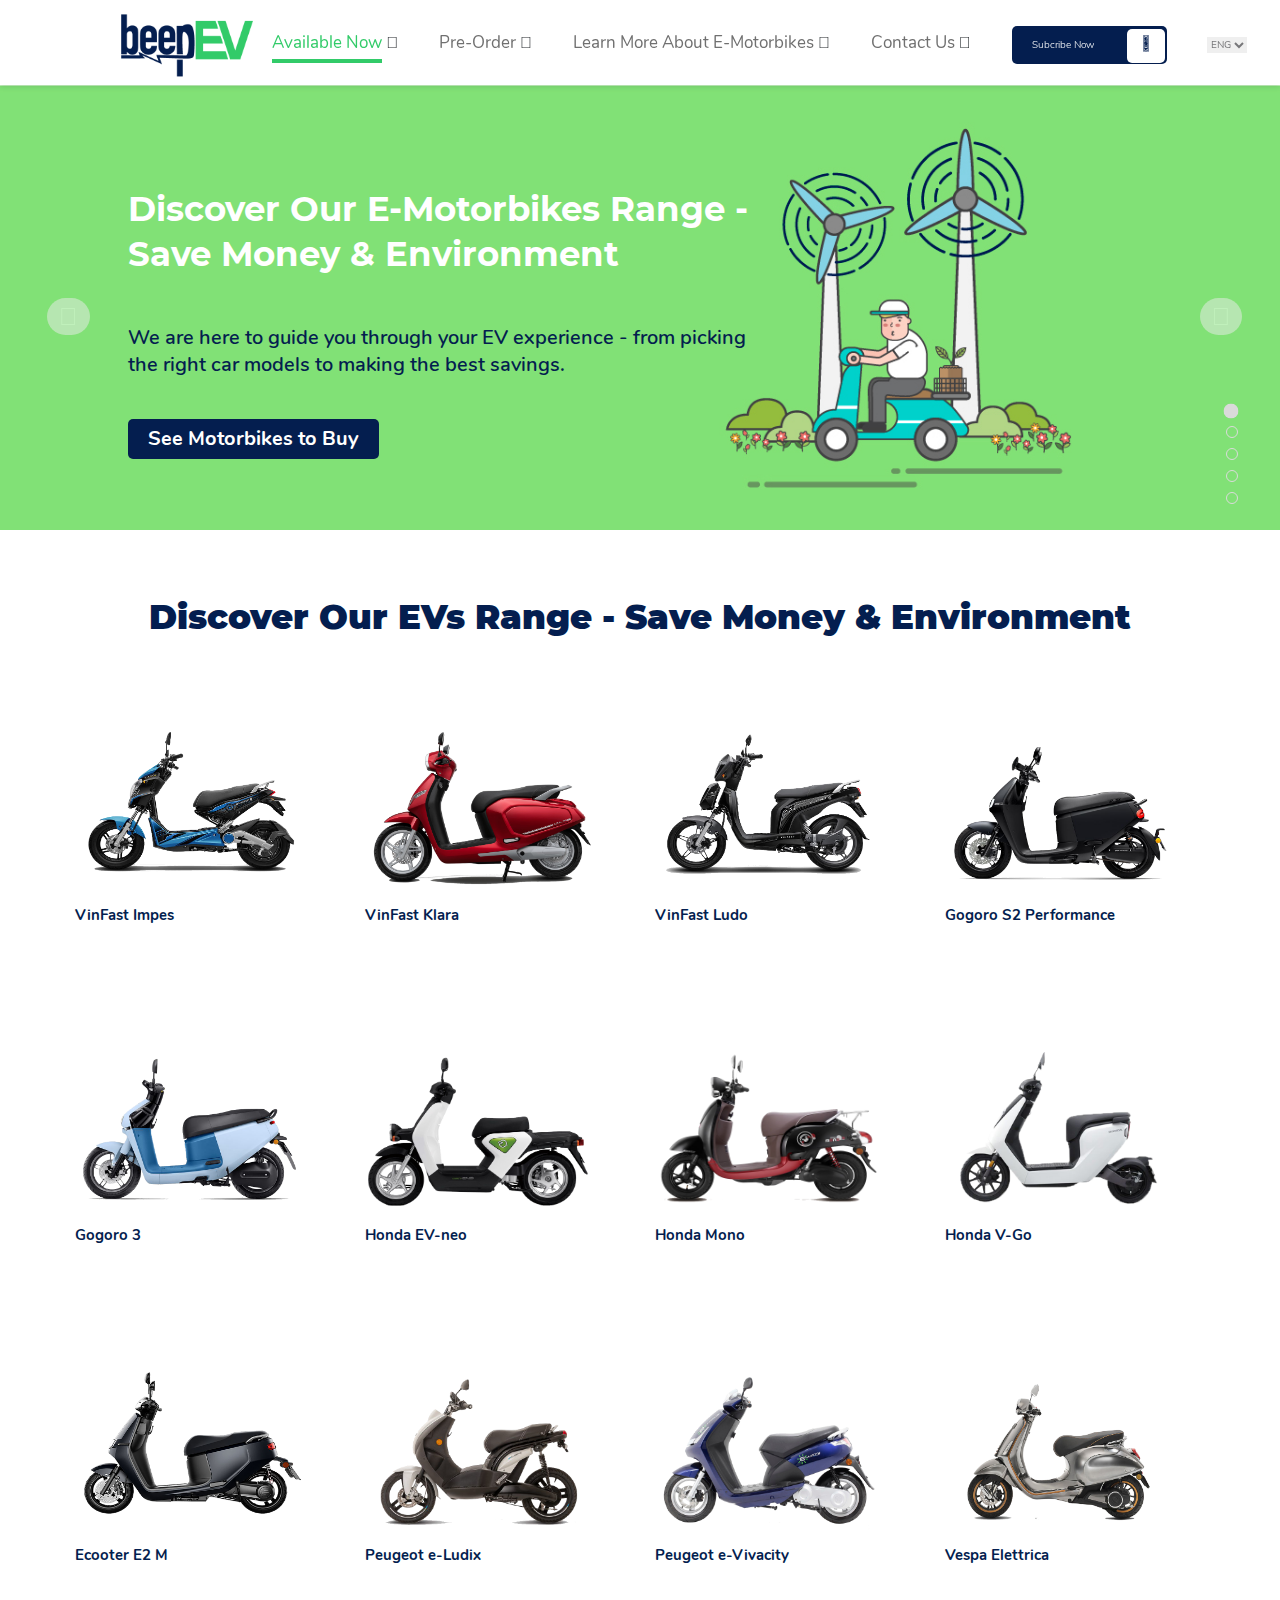
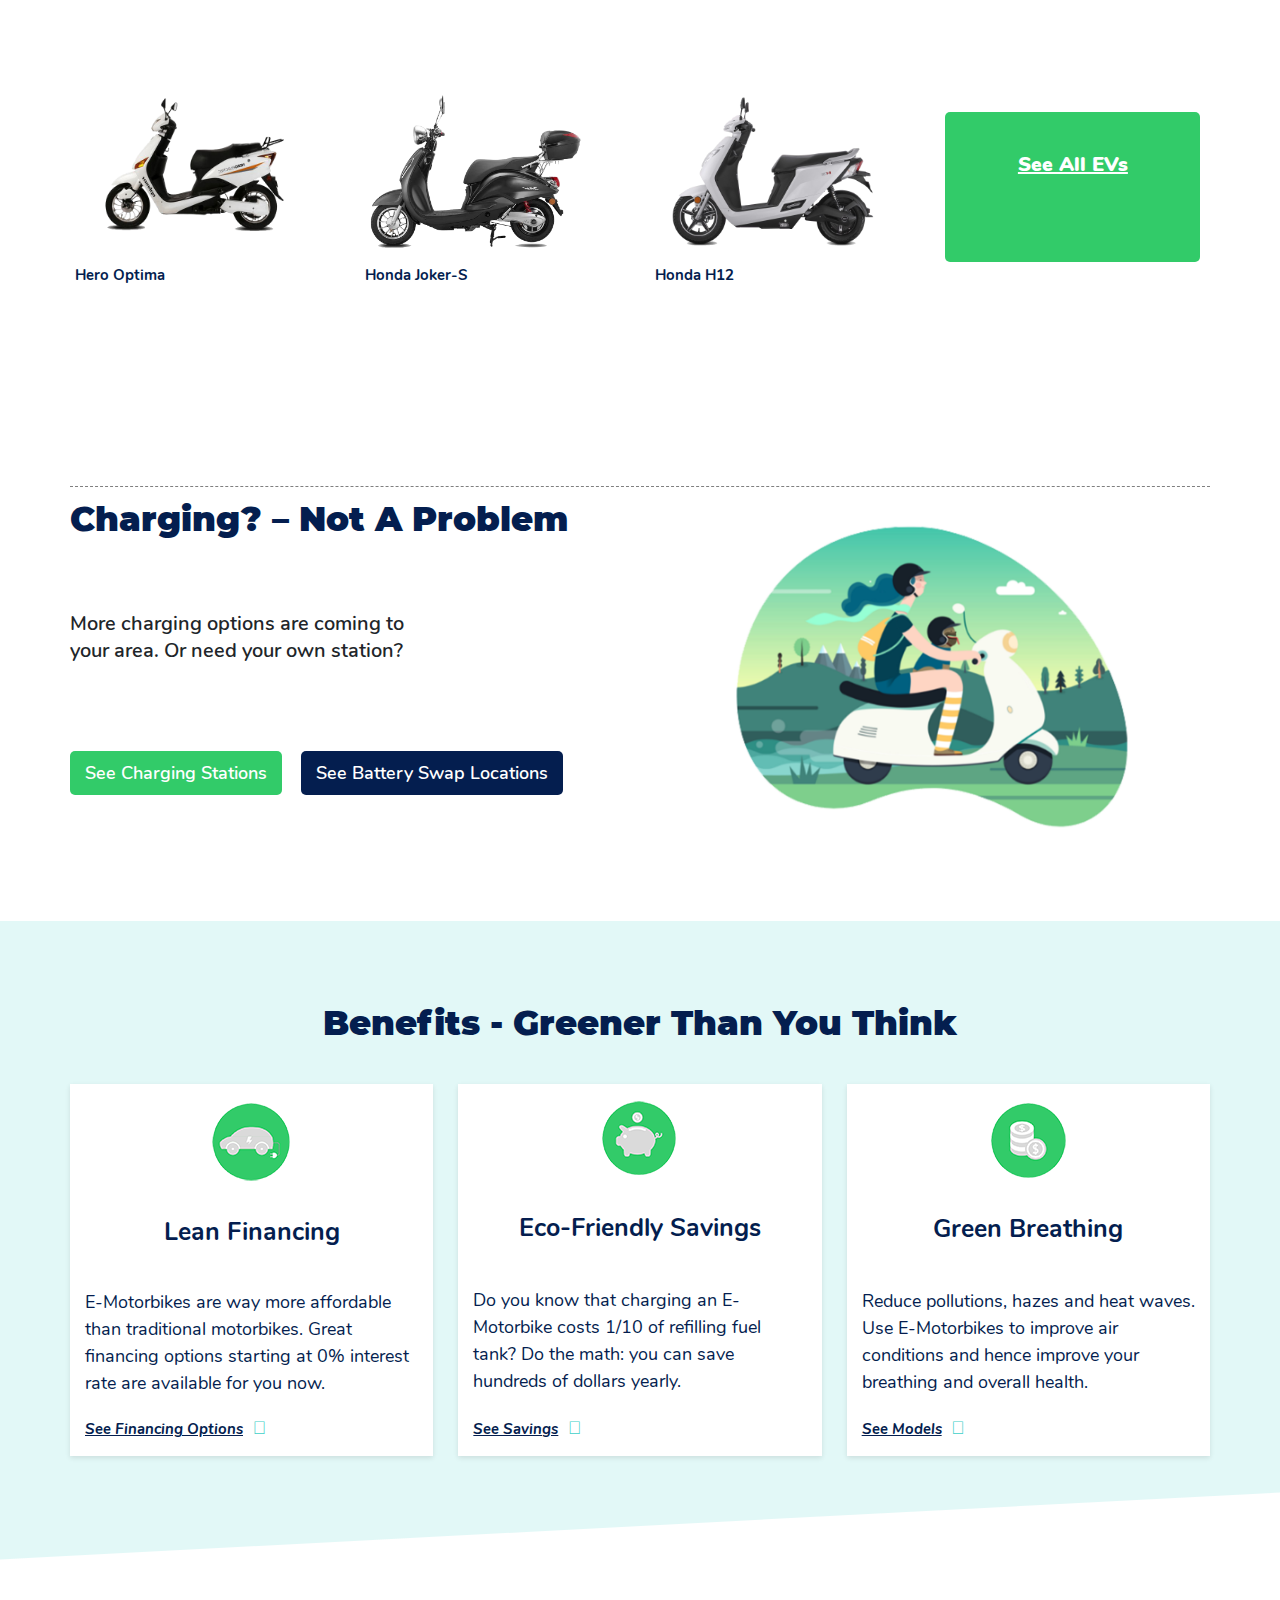
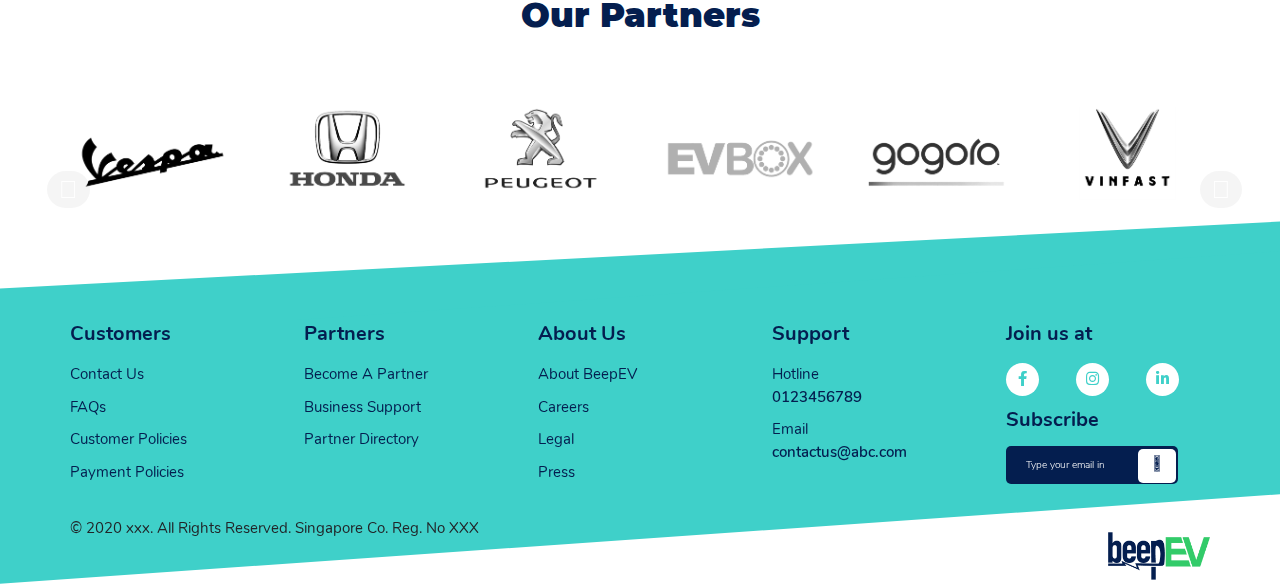
<file: index.html>
<!doctype html>
<html lang="en">
<head>
    <meta charset="UTF-8">
    <meta name="viewport"
          content="width=device-width, user-scalable=no, initial-scale=1.0, maximum-scale=1.0, minimum-scale=1.0">
    <meta http-equiv="X-UA-Compatible" content="ie=edge">
    <title>Electric Motobike_website</title>
    <link rel="stylesheet" href="vender/css/bootstrap.min.css">
    <link rel="stylesheet" href="https://pro.fontawesome.com/releases/v5.10.0/css/all.css" integrity="sha384-AYmEC3Yw5cVb3ZcuHtOA93w35dYTsvhLPVnYs9eStHfGJvOvKxVfELGroGkvsg+p" crossorigin="anonymous"/>
    <link rel="stylesheet" href="css/fontawesome.min.css">
    <link rel="stylesheet" href="css/brands.min.css">
    <link rel="stylesheet" href="css/solid.min.css">
    <link rel="stylesheet" href="style/fonts.css">
    <link rel="stylesheet" href="style/home_moto.css">
    <link rel="stylesheet" href="style/modal.css">
    <link rel="stylesheet" href="style/header.css">
    <link rel="stylesheet" href="style/footer_moto.css">
    <link rel="stylesheet" href="style/slide.css">

    <link rel="stylesheet" href="style/responsive/res_motobike.css">
</head>
<body>
<div class="wrapper">
    <div class="fix">
        <section class="header fixed-top">
            <div class="header-menu show-desktop">
                <div class="container-fluid">
                    <h1 id="logo">
                        <a href="index.html">
                            <img src="images/logo.png" alt="">
                        </a>
                    </h1>
                    <div class="menu-list">
                        <ul class="main-menu">
                            <li>
                                <a href="index.html" class="main-link active" >Available Now</a>
                                <i class="fal fa-chevron-down"></i>
                                <ul class="sub_menu">
                                    <li><a href="Product_page_category_detail.html">Today's Offers</a></li>
                                    <li><a href="Order_choose_product.html">Get A Quote</a></li>
                                </ul>
                            </li>
                            <li>
                                <a href="product_page.html" class="main-link">Pre-Order</a>
                                <i class="fal fa-chevron-down"></i>
                                <ul class="sub_menu">
                                    <li><a href="Product_page_category_detail.html">New Releases</a></li>
                                    <li><a href="Product_page_category_detail.html">VinFast</a></li>
                                    <li><a href="Product_page_category_detail.html">Honda</a></li>
                                    <li><a href="Product_page_category_detail.html">Pega</a></li>
                                    <li><a href="Product_page_category_detail.html">See all</a></li>

                                </ul>
                            </li>
                            <li>
                                <a href="#" class="main-link">Learn More About E-Motorbikes</a> <i class="fal fa-chevron-down"></i>
                                <ul class="sub_menu">
                                    <li><a href="learn_more_about_EVs.html">EV Guide</a></li>
                                    <li><a href="blog_EV_guide.html">Usage Tips</a></li>
                                    <li><a href="blog_EV_guide.html">Charging basis</a></li>
                                    <li><a href="Product_page_category_detail.html">Accessories</a></li>
                                    <li><a href="blog_EV_guide.html">Blog</a></li>
                                </ul>
                            </li>
                            <li>
                                <a href="contact.html" class="main-link" >Contact Us</a> <i class="fal fa-chevron-down"></i>
                                <ul class="sub_menu">
                                    <li><a href="contact.html">Contact Form</a></li>
                                    <li><a href="FAQs.html">FAQs</a></li>
                                </ul>
                            </li>
                            <li>
                                <a href="#" class="sub" onclick="call_modal();">Subcribe Now <i class="far fa-arrow-right"></i></a>
                            </li>
                            <li>
                                <div class="language">
                                    <select class="language_select" id="Select1">
                                        <option value="en">ENG</option>
                                        <option value="vn">VN</option>
                                    </select>
                                </div>
                            </li>
                        </ul>
                    </div>
                </div>
            </div>
            <div class="header-menu show-mobile">
                <div class="wrap">
                    <div class="menu-mobile">
                        <!-- Button trigger modal -->
                        <button type="button" class="k-btn-menu" data-toggle="modal" data-target="#exampleModal">
                            <i class="fas fa-bars"></i>
                        </button>
                        <!-- Modal -->
                        <div class="modal fade" id="exampleModal" tabindex="-1" role="dialog" aria-labelledby="exampleModalLabel" aria-hidden="true">
                            <div class="modal-dialog" role="document">
                                <div class="modal-content">
                                    <div class="modal-header">
                                        <button type="button" class="close" data-dismiss="modal" aria-label="Close">
                                            <span aria-hidden="true">&times;</span>
                                        </button>
                                    </div>
                                    <div class="modal-body">
                                        <div id="accordion_menu" role="tablist" aria-multiselectable="true">
                                            <div class="panel panel-default">
                                                <div class="panel-heading" role="tab" id="heading_1">
                                                    <div class="panel-title">
                                                        <a data-toggle="collapse" data-parent="#accordion_menu" href="#collapse_1" aria-expanded="true" aria-controls="collapse_1">
                                                            Available Now
                                                            <i class="fal fa-chevron-down k-down"></i>
                                                            <i class="fal fa-chevron-up k-up"></i>
                                                        </a>

                                                    </div>
                                                </div>
                                                <div id="collapse_1" class="panel-collapse collapse in" role="tabpanel" aria-labelledby="heading_1">
                                                    <div class="down">
                                                        <a href="Product_page_category_detail.html">Today's Offers</a>
                                                        <a href="Order_choose_product.html">Get A Quote</a>
                                                    </div>
                                                </div>
                                            </div>
                                            <div class="panel panel-default">
                                                <div class="panel-heading" role="tab" id="heading_2">
                                                    <div class="panel-title">
                                                        <a data-toggle="collapse" data-parent="#accordion_menu" href="#collapse_2" aria-expanded="true" aria-controls="collapse_2">
                                                            Pre-Order
                                                            <i class="fal fa-chevron-down k-down"></i>
                                                            <i class="fal fa-chevron-up k-up"></i>
                                                        </a>

                                                    </div>
                                                </div>
                                                <div id="collapse_2" class="panel-collapse collapse in" role="tabpanel" aria-labelledby="heading_2">
                                                    <div class="down">
                                                        <a href="Product_page_category_detail.html">New Releases</a>
                                                        <a href="Product_page_category_detail.html">VinFast</a>
                                                        <a href="Product_page_category_detail.html">Honda</a>
                                                        <a href="Product_page_category_detail.html">Pega</a>
                                                        <a href="Product_page_category_detail.html">See all</a>
                                                    </div>
                                                </div>
                                            </div>
                                            <div class="panel panel-default">
                                                <div class="panel-heading" role="tab" id="heading_3">
                                                    <div class="panel-title">
                                                        <a data-toggle="collapse" data-parent="#accordion_menu" href="#collapse_3" aria-expanded="true" aria-controls="collapse_3">
                                                            Learn More About EVs
                                                            <i class="fal fa-chevron-down k-down"></i>
                                                            <i class="fal fa-chevron-up k-up"></i>
                                                        </a>

                                                    </div>
                                                </div>
                                                <div id="collapse_3" class="panel-collapse collapse in" role="tabpanel" aria-labelledby="heading_3">
                                                    <div class="down">
                                                        <a href="blog_EV_guide.html">EV Guide</a>
                                                        <a href="blog_EV_guide.html">Usage Tips</a>
                                                        <a href="blog_EV_guide.html">Charging basis</a>
                                                        <a href="Product_page_category_detail.html">Accessories</a>
                                                        <a href="blog_EV_guide.html">Blog</a>
                                                    </div>
                                                </div>
                                            </div>
                                            <div class="panel panel-default">
                                                <div class="panel-heading" role="tab" id="heading_4">
                                                    <div class="panel-title">
                                                        <a data-toggle="collapse" data-parent="#accordion_menu" href="#collapse_4" aria-expanded="true" aria-controls="collapse_4">
                                                            Contact. Us
                                                            <i class="fal fa-chevron-down k-down"></i>
                                                            <i class="fal fa-chevron-up k-up"></i>
                                                        </a>

                                                    </div>
                                                </div>
                                                <div id="collapse_4" class="panel-collapse collapse in" role="tabpanel" aria-labelledby="heading_4">
                                                    <div class="down">
                                                        <a href="contact.html">Contact Form</a>
                                                        <a href="FAQs.html">FAQs</a>
                                                    </div>
                                                </div>
                                            </div>
                                            <div class="subscribe">
                                                <p>Subscribe</p>
                                                <a href="#" class="sub close k-close" onclick="call_modal();" data-dismiss="modal">Type your email in <i class="far fa-arrow-right"></i></a>
                                            </div>
                                        </div>
                                    </div>
                                </div>
                            </div>
                        </div>
                    </div>
                    <div class="menu-logo">
                        <a href="index.html">
                            <img src="images/logo.png" alt="" class="logo-mobile">
                        </a>
                    </div>
                    <div class="menu-laguage">
                        <div class="language">
                            <select class="language_select" id="Select2">
                                <option value="en">ENG</option>
                                <option value="vn">VN</option>
                            </select>
                        </div>
                    </div>
                </div>
            </div>
        </section>
    </div>
    <section class="hero">
        <div id="slide01" class="carousel slide" data-ride="carousel">
            <ol class="carousel-indicators k-nut">
                <li data-target="#slide01" data-slide-to="0" class="active"></li>
                <li data-target="#slide01" data-slide-to="1"></li>
                <li data-target="#slide01" data-slide-to="2"></li>
                <li data-target="#slide01" data-slide-to="3"></li>
                <li data-target="#slide01" data-slide-to="4"></li>
            </ol>
            <div class="carousel-inner">
                <div class="carousel-item active">
                    <div class="hero-carousel-caption">
                        <h3>Discover Our E-Motorbikes Range - Save Money & Environment</h3>
                        <p>We are here to guide you through your EV experience - from picking the right car
                            models to making the best savings.
                        </p>
                        <a href="Product_page_category_detail.html" class="seeCars">See Motorbikes to Buy</a>
                    </div>
                    <img src="images/slide-motobike.jpg" alt="" class="img-fluid img-slide">
                </div>
                <div class="carousel-item">
                    <div class="hero-carousel-caption">
                        <h3>Electric Cars Leasing for Clean Mobile Future</h3>
                        <p>We are here to guide you through your EV experience - from picking the right car
                            models to making the best savings.
                        </p>
                        <a href="Product_page_category_detail.html" class="seeCars">See Motorbikes to Buy</a>
                    </div>
                    <img src="images/slide-motobike.jpg" alt="" class="img-fluid img-slide">
                </div>
                <div class="carousel-item">
                    <div class="hero-carousel-caption">
                        <h3>Electric Cars Leasing for Clean Mobile Future</h3>
                        <p>We are here to guide you through your EV experience - from picking the right car
                            models to making the best savings.
                        </p>
                        <a href="Product_page_category_detail.html" class="seeCars">See Motorbikes to Buy</a>
                    </div>
                    <img src="images/slide-motobike.jpg" alt="" class="img-fluid img-slide">
                </div>
                <div class="carousel-item">
                    <div class="hero-carousel-caption">
                        <h3>Electric Cars Leasing for Clean Mobile Future</h3>
                        <p>We are here to guide you through your EV experience - from picking the right car
                            models to making the best savings.
                        </p>
                        <a href="Product_page_category_detail.html" class="seeCars">See Motorbikes to Buy</a>
                    </div>
                    <img src="images/slide-motobike.jpg" alt="" class="img-fluid img-slide">
                </div>
                <div class="carousel-item">
                    <div class="hero-carousel-caption">
                        <h3>Electric Cars Leasing for Clean Mobile Future</h3>
                        <p>We are here to guide you through your EV experience - from picking the right car
                            models to making the best savings.
                        </p>
                        <a href="Product_page_category_detail.html" class="seeCars">See Motorbikes to Buy</a>
                    </div>
                    <img src="images/slide-motobike.jpg" alt="" class="img-fluid img-slide">
                </div>
            </div>
            <a class="carousel-control-prev" href="#slide01" role="button" data-slide="prev">
                    <span class="carousel-control-prev-icon k-icon" aria-hidden="true">
                    <i class="fal fa-chevron-left"></i>
                    </span>
                <span class="sr-only">Previous</span>
            </a>
            <a class="carousel-control-next" href="#slide01" role="button" data-slide="next">
                    <span class="carousel-control-next-icon k-icon" aria-hidden="true">
                    <i class="fal fa-chevron-right"></i>
                    </span>
            </a>
        </div>
    </section>
    <section class="content">
        <div class="discover">
            <div class="container">
                <div class="row">
                    <div class="col">
                        <h2 class="title_abroad">Discover Our EVs Range - Save Money & Environment</h2>
                    </div>
                </div>
                <div class="row">
                    <div class="discover_list">
                        <div class="discover_list_item">
                            <div class="bg-item">
                                <p class="title-des">VinFast Impes</p>
                                <div class="description">
                                    <p>from <b><sup>$</sup>1,000</b></p>
                                    <p>range from xxx km</p>
                                    <a href="product_page.html">Learn More</a>
                                </div>
                            </div>
                            <div class="car-item">
                                <img src="images/motobike/1.png" alt="" class="img-fluid">
                                <p class="name">VinFast Impes</p>
                            </div>
                        </div>
                        <div class="discover_list_item">
                            <div class="bg-item">
                                <p class="title-des">VinFast Klara</p>
                                <div class="description">
                                    <p>from <b><sup>$</sup>1,000</b></p>
                                    <p>range from xxx km</p>
                                    <a href="product_page.html">Learn More</a>
                                </div>
                            </div>
                            <div class="car-item">
                                <img src="images/motobike/2.png" alt="" class="img-fluid">
                                <p class="name">VinFast Klara</p>
                            </div>
                        </div>
                        <div class="discover_list_item">
                            <div class="bg-item">
                                <p class="title-des">VinFast Ludo</p>
                                <div class="description">
                                    <p>from <b><sup>$</sup>1,000</b></p>
                                    <p>range from xxx km</p>
                                    <a href="product_page.html">Learn More</a>
                                </div>
                            </div>
                            <div class="car-item">
                                <img src="images/motobike/3.png" alt="" class="img-fluid">
                                <p class="name">VinFast Ludo</p>
                            </div>
                        </div>
                        <div class="discover_list_item">
                            <div class="bg-item">
                                <p class="title-des">Gogoro S2 Performance</p>
                                <div class="description">
                                    <p>from <b><sup>$</sup>1,000</b></p>
                                    <p>range from xxx km</p>
                                    <a href="product_page.html">Learn More</a>
                                </div>
                            </div>
                            <div class="car-item">
                                <img src="images/motobike/4.png" alt="" class="img-fluid">
                                <p class="name">Gogoro S2 Performance</p>
                            </div>
                        </div>
                        <div class="discover_list_item">
                            <div class="bg-item">
                                <p class="title-des">Gogoro 3</p>
                                <div class="description">
                                    <p>from <b><sup>$</sup>1,000</b></p>
                                    <p>range from xxx km</p>
                                    <a href="product_page.html">Learn More</a>
                                </div>
                            </div>
                            <div class="car-item">
                                <img src="images/motobike/5.png" alt="" class="img-fluid">
                                <p class="name">Gogoro 3</p>
                            </div>
                        </div>
                        <div class="discover_list_item">
                            <div class="bg-item">
                                <p class="title-des">Honda EV-neo</p>
                                <div class="description">
                                    <p>from <b><sup>$</sup>1,000</b></p>
                                    <p>range from xxx km</p>
                                    <a href="product_page.html">Learn More</a>
                                </div>
                            </div>
                            <div class="car-item">
                                <img src="images/motobike/6.png" alt="" class="img-fluid">
                                <p class="name">Honda EV-neo</p>
                            </div>
                        </div>
                        <div class="discover_list_item">
                            <div class="bg-item">
                                <p class="title-des">Honda Mono</p>
                                <div class="description">
                                    <p>from <b><sup>$</sup>1,000</b></p>
                                    <p>range from xxx km</p>
                                    <a href="product_page.html">Learn More</a>
                                </div>
                            </div>
                            <div class="car-item">
                                <img src="images/motobike/7.png" alt="" class="img-fluid">
                                <p class="name">Honda Mono</p>
                            </div>
                        </div>
                        <div class="discover_list_item">
                            <div class="bg-item">
                                <p class="title-des">Honda V-Go</p>
                                <div class="description">
                                    <p>from <b><sup>$</sup>1,000</b></p>
                                    <p>range from xxx km</p>
                                    <a href="product_page.html">Learn More</a>
                                </div>
                            </div>
                            <div class="car-item">
                                <img src="images/motobike/8.png" alt="" class="img-fluid">
                                <p class="name">Honda V-Go</p>
                            </div>
                        </div>
                        <div class="discover_list_item">
                            <div class="bg-item">
                                <p class="title-des">Ecooter E2 M</p>
                                <div class="description">
                                    <p>from <b><sup>$</sup>1,000</b></p>
                                    <p>range from xxx km</p>
                                    <a href="product_page.html">Learn More</a>
                                </div>
                            </div>
                            <div class="car-item">
                                <img src="images/motobike/9.png" alt="" class="img-fluid">
                                <p class="name">Ecooter E2 M</p>
                            </div>
                        </div>
                        <div class="discover_list_item">
                            <div class="bg-item">
                                <p class="title-des">Peugeot e-Ludix</p>
                                <div class="description">
                                    <p>from <b><sup>$</sup>1,000</b></p>
                                    <p>range from xxx km</p>
                                    <a href="product_page.html">Learn More</a>
                                </div>
                            </div>
                            <div class="car-item">
                                <img src="images/motobike/10.png" alt="" class="img-fluid">
                                <p class="name">Peugeot e-Ludix</p>
                            </div>
                        </div>
                        <div class="discover_list_item">
                            <div class="bg-item">
                                <p class="title-des">Peugeot e-Vivacity</p>
                                <div class="description">
                                    <p>from <b><sup>$</sup>1,000</b></p>
                                    <p>range from xxx km</p>
                                    <a href="product_page.html">Learn More</a>
                                </div>
                            </div>
                            <div class="car-item">
                                <img src="images/motobike/11.png" alt="" class="img-fluid">
                                <p class="name">Peugeot e-Vivacity</p>
                            </div>
                        </div>
                        <div class="discover_list_item">
                            <div class="bg-item">
                                <p class="title-des">Vespa Elettrica</p>
                                <div class="description">
                                    <p>from <b><sup>$</sup>1,000</b></p>
                                    <p>range from xxx km</p>
                                    <a href="product_page.html">Learn More</a>
                                </div>
                            </div>
                            <div class="car-item">
                                <img src="images/motobike/12.png" alt="" class="img-fluid">
                                <p class="name">Vespa Elettrica</p>
                            </div>
                        </div>
                        <div class="discover_list_item">
                            <div class="bg-item">
                                <p class="title-des">Hero Optima</p>
                                <div class="description">
                                    <p>from <b><sup>$</sup>1,000</b></p>
                                    <p>range from xxx km</p>
                                    <a href="product_page.html">Learn More</a>
                                </div>
                            </div>
                            <div class="car-item">
                                <img src="images/motobike/13.png" alt="" class="img-fluid">
                                <p class="name">Hero Optima</p>
                            </div>
                        </div>
                        <div class="discover_list_item">
                            <div class="bg-item">
                                <p class="title-des">Honda Joker-S</p>
                                <div class="description">
                                    <p>from <b><sup>$</sup>1,000</b></p>
                                    <p>range from xxx km</p>
                                    <a href="product_page.html">Learn More</a>
                                </div>
                            </div>
                            <div class="car-item">
                                <img src="images/motobike/14.png" alt="" class="img-fluid">
                                <p class="name">Honda Joker-S</p>
                            </div>
                        </div>
                        <div class="discover_list_item">
                            <div class="bg-item">
                                <p class="title-des">Honda H12</p>
                                <div class="description">
                                    <p>from <b><sup>$</sup>1,000</b></p>
                                    <p>range from xxx km</p>
                                    <a href="product_page.html">Learn More</a>
                                </div>
                            </div>
                            <div class="car-item">
                                <img src="images/motobike/15.png" alt="" class="img-fluid">
                                <p class="name">Honda H12</p>
                            </div>
                        </div>
                        <div class="discover_list_item other">
                            <div class="car-item">
                                <i class="fal fa-chevron-double-down"></i>
                                <a href="Product_page_category_detail.html">See All EVs</a>
                            </div>
                        </div>
                    </div>
                </div>
            </div>
        </div>
        <!--end discover-->
        <div class="chargin">
            <div class="container">
                <div class="chargin_item">
                    <h2 class="title_abroad">Charging? – Not A Problem</h2>
                    <p>More charging options are coming to your area. Or need your own station? </p>
                    <div class="chargin_item show-mobile">
                        <img src="images/parallax-two.jpg" alt="">
                    </div>
                    <a href="map.html" class="map-see">See Charging Stations</a>
                    <a href="#" class="map-see">See Battery Swap Locations</a>
                </div>
                <div class="chargin_item show-desktop">
                    <img src="images/parallax-two.jpg" alt="">
                </div>
            </div>
        </div>
        <!--end chargin-->
        <div class="benefits">
            <div class="container">
                <h2 class="title_abroad">Benefits - Greener Than You Think</h2>
                <div class="benefits_list">
                    <div class="benefits_list_item text-center">
                        <div>
                            <img src="images/icon/01.png" alt="">
                            <h4>Lean Financing</h4>
                        </div>
                        <div class="text-left">
                            <p>E-Motorbikes are way more affordable than traditional motorbikes. Great financing options starting at 0% interest rate are available for you now.</p>
                        </div>
                        <div class="text-left">
                            <a href="blog_EV_guide.html">See Financing Options</a>
                            <i class="far fa-arrow-right"></i>
                        </div>
                    </div>
                    <div class="benefits_list_item text-center">
                        <div>
                            <img src="images/icon/02.png" alt="">
                            <h4>Eco-Friendly Savings</h4>
                        </div>
                        <div class="text-left">
                            <p>Do you know that charging an E-Motorbike costs 1/10 of refilling fuel tank? Do the math: you can save hundreds of dollars yearly.</p>
                        </div>
                        <div class="text-left">
                            <a href="blog_EV_guide.html">See Savings</a>
                            <i class="far fa-arrow-right"></i>
                        </div>
                    </div>
                    <div class="benefits_list_item text-center">
                        <div>
                            <img src="images/icon/03.png" alt="">
                            <h4>Green Breathing</h4>
                        </div>
                        <div class="text-left">
                            <p>Reduce pollutions, hazes and heat waves. Use E-Motorbikes to improve  air conditions and hence improve your breathing and overall health. </p>
                        </div>
                        <div class="text-left">
                            <a href="blog_EV_guide.html">See Models</a>
                            <i class="far fa-arrow-right"></i>
                        </div>
                    </div>
                </div>
            </div>
        </div>
        <!--end benefits-->
        <div class="OurPartners">
            <div class="container">
                <div class="row">
                    <div class="col">
                        <h2 class="title_abroad">Our Partners</h2>
                    </div>
                </div>
            </div>
            <div id="slide02" class="carousel slide" data-ride="carousel">
                <div class="carousel-inner">
                    <div class="carousel-item active">
                        <div class="container">
                            <div class="row">
                                <div class="col img-hover">
                                    <img src="images/Partner_logo/1-mau.png" alt="" class="over_lay_img">
                                </div>
                                <div class="col img-hover">
                                    <img src="images/Partner_logo/2-mau.png" alt="" class="over_lay_img">
                                </div>
                                <div class="col img-hover">
                                    <img src="images/Partner_logo/3-mau.png" alt="" class="over_lay_img">
                                </div>
                                <div class="col img-hover">
                                    <img src="images/Partner_logo/4-mau.png" alt="" class="over_lay_img">
                                </div>
                                <div class="col img-hover">
                                    <img src="images/Partner_logo/5-mau.png" alt="" class="over_lay_img">
                                </div>
                                <div class="col img-hover">
                                    <img src="images/Partner_logo/6-mau.png" alt="" class="over_lay_img">
                                </div>
                            </div>
                        </div>
                    </div>
                    <div class="carousel-item">
                        <div class="container">
                            <div class="row">
                                <div class="col img-hover">
                                    <img src="images/Partner_logo/1-mau.png" alt="" class="over_lay_img">
                                </div>
                                <div class="col img-hover">
                                    <img src="images/Partner_logo/2-mau.png" alt="" class="over_lay_img">
                                </div>
                                <div class="col img-hover">
                                    <img src="images/Partner_logo/3-mau.png" alt="" class="over_lay_img">
                                </div>
                                <div class="col img-hover">
                                    <img src="images/Partner_logo/4-mau.png" alt="" class="over_lay_img">
                                </div>
                                <div class="col img-hover">
                                    <img src="images/Partner_logo/5-mau.png" alt="" class="over_lay_img">
                                </div>
                                <div class="col img-hover">
                                    <img src="images/Partner_logo/6-mau.png" alt="" class="over_lay_img">
                                </div>
                            </div>
                        </div>
                    </div>
                </div>
                <a class="carousel-control-prev" href="#slide02" role="button" data-slide="prev">
                    <span class="carousel-control-prev-icon k-icon" aria-hidden="true">
                    <i class="fal fa-chevron-left"></i>
                    </span>
                    <span class="sr-only">Previous</span>
                </a>
                <a class="carousel-control-next" href="#slide02" role="button" data-slide="next">
                    <span class="carousel-control-next-icon k-icon" aria-hidden="true">
                    <i class="fal fa-chevron-right"></i>
                    </span>
                </a>
            </div>
        </div>
    </section>
    <section class="footer">
        <div class="content">
            <div class="footer_top show-desktop">
                <div class="container">
                    <div class="row">
                        <div class="col">
                            <p>Customers</p>
                            <div class="footer_info">
                                <a href="contact.html">Contact Us</a>
                                <a href="FAQs.html">FAQs</a>
                                <a href="customer_policies.html">Customer Policies</a>
                                <a href="customer_policies.html">Payment Policies</a>
                            </div>
                        </div>
                        <div class="col">
                            <p>Partners</p>
                            <div class="footer_info">
                                <a href="customer_policies.html">Become A Partner</a>
                                <a href="customer_policies.html">Business Support</a>
                                <a href="customer_policies.html">Partner Directory</a>
                            </div>
                        </div>
                        <div class="col">
                            <p>About Us</p>
                            <div class="footer_info">
                                <a href="about_us.html">About BeepEV</a>
                                <a href="customer_policies.html">Careers</a>
                                <a href="customer_policies.html">Legal</a>
                                <a href="customer_policies.html">Press</a>
                            </div>
                        </div>
                        <div class="col">
                            <p>Support</p>
                            <div class="footer_info">
                                <span>Hotline <br><b class="font-other">0123456789</b></span>
                                <span>Email <br> <b class="font-other">contactus@abc.com</b></span>
                            </div>
                        </div>
                        <div class="col">
                            <p>Join us at</p>
                            <div class="footer_info link">
                                <a href="https://www.facebook.com/beepev.vn"><i class="fab fa-facebook-f"></i></a>
                                <a href="#"><i class="fab fa-instagram"></i></a>
                                <a href="#"><i class="fab fa-linkedin-in"></i></a>
                            </div>
                            <p>Subscribe</p>
                            <a href="#" class="sub" onclick="call_modal();">Type your email in <i class="far fa-arrow-right"></i></a>
                        </div>
                    </div>
                </div>
            </div>
            <div class="footer_top show-mobile">
                <div id="accordion" role="tablist" aria-multiselectable="true">
                    <div class="panel panel-default">
                        <div class="panel-heading" role="tab" id="headingOne">
                            <div class="panel-title">
                                <a data-toggle="collapse" data-parent="#accordion" href="#collapseOne" aria-expanded="true" aria-controls="collapseOne">
                                    Customers
                                </a>
                                <i class="fal fa-chevron-down"></i>
                            </div>
                        </div>
                        <div id="collapseOne" class="panel-collapse collapse in" role="tabpanel" aria-labelledby="headingOne">
                            <div class="down">
                                <a href="contact.html">Contact Us</a>
                                <a href="FAQs.html">FAQs</a>
                                <a href="customer_policies.html">Customer Policies</a>
                                <a href="customer_policies.html">Payment Policies</a>
                            </div>
                        </div>
                    </div>
                    <div class="panel panel-default">
                        <div class="panel-heading" role="tab" id="headingTwo">
                            <div class="panel-title">
                                <a class="collapsed" data-toggle="collapse" data-parent="#accordion" href="#collapseTwo" aria-expanded="false" aria-controls="collapseOne">
                                    Partners
                                </a>
                                <i class="fal fa-chevron-down"></i>
                            </div>
                        </div>
                        <div id="collapseTwo" class="panel-collapse collapse" role="tabpanel" aria-labelledby="headingOne">
                            <div class="down">
                                <a href="customer_policies.html">Become A Partner</a>
                                <a href="customer_policies.html">Business Support</a>
                                <a href="customer_policies.html">Partner Directory</a>
                            </div>
                        </div>
                    </div>
                    <div class="panel panel-default">
                        <div class="panel-heading" role="tab" id="headingThree">
                            <div class="panel-title">
                                <a class="collapsed" data-toggle="collapse" data-parent="#accordion" href="#collapseThree" aria-expanded="false" aria-controls="collapseOne">
                                    About Us
                                </a>
                                <i class="fal fa-chevron-down"></i>
                            </div>
                        </div>
                        <div id="collapseThree" class="panel-collapse collapse" role="tabpanel" aria-labelledby="headingOne">
                            <div class="down">
                                <a href="about_us.html">About BeepEV</a>
                                <a href="customer_policies.html">Careers</a>
                                <a href="customer_policies.html">Legal</a>
                                <a href="customer_policies.html">Press</a>
                            </div>
                        </div>
                    </div>
                    <div class="panel panel-default">
                        <div class="panel-heading" role="tab" id="headingFour">
                            <div class="panel-title">
                                <a class="collapsed" data-toggle="collapse" data-parent="#accordion" href="#collapseFour" aria-expanded="false" aria-controls="collapseOne">
                                    Support
                                </a>
                                <i class="fal fa-chevron-down"></i>
                            </div>
                        </div>
                        <div id="collapseFour" class="panel-collapse collapse" role="tabpanel" aria-labelledby="headingOne">
                            <div class="down">
                                <div class="footer_info">
                                    <span>Hotline <br><b class="font-other">0123456789</b></span>
                                    <span>Email <br> <b class="font-other">contactus@abc.com</b></span>
                                </div>
                            </div>
                        </div>
                    </div>
                    <div class="line"></div>
                    <div class="join">
                        <p>Join us at</p>
                        <div class="join-icon">
                            <a href="https://www.facebook.com/beepev.vn"><i class="fab fa-facebook-f"></i></a>
                            <a href="#"><i class="fab fa-instagram"></i></a>
                            <a href="#"><i class="fab fa-linkedin-in"></i></a>
                        </div>
                    </div>
                    <div class="subscribe">
                        <p>Subscribe</p>
                        <a href="#" class="sub" onclick="call_modal();">Type your email in <i class="far fa-arrow-right"></i></a>
                    </div>
                </div>
            </div>
            <div class="footer_bottom">
                <div class="container">
                    <div class="footer_bottom_list">
                        <div class="footer_bottom_list_item">
                            <h1 id="logo-f">
                                <a href="#"><img src="images/logo.png" alt="" class="logo-footer"></a>
                            </h1>
                            <p>© 2020 xxx. All Rights Reserved. Singapore Co. Reg. No XXX</p>
                        </div>
                    </div>
                </div>
            </div>
        </div>
    </section>
</div>
<span class="backtotop">
    <a href=""><i class="fa fa-angle-up" style="font-size: 20px"></i></a>
</span>
<div class="contact-modal">
    <div class="box">
        <input name="modal" type="checkbox" id="modal" class="hidden">
        <label for="modal" class="label-show-modal" onclick="call_modal();"></label>
        <div class="modal-show">
            <div class="modal-show-inner">
                <!--               <label for="modal" >&#10006;</label>-->
                <a type="button" class="close" data-dismiss="modal" onclick="hide_modal();">&times;</a>
                <h2 class="title-modal">JOIN OUR NEWSLETTER</h2>
                <p class="des-title">Subscribe our newsletter to receive the latest news and exclusive offers every week. No spam.</p>
                <div class="response"></div>
                <div class="content">
                    <form id="contactForm" method="POST">
                        <div class="k-form-control">
                            <input type="email" name="email" id="email" placeholder="Enter your email">
                            <br>
                        </div>
                        <div class="k-form-control">
                            <a onclick="call_modal();" class="k-btn" style="cursor: pointer">SUBSCRIBE</a>
                            <a href="#" onclick="hide_modal();" class="cancel">NO THANKS</a>
                        </div>
                    </form>
                </div>
            </div>
        </div>
    </div>
</div>

<script type="text/javascript" src="vender/js/jquery.min.js"></script>
<!--<script type="text/javascript" src="vender/js/jquery-3.5.1.slim.min.js"></script>-->
<script type="text/javascript" src="vender/js/popper.min.js"></script>
<script type="text/javascript" src="vender/js/bootstrap.min.js"></script>
<script type="text/javascript" src="js/fontawesome.min.js"></script>
<script type="text/javascript" src="vender/js/jquery.js"></script>
<script type="text/javascript" src="js/backtotop.js"></script>
<script type="text/javascript" src="js/menu.js"></script>
<script type="text/javascript" src="js/modal-show.js"></script>
</body>
</html>
</file>
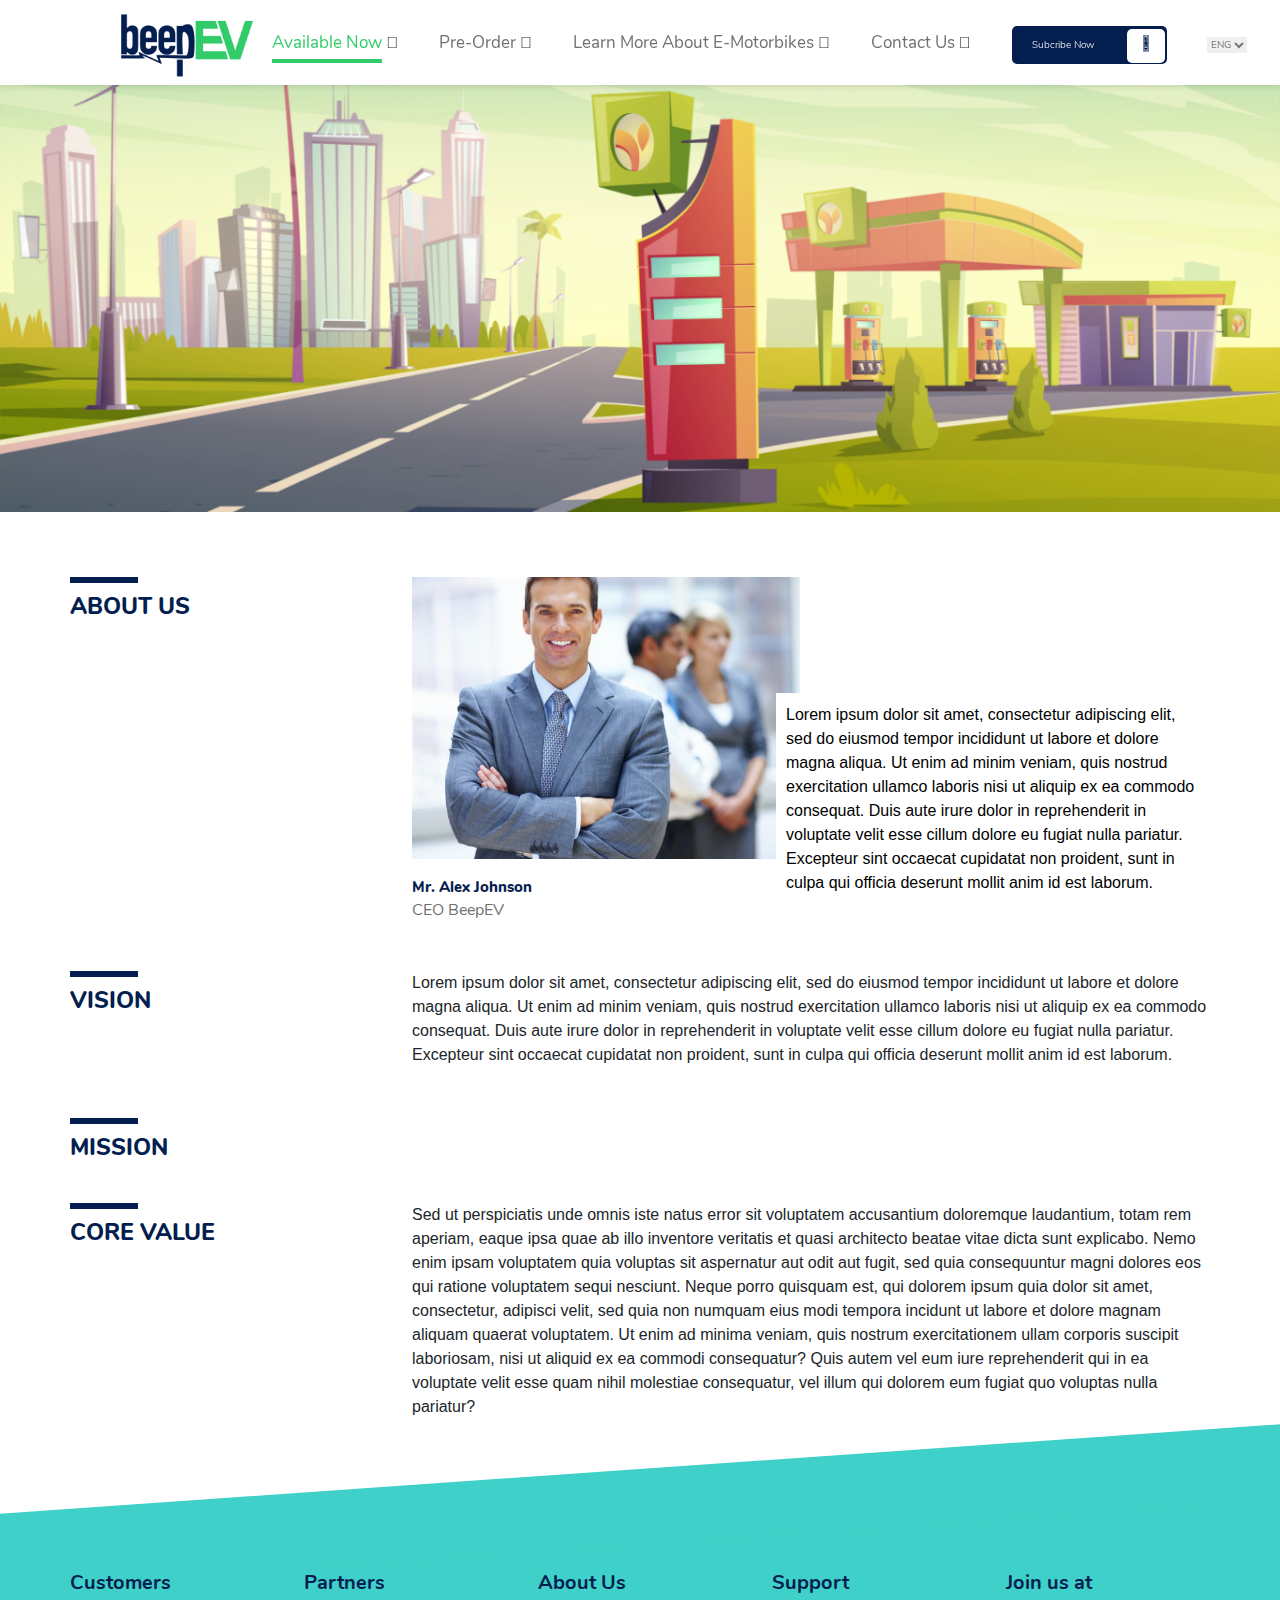
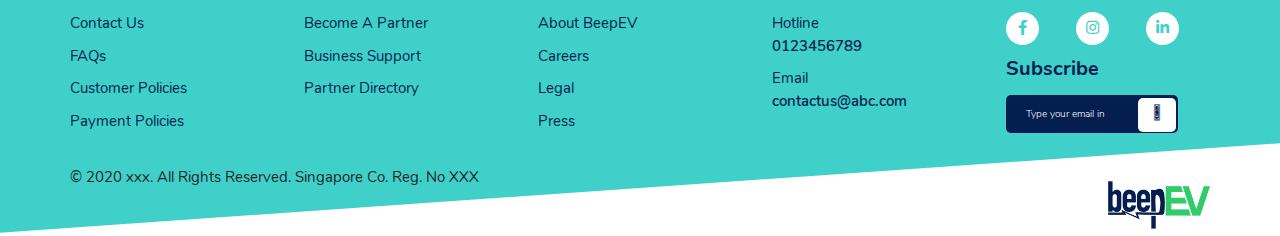
<file: about_us.html>
<!doctype html>
<html lang="en">
<head>
    <meta charset="UTF-8">
    <meta name="viewport"
          content="width=device-width, user-scalable=no, initial-scale=1.0, maximum-scale=1.0, minimum-scale=1.0">
    <meta http-equiv="X-UA-Compatible" content="ie=edge">
    <title>About us</title>
    <link rel="stylesheet" href="vender/css/bootstrap.min.css">
    <link rel="stylesheet" href="https://pro.fontawesome.com/releases/v5.10.0/css/all.css" integrity="sha384-AYmEC3Yw5cVb3ZcuHtOA93w35dYTsvhLPVnYs9eStHfGJvOvKxVfELGroGkvsg+p" crossorigin="anonymous"/>
    <link rel="stylesheet" href="css/fontawesome.min.css">
    <link rel="stylesheet" href="css/brands.min.css">
    <link rel="stylesheet" href="css/solid.min.css">
    <link rel="stylesheet" href="style/fonts.css">
    <link rel="stylesheet" href="style/home_moto.css">
    <link rel="stylesheet" href="style/about_us.css">
    <link rel="stylesheet" href="style/header.css">
    <link rel="stylesheet" href="style/footer_moto.css">
    <link rel="stylesheet" href="style/slide.css">
    <link rel="stylesheet" href="style/modal.css">
    <link rel="stylesheet" href="style/responsive/res_motobike.css">
</head>
<body>
<div class="wrapper">
    <div class="fix">
        <section class="header fixed-top">
            <div class="header-menu show-desktop">
                <div class="container-fluid">
                    <h1 id="logo">
                        <a href="index.html">
                            <img src="images/logo.png" alt="">
                        </a>
                    </h1>
                    <div class="menu-list">
                        <ul class="main-menu">
                            <li>
                                <a href="index.html" class="main-link active" >Available Now</a>
                                <i class="fal fa-chevron-down"></i>
                                <ul class="sub_menu">
                                    <li><a href="Product_page_category_detail.html">Today's Offers</a></li>
                                    <li><a href="Order_choose_product.html">Get A Quote</a></li>
                                </ul>
                            </li>
                            <li>
                                <a href="product_page.html" class="main-link">Pre-Order</a>
                                <i class="fal fa-chevron-down"></i>
                                <ul class="sub_menu">
                                    <li><a href="Product_page_category_detail.html">New Releases</a></li>
                                    <li><a href="Product_page_category_detail.html">VinFast</a></li>
                                    <li><a href="Product_page_category_detail.html">Honda</a></li>
                                    <li><a href="Product_page_category_detail.html">Pega</a></li>
                                    <li><a href="Product_page_category_detail.html">See all</a></li>

                                </ul>
                            </li>
                            <li>
                                <a href="#" class="main-link">Learn More About E-Motorbikes</a> <i class="fal fa-chevron-down"></i>
                                <ul class="sub_menu">
                                    <li><a href="learn_more_about_EVs.html">EV Guide</a></li>
                                    <li><a href="blog_EV_guide.html">Usage Tips</a></li>
                                    <li><a href="blog_EV_guide.html">Charging basis</a></li>
                                    <li><a href="Product_page_category_detail.html">Accessories</a></li>
                                    <li><a href="blog_EV_guide.html">Blog</a></li>
                                </ul>
                            </li>
                            <li>
                                <a href="contact.html" class="main-link" >Contact Us</a> <i class="fal fa-chevron-down"></i>
                                <ul class="sub_menu">
                                    <li><a href="contact.html">Contact Form</a></li>
                                    <li><a href="FAQs.html">FAQs</a></li>
                                </ul>
                            </li>
                            <li>
                                <a href="#" class="sub" onclick="call_modal();">Subcribe Now <i class="far fa-arrow-right"></i></a>
                            </li>
                            <li>
                                <div class="language">
                                    <select class="language_select" id="Select1">
                                        <option value="en">ENG</option>
                                        <option value="vn">VN</option>
                                    </select>
                                </div>
                            </li>
                        </ul>
                    </div>
                </div>
            </div>
            <div class="header-menu show-mobile">
                <div class="wrap">
                    <div class="menu-mobile">
                        <!-- Button trigger modal -->
                        <button type="button" class="k-btn-menu" data-toggle="modal" data-target="#exampleModal">
                            <i class="fas fa-bars"></i>
                        </button>
                        <!-- Modal -->
                        <div class="modal fade" id="exampleModal" tabindex="-1" role="dialog" aria-labelledby="exampleModalLabel" aria-hidden="true">
                            <div class="modal-dialog" role="document">
                                <div class="modal-content">
                                    <div class="modal-header">
                                        <button type="button" class="close" data-dismiss="modal" aria-label="Close">
                                            <span aria-hidden="true">&times;</span>
                                        </button>
                                    </div>
                                    <div class="modal-body">
                                        <div id="accordion_menu" role="tablist" aria-multiselectable="true">
                                            <div class="panel panel-default">
                                                <div class="panel-heading" role="tab" id="heading_1">
                                                    <div class="panel-title">
                                                        <a data-toggle="collapse" data-parent="#accordion_menu" href="#collapse_1" aria-expanded="true" aria-controls="collapse_1">
                                                            Available Now
                                                            <i class="fal fa-chevron-down k-down"></i>
                                                            <i class="fal fa-chevron-up k-up"></i>
                                                        </a>

                                                    </div>
                                                </div>
                                                <div id="collapse_1" class="panel-collapse collapse in" role="tabpanel" aria-labelledby="heading_1">
                                                    <div class="down">
                                                        <a href="Product_page_category_detail.html">Today's Offers</a>
                                                        <a href="Order_choose_product.html">Get A Quote</a>
                                                    </div>
                                                </div>
                                            </div>
                                            <div class="panel panel-default">
                                                <div class="panel-heading" role="tab" id="heading_2">
                                                    <div class="panel-title">
                                                        <a data-toggle="collapse" data-parent="#accordion_menu" href="#collapse_2" aria-expanded="true" aria-controls="collapse_2">
                                                            Pre-Order
                                                            <i class="fal fa-chevron-down k-down"></i>
                                                            <i class="fal fa-chevron-up k-up"></i>
                                                        </a>

                                                    </div>
                                                </div>
                                                <div id="collapse_2" class="panel-collapse collapse in" role="tabpanel" aria-labelledby="heading_2">
                                                    <div class="down">
                                                        <a href="Product_page_category_detail.html">New Releases</a>
                                                        <a href="Product_page_category_detail.html">VinFast</a>
                                                        <a href="Product_page_category_detail.html">Honda</a>
                                                        <a href="Product_page_category_detail.html">Pega</a>
                                                        <a href="Product_page_category_detail.html">See all</a>
                                                    </div>
                                                </div>
                                            </div>
                                            <div class="panel panel-default">
                                                <div class="panel-heading" role="tab" id="heading_3">
                                                    <div class="panel-title">
                                                        <a data-toggle="collapse" data-parent="#accordion_menu" href="#collapse_3" aria-expanded="true" aria-controls="collapse_3">
                                                            Learn More About EVs
                                                            <i class="fal fa-chevron-down k-down"></i>
                                                            <i class="fal fa-chevron-up k-up"></i>
                                                        </a>

                                                    </div>
                                                </div>
                                                <div id="collapse_3" class="panel-collapse collapse in" role="tabpanel" aria-labelledby="heading_3">
                                                    <div class="down">
                                                        <a href="blog_EV_guide.html">EV Guide</a>
                                                        <a href="blog_EV_guide.html">Usage Tips</a>
                                                        <a href="blog_EV_guide.html">Charging basis</a>
                                                        <a href="Product_page_category_detail.html">Accessories</a>
                                                        <a href="blog_EV_guide.html">Blog</a>
                                                    </div>
                                                </div>
                                            </div>
                                            <div class="panel panel-default">
                                                <div class="panel-heading" role="tab" id="heading_4">
                                                    <div class="panel-title">
                                                        <a data-toggle="collapse" data-parent="#accordion_menu" href="#collapse_4" aria-expanded="true" aria-controls="collapse_4">
                                                            Contact. Us
                                                            <i class="fal fa-chevron-down k-down"></i>
                                                            <i class="fal fa-chevron-up k-up"></i>
                                                        </a>

                                                    </div>
                                                </div>
                                                <div id="collapse_4" class="panel-collapse collapse in" role="tabpanel" aria-labelledby="heading_4">
                                                    <div class="down">
                                                        <a href="contact.html">Contact Form</a>
                                                        <a href="FAQs.html">FAQs</a>
                                                    </div>
                                                </div>
                                            </div>
                                            <div class="subscribe">
                                                <p>Subscribe</p>
                                                <a href="#" class="sub close k-close" onclick="call_modal();" data-dismiss="modal">Type your email in <i class="far fa-arrow-right"></i></a>
                                            </div>
                                        </div>
                                    </div>
                                </div>
                            </div>
                        </div>
                    </div>
                    <div class="menu-logo">
                        <a href="index.html">
                            <img src="images/logo.png" alt="" class="logo-mobile">
                        </a>
                    </div>
                    <div class="menu-laguage">
                        <div class="language">
                            <select class="language_select" id="Select2">
                                <option value="en">ENG</option>
                                <option value="vn">VN</option>
                            </select>
                        </div>
                    </div>
                </div>
            </div>
        </section>
    </div>
    <section class="hero">
        <img src="images/asset-2.png" alt="" >
    </section>
    <section class="content">
        <div class="about">
            <div class="container">
                    <div class="item-about">
                        <div class="left-item">
                            <div class="line"></div>
                            <h3 class="title">ABOUT US</h3>
                        </div>
                        <div class="right-item">
                            <div class="info">
                                <img src="images/about.png" alt="">
                                <p class="name">Mr. Alex Johnson</p>
                                <p class="cv">CEO BeepEV</p>
                                <div class="quote other">
                                    <p class="des">Lorem ipsum dolor sit amet, consectetur adipiscing elit, sed do eiusmod tempor incididunt ut labore et dolore magna aliqua. Ut enim ad minim veniam, quis nostrud exercitation ullamco laboris nisi ut aliquip ex ea commodo consequat. Duis aute irure dolor in reprehenderit in voluptate velit esse cillum dolore eu fugiat nulla pariatur. Excepteur sint occaecat cupidatat non proident, sunt in culpa qui officia deserunt mollit anim id est laborum.</p>
                                </div>
                            </div>
                        </div>
                    </div>

                    <div class="item-about">
                        <div class="left-item">
                            <div class="line"></div>
                            <h3 class="title">VISION</h3>
                        </div>
                        <div class="right-item">
                            <div class="info">
                                <div class="quote">
                                    <p class="des">Lorem ipsum dolor sit amet, consectetur adipiscing elit, sed do eiusmod tempor incididunt ut labore et dolore magna aliqua. Ut enim ad minim veniam, quis nostrud exercitation ullamco laboris nisi ut aliquip ex ea commodo consequat. Duis aute irure dolor in reprehenderit in voluptate velit esse cillum dolore eu fugiat nulla pariatur. Excepteur sint occaecat cupidatat non proident, sunt in culpa qui officia deserunt mollit anim id est laborum.</p>
                                </div>
                            </div>
                        </div>
                    </div>

                    <div class="item-about">
                        <div class="left-item">
                            <div class="line"></div>
                            <h3 class="title">MISSION</h3>
                        </div>
                        <div class="right-item">
                            <div class="info">
                                <div class="quote">
                                </div>
                            </div>
                        </div>
                    </div>

                    <div class="item-about">
                        <div class="left-item">
                            <div class="line"></div>
                            <h3 class="title">CORE VALUE</h3>
                        </div>
                        <div class="right-item">
                            <div class="info">
                                <div class="quote">
                                    <p class="des">Sed ut perspiciatis unde omnis iste natus error sit voluptatem accusantium doloremque laudantium, totam rem aperiam, eaque ipsa quae ab illo inventore veritatis et quasi architecto beatae vitae dicta sunt explicabo. Nemo enim ipsam voluptatem quia voluptas sit aspernatur aut odit aut fugit, sed quia consequuntur magni dolores eos qui ratione voluptatem sequi nesciunt. Neque porro quisquam est, qui dolorem ipsum quia dolor sit amet, consectetur, adipisci velit, sed quia non numquam eius modi tempora incidunt ut labore et dolore magnam aliquam quaerat voluptatem. Ut enim ad minima veniam, quis nostrum exercitationem ullam corporis suscipit laboriosam, nisi ut aliquid ex ea commodi consequatur? Quis autem vel eum iure reprehenderit qui in ea voluptate velit esse quam nihil molestiae consequatur, vel illum qui dolorem eum fugiat quo voluptas nulla pariatur?</p>
                                </div>
                            </div>
                        </div>
                    </div>
                </div>
            </div>
    </section>
    <section class="footer">
        <div class="content">
            <div class="footer_top show-desktop">
                <div class="container">
                    <div class="row">
                        <div class="col">
                            <p>Customers</p>
                            <div class="footer_info">
                                <a href="contact.html">Contact Us</a>
                                <a href="FAQs.html">FAQs</a>
                                <a href="customer_policies.html">Customer Policies</a>
                                <a href="customer_policies.html">Payment Policies</a>
                            </div>
                        </div>
                        <div class="col">
                            <p>Partners</p>
                            <div class="footer_info">
                                <a href="customer_policies.html">Become A Partner</a>
                                <a href="customer_policies.html">Business Support</a>
                                <a href="customer_policies.html">Partner Directory</a>
                            </div>
                        </div>
                        <div class="col">
                            <p>About Us</p>
                            <div class="footer_info">
                                <a href="about_us.html">About BeepEV</a>
                                <a href="customer_policies.html">Careers</a>
                                <a href="customer_policies.html">Legal</a>
                                <a href="customer_policies.html">Press</a>
                            </div>
                        </div>
                        <div class="col">
                            <p>Support</p>
                            <div class="footer_info">
                                <span>Hotline <br><b class="font-other">0123456789</b></span>
                                <span>Email <br> <b class="font-other">contactus@abc.com</b></span>
                            </div>
                        </div>
                        <div class="col">
                            <p>Join us at</p>
                            <div class="footer_info link">
                                <a href="https://www.facebook.com/beepev.vn"><i class="fab fa-facebook-f"></i></a>
                                <a href="#"><i class="fab fa-instagram"></i></a>
                                <a href="#"><i class="fab fa-linkedin-in"></i></a>
                            </div>
                            <p>Subscribe</p>
                            <a href="#" class="sub" onclick="call_modal();">Type your email in <i class="far fa-arrow-right"></i></a>
                        </div>
                    </div>
                </div>
            </div>
            <div class="footer_top show-mobile">
                <div id="accordion" role="tablist" aria-multiselectable="true">
                    <div class="panel panel-default">
                        <div class="panel-heading" role="tab" id="headingOne">
                            <div class="panel-title">
                                <a data-toggle="collapse" data-parent="#accordion" href="#collapseOne" aria-expanded="true" aria-controls="collapseOne">
                                    Customers
                                </a>
                                <i class="fal fa-chevron-down"></i>
                            </div>
                        </div>
                        <div id="collapseOne" class="panel-collapse collapse in" role="tabpanel" aria-labelledby="headingOne">
                            <div class="down">
                                <a href="contact.html">Contact Us</a>
                                <a href="FAQs.html">FAQs</a>
                                <a href="customer_policies.html">Customer Policies</a>
                                <a href="customer_policies.html">Payment Policies</a>
                            </div>
                        </div>
                    </div>
                    <div class="panel panel-default">
                        <div class="panel-heading" role="tab" id="headingTwo">
                            <div class="panel-title">
                                <a class="collapsed" data-toggle="collapse" data-parent="#accordion" href="#collapseTwo" aria-expanded="false" aria-controls="collapseOne">
                                    Partners
                                </a>
                                <i class="fal fa-chevron-down"></i>
                            </div>
                        </div>
                        <div id="collapseTwo" class="panel-collapse collapse" role="tabpanel" aria-labelledby="headingOne">
                            <div class="down">
                                <a href="customer_policies.html">Become A Partner</a>
                                <a href="customer_policies.html">Business Support</a>
                                <a href="customer_policies.html">Partner Directory</a>
                            </div>
                        </div>
                    </div>
                    <div class="panel panel-default">
                        <div class="panel-heading" role="tab" id="headingThree">
                            <div class="panel-title">
                                <a class="collapsed" data-toggle="collapse" data-parent="#accordion" href="#collapseThree" aria-expanded="false" aria-controls="collapseOne">
                                    About Us
                                </a>
                                <i class="fal fa-chevron-down"></i>
                            </div>
                        </div>
                        <div id="collapseThree" class="panel-collapse collapse" role="tabpanel" aria-labelledby="headingOne">
                            <div class="down">
                                <a href="about_us.html">About BeepEV</a>
                                <a href="customer_policies.html">Careers</a>
                                <a href="customer_policies.html">Legal</a>
                                <a href="customer_policies.html">Press</a>
                            </div>
                        </div>
                    </div>
                    <div class="panel panel-default">
                        <div class="panel-heading" role="tab" id="headingFour">
                            <div class="panel-title">
                                <a class="collapsed" data-toggle="collapse" data-parent="#accordion" href="#collapseFour" aria-expanded="false" aria-controls="collapseOne">
                                    Support
                                </a>
                                <i class="fal fa-chevron-down"></i>
                            </div>
                        </div>
                        <div id="collapseFour" class="panel-collapse collapse" role="tabpanel" aria-labelledby="headingOne">
                            <div class="down">
                                <div class="footer_info">
                                    <span>Hotline <br><b class="font-other">0123456789</b></span>
                                    <span>Email <br> <b class="font-other">contactus@abc.com</b></span>
                                </div>
                            </div>
                        </div>
                    </div>
                    <div class="line"></div>
                    <div class="join">
                        <p>Join us at</p>
                        <div class="join-icon">
                            <a href="https://www.facebook.com/beepev.vn"><i class="fab fa-facebook-f"></i></a>
                            <a href="#"><i class="fab fa-instagram"></i></a>
                            <a href="#"><i class="fab fa-linkedin-in"></i></a>
                        </div>
                    </div>
                    <div class="subscribe">
                        <p>Subscribe</p>
                        <a href="#" class="sub" onclick="call_modal();">Type your email in <i class="far fa-arrow-right"></i></a>
                    </div>
                </div>
            </div>
            <div class="footer_bottom">
                <div class="container">
                    <div class="footer_bottom_list">
                        <div class="footer_bottom_list_item">
                            <h1 id="logo-f">
                                <a href="#"><img src="images/logo.png" alt="" class="logo-footer"></a>
                            </h1>
                            <p>© 2020 xxx. All Rights Reserved. Singapore Co. Reg. No XXX</p>
                        </div>
                    </div>
                </div>
            </div>
        </div>
    </section>
</div>
<span class="backtotop">
            <a href=""><i class="fa fa-angle-up" style="font-size: 20px"></i></a>
    </span>
<div class="contact-modal">
    <div class="box">
        <input name="modal" type="checkbox" id="modal" class="hidden">
        <label for="modal" class="label-show-modal" onclick="call_modal();"></label>
        <div class="modal-show">
            <div class="modal-show-inner">
                <!--               <label for="modal" >&#10006;</label>-->
                <a type="button" class="close" data-dismiss="modal" onclick="hide_modal();">&times;</a>
                <h2 class="title-modal">JOIN OUR NEWSLETTER</h2>
                <p class="des-title">Subscribe our newsletter to receive the latest news and exclusive offers every week. No spam.</p>
                <div class="response"></div>
                <div class="content">
                    <form id="contactForm" method="POST">
                        <div class="k-form-control">
                            <input type="email" name="email" id="email" placeholder="Enter your email">
                            <br>
                        </div>
                        <div class="k-form-control">
                            <a onclick="call_modal();" class="k-btn" style="cursor: pointer">SUBSCRIBE</a>
                            <a href="#" onclick="hide_modal();" class="cancel">NO THANKS</a>
                        </div>
                    </form>
                </div>
            </div>
        </div>
    </div>
</div>
<script type="text/javascript" src="vender/js/jquery.min.js"></script>
<!--<script type="text/javascript" src="vender/js/jquery-3.5.1.slim.min.js"></script>-->
<script type="text/javascript" src="vender/js/popper.min.js"></script>
<script type="text/javascript" src="vender/js/bootstrap.min.js"></script>
<script type="text/javascript" src="js/fontawesome.min.js"></script>
<script type="text/javascript" src="vender/js/jquery.js"></script>
<script type="text/javascript" src="js/backtotop.js"></script>
<script type="text/javascript" src="js/menu.js"></script>
<script type="text/javascript" src="js/modal-show.js"></script>
</body>
</html>
</file>
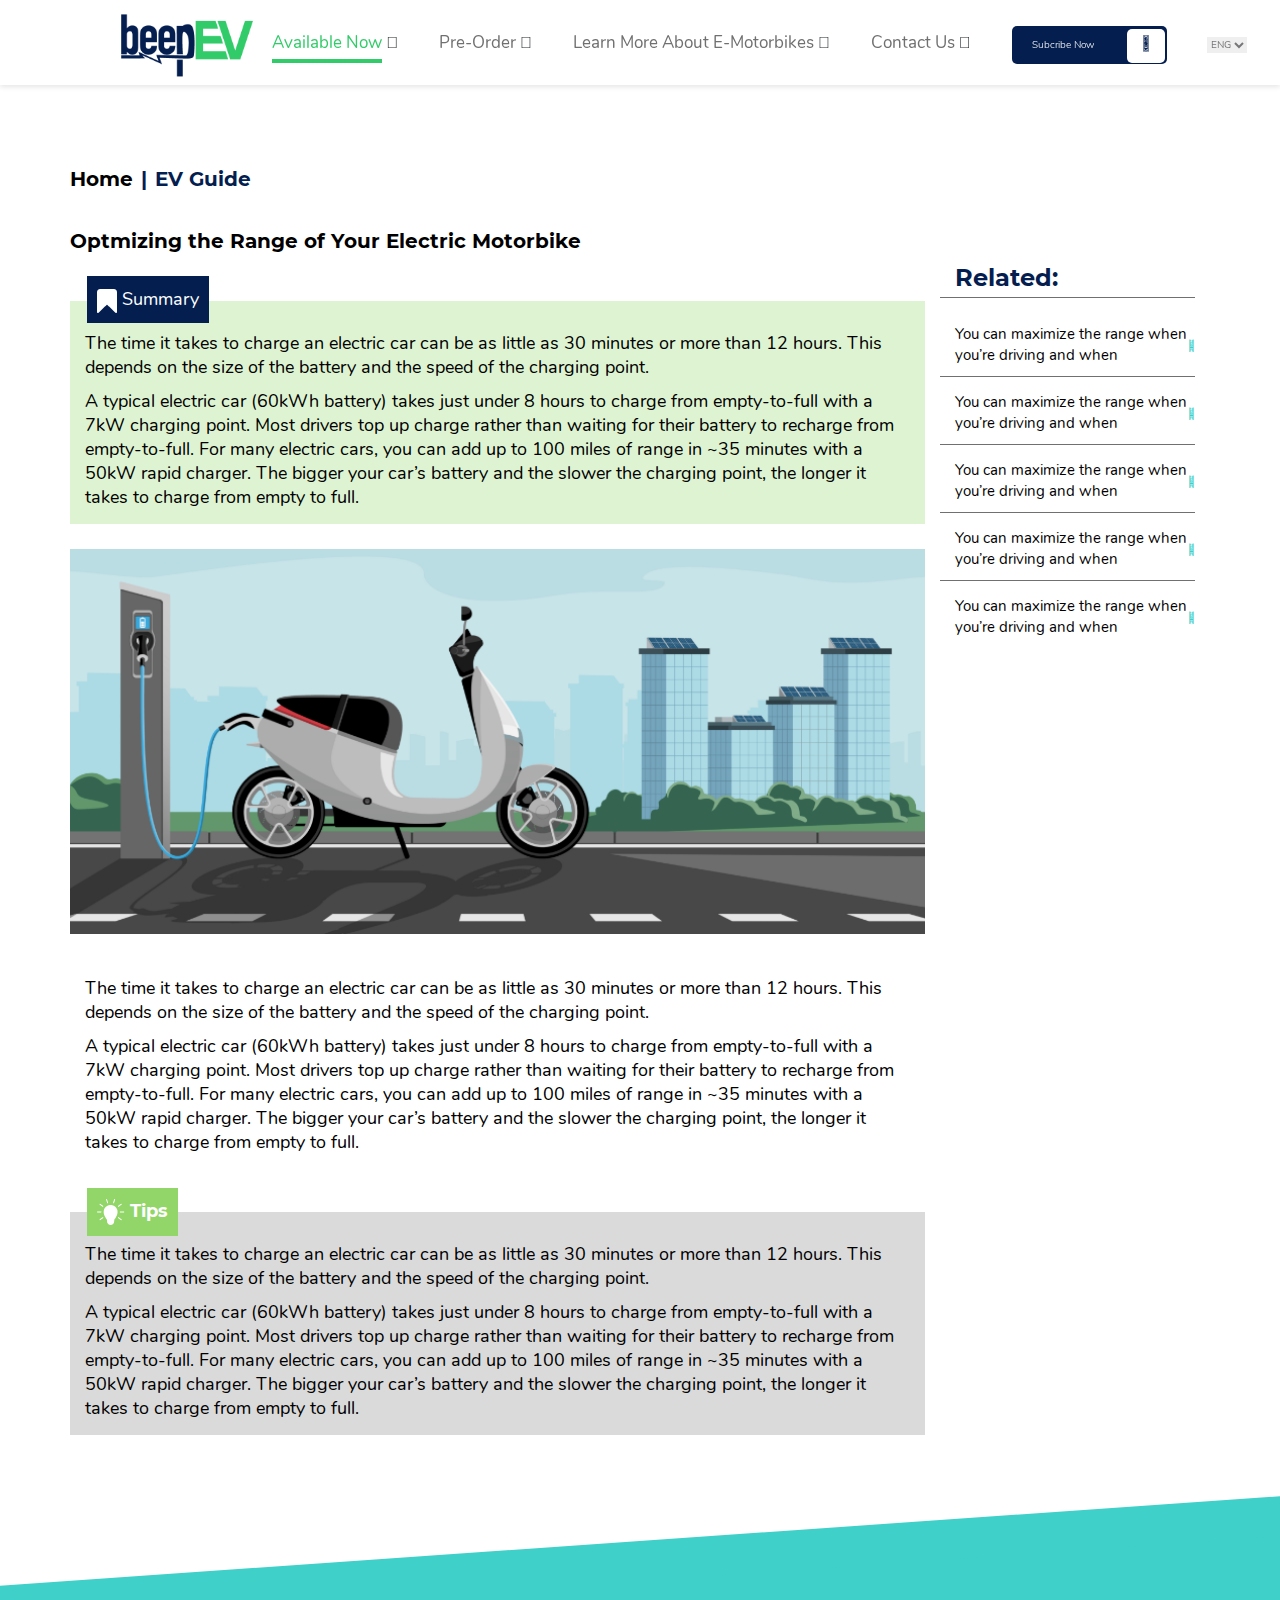
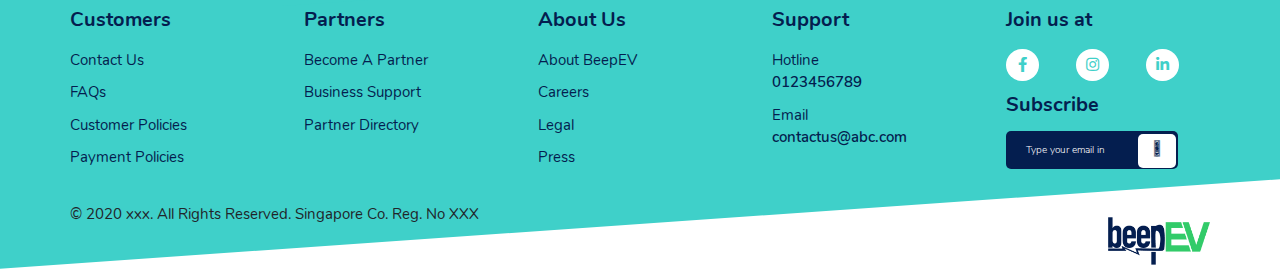
<file: blog_detail.html>
<!doctype html>
<html lang="en">
<head>
    <meta charset="UTF-8">
    <meta name="viewport"
          content="width=device-width, user-scalable=no, initial-scale=1.0, maximum-scale=1.0, minimum-scale=1.0">
    <meta http-equiv="X-UA-Compatible" content="ie=edge">
    <title>Blog_EV Guide_detail</title>
    <link rel="stylesheet" href="vender/css/bootstrap.min.css">
    <link rel="stylesheet" href="https://pro.fontawesome.com/releases/v5.10.0/css/all.css" integrity="sha384-AYmEC3Yw5cVb3ZcuHtOA93w35dYTsvhLPVnYs9eStHfGJvOvKxVfELGroGkvsg+p" crossorigin="anonymous"/>
    <link rel="stylesheet" href="css/fontawesome.min.css">
    <link rel="stylesheet" href="css/brands.min.css">
    <link rel="stylesheet" href="css/solid.min.css">
    <link rel="stylesheet" href="style/fonts.css">
    <link rel="stylesheet" href="style/home_moto.css">
    <link rel="stylesheet" href="style/blog.css">
    <link rel="stylesheet" href="style/header.css">
    <link rel="stylesheet" href="style/footer_moto.css">
    <link rel="stylesheet" href="style/slide.css">
    <link rel="stylesheet" href="style/modal.css">
    <link rel="stylesheet" href="style/responsive/res_motobike.css">
</head>
<body>
<div class="wrapper">
    <div class="fix">
        <section class="header fixed-top">
            <div class="header-menu show-desktop">
                <div class="container-fluid">
                    <h1 id="logo">
                        <a href="index.html">
                            <img src="images/logo.png" alt="">
                        </a>
                    </h1>
                    <div class="menu-list">
                        <ul class="main-menu">
                            <li>
                                <a href="index.html" class="main-link active" >Available Now</a>
                                <i class="fal fa-chevron-down"></i>
                                <ul class="sub_menu">
                                    <li><a href="Product_page_category_detail.html">Today's Offers</a></li>
                                    <li><a href="Order_choose_product.html">Get A Quote</a></li>
                                </ul>
                            </li>
                            <li>
                                <a href="product_page.html" class="main-link">Pre-Order</a>
                                <i class="fal fa-chevron-down"></i>
                                <ul class="sub_menu">
                                    <li><a href="Product_page_category_detail.html">New Releases</a></li>
                                    <li><a href="Product_page_category_detail.html">VinFast</a></li>
                                    <li><a href="Product_page_category_detail.html">Honda</a></li>
                                    <li><a href="Product_page_category_detail.html">Pega</a></li>
                                    <li><a href="Product_page_category_detail.html">See all</a></li>

                                </ul>
                            </li>
                            <li>
                                <a href="#" class="main-link">Learn More About E-Motorbikes</a> <i class="fal fa-chevron-down"></i>
                                <ul class="sub_menu">
                                    <li><a href="learn_more_about_EVs.html">EV Guide</a></li>
                                    <li><a href="blog_EV_guide.html">Usage Tips</a></li>
                                    <li><a href="blog_EV_guide.html">Charging basis</a></li>
                                    <li><a href="Product_page_category_detail.html">Accessories</a></li>
                                    <li><a href="blog_EV_guide.html">Blog</a></li>
                                </ul>
                            </li>
                            <li>
                                <a href="contact.html" class="main-link" >Contact Us</a> <i class="fal fa-chevron-down"></i>
                                <ul class="sub_menu">
                                    <li><a href="contact.html">Contact Form</a></li>
                                    <li><a href="FAQs.html">FAQs</a></li>
                                </ul>
                            </li>
                            <li>
                                <a href="#" class="sub" onclick="call_modal();">Subcribe Now <i class="far fa-arrow-right"></i></a>
                            </li>
                            <li>
                                <div class="language">
                                    <select class="language_select" id="Select1">
                                        <option value="en">ENG</option>
                                        <option value="vn">VN</option>
                                    </select>
                                </div>
                            </li>
                        </ul>
                    </div>
                </div>
            </div>
            <div class="header-menu show-mobile">
                <div class="wrap">
                    <div class="menu-mobile">
                        <!-- Button trigger modal -->
                        <button type="button" class="k-btn-menu" data-toggle="modal" data-target="#exampleModal">
                            <i class="fas fa-bars"></i>
                        </button>
                        <!-- Modal -->
                        <div class="modal fade" id="exampleModal" tabindex="-1" role="dialog" aria-labelledby="exampleModalLabel" aria-hidden="true">
                            <div class="modal-dialog" role="document">
                                <div class="modal-content">
                                    <div class="modal-header">
                                        <button type="button" class="close" data-dismiss="modal" aria-label="Close">
                                            <span aria-hidden="true">&times;</span>
                                        </button>
                                    </div>
                                    <div class="modal-body">
                                        <div id="accordion_menu" role="tablist" aria-multiselectable="true">
                                            <div class="panel panel-default">
                                                <div class="panel-heading" role="tab" id="heading_1">
                                                    <div class="panel-title">
                                                        <a data-toggle="collapse" data-parent="#accordion_menu" href="#collapse_1" aria-expanded="true" aria-controls="collapse_1">
                                                            Available Now
                                                            <i class="fal fa-chevron-down k-down"></i>
                                                            <i class="fal fa-chevron-up k-up"></i>
                                                        </a>

                                                    </div>
                                                </div>
                                                <div id="collapse_1" class="panel-collapse collapse in" role="tabpanel" aria-labelledby="heading_1">
                                                    <div class="down">
                                                        <a href="Product_page_category_detail.html">Today's Offers</a>
                                                        <a href="Order_choose_product.html">Get A Quote</a>
                                                    </div>
                                                </div>
                                            </div>
                                            <div class="panel panel-default">
                                                <div class="panel-heading" role="tab" id="heading_2">
                                                    <div class="panel-title">
                                                        <a data-toggle="collapse" data-parent="#accordion_menu" href="#collapse_2" aria-expanded="true" aria-controls="collapse_2">
                                                            Pre-Order
                                                            <i class="fal fa-chevron-down k-down"></i>
                                                            <i class="fal fa-chevron-up k-up"></i>
                                                        </a>

                                                    </div>
                                                </div>
                                                <div id="collapse_2" class="panel-collapse collapse in" role="tabpanel" aria-labelledby="heading_2">
                                                    <div class="down">
                                                        <a href="Product_page_category_detail.html">New Releases</a>
                                                        <a href="Product_page_category_detail.html">VinFast</a>
                                                        <a href="Product_page_category_detail.html">Honda</a>
                                                        <a href="Product_page_category_detail.html">Pega</a>
                                                        <a href="Product_page_category_detail.html">See all</a>
                                                    </div>
                                                </div>
                                            </div>
                                            <div class="panel panel-default">
                                                <div class="panel-heading" role="tab" id="heading_3">
                                                    <div class="panel-title">
                                                        <a data-toggle="collapse" data-parent="#accordion_menu" href="#collapse_3" aria-expanded="true" aria-controls="collapse_3">
                                                            Learn More About EVs
                                                            <i class="fal fa-chevron-down k-down"></i>
                                                            <i class="fal fa-chevron-up k-up"></i>
                                                        </a>

                                                    </div>
                                                </div>
                                                <div id="collapse_3" class="panel-collapse collapse in" role="tabpanel" aria-labelledby="heading_3">
                                                    <div class="down">
                                                        <a href="blog_EV_guide.html">EV Guide</a>
                                                        <a href="blog_EV_guide.html">Usage Tips</a>
                                                        <a href="blog_EV_guide.html">Charging basis</a>
                                                        <a href="Product_page_category_detail.html">Accessories</a>
                                                        <a href="blog_EV_guide.html">Blog</a>
                                                    </div>
                                                </div>
                                            </div>
                                            <div class="panel panel-default">
                                                <div class="panel-heading" role="tab" id="heading_4">
                                                    <div class="panel-title">
                                                        <a data-toggle="collapse" data-parent="#accordion_menu" href="#collapse_4" aria-expanded="true" aria-controls="collapse_4">
                                                            Contact. Us
                                                            <i class="fal fa-chevron-down k-down"></i>
                                                            <i class="fal fa-chevron-up k-up"></i>
                                                        </a>

                                                    </div>
                                                </div>
                                                <div id="collapse_4" class="panel-collapse collapse in" role="tabpanel" aria-labelledby="heading_4">
                                                    <div class="down">
                                                        <a href="contact.html">Contact Form</a>
                                                        <a href="FAQs.html">FAQs</a>
                                                    </div>
                                                </div>
                                            </div>
                                            <div class="subscribe">
                                                <p>Subscribe</p>
                                                <a href="#" class="sub close k-close" onclick="call_modal();" data-dismiss="modal">Type your email in <i class="far fa-arrow-right"></i></a>
                                            </div>
                                        </div>
                                    </div>
                                </div>
                            </div>
                        </div>
                    </div>
                    <div class="menu-logo">
                        <a href="index.html">
                            <img src="images/logo.png" alt="" class="logo-mobile">
                        </a>
                    </div>
                    <div class="menu-laguage">
                        <div class="language">
                            <select class="language_select" id="Select2">
                                <option value="en">ENG</option>
                                <option value="vn">VN</option>
                            </select>
                        </div>
                    </div>
                </div>
            </div>
        </section>
    </div>
    <section class="content">
        <div class="blog">
            <div class="container">
                <div class="info-blog">
                    <nav aria-label="breadcrumb">
                        <ol class="breadcrumb">
                            <li class="breadcrumb-item"><a href="#">Home</a></li>
                            <li class="breadcrumb-item active" aria-current="page">EV Guide</li>
                        </ol>
                    </nav>
                    <h2 class="title">Optmizing the Range of Your Electric Motorbike </h2>
                </div>
                <div class="container_list">
                    <div class="content-left">
                        <div class="summary">
                            <div class="text-content">
                                <p class="content">The time it takes to charge an electric car can be as little as 30 minutes or more than 12 hours. This depends on the size of the battery and the speed of the charging point.</p>
                                <p class="content">A typical electric car (60kWh battery) takes just under 8 hours to charge from empty-to-full with a 7kW charging point.
                                    Most drivers top up charge rather than waiting for their battery to recharge from empty-to-full.
                                    For many electric cars, you can add up to 100 miles of range in ~35 minutes with a 50kW rapid charger.
                                    The bigger your car’s battery and the slower the charging point, the longer it takes to charge from empty to full. </p>
                            </div>
                            <div class="sticker">
                                <img src="images/121.png" alt="">
                                <span>Summary</span>
                            </div>
                        </div>
                        <img src="images/shutterstock_147.png" alt="" class="shutterstock">
                        <div class="summary other">
                            <div class="text-content">
                               <p class="content">The time it takes to charge an electric car can be as little as 30 minutes or more than 12 hours. This depends on the size of the battery and the speed of the charging point.</p>
                               <p class="content">A typical electric car (60kWh battery) takes just under 8 hours to charge from empty-to-full with a 7kW charging point.
                                   Most drivers top up charge rather than waiting for their battery to recharge from empty-to-full.
                                   For many electric cars, you can add up to 100 miles of range in ~35 minutes with a 50kW rapid charger.
                                   The bigger your car’s battery and the slower the charging point, the longer it takes to charge from empty to full. </p>
                            </div>
                        </div>
                        <div class="summary tips">
                            <div class="text-content">
                                <p class="content">The time it takes to charge an electric car can be as little as 30 minutes or more than 12 hours. This depends on the size of the battery and the speed of the charging point.</p>
                                <p class="content">A typical electric car (60kWh battery) takes just under 8 hours to charge from empty-to-full with a 7kW charging point.
                                    Most drivers top up charge rather than waiting for their battery to recharge from empty-to-full.
                                    For many electric cars, you can add up to 100 miles of range in ~35 minutes with a 50kW rapid charger.
                                    The bigger your car’s battery and the slower the charging point, the longer it takes to charge from empty to full. </p>
                            </div>
                            <div class="sticker">
                                <img src="images/87.png" alt="">
                                <span>Tips</span>
                            </div>
                        </div>
                    </div>
                    <div class="content-right">
                        <div class="news-blog detail">
                            <div class="container">
                                <div>
                                    <h5 class="title-new">Related: </h5>
                                    <div class="list-item-new">
                                        <div class="item-new">
                                            <a href="blog_detail.html" class="news-blog">
                                                <span>You can maximize the range when you’re driving and when</span>
                                                <i class="far fa-arrow-right"></i>
                                            </a>
                                        </div>
                                        <div class="item-new">
                                            <a href="blog_detail.html" class="news-blog">
                                                <span>You can maximize the range when you’re driving and when</span>
                                                <i class="far fa-arrow-right"></i>
                                            </a>
                                        </div>
                                        <div class="item-new">
                                            <a href="blog_detail.html" class="news-blog">
                                                <span>You can maximize the range when you’re driving and when</span>
                                                <i class="far fa-arrow-right"></i>
                                            </a>
                                        </div>
                                        <div class="item-new">
                                            <a href="blog_detail.html" class="news-blog">
                                                <span>You can maximize the range when you’re driving and when</span>
                                                <i class="far fa-arrow-right"></i>
                                            </a>
                                        </div>
                                        <div class="item-new">
                                            <a href="blog_detail.html" class="news-blog">
                                                <span>You can maximize the range when you’re driving and when</span>
                                                <i class="far fa-arrow-right"></i>
                                            </a>
                                        </div>
                                    </div>
                                </div>
                            </div>
                        </div>
                    </div>
                </div>
            </div>
        </div>

    </section>
    <section class="footer">
        <div class="content">
            <div class="footer_top show-desktop">
                <div class="container">
                    <div class="row">
                        <div class="col">
                            <p>Customers</p>
                            <div class="footer_info">
                                <a href="contact.html">Contact Us</a>
                                <a href="FAQs.html">FAQs</a>
                                <a href="customer_policies.html">Customer Policies</a>
                                <a href="customer_policies.html">Payment Policies</a>
                            </div>
                        </div>
                        <div class="col">
                            <p>Partners</p>
                            <div class="footer_info">
                                <a href="customer_policies.html">Become A Partner</a>
                                <a href="customer_policies.html">Business Support</a>
                                <a href="customer_policies.html">Partner Directory</a>
                            </div>
                        </div>
                        <div class="col">
                            <p>About Us</p>
                            <div class="footer_info">
                                <a href="about_us.html">About BeepEV</a>
                                <a href="customer_policies.html">Careers</a>
                                <a href="customer_policies.html">Legal</a>
                                <a href="customer_policies.html">Press</a>
                            </div>
                        </div>
                        <div class="col">
                            <p>Support</p>
                            <div class="footer_info">
                                <span>Hotline <br><b class="font-other">0123456789</b></span>
                                <span>Email <br> <b class="font-other">contactus@abc.com</b></span>
                            </div>
                        </div>
                        <div class="col">
                            <p>Join us at</p>
                            <div class="footer_info link">
                                <a href="https://www.facebook.com/beepev.vn"><i class="fab fa-facebook-f"></i></a>
                                <a href="#"><i class="fab fa-instagram"></i></a>
                                <a href="#"><i class="fab fa-linkedin-in"></i></a>
                            </div>
                            <p>Subscribe</p>
                            <a href="#" class="sub" onclick="call_modal();">Type your email in <i class="far fa-arrow-right"></i></a>
                        </div>
                    </div>
                </div>
            </div>
            <div class="footer_top show-mobile">
                <div id="accordion" role="tablist" aria-multiselectable="true">
                    <div class="panel panel-default">
                        <div class="panel-heading" role="tab" id="headingOne">
                            <div class="panel-title">
                                <a data-toggle="collapse" data-parent="#accordion" href="#collapseOne" aria-expanded="true" aria-controls="collapseOne">
                                    Customers
                                </a>
                                <i class="fal fa-chevron-down"></i>
                            </div>
                        </div>
                        <div id="collapseOne" class="panel-collapse collapse in" role="tabpanel" aria-labelledby="headingOne">
                            <div class="down">
                                <a href="contact.html">Contact Us</a>
                                <a href="FAQs.html">FAQs</a>
                                <a href="customer_policies.html">Customer Policies</a>
                                <a href="customer_policies.html">Payment Policies</a>
                            </div>
                        </div>
                    </div>
                    <div class="panel panel-default">
                        <div class="panel-heading" role="tab" id="headingTwo">
                            <div class="panel-title">
                                <a class="collapsed" data-toggle="collapse" data-parent="#accordion" href="#collapseTwo" aria-expanded="false" aria-controls="collapseOne">
                                    Partners
                                </a>
                                <i class="fal fa-chevron-down"></i>
                            </div>
                        </div>
                        <div id="collapseTwo" class="panel-collapse collapse" role="tabpanel" aria-labelledby="headingOne">
                            <div class="down">
                                <a href="customer_policies.html">Become A Partner</a>
                                <a href="customer_policies.html">Business Support</a>
                                <a href="customer_policies.html">Partner Directory</a>
                            </div>
                        </div>
                    </div>
                    <div class="panel panel-default">
                        <div class="panel-heading" role="tab" id="headingThree">
                            <div class="panel-title">
                                <a class="collapsed" data-toggle="collapse" data-parent="#accordion" href="#collapseThree" aria-expanded="false" aria-controls="collapseOne">
                                    About Us
                                </a>
                                <i class="fal fa-chevron-down"></i>
                            </div>
                        </div>
                        <div id="collapseThree" class="panel-collapse collapse" role="tabpanel" aria-labelledby="headingOne">
                            <div class="down">
                                <a href="about_us.html">About BeepEV</a>
                                <a href="customer_policies.html">Careers</a>
                                <a href="customer_policies.html">Legal</a>
                                <a href="customer_policies.html">Press</a>
                            </div>
                        </div>
                    </div>
                    <div class="panel panel-default">
                        <div class="panel-heading" role="tab" id="headingFour">
                            <div class="panel-title">
                                <a class="collapsed" data-toggle="collapse" data-parent="#accordion" href="#collapseFour" aria-expanded="false" aria-controls="collapseOne">
                                    Support
                                </a>
                                <i class="fal fa-chevron-down"></i>
                            </div>
                        </div>
                        <div id="collapseFour" class="panel-collapse collapse" role="tabpanel" aria-labelledby="headingOne">
                            <div class="down">
                                <div class="footer_info">
                                    <span>Hotline <br><b class="font-other">0123456789</b></span>
                                    <span>Email <br> <b class="font-other">contactus@abc.com</b></span>
                                </div>
                            </div>
                        </div>
                    </div>
                    <div class="line"></div>
                    <div class="join">
                        <p>Join us at</p>
                        <div class="join-icon">
                            <a href="https://www.facebook.com/beepev.vn"><i class="fab fa-facebook-f"></i></a>
                            <a href="#"><i class="fab fa-instagram"></i></a>
                            <a href="#"><i class="fab fa-linkedin-in"></i></a>
                        </div>
                    </div>
                    <div class="subscribe">
                        <p>Subscribe</p>
                        <a href="#" class="sub" onclick="call_modal();">Type your email in <i class="far fa-arrow-right"></i></a>
                    </div>
                </div>
            </div>
            <div class="footer_bottom">
                <div class="container">
                    <div class="footer_bottom_list">
                        <div class="footer_bottom_list_item">
                            <h1 id="logo-f">
                                <a href="#"><img src="images/logo.png" alt="" class="logo-footer"></a>
                            </h1>
                            <p>© 2020 xxx. All Rights Reserved. Singapore Co. Reg. No XXX</p>
                        </div>
                    </div>
                </div>
            </div>
        </div>
    </section>
</div>
<span class="backtotop">
            <a href=""><i class="fa fa-angle-up" style="font-size: 20px"></i></a>
</span>
<div class="contact-modal">
    <div class="box">
        <input name="modal" type="checkbox" id="modal" class="hidden">
        <label for="modal" class="label-show-modal" onclick="call_modal();"></label>
        <div class="modal-show">
            <div class="modal-show-inner">
                <!--               <label for="modal" >&#10006;</label>-->
                <a type="button" class="close" data-dismiss="modal" onclick="hide_modal();">&times;</a>
                <h2 class="title-modal">JOIN OUR NEWSLETTER</h2>
                <p class="des-title">Subscribe our newsletter to receive the latest news and exclusive offers every week. No spam.</p>
                <div class="response"></div>
                <div class="content">
                    <form id="contactForm" method="POST">
                        <div class="k-form-control">
                            <input type="email" name="email" id="email" placeholder="Enter your email">
                            <br>
                        </div>
                        <div class="k-form-control">
                            <a onclick="call_modal();" class="k-btn" style="cursor: pointer">SUBSCRIBE</a>
                            <a href="#" onclick="hide_modal();" class="cancel">NO THANKS</a>
                        </div>
                    </form>
                </div>
            </div>
        </div>
    </div>
</div>
<script type="text/javascript" src="vender/js/jquery.min.js"></script>
<!--<script type="text/javascript" src="vender/js/jquery-3.5.1.slim.min.js"></script>-->
<script type="text/javascript" src="vender/js/popper.min.js"></script>
<script type="text/javascript" src="vender/js/bootstrap.min.js"></script>
<script type="text/javascript" src="js/fontawesome.min.js"></script>
<script type="text/javascript" src="vender/js/jquery.js"></script>
<script type="text/javascript" src="js/backtotop.js"></script>
<script type="text/javascript" src="js/menu.js"></script>
<script type="text/javascript" src="js/modal-show.js"></script>
</body>
</html>
</file>
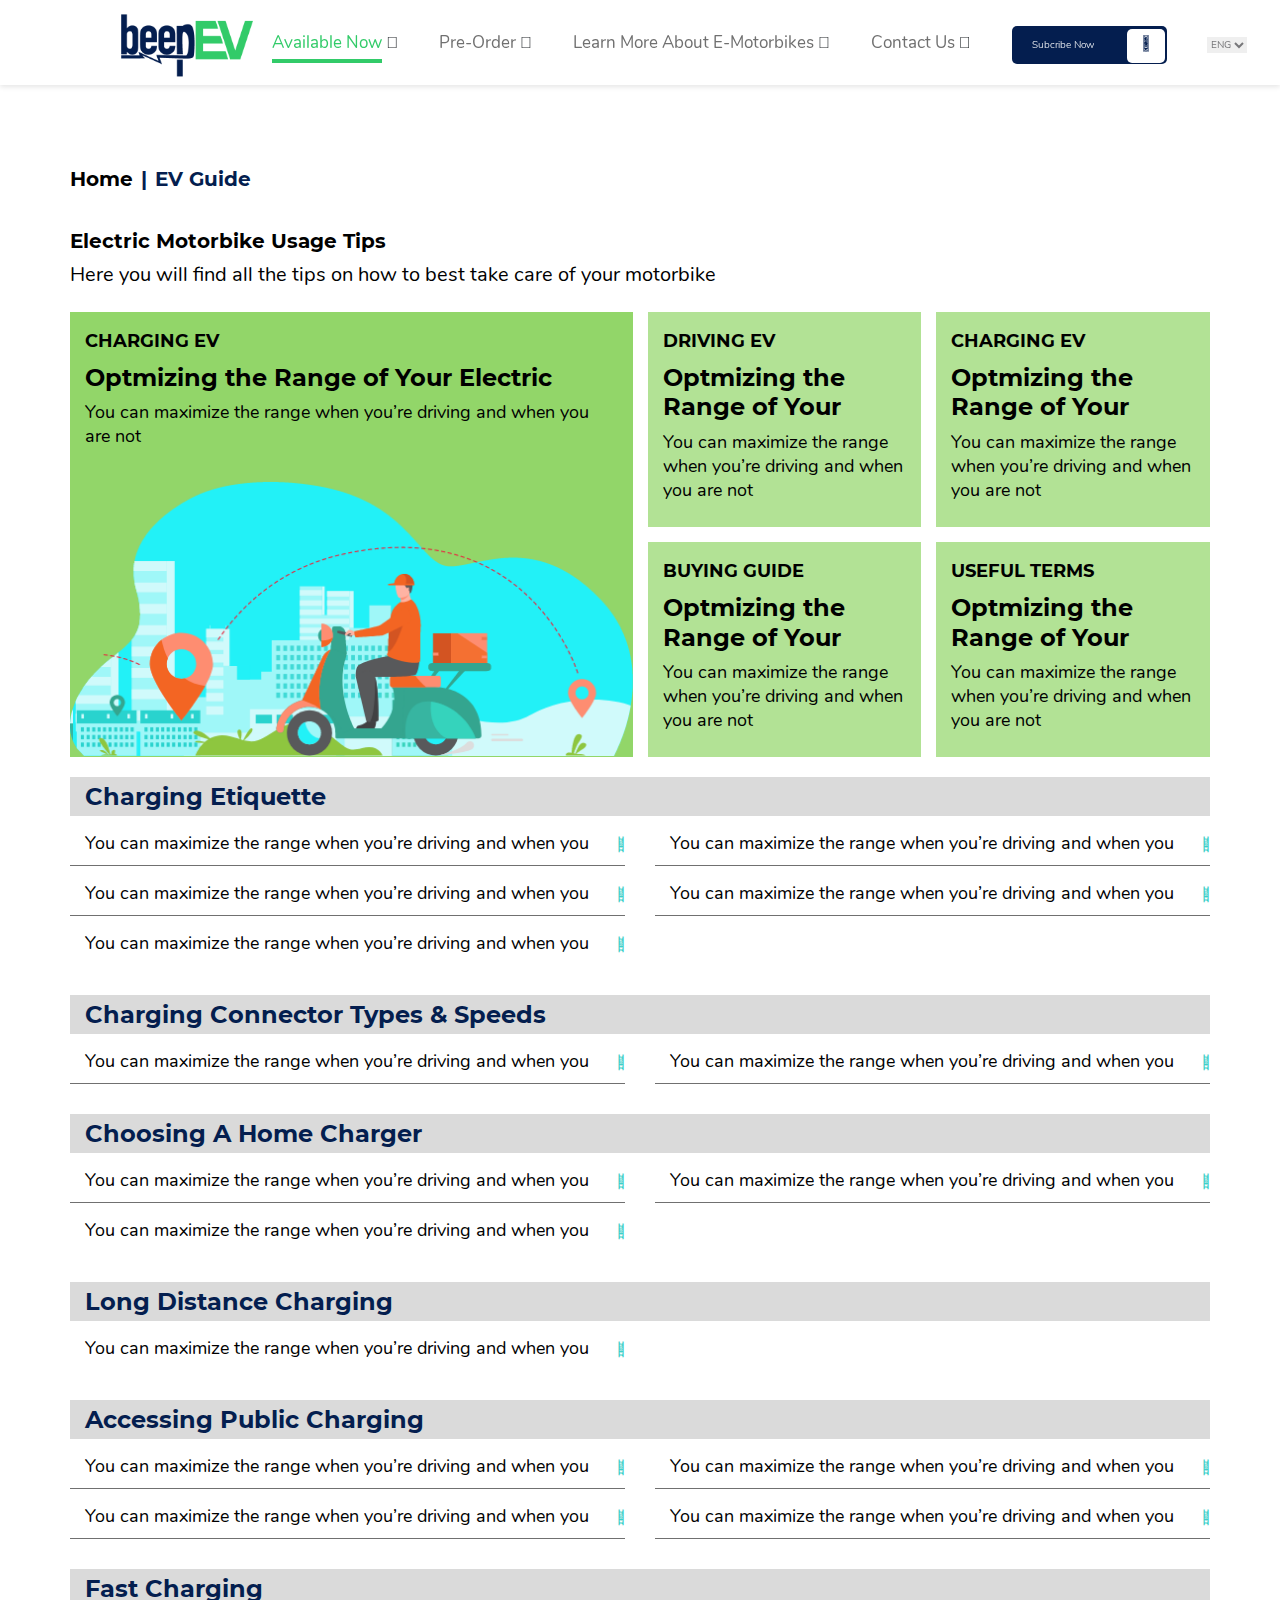
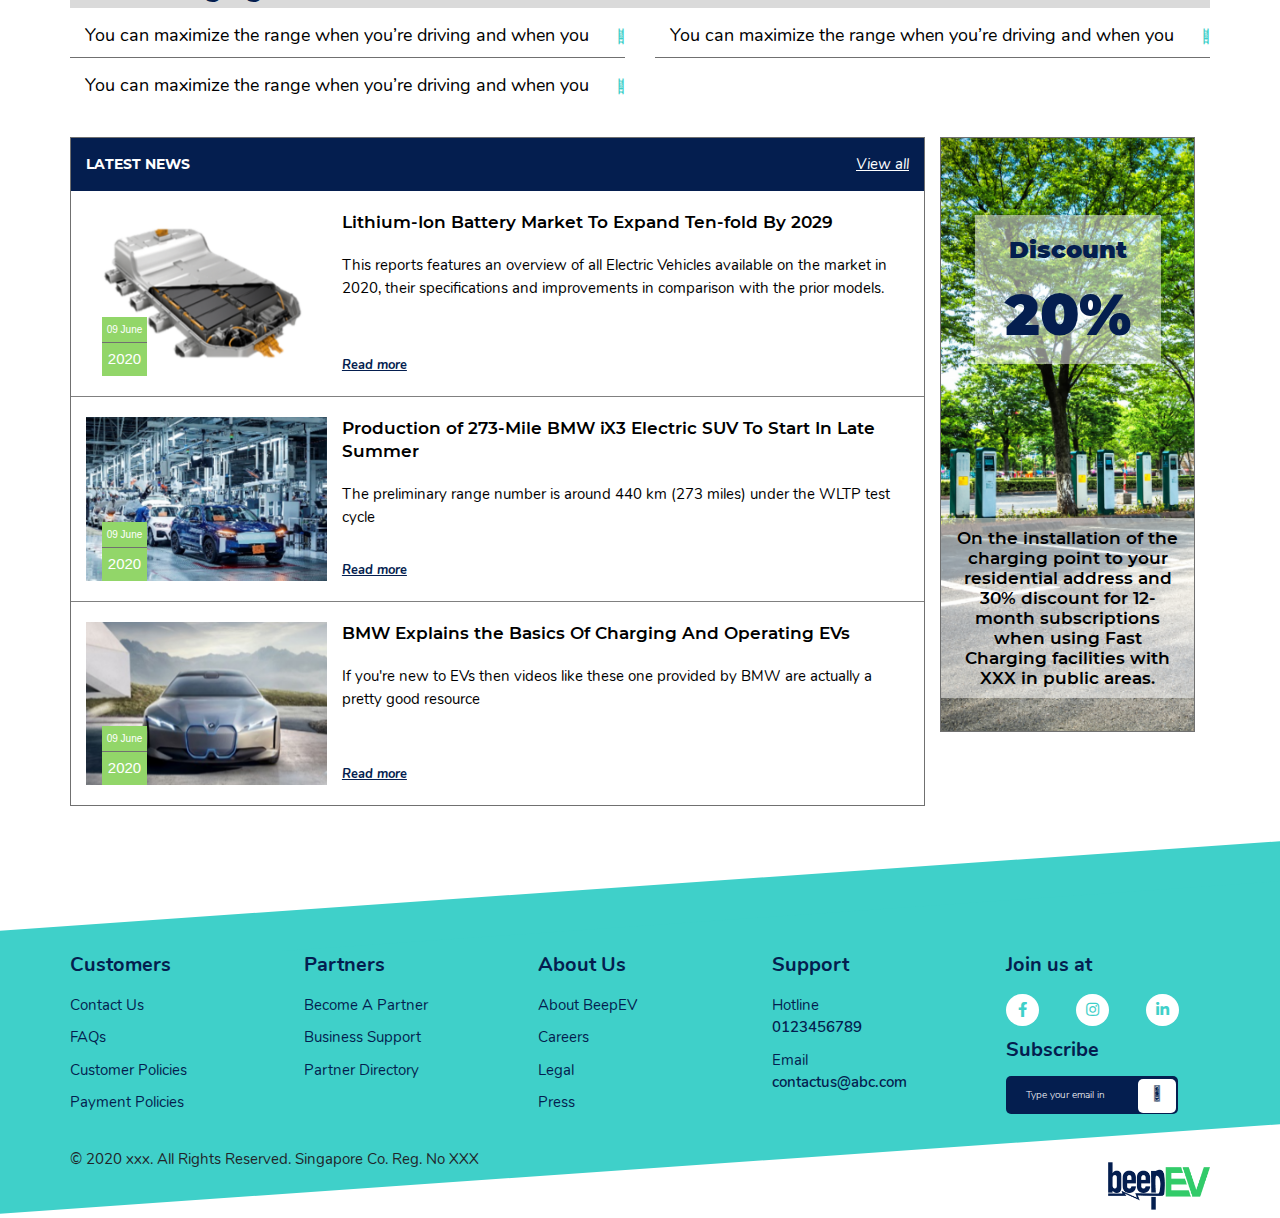
<file: blog_EV_guide.html>
<!doctype html>
<html lang="en">
<head>
    <meta charset="UTF-8">
    <meta name="viewport"
          content="width=device-width, user-scalable=no, initial-scale=1.0, maximum-scale=1.0, minimum-scale=1.0">
    <meta http-equiv="X-UA-Compatible" content="ie=edge">
    <title>Blog EV guide</title>
    <link rel="stylesheet" href="vender/css/bootstrap.min.css">
    <link rel="stylesheet" href="https://pro.fontawesome.com/releases/v5.10.0/css/all.css" integrity="sha384-AYmEC3Yw5cVb3ZcuHtOA93w35dYTsvhLPVnYs9eStHfGJvOvKxVfELGroGkvsg+p" crossorigin="anonymous"/>
    <link rel="stylesheet" href="css/fontawesome.min.css">
    <link rel="stylesheet" href="css/brands.min.css">
    <link rel="stylesheet" href="css/solid.min.css">
    <link rel="stylesheet" href="style/fonts.css">
    <link rel="stylesheet" href="style/home_moto.css">
    <link rel="stylesheet" href="style/blog.css">
    <link rel="stylesheet" href="style/header.css">
    <link rel="stylesheet" href="style/footer_moto.css">
    <link rel="stylesheet" href="style/slide.css">
    <link rel="stylesheet" href="style/modal.css">
    <link rel="stylesheet" href="style/responsive/res_motobike.css">
</head>
<body>
<div class="wrapper">
    <div class="fix">
        <section class="header fixed-top">
            <div class="header-menu show-desktop">
                <div class="container-fluid">
                    <h1 id="logo">
                        <a href="index.html">
                            <img src="images/logo.png" alt="">
                        </a>
                    </h1>
                    <div class="menu-list">
                        <ul class="main-menu">
                            <li>
                                <a href="index.html" class="main-link active" >Available Now</a>
                                <i class="fal fa-chevron-down"></i>
                                <ul class="sub_menu">
                                    <li><a href="Product_page_category_detail.html">Today's Offers</a></li>
                                    <li><a href="Order_choose_product.html">Get A Quote</a></li>
                                </ul>
                            </li>
                            <li>
                                <a href="product_page.html" class="main-link">Pre-Order</a>
                                <i class="fal fa-chevron-down"></i>
                                <ul class="sub_menu">
                                    <li><a href="Product_page_category_detail.html">New Releases</a></li>
                                    <li><a href="Product_page_category_detail.html">VinFast</a></li>
                                    <li><a href="Product_page_category_detail.html">Honda</a></li>
                                    <li><a href="Product_page_category_detail.html">Pega</a></li>
                                    <li><a href="Product_page_category_detail.html">See all</a></li>

                                </ul>
                            </li>
                            <li>
                                <a href="#" class="main-link">Learn More About E-Motorbikes</a> <i class="fal fa-chevron-down"></i>
                                <ul class="sub_menu">
                                    <li><a href="learn_more_about_EVs.html">EV Guide</a></li>
                                    <li><a href="blog_EV_guide.html">Usage Tips</a></li>
                                    <li><a href="blog_EV_guide.html">Charging basis</a></li>
                                    <li><a href="Product_page_category_detail.html">Accessories</a></li>
                                    <li><a href="blog_EV_guide.html">Blog</a></li>
                                </ul>
                            </li>
                            <li>
                                <a href="contact.html" class="main-link" >Contact Us</a> <i class="fal fa-chevron-down"></i>
                                <ul class="sub_menu">
                                    <li><a href="contact.html">Contact Form</a></li>
                                    <li><a href="FAQs.html">FAQs</a></li>
                                </ul>
                            </li>
                            <li>
                                <a href="#" class="sub" onclick="call_modal();">Subcribe Now <i class="far fa-arrow-right"></i></a>
                            </li>
                            <li>
                                <div class="language">
                                    <select class="language_select" id="Select1">
                                        <option value="en">ENG</option>
                                        <option value="vn">VN</option>
                                    </select>
                                </div>
                            </li>
                        </ul>
                    </div>
                </div>
            </div>
            <div class="header-menu show-mobile">
                <div class="wrap">
                    <div class="menu-mobile">
                        <!-- Button trigger modal -->
                        <button type="button" class="k-btn-menu" data-toggle="modal" data-target="#exampleModal">
                            <i class="fas fa-bars"></i>
                        </button>
                        <!-- Modal -->
                        <div class="modal fade" id="exampleModal" tabindex="-1" role="dialog" aria-labelledby="exampleModalLabel" aria-hidden="true">
                            <div class="modal-dialog" role="document">
                                <div class="modal-content">
                                    <div class="modal-header">
                                        <button type="button" class="close" data-dismiss="modal" aria-label="Close">
                                            <span aria-hidden="true">&times;</span>
                                        </button>
                                    </div>
                                    <div class="modal-body">
                                        <div id="accordion_menu" role="tablist" aria-multiselectable="true">
                                            <div class="panel panel-default">
                                                <div class="panel-heading" role="tab" id="heading_1">
                                                    <div class="panel-title">
                                                        <a data-toggle="collapse" data-parent="#accordion_menu" href="#collapse_1" aria-expanded="true" aria-controls="collapse_1">
                                                            Available Now
                                                            <i class="fal fa-chevron-down k-down"></i>
                                                            <i class="fal fa-chevron-up k-up"></i>
                                                        </a>

                                                    </div>
                                                </div>
                                                <div id="collapse_1" class="panel-collapse collapse in" role="tabpanel" aria-labelledby="heading_1">
                                                    <div class="down">
                                                        <a href="Product_page_category_detail.html">Today's Offers</a>
                                                        <a href="Order_choose_product.html">Get A Quote</a>
                                                    </div>
                                                </div>
                                            </div>
                                            <div class="panel panel-default">
                                                <div class="panel-heading" role="tab" id="heading_2">
                                                    <div class="panel-title">
                                                        <a data-toggle="collapse" data-parent="#accordion_menu" href="#collapse_2" aria-expanded="true" aria-controls="collapse_2">
                                                            Pre-Order
                                                            <i class="fal fa-chevron-down k-down"></i>
                                                            <i class="fal fa-chevron-up k-up"></i>
                                                        </a>

                                                    </div>
                                                </div>
                                                <div id="collapse_2" class="panel-collapse collapse in" role="tabpanel" aria-labelledby="heading_2">
                                                    <div class="down">
                                                        <a href="Product_page_category_detail.html">New Releases</a>
                                                        <a href="Product_page_category_detail.html">VinFast</a>
                                                        <a href="Product_page_category_detail.html">Honda</a>
                                                        <a href="Product_page_category_detail.html">Pega</a>
                                                        <a href="Product_page_category_detail.html">See all</a>
                                                    </div>
                                                </div>
                                            </div>
                                            <div class="panel panel-default">
                                                <div class="panel-heading" role="tab" id="heading_3">
                                                    <div class="panel-title">
                                                        <a data-toggle="collapse" data-parent="#accordion_menu" href="#collapse_3" aria-expanded="true" aria-controls="collapse_3">
                                                            Learn More About EVs
                                                            <i class="fal fa-chevron-down k-down"></i>
                                                            <i class="fal fa-chevron-up k-up"></i>
                                                        </a>

                                                    </div>
                                                </div>
                                                <div id="collapse_3" class="panel-collapse collapse in" role="tabpanel" aria-labelledby="heading_3">
                                                    <div class="down">
                                                        <a href="blog_EV_guide.html">EV Guide</a>
                                                        <a href="blog_EV_guide.html">Usage Tips</a>
                                                        <a href="blog_EV_guide.html">Charging basis</a>
                                                        <a href="Product_page_category_detail.html">Accessories</a>
                                                        <a href="blog_EV_guide.html">Blog</a>
                                                    </div>
                                                </div>
                                            </div>
                                            <div class="panel panel-default">
                                                <div class="panel-heading" role="tab" id="heading_4">
                                                    <div class="panel-title">
                                                        <a data-toggle="collapse" data-parent="#accordion_menu" href="#collapse_4" aria-expanded="true" aria-controls="collapse_4">
                                                            Contact. Us
                                                            <i class="fal fa-chevron-down k-down"></i>
                                                            <i class="fal fa-chevron-up k-up"></i>
                                                        </a>

                                                    </div>
                                                </div>
                                                <div id="collapse_4" class="panel-collapse collapse in" role="tabpanel" aria-labelledby="heading_4">
                                                    <div class="down">
                                                        <a href="contact.html">Contact Form</a>
                                                        <a href="FAQs.html">FAQs</a>
                                                    </div>
                                                </div>
                                            </div>
                                            <div class="subscribe">
                                                <p>Subscribe</p>
                                                <a href="#" class="sub close k-close" onclick="call_modal();" data-dismiss="modal">Type your email in <i class="far fa-arrow-right"></i></a>
                                            </div>
                                        </div>
                                    </div>
                                </div>
                            </div>
                        </div>
                    </div>
                    <div class="menu-logo">
                        <a href="index.html">
                            <img src="images/logo.png" alt="" class="logo-mobile">
                        </a>
                    </div>
                    <div class="menu-laguage">
                        <div class="language">
                            <select class="language_select" id="Select2">
                                <option value="en">ENG</option>
                                <option value="vn">VN</option>
                            </select>
                        </div>
                    </div>
                </div>
            </div>
        </section>
    </div>
    <section class="content">
        <div class="blog">
            <div class="container">
               <div class="info-blog">
                   <nav aria-label="breadcrumb">
                       <ol class="breadcrumb">
                           <li class="breadcrumb-item"><a href="#">Home</a></li>
                           <li class="breadcrumb-item active" aria-current="page">EV Guide</li>
                       </ol>
                   </nav>
                   <h2 class="title">Electric Motorbike Usage Tips</h2>
                   <p class="des">Here you will find all the tips on how to best take care of your motorbike</p>
               </div>
                <div class="item_blog">
                    <div class="item_more">
                        <div class="list_blog">
                            <div>
                                <h3 class="title_blog"><a href="#">Charging EV</a></h3>
                                <h4 class="cont_blog"><a href="blog_detail.html">Optmizing the Range of Your Electric</a></h4>
                                <p class="des_blog">You can maximize the range when you’re driving and when you are not</p>
                            </div>
                            <img src="images/blogimg.png" alt="">
                        </div>
                    </div>
                    <div class="item_more">
                        <div class="list_blog">
                            <div>
                                <h3 class="title_blog"><a href="#">DRIVING EV</a></h3>
                                <h4 class="cont_blog"><a href="blog_detail.html">Optmizing the Range of Your</a></h4>
                                <p class="des_blog">You can maximize the range when you’re driving and when you are not</p>
                            </div>
                        </div>
                        <div class="list_blog">
                            <div>
                                <h3 class="title_blog"><a href="#">Charging EV</a></h3>
                                <h4 class="cont_blog"><a href="blog_detail.html">Optmizing the Range of Your</a></h4>
                                <p class="des_blog">You can maximize the range when you’re driving and when you are not</p>
                            </div>
                        </div>
                        <div class="list_blog">
                           <div>
                               <h3 class="title_blog"><a href="#">BUYING GUIDE</a></h3>
                               <h4 class="cont_blog"><a href="#">Optmizing the Range of Your </a></h4>
                               <p class="des_blog">You can maximize the range when you’re driving and when you are not</p>
                           </div>
                        </div>
                        <div class="list_blog">
                            <div>
                                <h3 class="title_blog"><a href="#">USEFUL TERMS </a></h3>
                                <h4 class="cont_blog"><a href="blog_detail.html">Optmizing the Range of Your</a></h4>
                                <p class="des_blog">You can maximize the range when you’re driving and when you are not</p>
                            </div>
                        </div>
                    </div>
                </div>
                <div class="news-blog">
                    <div class="container">
                        <div>
                            <h5 class="title-new">Charging Etiquette</h5>
                            <div class="list-item-new">
                                <div class="item-new">
                                    <a href="blog_detail.html" class="news-blog">
                                        <span>You can maximize the range when you’re driving and when you</span>
                                        <i class="far fa-arrow-right"></i>
                                    </a>
                                </div>
                                <div class="item-new">
                                    <a href="blog_detail.html" class="news-blog">
                                        <span>You can maximize the range when you’re driving and when you</span>
                                        <i class="far fa-arrow-right"></i>
                                    </a>
                                </div>
                                <div class="item-new">
                                    <a href="blog_detail.html" class="news-blog">
                                        <span>You can maximize the range when you’re driving and when you</span>
                                        <i class="far fa-arrow-right"></i>
                                    </a>
                                </div>
                                <div class="item-new">
                                    <a href="blog_detail.html" class="news-blog">
                                        <span>You can maximize the range when you’re driving and when you</span>
                                        <i class="far fa-arrow-right"></i>
                                    </a>
                                </div>
                                <div class="item-new">
                                    <a href="blog_detail.html" class="news-blog">
                                        <span>You can maximize the range when you’re driving and when you</span>
                                        <i class="far fa-arrow-right"></i>
                                    </a>
                                </div>
                            </div>
                        </div>
                        <div>
                            <h5 class="title-new">Charging Connector Types & Speeds</h5>
                            <div class="list-item-new">
                                <div class="item-new">
                                    <a href="blog_detail.html" class="news-blog">
                                        <span>You can maximize the range when you’re driving and when you</span>
                                        <i class="far fa-arrow-right"></i>
                                    </a>
                                </div>
                                <div class="item-new">
                                    <a href="blog_detail.html" class="news-blog">
                                        <span>You can maximize the range when you’re driving and when you</span>
                                        <i class="far fa-arrow-right"></i>
                                    </a>
                                </div>
                            </div>
                        </div>
                        <div>
                            <h5 class="title-new">Choosing A Home Charger</h5>
                            <div class="list-item-new">
                                <div class="item-new">
                                    <a href="blog_detail.html" class="news-blog">
                                        <span>You can maximize the range when you’re driving and when you</span>
                                        <i class="far fa-arrow-right"></i>
                                    </a>
                                </div>
                                <div class="item-new">
                                    <a href="blog_detail.html" class="news-blog">
                                        <span>You can maximize the range when you’re driving and when you</span>
                                        <i class="far fa-arrow-right"></i>
                                    </a>
                                </div>
                                <div class="item-new">
                                    <a href="blog_detail.html" class="news-blog">
                                        <span>You can maximize the range when you’re driving and when you</span>
                                        <i class="far fa-arrow-right"></i>
                                    </a>
                                </div>
                            </div>
                        </div>
                        <div>
                            <h5 class="title-new">Long Distance Charging</h5>
                            <div class="list-item-new">
                                <div class="item-new">
                                    <a href="blog_detail.html" class="news-blog">
                                        <span>You can maximize the range when you’re driving and when you</span>
                                        <i class="far fa-arrow-right"></i>
                                    </a>
                                </div>
                            </div>
                        </div>
                        <div>
                            <h5 class="title-new">Accessing Public Charging </h5>
                            <div class="list-item-new">
                                <div class="item-new">
                                    <a href="blog_detail.html" class="news-blog">
                                        <span>You can maximize the range when you’re driving and when you</span>
                                        <i class="far fa-arrow-right"></i>
                                    </a>
                                </div>
                                <div class="item-new">
                                    <a href="blog_detail.html" class="news-blog">
                                        <span>You can maximize the range when you’re driving and when you</span>
                                        <i class="far fa-arrow-right"></i>
                                    </a>
                                </div>
                                <div class="item-new">
                                    <a href="blog_detail.html" class="news-blog">
                                        <span>You can maximize the range when you’re driving and when you</span>
                                        <i class="far fa-arrow-right"></i>
                                    </a>
                                </div>
                                <div class="item-new">
                                    <a href="blog_detail.html" class="news-blog">
                                        <span>You can maximize the range when you’re driving and when you</span>
                                        <i class="far fa-arrow-right"></i>
                                    </a>
                                </div>
                            </div>
                        </div>
                        <div>
                            <h5 class="title-new">Fast Charging</h5>
                            <div class="list-item-new">
                                <div class="item-new">
                                    <a href="blog_detail.html" class="news-blog">
                                        <span>You can maximize the range when you’re driving and when you</span>
                                        <i class="far fa-arrow-right"></i>
                                    </a>
                                </div>
                                <div class="item-new">
                                    <a href="blog_detail.html" class="news-blog">
                                        <span>You can maximize the range when you’re driving and when you</span>
                                        <i class="far fa-arrow-right"></i>
                                    </a>
                                </div>
                                <div class="item-new">
                                    <a href="blog_detail.html" class="news-blog">
                                        <span>You can maximize the range when you’re driving and when you</span>
                                        <i class="far fa-arrow-right"></i>
                                    </a>
                                </div>
                            </div>
                        </div>
                    </div>
                </div>
                <div class="container_list">
                    <div class="content-left">
                        <div class="EVGuide">
                            <div class="title-alert">
                                <p>LATEST NEWS</p>
                                <a href="#">View all</a>
                            </div>
                            <div class="group">
                                <div class="group-item">
                                    <div class="img-group">
                                        <img src="images/img2.png" alt="">
                                        <div class="date-time">
                                            <p class="date">09 June</p>
                                            <p class="time">2020</p>
                                        </div>
                                    </div>
                                    <div class="text-group">
                                        <div class="description">
                                            <h4 class="title">Lithium-Ion Battery Market To Expand Ten-fold By 2029</h4>
                                            <p>This reports features an overview of  all Electric Vehicles available on the market in 2020, their specifications and improvements in comparison with the prior models.</p>
                                        </div>
                                        <div class="link-down-other">
                                            <a href="#">Read more<i class="fal fa-long-arrow-right"></i></a>
                                        </div>
                                    </div>
                                </div>

                                <div class="group-item">
                                    <div class="img-group">
                                        <img src="images/img3.png" alt="">
                                        <div class="date-time">
                                            <p class="date">09 June</p>
                                            <p class="time">2020</p>
                                        </div>
                                    </div>
                                    <div class="text-group">
                                        <div class="description">
                                            <h4 class="title">Production of 273-Mile BMW iX3 Electric SUV To Start In Late Summer</h4>
                                            <p>The preliminary range number is around 440 km (273 miles) under the WLTP test cycle</p>
                                        </div>
                                        <div class="link-down-other">
                                            <a href="#">Read more<i class="fal fa-long-arrow-right"></i></a>
                                        </div>
                                    </div>
                                </div>

                                <div class="group-item">
                                    <div class="img-group">
                                        <img src="images/img4.png" alt="">
                                        <div class="date-time">
                                            <p class="date">09 June</p>
                                            <p class="time">2020</p>
                                        </div>
                                    </div>
                                    <div class="text-group">
                                        <div class="description">
                                            <h4 class="title">BMW Explains the Basics Of Charging And Operating EVs</h4>
                                            <p>If you're new to EVs then videos like these one provided by BMW are actually a pretty good resource</p>
                                        </div>
                                        <div class="link-down-other">
                                            <a href="#">Read more<i class="fal fa-long-arrow-right"></i></a>
                                        </div>
                                    </div>
                                </div>
                            </div>
                        </div>
                    </div>
                    <div class="content-right">
                        <div class="EVGuide other">
                            <div class="group">
                                <div class="text-group other">
                                    <p>Discount</p>
                                    <p>20%</p>
                                </div>

                                <div class="text-group other_2">
                                    <p>On the installation of the charging point to your residential address and 30% discount for 12-month subscriptions when using Fast Charging facilities with XXX in public areas.</p>
                                </div>
                            </div>
                        </div>
                    </div>
                </div>
            </div>
        </div>

    </section>
    <section class="footer">
        <div class="content">
            <div class="footer_top show-desktop">
                <div class="container">
                    <div class="row">
                        <div class="col">
                            <p>Customers</p>
                            <div class="footer_info">
                                <a href="contact.html">Contact Us</a>
                                <a href="FAQs.html">FAQs</a>
                                <a href="customer_policies.html">Customer Policies</a>
                                <a href="customer_policies.html">Payment Policies</a>
                            </div>
                        </div>
                        <div class="col">
                            <p>Partners</p>
                            <div class="footer_info">
                                <a href="customer_policies.html">Become A Partner</a>
                                <a href="customer_policies.html">Business Support</a>
                                <a href="customer_policies.html">Partner Directory</a>
                            </div>
                        </div>
                        <div class="col">
                            <p>About Us</p>
                            <div class="footer_info">
                                <a href="about_us.html">About BeepEV</a>
                                <a href="customer_policies.html">Careers</a>
                                <a href="customer_policies.html">Legal</a>
                                <a href="customer_policies.html">Press</a>
                            </div>
                        </div>
                        <div class="col">
                            <p>Support</p>
                            <div class="footer_info">
                                <span>Hotline <br><b class="font-other">0123456789</b></span>
                                <span>Email <br> <b class="font-other">contactus@abc.com</b></span>
                            </div>
                        </div>
                        <div class="col">
                            <p>Join us at</p>
                            <div class="footer_info link">
                                <a href="https://www.facebook.com/beepev.vn"><i class="fab fa-facebook-f"></i></a>
                                <a href="#"><i class="fab fa-instagram"></i></a>
                                <a href="#"><i class="fab fa-linkedin-in"></i></a>
                            </div>
                            <p>Subscribe</p>
                            <a href="#" class="sub" onclick="call_modal();">Type your email in <i class="far fa-arrow-right"></i></a>
                        </div>
                    </div>
                </div>
            </div>
            <div class="footer_top show-mobile">
                <div id="accordion" role="tablist" aria-multiselectable="true">
                    <div class="panel panel-default">
                        <div class="panel-heading" role="tab" id="headingOne">
                            <div class="panel-title">
                                <a data-toggle="collapse" data-parent="#accordion" href="#collapseOne" aria-expanded="true" aria-controls="collapseOne">
                                    Customers
                                </a>
                                <i class="fal fa-chevron-down"></i>
                            </div>
                        </div>
                        <div id="collapseOne" class="panel-collapse collapse in" role="tabpanel" aria-labelledby="headingOne">
                            <div class="down">
                                <a href="contact.html">Contact Us</a>
                                <a href="FAQs.html">FAQs</a>
                                <a href="customer_policies.html">Customer Policies</a>
                                <a href="customer_policies.html">Payment Policies</a>
                            </div>
                        </div>
                    </div>
                    <div class="panel panel-default">
                        <div class="panel-heading" role="tab" id="headingTwo">
                            <div class="panel-title">
                                <a class="collapsed" data-toggle="collapse" data-parent="#accordion" href="#collapseTwo" aria-expanded="false" aria-controls="collapseOne">
                                    Partners
                                </a>
                                <i class="fal fa-chevron-down"></i>
                            </div>
                        </div>
                        <div id="collapseTwo" class="panel-collapse collapse" role="tabpanel" aria-labelledby="headingOne">
                            <div class="down">
                                <a href="customer_policies.html">Become A Partner</a>
                                <a href="customer_policies.html">Business Support</a>
                                <a href="customer_policies.html">Partner Directory</a>
                            </div>
                        </div>
                    </div>
                    <div class="panel panel-default">
                        <div class="panel-heading" role="tab" id="headingThree">
                            <div class="panel-title">
                                <a class="collapsed" data-toggle="collapse" data-parent="#accordion" href="#collapseThree" aria-expanded="false" aria-controls="collapseOne">
                                    About Us
                                </a>
                                <i class="fal fa-chevron-down"></i>
                            </div>
                        </div>
                        <div id="collapseThree" class="panel-collapse collapse" role="tabpanel" aria-labelledby="headingOne">
                            <div class="down">
                                <a href="about_us.html">About BeepEV</a>
                                <a href="customer_policies.html">Careers</a>
                                <a href="customer_policies.html">Legal</a>
                                <a href="customer_policies.html">Press</a>
                            </div>
                        </div>
                    </div>
                    <div class="panel panel-default">
                        <div class="panel-heading" role="tab" id="headingFour">
                            <div class="panel-title">
                                <a class="collapsed" data-toggle="collapse" data-parent="#accordion" href="#collapseFour" aria-expanded="false" aria-controls="collapseOne">
                                    Support
                                </a>
                                <i class="fal fa-chevron-down"></i>
                            </div>
                        </div>
                        <div id="collapseFour" class="panel-collapse collapse" role="tabpanel" aria-labelledby="headingOne">
                            <div class="down">
                                <div class="footer_info">
                                    <span>Hotline <br><b class="font-other">0123456789</b></span>
                                    <span>Email <br> <b class="font-other">contactus@abc.com</b></span>
                                </div>
                            </div>
                        </div>
                    </div>
                    <div class="line"></div>
                    <div class="join">
                        <p>Join us at</p>
                        <div class="join-icon">
                            <a href="https://www.facebook.com/beepev.vn"><i class="fab fa-facebook-f"></i></a>
                            <a href="#"><i class="fab fa-instagram"></i></a>
                            <a href="#"><i class="fab fa-linkedin-in"></i></a>
                        </div>
                    </div>
                    <div class="subscribe">
                        <p>Subscribe</p>
                        <a href="#" class="sub" onclick="call_modal();">Type your email in <i class="far fa-arrow-right"></i></a>
                    </div>
                </div>
            </div>
            <div class="footer_bottom">
                <div class="container">
                    <div class="footer_bottom_list">
                        <div class="footer_bottom_list_item">
                            <h1 id="logo-f">
                                <a href="#"><img src="images/logo.png" alt="" class="logo-footer"></a>
                            </h1>
                            <p>© 2020 xxx. All Rights Reserved. Singapore Co. Reg. No XXX</p>
                        </div>
                    </div>
                </div>
            </div>
        </div>
    </section>
</div>
<span class="backtotop">
            <a href=""><i class="fa fa-angle-up" style="font-size: 20px"></i></a>
    </span>
<div class="contact-modal">
    <div class="box">
        <input name="modal" type="checkbox" id="modal" class="hidden">
        <label for="modal" class="label-show-modal" onclick="call_modal();"></label>
        <div class="modal-show">
            <div class="modal-show-inner">
                <!--               <label for="modal" >&#10006;</label>-->
                <a type="button" class="close" data-dismiss="modal" onclick="hide_modal();">&times;</a>
                <h2 class="title-modal">JOIN OUR NEWSLETTER</h2>
                <p class="des-title">Subscribe our newsletter to receive the latest news and exclusive offers every week. No spam.</p>
                <div class="response"></div>
                <div class="content">
                    <form id="contactForm" method="POST">
                        <div class="k-form-control">
                            <input type="email" name="email" id="email" placeholder="Enter your email">
                            <br>
                        </div>
                        <div class="k-form-control">
                            <a onclick="call_modal();" class="k-btn" style="cursor: pointer">SUBSCRIBE</a>
                            <a href="#" onclick="hide_modal();" class="cancel">NO THANKS</a>
                        </div>
                    </form>
                </div>
            </div>
        </div>
    </div>
</div>
<script type="text/javascript" src="vender/js/jquery.min.js"></script>
<!--<script type="text/javascript" src="vender/js/jquery-3.5.1.slim.min.js"></script>-->
<script type="text/javascript" src="vender/js/popper.min.js"></script>
<script type="text/javascript" src="vender/js/bootstrap.min.js"></script>
<script type="text/javascript" src="js/fontawesome.min.js"></script>
<script type="text/javascript" src="vender/js/jquery.js"></script>
<script type="text/javascript" src="js/backtotop.js"></script>
<script type="text/javascript" src="js/menu.js"></script>
<script type="text/javascript" src="js/modal-show.js"></script>
</body>
</html>
</file>
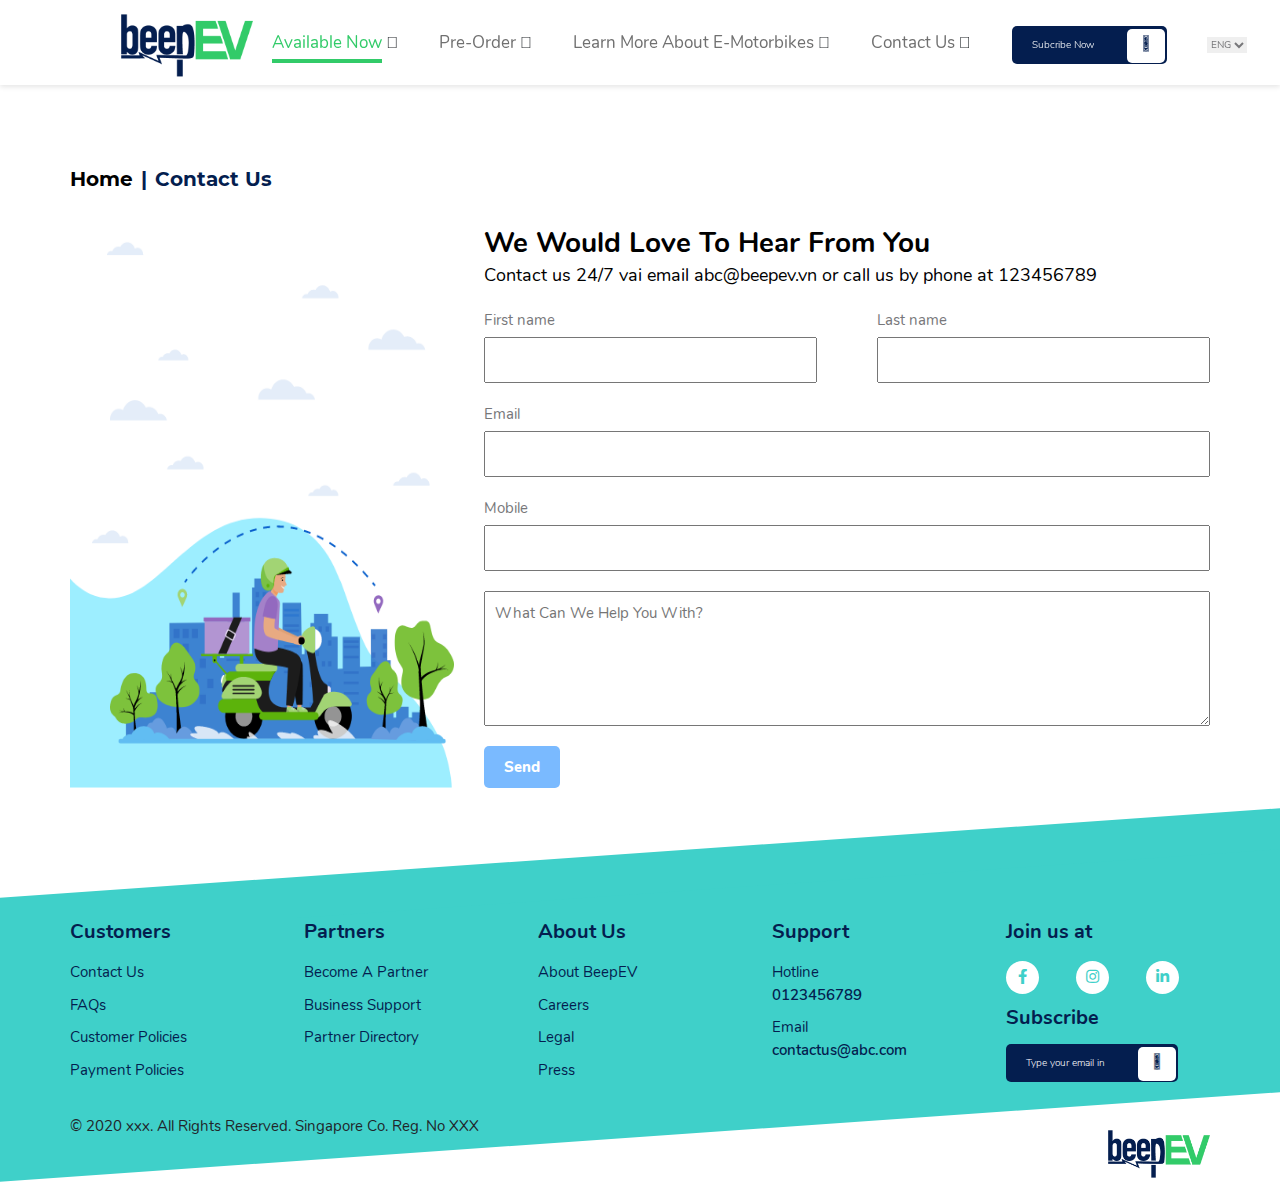
<file: contact.html>
<!doctype html>
<html lang="en">
<head>
    <meta charset="UTF-8">
    <meta name="viewport"
          content="width=device-width, user-scalable=no, initial-scale=1.0, maximum-scale=1.0, minimum-scale=1.0">
    <meta http-equiv="X-UA-Compatible" content="ie=edge">
    <title>Contact</title>
    <link rel="stylesheet" href="vender/css/bootstrap.min.css">
    <link rel="stylesheet" href="https://pro.fontawesome.com/releases/v5.10.0/css/all.css" integrity="sha384-AYmEC3Yw5cVb3ZcuHtOA93w35dYTsvhLPVnYs9eStHfGJvOvKxVfELGroGkvsg+p" crossorigin="anonymous"/>
    <link rel="stylesheet" href="css/fontawesome.min.css">
    <link rel="stylesheet" href="css/brands.min.css">
    <link rel="stylesheet" href="css/solid.min.css">
    <link rel="stylesheet" href="style/fonts.css">
    <link rel="stylesheet" href="style/home_moto.css">
    <link rel="stylesheet" href="style/blog.css">
    <link rel="stylesheet" href="style/FAQsAndContactAndOrder.css">
    <link rel="stylesheet" href="style/header.css">
    <link rel="stylesheet" href="style/footer_moto.css">
    <link rel="stylesheet" href="style/slide.css">
    <link rel="stylesheet" href="style/modal.css">
    <link rel="stylesheet" href="style/responsive/res_motobike.css">
</head>
<body>
<div class="wrapper">
    <div class="fix">
        <section class="header fixed-top">
            <div class="header-menu show-desktop">
                <div class="container-fluid">
                    <h1 id="logo">
                        <a href="index.html">
                            <img src="images/logo.png" alt="">
                        </a>
                    </h1>
                    <div class="menu-list">
                        <ul class="main-menu">
                            <li>
                                <a href="index.html" class="main-link active" >Available Now</a>
                                <i class="fal fa-chevron-down"></i>
                                <ul class="sub_menu">
                                    <li><a href="Product_page_category_detail.html">Today's Offers</a></li>
                                    <li><a href="Order_choose_product.html">Get A Quote</a></li>
                                </ul>
                            </li>
                            <li>
                                <a href="product_page.html" class="main-link">Pre-Order</a>
                                <i class="fal fa-chevron-down"></i>
                                <ul class="sub_menu">
                                    <li><a href="Product_page_category_detail.html">New Releases</a></li>
                                    <li><a href="Product_page_category_detail.html">VinFast</a></li>
                                    <li><a href="Product_page_category_detail.html">Honda</a></li>
                                    <li><a href="Product_page_category_detail.html">Pega</a></li>
                                    <li><a href="Product_page_category_detail.html">See all</a></li>

                                </ul>
                            </li>
                            <li>
                                <a href="#" class="main-link">Learn More About E-Motorbikes</a> <i class="fal fa-chevron-down"></i>
                                <ul class="sub_menu">
                                    <li><a href="learn_more_about_EVs.html">EV Guide</a></li>
                                    <li><a href="blog_EV_guide.html">Usage Tips</a></li>
                                    <li><a href="blog_EV_guide.html">Charging basis</a></li>
                                    <li><a href="Product_page_category_detail.html">Accessories</a></li>
                                    <li><a href="blog_EV_guide.html">Blog</a></li>
                                </ul>
                            </li>
                            <li>
                                <a href="contact.html" class="main-link" >Contact Us</a> <i class="fal fa-chevron-down"></i>
                                <ul class="sub_menu">
                                    <li><a href="contact.html">Contact Form</a></li>
                                    <li><a href="FAQs.html">FAQs</a></li>
                                </ul>
                            </li>
                            <li>
                                <a href="#" class="sub" onclick="call_modal();">Subcribe Now <i class="far fa-arrow-right"></i></a>
                            </li>
                            <li>
                                <div class="language">
                                    <select class="language_select" id="Select1">
                                        <option value="en">ENG</option>
                                        <option value="vn">VN</option>
                                    </select>
                                </div>
                            </li>
                        </ul>
                    </div>
                </div>
            </div>
            <div class="header-menu show-mobile">
                <div class="wrap">
                    <div class="menu-mobile">
                        <!-- Button trigger modal -->
                        <button type="button" class="k-btn-menu" data-toggle="modal" data-target="#exampleModal">
                            <i class="fas fa-bars"></i>
                        </button>
                        <!-- Modal -->
                        <div class="modal fade" id="exampleModal" tabindex="-1" role="dialog" aria-labelledby="exampleModalLabel" aria-hidden="true">
                            <div class="modal-dialog" role="document">
                                <div class="modal-content">
                                    <div class="modal-header">
                                        <button type="button" class="close" data-dismiss="modal" aria-label="Close">
                                            <span aria-hidden="true">&times;</span>
                                        </button>
                                    </div>
                                    <div class="modal-body">
                                        <div id="accordion_menu" role="tablist" aria-multiselectable="true">
                                            <div class="panel panel-default">
                                                <div class="panel-heading" role="tab" id="heading_1">
                                                    <div class="panel-title">
                                                        <a data-toggle="collapse" data-parent="#accordion_menu" href="#collapse_1" aria-expanded="true" aria-controls="collapse_1">
                                                            Available Now
                                                            <i class="fal fa-chevron-down k-down"></i>
                                                            <i class="fal fa-chevron-up k-up"></i>
                                                        </a>

                                                    </div>
                                                </div>
                                                <div id="collapse_1" class="panel-collapse collapse in" role="tabpanel" aria-labelledby="heading_1">
                                                    <div class="down">
                                                        <a href="Product_page_category_detail.html">Today's Offers</a>
                                                        <a href="Order_choose_product.html">Get A Quote</a>
                                                    </div>
                                                </div>
                                            </div>
                                            <div class="panel panel-default">
                                                <div class="panel-heading" role="tab" id="heading_2">
                                                    <div class="panel-title">
                                                        <a data-toggle="collapse" data-parent="#accordion_menu" href="#collapse_2" aria-expanded="true" aria-controls="collapse_2">
                                                            Pre-Order
                                                            <i class="fal fa-chevron-down k-down"></i>
                                                            <i class="fal fa-chevron-up k-up"></i>
                                                        </a>

                                                    </div>
                                                </div>
                                                <div id="collapse_2" class="panel-collapse collapse in" role="tabpanel" aria-labelledby="heading_2">
                                                    <div class="down">
                                                        <a href="Product_page_category_detail.html">New Releases</a>
                                                        <a href="Product_page_category_detail.html">VinFast</a>
                                                        <a href="Product_page_category_detail.html">Honda</a>
                                                        <a href="Product_page_category_detail.html">Pega</a>
                                                        <a href="Product_page_category_detail.html">See all</a>
                                                    </div>
                                                </div>
                                            </div>
                                            <div class="panel panel-default">
                                                <div class="panel-heading" role="tab" id="heading_3">
                                                    <div class="panel-title">
                                                        <a data-toggle="collapse" data-parent="#accordion_menu" href="#collapse_3" aria-expanded="true" aria-controls="collapse_3">
                                                            Learn More About EVs
                                                            <i class="fal fa-chevron-down k-down"></i>
                                                            <i class="fal fa-chevron-up k-up"></i>
                                                        </a>

                                                    </div>
                                                </div>
                                                <div id="collapse_3" class="panel-collapse collapse in" role="tabpanel" aria-labelledby="heading_3">
                                                    <div class="down">
                                                        <a href="blog_EV_guide.html">EV Guide</a>
                                                        <a href="blog_EV_guide.html">Usage Tips</a>
                                                        <a href="blog_EV_guide.html">Charging basis</a>
                                                        <a href="Product_page_category_detail.html">Accessories</a>
                                                        <a href="blog_EV_guide.html">Blog</a>
                                                    </div>
                                                </div>
                                            </div>
                                            <div class="panel panel-default">
                                                <div class="panel-heading" role="tab" id="heading_4">
                                                    <div class="panel-title">
                                                        <a data-toggle="collapse" data-parent="#accordion_menu" href="#collapse_4" aria-expanded="true" aria-controls="collapse_4">
                                                            Contact. Us
                                                            <i class="fal fa-chevron-down k-down"></i>
                                                            <i class="fal fa-chevron-up k-up"></i>
                                                        </a>

                                                    </div>
                                                </div>
                                                <div id="collapse_4" class="panel-collapse collapse in" role="tabpanel" aria-labelledby="heading_4">
                                                    <div class="down">
                                                        <a href="contact.html">Contact Form</a>
                                                        <a href="FAQs.html">FAQs</a>
                                                    </div>
                                                </div>
                                            </div>
                                            <div class="subscribe">
                                                <p>Subscribe</p>
                                                <a href="#" class="sub close k-close" onclick="call_modal();" data-dismiss="modal">Type your email in <i class="far fa-arrow-right"></i></a>
                                            </div>
                                        </div>
                                    </div>
                                </div>
                            </div>
                        </div>
                    </div>
                    <div class="menu-logo">
                        <a href="index.html">
                            <img src="images/logo.png" alt="" class="logo-mobile">
                        </a>
                    </div>
                    <div class="menu-laguage">
                        <div class="language">
                            <select class="language_select" id="Select2">
                                <option value="en">ENG</option>
                                <option value="vn">VN</option>
                            </select>
                        </div>
                    </div>
                </div>
            </div>
        </section>
    </div>
    <section class="content">
        <div class="blog">
            <div class="container">
                <div class="info-blog">
                    <nav aria-label="breadcrumb">
                        <ol class="breadcrumb">
                            <li class="breadcrumb-item"><a href="#">Home</a></li>
                            <li class="breadcrumb-item active" aria-current="page">Contact Us</li>
                        </ol>
                    </nav>
                </div>
                <div class="contact">
                    <div class="left-contact">
                        <img src="images/contact.png" alt="">
                    </div>
                    <div class="right-contact">
                        <h4 class="title-contact">We Would Love To Hear From You</h4>
                        <p class="des">Contact us 24/7 vai email abc@beepev.vn or call us by phone at 123456789</p>
                        <form action="">
                            <div class="k-group k-col">
                                <div class="k-douple">
                                    <label for="FirstName">First name</label>
                                    <input type="text" id="FirstName" name="">
                                </div>
                                <div class="k-douple">
                                    <label for="LasttName">Last name</label>
                                    <input type="text" id="LasttName" name="">
                                </div>
                            </div>
                            <div class="k-group">
                                <label for="email">Email</label>
                                <input type="email" id="email" name="">
                            </div>
                            <div class="k-group">
                                <label for="phone">Mobile</label>
                                <input type="number" id="phone" name="">
                            </div>
                            <div class="k-group">
                                <textarea name="comment" id="cmt" cols="30" rows="5" placeholder="What Can We Help You With?"></textarea>
                            </div>
                            <button type="submit" class="btn-send">Send</button>
                        </form>
                    </div>
                </div>
            </div>
        </div>
    </section>
    <section class="footer">
        <div class="content">
            <div class="footer_top show-desktop">
                <div class="container">
                    <div class="row">
                        <div class="col">
                            <p>Customers</p>
                            <div class="footer_info">
                                <a href="contact.html">Contact Us</a>
                                <a href="FAQs.html">FAQs</a>
                                <a href="customer_policies.html">Customer Policies</a>
                                <a href="customer_policies.html">Payment Policies</a>
                            </div>
                        </div>
                        <div class="col">
                            <p>Partners</p>
                            <div class="footer_info">
                                <a href="customer_policies.html">Become A Partner</a>
                                <a href="customer_policies.html">Business Support</a>
                                <a href="customer_policies.html">Partner Directory</a>
                            </div>
                        </div>
                        <div class="col">
                            <p>About Us</p>
                            <div class="footer_info">
                                <a href="about_us.html">About BeepEV</a>
                                <a href="customer_policies.html">Careers</a>
                                <a href="customer_policies.html">Legal</a>
                                <a href="customer_policies.html">Press</a>
                            </div>
                        </div>
                        <div class="col">
                            <p>Support</p>
                            <div class="footer_info">
                                <span>Hotline <br><b class="font-other">0123456789</b></span>
                                <span>Email <br> <b class="font-other">contactus@abc.com</b></span>
                            </div>
                        </div>
                        <div class="col">
                            <p>Join us at</p>
                            <div class="footer_info link">
                                <a href="https://www.facebook.com/beepev.vn"><i class="fab fa-facebook-f"></i></a>
                                <a href="#"><i class="fab fa-instagram"></i></a>
                                <a href="#"><i class="fab fa-linkedin-in"></i></a>
                            </div>
                            <p>Subscribe</p>
                            <a href="#" class="sub" onclick="call_modal();">Type your email in <i class="far fa-arrow-right"></i></a>
                        </div>
                    </div>
                </div>
            </div>
            <div class="footer_top show-mobile">
                <div id="accordion" role="tablist" aria-multiselectable="true">
                    <div class="panel panel-default">
                        <div class="panel-heading" role="tab" id="headingOne">
                            <div class="panel-title">
                                <a data-toggle="collapse" data-parent="#accordion" href="#collapseOne" aria-expanded="true" aria-controls="collapseOne">
                                    Customers
                                </a>
                                <i class="fal fa-chevron-down"></i>
                            </div>
                        </div>
                        <div id="collapseOne" class="panel-collapse collapse in" role="tabpanel" aria-labelledby="headingOne">
                            <div class="down">
                                <a href="contact.html">Contact Us</a>
                                <a href="FAQs.html">FAQs</a>
                                <a href="customer_policies.html">Customer Policies</a>
                                <a href="customer_policies.html">Payment Policies</a>
                            </div>
                        </div>
                    </div>
                    <div class="panel panel-default">
                        <div class="panel-heading" role="tab" id="headingTwo">
                            <div class="panel-title">
                                <a class="collapsed" data-toggle="collapse" data-parent="#accordion" href="#collapseTwo" aria-expanded="false" aria-controls="collapseOne">
                                    Partners
                                </a>
                                <i class="fal fa-chevron-down"></i>
                            </div>
                        </div>
                        <div id="collapseTwo" class="panel-collapse collapse" role="tabpanel" aria-labelledby="headingOne">
                            <div class="down">
                                <a href="customer_policies.html">Become A Partner</a>
                                <a href="customer_policies.html">Business Support</a>
                                <a href="customer_policies.html">Partner Directory</a>
                            </div>
                        </div>
                    </div>
                    <div class="panel panel-default">
                        <div class="panel-heading" role="tab" id="headingThree">
                            <div class="panel-title">
                                <a class="collapsed" data-toggle="collapse" data-parent="#accordion" href="#collapseThree" aria-expanded="false" aria-controls="collapseOne">
                                    About Us
                                </a>
                                <i class="fal fa-chevron-down"></i>
                            </div>
                        </div>
                        <div id="collapseThree" class="panel-collapse collapse" role="tabpanel" aria-labelledby="headingOne">
                            <div class="down">
                                <a href="about_us.html">About BeepEV</a>
                                <a href="customer_policies.html">Careers</a>
                                <a href="customer_policies.html">Legal</a>
                                <a href="customer_policies.html">Press</a>
                            </div>
                        </div>
                    </div>
                    <div class="panel panel-default">
                        <div class="panel-heading" role="tab" id="headingFour">
                            <div class="panel-title">
                                <a class="collapsed" data-toggle="collapse" data-parent="#accordion" href="#collapseFour" aria-expanded="false" aria-controls="collapseOne">
                                    Support
                                </a>
                                <i class="fal fa-chevron-down"></i>
                            </div>
                        </div>
                        <div id="collapseFour" class="panel-collapse collapse" role="tabpanel" aria-labelledby="headingOne">
                            <div class="down">
                                <div class="footer_info">
                                    <span>Hotline <br><b class="font-other">0123456789</b></span>
                                    <span>Email <br> <b class="font-other">contactus@abc.com</b></span>
                                </div>
                            </div>
                        </div>
                    </div>
                    <div class="line"></div>
                    <div class="join">
                        <p>Join us at</p>
                        <div class="join-icon">
                            <a href="https://www.facebook.com/beepev.vn"><i class="fab fa-facebook-f"></i></a>
                            <a href="#"><i class="fab fa-instagram"></i></a>
                            <a href="#"><i class="fab fa-linkedin-in"></i></a>
                        </div>
                    </div>
                    <div class="subscribe">
                        <p>Subscribe</p>
                        <a href="#" class="sub" onclick="call_modal();">Type your email in <i class="far fa-arrow-right"></i></a>
                    </div>
                </div>
            </div>
            <div class="footer_bottom">
                <div class="container">
                    <div class="footer_bottom_list">
                        <div class="footer_bottom_list_item">
                            <h1 id="logo-f">
                                <a href="#"><img src="images/logo.png" alt="" class="logo-footer"></a>
                            </h1>
                            <p>© 2020 xxx. All Rights Reserved. Singapore Co. Reg. No XXX</p>
                        </div>
                    </div>
                </div>
            </div>
        </div>
    </section>
</div>
<span class="backtotop">
            <a href=""><i class="fa fa-angle-up" style="font-size: 20px"></i></a>
    </span>
<div class="contact-modal">
    <div class="box">
        <input name="modal" type="checkbox" id="modal" class="hidden">
        <label for="modal" class="label-show-modal" onclick="call_modal();"></label>
        <div class="modal-show">
            <div class="modal-show-inner">
                <!--               <label for="modal" >&#10006;</label>-->
                <a type="button" class="close" data-dismiss="modal" onclick="hide_modal();">&times;</a>
                <h2 class="title-modal">JOIN OUR NEWSLETTER</h2>
                <p class="des-title">Subscribe our newsletter to receive the latest news and exclusive offers every week. No spam.</p>
                <div class="response"></div>
                <div class="content">
                    <form id="contactForm" method="POST">
                        <div class="k-form-control">
                            <input type="email" name="email" id="email" placeholder="Enter your email">
                            <br>
                        </div>
                        <div class="k-form-control">
                            <a onclick="call_modal();" class="k-btn" style="cursor: pointer">SUBSCRIBE</a>
                            <a href="#" onclick="hide_modal();" class="cancel">NO THANKS</a>
                        </div>
                    </form>
                </div>
            </div>
        </div>
    </div>
</div>

<script type="text/javascript" src="vender/js/jquery.min.js"></script>
<!--<script type="text/javascript" src="vender/js/jquery-3.5.1.slim.min.js"></script>-->
<script type="text/javascript" src="vender/js/popper.min.js"></script>
<script type="text/javascript" src="vender/js/bootstrap.min.js"></script>
<script type="text/javascript" src="js/fontawesome.min.js"></script>
<script type="text/javascript" src="vender/js/jquery.js"></script>
<script type="text/javascript" src="js/backtotop.js"></script>
<script type="text/javascript" src="js/menu.js"></script>
<script type="text/javascript" src="js/modal-show.js"></script>
</body>
</html>
</file>
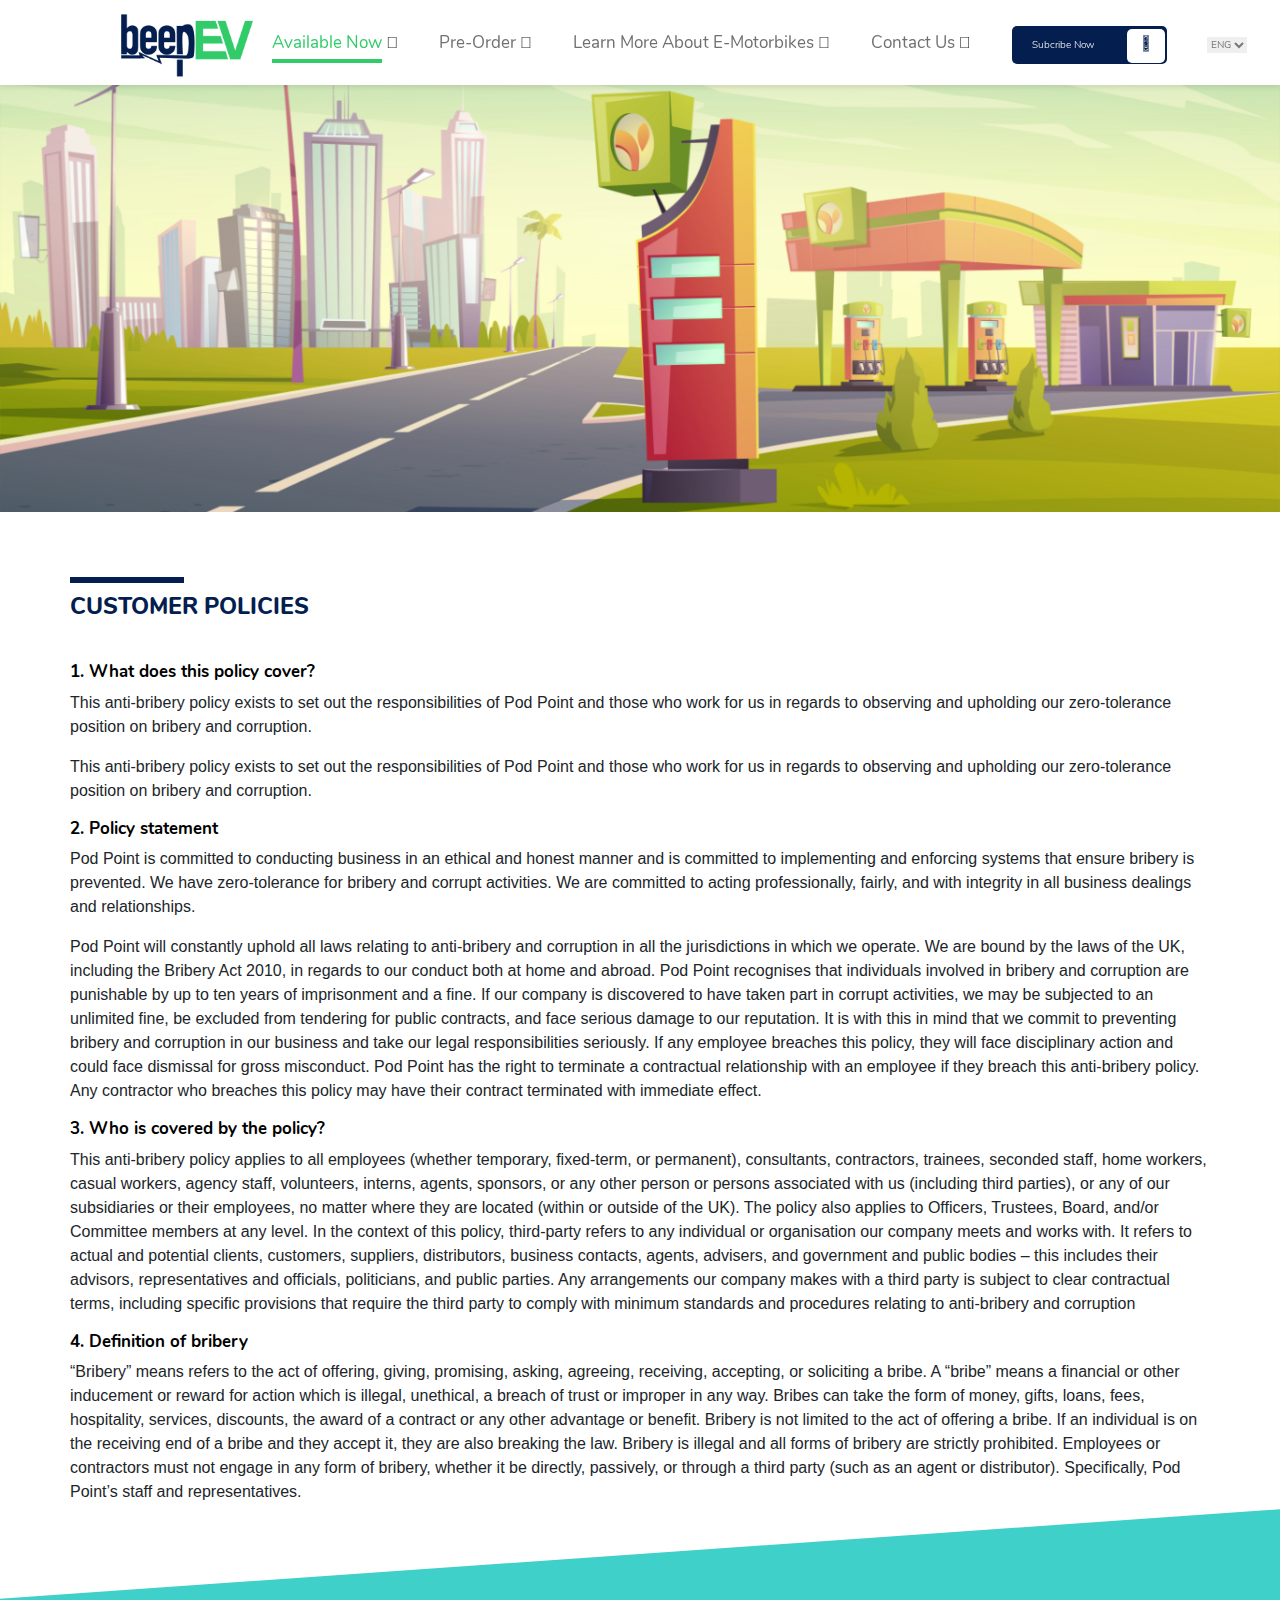
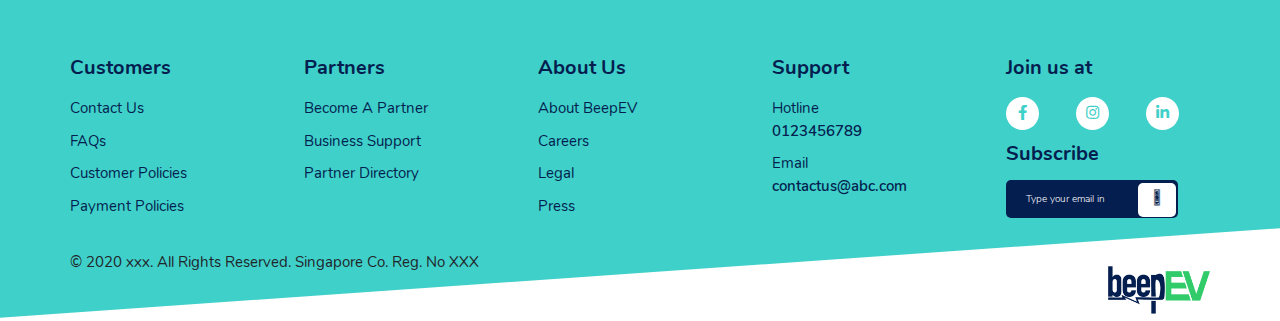
<file: customer_policies.html>
<!doctype html>
<html lang="en">
<head>
    <meta charset="UTF-8">
    <meta name="viewport"
          content="width=device-width, user-scalable=no, initial-scale=1.0, maximum-scale=1.0, minimum-scale=1.0">
    <meta http-equiv="X-UA-Compatible" content="ie=edge">
    <title>Customer policies</title>
    <link rel="stylesheet" href="vender/css/bootstrap.min.css">
    <link rel="stylesheet" href="https://pro.fontawesome.com/releases/v5.10.0/css/all.css" integrity="sha384-AYmEC3Yw5cVb3ZcuHtOA93w35dYTsvhLPVnYs9eStHfGJvOvKxVfELGroGkvsg+p" crossorigin="anonymous"/>
    <link rel="stylesheet" href="css/fontawesome.min.css">
    <link rel="stylesheet" href="css/brands.min.css">
    <link rel="stylesheet" href="css/solid.min.css">
    <link rel="stylesheet" href="style/fonts.css">
    <link rel="stylesheet" href="style/home_moto.css">
    <link rel="stylesheet" href="style/about_us.css">
    <link rel="stylesheet" href="style/header.css">
    <link rel="stylesheet" href="style/footer_moto.css">
    <link rel="stylesheet" href="style/slide.css">
    <link rel="stylesheet" href="style/modal.css">
    <link rel="stylesheet" href="style/responsive/res_motobike.css">
</head>
<body>
<div class="wrapper">
    <div class="fix">
        <section class="header fixed-top">
            <div class="header-menu show-desktop">
                <div class="container-fluid">
                    <h1 id="logo">
                        <a href="index.html">
                            <img src="images/logo.png" alt="">
                        </a>
                    </h1>
                    <div class="menu-list">
                        <ul class="main-menu">
                            <li>
                                <a href="index.html" class="main-link active" >Available Now</a>
                                <i class="fal fa-chevron-down"></i>
                                <ul class="sub_menu">
                                    <li><a href="Product_page_category_detail.html">Today's Offers</a></li>
                                    <li><a href="Order_choose_product.html">Get A Quote</a></li>
                                </ul>
                            </li>
                            <li>
                                <a href="product_page.html" class="main-link">Pre-Order</a>
                                <i class="fal fa-chevron-down"></i>
                                <ul class="sub_menu">
                                    <li><a href="Product_page_category_detail.html">New Releases</a></li>
                                    <li><a href="Product_page_category_detail.html">VinFast</a></li>
                                    <li><a href="Product_page_category_detail.html">Honda</a></li>
                                    <li><a href="Product_page_category_detail.html">Pega</a></li>
                                    <li><a href="Product_page_category_detail.html">See all</a></li>

                                </ul>
                            </li>
                            <li>
                                <a href="#" class="main-link">Learn More About E-Motorbikes</a> <i class="fal fa-chevron-down"></i>
                                <ul class="sub_menu">
                                    <li><a href="learn_more_about_EVs.html">EV Guide</a></li>
                                    <li><a href="blog_EV_guide.html">Usage Tips</a></li>
                                    <li><a href="blog_EV_guide.html">Charging basis</a></li>
                                    <li><a href="Product_page_category_detail.html">Accessories</a></li>
                                    <li><a href="blog_EV_guide.html">Blog</a></li>
                                </ul>
                            </li>
                            <li>
                                <a href="contact.html" class="main-link" >Contact Us</a> <i class="fal fa-chevron-down"></i>
                                <ul class="sub_menu">
                                    <li><a href="contact.html">Contact Form</a></li>
                                    <li><a href="FAQs.html">FAQs</a></li>
                                </ul>
                            </li>
                            <li>
                                <a href="#" class="sub" onclick="call_modal();">Subcribe Now <i class="far fa-arrow-right"></i></a>
                            </li>
                            <li>
                                <div class="language">
                                    <select class="language_select" id="Select1">
                                        <option value="en">ENG</option>
                                        <option value="vn">VN</option>
                                    </select>
                                </div>
                            </li>
                        </ul>
                    </div>
                </div>
            </div>
            <div class="header-menu show-mobile">
                <div class="wrap">
                    <div class="menu-mobile">
                        <!-- Button trigger modal -->
                        <button type="button" class="k-btn-menu" data-toggle="modal" data-target="#exampleModal">
                            <i class="fas fa-bars"></i>
                        </button>
                        <!-- Modal -->
                        <div class="modal fade" id="exampleModal" tabindex="-1" role="dialog" aria-labelledby="exampleModalLabel" aria-hidden="true">
                            <div class="modal-dialog" role="document">
                                <div class="modal-content">
                                    <div class="modal-header">
                                        <button type="button" class="close" data-dismiss="modal" aria-label="Close">
                                            <span aria-hidden="true">&times;</span>
                                        </button>
                                    </div>
                                    <div class="modal-body">
                                        <div id="accordion_menu" role="tablist" aria-multiselectable="true">
                                            <div class="panel panel-default">
                                                <div class="panel-heading" role="tab" id="heading_1">
                                                    <div class="panel-title">
                                                        <a data-toggle="collapse" data-parent="#accordion_menu" href="#collapse_1" aria-expanded="true" aria-controls="collapse_1">
                                                            Available Now
                                                            <i class="fal fa-chevron-down k-down"></i>
                                                            <i class="fal fa-chevron-up k-up"></i>
                                                        </a>

                                                    </div>
                                                </div>
                                                <div id="collapse_1" class="panel-collapse collapse in" role="tabpanel" aria-labelledby="heading_1">
                                                    <div class="down">
                                                        <a href="Product_page_category_detail.html">Today's Offers</a>
                                                        <a href="Order_choose_product.html">Get A Quote</a>
                                                    </div>
                                                </div>
                                            </div>
                                            <div class="panel panel-default">
                                                <div class="panel-heading" role="tab" id="heading_2">
                                                    <div class="panel-title">
                                                        <a data-toggle="collapse" data-parent="#accordion_menu" href="#collapse_2" aria-expanded="true" aria-controls="collapse_2">
                                                            Pre-Order
                                                            <i class="fal fa-chevron-down k-down"></i>
                                                            <i class="fal fa-chevron-up k-up"></i>
                                                        </a>

                                                    </div>
                                                </div>
                                                <div id="collapse_2" class="panel-collapse collapse in" role="tabpanel" aria-labelledby="heading_2">
                                                    <div class="down">
                                                        <a href="Product_page_category_detail.html">New Releases</a>
                                                        <a href="Product_page_category_detail.html">VinFast</a>
                                                        <a href="Product_page_category_detail.html">Honda</a>
                                                        <a href="Product_page_category_detail.html">Pega</a>
                                                        <a href="Product_page_category_detail.html">See all</a>
                                                    </div>
                                                </div>
                                            </div>
                                            <div class="panel panel-default">
                                                <div class="panel-heading" role="tab" id="heading_3">
                                                    <div class="panel-title">
                                                        <a data-toggle="collapse" data-parent="#accordion_menu" href="#collapse_3" aria-expanded="true" aria-controls="collapse_3">
                                                            Learn More About EVs
                                                            <i class="fal fa-chevron-down k-down"></i>
                                                            <i class="fal fa-chevron-up k-up"></i>
                                                        </a>

                                                    </div>
                                                </div>
                                                <div id="collapse_3" class="panel-collapse collapse in" role="tabpanel" aria-labelledby="heading_3">
                                                    <div class="down">
                                                        <a href="blog_EV_guide.html">EV Guide</a>
                                                        <a href="blog_EV_guide.html">Usage Tips</a>
                                                        <a href="blog_EV_guide.html">Charging basis</a>
                                                        <a href="Product_page_category_detail.html">Accessories</a>
                                                        <a href="blog_EV_guide.html">Blog</a>
                                                    </div>
                                                </div>
                                            </div>
                                            <div class="panel panel-default">
                                                <div class="panel-heading" role="tab" id="heading_4">
                                                    <div class="panel-title">
                                                        <a data-toggle="collapse" data-parent="#accordion_menu" href="#collapse_4" aria-expanded="true" aria-controls="collapse_4">
                                                            Contact. Us
                                                            <i class="fal fa-chevron-down k-down"></i>
                                                            <i class="fal fa-chevron-up k-up"></i>
                                                        </a>

                                                    </div>
                                                </div>
                                                <div id="collapse_4" class="panel-collapse collapse in" role="tabpanel" aria-labelledby="heading_4">
                                                    <div class="down">
                                                        <a href="contact.html">Contact Form</a>
                                                        <a href="FAQs.html">FAQs</a>
                                                    </div>
                                                </div>
                                            </div>
                                            <div class="subscribe">
                                                <p>Subscribe</p>
                                                <a href="#" class="sub close k-close" onclick="call_modal();" data-dismiss="modal">Type your email in <i class="far fa-arrow-right"></i></a>
                                            </div>
                                        </div>
                                    </div>
                                </div>
                            </div>
                        </div>
                    </div>
                    <div class="menu-logo">
                        <a href="index.html">
                            <img src="images/logo.png" alt="" class="logo-mobile">
                        </a>
                    </div>
                    <div class="menu-laguage">
                        <div class="language">
                            <select class="language_select" id="Select2">
                                <option value="en">ENG</option>
                                <option value="vn">VN</option>
                            </select>
                        </div>
                    </div>
                </div>
            </div>
        </section>
    </div>
    <section class="hero">
        <img src="images/asset-2.png" alt="" >
    </section>
    <section class="content">
        <div class="about customer">
            <div class="container">
                <div class="item-about">
                    <div class="left-item">
                        <div class="line"></div>
                        <h3 class="title">Customer Policies</h3>
                    </div>
                </div>
                <div class="content-customer">
                    <h6 class="question">1. What does this policy cover?</h6>
                    <p class="des">This anti-bribery policy exists to set out the responsibilities of Pod Point and those who work for us in regards to observing and upholding our zero-tolerance position on bribery and corruption.</p>
                    <p class="des">This anti-bribery policy exists to set out the responsibilities of Pod Point and those who work for us in regards to observing and upholding our zero-tolerance position on bribery and corruption.</p>
                    <h6 class="question">2. Policy statement</h6>
                    <p class="des">Pod Point is committed to conducting business in an ethical and honest manner and is committed to implementing and enforcing systems that ensure bribery is prevented. We have zero-tolerance for bribery and corrupt activities. We are committed to acting professionally, fairly, and with integrity in all business dealings and relationships.</p>
                    <p class="des">Pod Point will constantly uphold all laws relating to anti-bribery and corruption in all the jurisdictions in which we operate. We are bound by the laws of the UK, including the Bribery Act 2010, in regards to our conduct both at home and abroad. Pod Point recognises that individuals involved in bribery and corruption are punishable by up to ten years of imprisonment and a fine. If our company is discovered to have taken part in corrupt activities, we may be subjected to an unlimited fine, be excluded from tendering for public contracts, and face serious damage to our reputation. It is with this in mind that we commit to preventing bribery and corruption in our business and take our legal responsibilities seriously. If any employee breaches this policy, they will face disciplinary action and could face dismissal for gross misconduct. Pod Point has the right to terminate a contractual relationship with an employee if they breach this anti-bribery policy. Any contractor who breaches this policy may have their contract terminated with immediate effect.</p>
                    <h6 class="question">3. Who is covered by the policy?</h6>
                    <p class="des">This anti-bribery policy applies to all employees (whether temporary, fixed-term, or permanent), consultants, contractors, trainees, seconded staff, home workers, casual workers, agency staff, volunteers, interns, agents, sponsors, or any other person or persons associated with us (including third parties), or any of our subsidiaries or their employees, no matter where they are located (within or outside of the UK). The policy also applies to Officers, Trustees, Board, and/or Committee members at any level. In the context of this policy, third-party refers to any individual or organisation our company meets and works with. It refers to actual and potential clients, customers, suppliers, distributors, business contacts, agents, advisers, and government and public
                        bodies – this includes their advisors, representatives and officials, politicians, and public parties. Any arrangements our company makes with a third party is subject to clear contractual terms, including specific provisions that require the third party to comply with minimum standards and procedures relating to anti-bribery and corruption</p>
                    <h6 class="question">4. Definition of bribery</h6>
                    <p class="des">“Bribery” means refers to the act of offering, giving, promising, asking, agreeing, receiving, accepting, or soliciting a bribe. A “bribe” means a financial or other inducement or reward for action which is illegal, unethical, a breach of trust or improper in any way. Bribes can take the form of money, gifts, loans, fees, hospitality, services, discounts, the award of a contract or any other advantage or benefit. Bribery is not limited to the act of offering a bribe. If an individual is on the receiving end of a bribe and they accept it, they are also breaking the law. Bribery is illegal and all forms of bribery are strictly prohibited. Employees or contractors must not engage in any form of bribery, whether it be directly, passively, or through a third party (such as an agent or distributor). Specifically, Pod Point’s staff and representatives.</p>
                </div>
            </div>
        </div>
    </section>
    <section class="footer">
        <div class="content">
            <div class="footer_top show-desktop">
                <div class="container">
                    <div class="row">
                        <div class="col">
                            <p>Customers</p>
                            <div class="footer_info">
                                <a href="contact.html">Contact Us</a>
                                <a href="FAQs.html">FAQs</a>
                                <a href="customer_policies.html">Customer Policies</a>
                                <a href="customer_policies.html">Payment Policies</a>
                            </div>
                        </div>
                        <div class="col">
                            <p>Partners</p>
                            <div class="footer_info">
                                <a href="customer_policies.html">Become A Partner</a>
                                <a href="customer_policies.html">Business Support</a>
                                <a href="customer_policies.html">Partner Directory</a>
                            </div>
                        </div>
                        <div class="col">
                            <p>About Us</p>
                            <div class="footer_info">
                                <a href="about_us.html">About BeepEV</a>
                                <a href="customer_policies.html">Careers</a>
                                <a href="customer_policies.html">Legal</a>
                                <a href="customer_policies.html">Press</a>
                            </div>
                        </div>
                        <div class="col">
                            <p>Support</p>
                            <div class="footer_info">
                                <span>Hotline <br><b class="font-other">0123456789</b></span>
                                <span>Email <br> <b class="font-other">contactus@abc.com</b></span>
                            </div>
                        </div>
                        <div class="col">
                            <p>Join us at</p>
                            <div class="footer_info link">
                                <a href="https://www.facebook.com/beepev.vn"><i class="fab fa-facebook-f"></i></a>
                                <a href="#"><i class="fab fa-instagram"></i></a>
                                <a href="#"><i class="fab fa-linkedin-in"></i></a>
                            </div>
                            <p>Subscribe</p>
                            <a href="#" class="sub" onclick="call_modal();">Type your email in <i class="far fa-arrow-right"></i></a>
                        </div>
                    </div>
                </div>
            </div>
            <div class="footer_top show-mobile">
                <div id="accordion" role="tablist" aria-multiselectable="true">
                    <div class="panel panel-default">
                        <div class="panel-heading" role="tab" id="headingOne">
                            <div class="panel-title">
                                <a data-toggle="collapse" data-parent="#accordion" href="#collapseOne" aria-expanded="true" aria-controls="collapseOne">
                                    Customers
                                </a>
                                <i class="fal fa-chevron-down"></i>
                            </div>
                        </div>
                        <div id="collapseOne" class="panel-collapse collapse in" role="tabpanel" aria-labelledby="headingOne">
                            <div class="down">
                                <a href="contact.html">Contact Us</a>
                                <a href="FAQs.html">FAQs</a>
                                <a href="customer_policies.html">Customer Policies</a>
                                <a href="customer_policies.html">Payment Policies</a>
                            </div>
                        </div>
                    </div>
                    <div class="panel panel-default">
                        <div class="panel-heading" role="tab" id="headingTwo">
                            <div class="panel-title">
                                <a class="collapsed" data-toggle="collapse" data-parent="#accordion" href="#collapseTwo" aria-expanded="false" aria-controls="collapseOne">
                                    Partners
                                </a>
                                <i class="fal fa-chevron-down"></i>
                            </div>
                        </div>
                        <div id="collapseTwo" class="panel-collapse collapse" role="tabpanel" aria-labelledby="headingOne">
                            <div class="down">
                                <a href="customer_policies.html">Become A Partner</a>
                                <a href="customer_policies.html">Business Support</a>
                                <a href="customer_policies.html">Partner Directory</a>
                            </div>
                        </div>
                    </div>
                    <div class="panel panel-default">
                        <div class="panel-heading" role="tab" id="headingThree">
                            <div class="panel-title">
                                <a class="collapsed" data-toggle="collapse" data-parent="#accordion" href="#collapseThree" aria-expanded="false" aria-controls="collapseOne">
                                    About Us
                                </a>
                                <i class="fal fa-chevron-down"></i>
                            </div>
                        </div>
                        <div id="collapseThree" class="panel-collapse collapse" role="tabpanel" aria-labelledby="headingOne">
                            <div class="down">
                                <a href="about_us.html">About BeepEV</a>
                                <a href="customer_policies.html">Careers</a>
                                <a href="customer_policies.html">Legal</a>
                                <a href="customer_policies.html">Press</a>
                            </div>
                        </div>
                    </div>
                    <div class="panel panel-default">
                        <div class="panel-heading" role="tab" id="headingFour">
                            <div class="panel-title">
                                <a class="collapsed" data-toggle="collapse" data-parent="#accordion" href="#collapseFour" aria-expanded="false" aria-controls="collapseOne">
                                    Support
                                </a>
                                <i class="fal fa-chevron-down"></i>
                            </div>
                        </div>
                        <div id="collapseFour" class="panel-collapse collapse" role="tabpanel" aria-labelledby="headingOne">
                            <div class="down">
                                <div class="footer_info">
                                    <span>Hotline <br><b class="font-other">0123456789</b></span>
                                    <span>Email <br> <b class="font-other">contactus@abc.com</b></span>
                                </div>
                            </div>
                        </div>
                    </div>
                    <div class="line"></div>
                    <div class="join">
                        <p>Join us at</p>
                        <div class="join-icon">
                            <a href="https://www.facebook.com/beepev.vn"><i class="fab fa-facebook-f"></i></a>
                            <a href="#"><i class="fab fa-instagram"></i></a>
                            <a href="#"><i class="fab fa-linkedin-in"></i></a>
                        </div>
                    </div>
                    <div class="subscribe">
                        <p>Subscribe</p>
                        <a href="#" class="sub" onclick="call_modal();">Type your email in <i class="far fa-arrow-right"></i></a>
                    </div>
                </div>
            </div>
            <div class="footer_bottom">
                <div class="container">
                    <div class="footer_bottom_list">
                        <div class="footer_bottom_list_item">
                            <h1 id="logo-f">
                                <a href="#"><img src="images/logo.png" alt="" class="logo-footer"></a>
                            </h1>
                            <p>© 2020 xxx. All Rights Reserved. Singapore Co. Reg. No XXX</p>
                        </div>
                    </div>
                </div>
            </div>
        </div>
    </section>
</div>
<span class="backtotop">
            <a href=""><i class="fa fa-angle-up" style="font-size: 20px"></i></a>
    </span>
<div class="contact-modal">
    <div class="box">
        <input name="modal" type="checkbox" id="modal" class="hidden">
        <label for="modal" class="label-show-modal" onclick="call_modal();"></label>
        <div class="modal-show">
            <div class="modal-show-inner">
                <!--               <label for="modal" >&#10006;</label>-->
                <a type="button" class="close" data-dismiss="modal" onclick="hide_modal();">&times;</a>
                <h2 class="title-modal">JOIN OUR NEWSLETTER</h2>
                <p class="des-title">Subscribe our newsletter to receive the latest news and exclusive offers every week. No spam.</p>
                <div class="response"></div>
                <div class="content">
                    <form id="contactForm" method="POST">
                        <div class="k-form-control">
                            <input type="email" name="email" id="email" placeholder="Enter your email">
                            <br>
                        </div>
                        <div class="k-form-control">
                            <a onclick="call_modal();" class="k-btn" style="cursor: pointer">SUBSCRIBE</a>
                            <a href="#" onclick="hide_modal();" class="cancel">NO THANKS</a>
                        </div>
                    </form>
                </div>
            </div>
        </div>
    </div>
</div>

<script type="text/javascript" src="vender/js/jquery.min.js"></script>
<!--<script type="text/javascript" src="vender/js/jquery-3.5.1.slim.min.js"></script>-->
<script type="text/javascript" src="vender/js/popper.min.js"></script>
<script type="text/javascript" src="vender/js/bootstrap.min.js"></script>
<script type="text/javascript" src="js/fontawesome.min.js"></script>
<script type="text/javascript" src="vender/js/jquery.js"></script>
<script type="text/javascript" src="js/backtotop.js"></script>
<script type="text/javascript" src="js/menu.js"></script>
<script type="text/javascript" src="js/modal-show.js"></script>
</body>
</html>
</file>
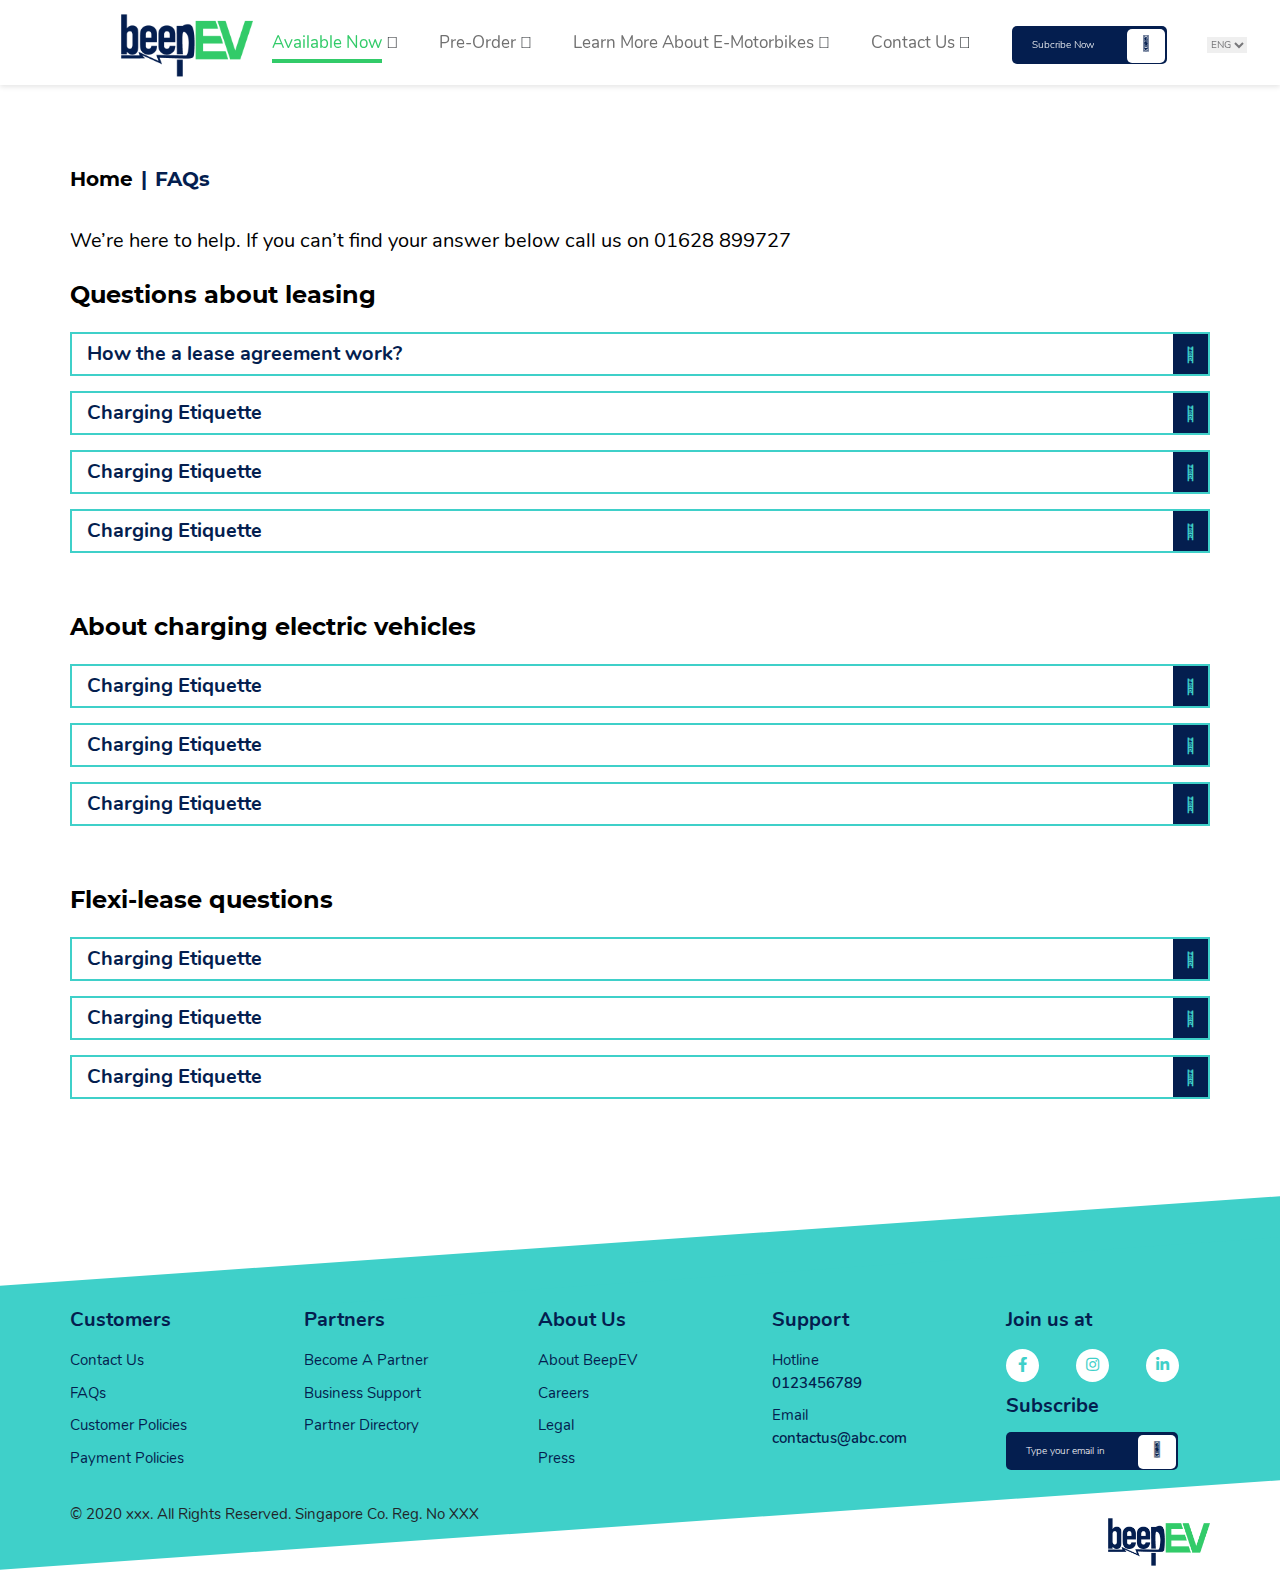
<file: FAQs.html>
<!doctype html>
<html lang="en">
<head>
    <meta charset="UTF-8">
    <meta name="viewport"
          content="width=device-width, user-scalable=no, initial-scale=1.0, maximum-scale=1.0, minimum-scale=1.0">
    <meta http-equiv="X-UA-Compatible" content="ie=edge">
    <title>FAQs</title>
    <link rel="stylesheet" href="vender/css/bootstrap.min.css">
    <link rel="stylesheet" href="https://pro.fontawesome.com/releases/v5.10.0/css/all.css" integrity="sha384-AYmEC3Yw5cVb3ZcuHtOA93w35dYTsvhLPVnYs9eStHfGJvOvKxVfELGroGkvsg+p" crossorigin="anonymous"/>
    <link rel="stylesheet" href="css/fontawesome.min.css">
    <link rel="stylesheet" href="css/brands.min.css">
    <link rel="stylesheet" href="css/solid.min.css">
    <link rel="stylesheet" href="style/fonts.css">
    <link rel="stylesheet" href="style/home_moto.css">
    <link rel="stylesheet" href="style/blog.css">
    <link rel="stylesheet" href="style/FAQsAndContactAndOrder.css">
    <link rel="stylesheet" href="style/header.css">
    <link rel="stylesheet" href="style/footer_moto.css">
    <link rel="stylesheet" href="style/slide.css">
    <link rel="stylesheet" href="style/modal.css">
    <link rel="stylesheet" href="style/responsive/res_motobike.css">
</head>
<body>
<div class="wrapper">
    <div class="fix">
        <section class="header fixed-top">
            <div class="header-menu show-desktop">
                <div class="container-fluid">
                    <h1 id="logo">
                        <a href="index.html">
                            <img src="images/logo.png" alt="">
                        </a>
                    </h1>
                    <div class="menu-list">
                        <ul class="main-menu">
                            <li>
                                <a href="index.html" class="main-link active" >Available Now</a>
                                <i class="fal fa-chevron-down"></i>
                                <ul class="sub_menu">
                                    <li><a href="Product_page_category_detail.html">Today's Offers</a></li>
                                    <li><a href="Order_choose_product.html">Get A Quote</a></li>
                                </ul>
                            </li>
                            <li>
                                <a href="product_page.html" class="main-link">Pre-Order</a>
                                <i class="fal fa-chevron-down"></i>
                                <ul class="sub_menu">
                                    <li><a href="Product_page_category_detail.html">New Releases</a></li>
                                    <li><a href="Product_page_category_detail.html">VinFast</a></li>
                                    <li><a href="Product_page_category_detail.html">Honda</a></li>
                                    <li><a href="Product_page_category_detail.html">Pega</a></li>
                                    <li><a href="Product_page_category_detail.html">See all</a></li>

                                </ul>
                            </li>
                            <li>
                                <a href="#" class="main-link">Learn More About E-Motorbikes</a> <i class="fal fa-chevron-down"></i>
                                <ul class="sub_menu">
                                    <li><a href="learn_more_about_EVs.html">EV Guide</a></li>
                                    <li><a href="blog_EV_guide.html">Usage Tips</a></li>
                                    <li><a href="blog_EV_guide.html">Charging basis</a></li>
                                    <li><a href="Product_page_category_detail.html">Accessories</a></li>
                                    <li><a href="blog_EV_guide.html">Blog</a></li>
                                </ul>
                            </li>
                            <li>
                                <a href="contact.html" class="main-link" >Contact Us</a> <i class="fal fa-chevron-down"></i>
                                <ul class="sub_menu">
                                    <li><a href="contact.html">Contact Form</a></li>
                                    <li><a href="FAQs.html">FAQs</a></li>
                                </ul>
                            </li>
                            <li>
                                <a href="#" class="sub" onclick="call_modal();">Subcribe Now <i class="far fa-arrow-right"></i></a>
                            </li>
                            <li>
                                <div class="language">
                                    <select class="language_select" id="Select1">
                                        <option value="en">ENG</option>
                                        <option value="vn">VN</option>
                                    </select>
                                </div>
                            </li>
                        </ul>
                    </div>
                </div>
            </div>
            <div class="header-menu show-mobile">
                <div class="wrap">
                    <div class="menu-mobile">
                        <!-- Button trigger modal -->
                        <button type="button" class="k-btn-menu" data-toggle="modal" data-target="#exampleModal">
                            <i class="fas fa-bars"></i>
                        </button>
                        <!-- Modal -->
                        <div class="modal fade" id="exampleModal" tabindex="-1" role="dialog" aria-labelledby="exampleModalLabel" aria-hidden="true">
                            <div class="modal-dialog" role="document">
                                <div class="modal-content">
                                    <div class="modal-header">
                                        <button type="button" class="close" data-dismiss="modal" aria-label="Close">
                                            <span aria-hidden="true">&times;</span>
                                        </button>
                                    </div>
                                    <div class="modal-body">
                                        <div id="accordion_menu" role="tablist" aria-multiselectable="true">
                                            <div class="panel panel-default">
                                                <div class="panel-heading" role="tab" id="heading_1">
                                                    <div class="panel-title">
                                                        <a data-toggle="collapse" data-parent="#accordion_menu" href="#collapse_1" aria-expanded="true" aria-controls="collapse_1">
                                                            Available Now
                                                            <i class="fal fa-chevron-down k-down"></i>
                                                            <i class="fal fa-chevron-up k-up"></i>
                                                        </a>

                                                    </div>
                                                </div>
                                                <div id="collapse_1" class="panel-collapse collapse in" role="tabpanel" aria-labelledby="heading_1">
                                                    <div class="down">
                                                        <a href="Product_page_category_detail.html">Today's Offers</a>
                                                        <a href="Order_choose_product.html">Get A Quote</a>
                                                    </div>
                                                </div>
                                            </div>
                                            <div class="panel panel-default">
                                                <div class="panel-heading" role="tab" id="heading_2">
                                                    <div class="panel-title">
                                                        <a data-toggle="collapse" data-parent="#accordion_menu" href="#collapse_2" aria-expanded="true" aria-controls="collapse_2">
                                                            Pre-Order
                                                            <i class="fal fa-chevron-down k-down"></i>
                                                            <i class="fal fa-chevron-up k-up"></i>
                                                        </a>

                                                    </div>
                                                </div>
                                                <div id="collapse_2" class="panel-collapse collapse in" role="tabpanel" aria-labelledby="heading_2">
                                                    <div class="down">
                                                        <a href="Product_page_category_detail.html">New Releases</a>
                                                        <a href="Product_page_category_detail.html">VinFast</a>
                                                        <a href="Product_page_category_detail.html">Honda</a>
                                                        <a href="Product_page_category_detail.html">Pega</a>
                                                        <a href="Product_page_category_detail.html">See all</a>
                                                    </div>
                                                </div>
                                            </div>
                                            <div class="panel panel-default">
                                                <div class="panel-heading" role="tab" id="heading_3">
                                                    <div class="panel-title">
                                                        <a data-toggle="collapse" data-parent="#accordion_menu" href="#collapse_3" aria-expanded="true" aria-controls="collapse_3">
                                                            Learn More About EVs
                                                            <i class="fal fa-chevron-down k-down"></i>
                                                            <i class="fal fa-chevron-up k-up"></i>
                                                        </a>

                                                    </div>
                                                </div>
                                                <div id="collapse_3" class="panel-collapse collapse in" role="tabpanel" aria-labelledby="heading_3">
                                                    <div class="down">
                                                        <a href="blog_EV_guide.html">EV Guide</a>
                                                        <a href="blog_EV_guide.html">Usage Tips</a>
                                                        <a href="blog_EV_guide.html">Charging basis</a>
                                                        <a href="Product_page_category_detail.html">Accessories</a>
                                                        <a href="blog_EV_guide.html">Blog</a>
                                                    </div>
                                                </div>
                                            </div>
                                            <div class="panel panel-default">
                                                <div class="panel-heading" role="tab" id="heading_4">
                                                    <div class="panel-title">
                                                        <a data-toggle="collapse" data-parent="#accordion_menu" href="#collapse_4" aria-expanded="true" aria-controls="collapse_4">
                                                            Contact. Us
                                                            <i class="fal fa-chevron-down k-down"></i>
                                                            <i class="fal fa-chevron-up k-up"></i>
                                                        </a>

                                                    </div>
                                                </div>
                                                <div id="collapse_4" class="panel-collapse collapse in" role="tabpanel" aria-labelledby="heading_4">
                                                    <div class="down">
                                                        <a href="contact.html">Contact Form</a>
                                                        <a href="FAQs.html">FAQs</a>
                                                    </div>
                                                </div>
                                            </div>
                                            <div class="subscribe">
                                                <p>Subscribe</p>
                                                <a href="#" class="sub close k-close" onclick="call_modal();" data-dismiss="modal">Type your email in <i class="far fa-arrow-right"></i></a>
                                            </div>
                                        </div>
                                    </div>
                                </div>
                            </div>
                        </div>
                    </div>
                    <div class="menu-logo">
                        <a href="index.html">
                            <img src="images/logo.png" alt="" class="logo-mobile">
                        </a>
                    </div>
                    <div class="menu-laguage">
                        <div class="language">
                            <select class="language_select" id="Select2">
                                <option value="en">ENG</option>
                                <option value="vn">VN</option>
                            </select>
                        </div>
                    </div>
                </div>
            </div>
        </section>
    </div>
    <section class="content">
        <div class="blog">
            <div class="container">
                <div class="info-blog">
                    <nav aria-label="breadcrumb">
                        <ol class="breadcrumb">
                            <li class="breadcrumb-item"><a href="#">Home</a></li>
                            <li class="breadcrumb-item active" aria-current="page">FAQs</li>
                        </ol>
                    </nav>
                    <p class="des">We’re here to help. If you can’t find your answer below call us on 01628 899727</p>

                </div>
                <div class="FAQs">
                    <div id="accordion_guide" role="tablist" aria-multiselectable="true">
                        <div class="quest">
                            <h2 class="title">Questions about leasing</h2>
                            <div class="panel panel-default">
                                <div class="panel-heading" role="tab" id="heading_5">
                                    <div class="panel-title">
                                        <a data-toggle="collapse" data-parent="#accordion_guide" href="#collapse_5" aria-expanded="true" aria-controls="collapse_5">
                                            How the a lease agreement work?
                                        </a>
                                        <a data-toggle="collapse" data-parent="#accordion_guide" href="#collapse_5" aria-expanded="true" aria-controls="collapse_5">
                                            <i class="fal fa-arrow-down"></i>
                                        </a>

                                    </div>
                                </div>
                                <div id="collapse_5" class="panel-collapse collapse in" role="tabpanel" aria-labelledby="heading_5">
                                    <div class="down">
                                        <p class="des">
                                            We work out what the value of the vehicle will be by the end of your contract, taking depreciation into account.
                                            You set a mileage limit that will best suit your driving needs. (This can be reviewed throughout the lease period and we make it easy for you to increase the mileage in your contract to something more appropriate if necessary.)<br>
                                            Our team constantly update our pricing to ensure you are offered the best leasing deals on the market.
                                            The vehicle lease quote can be personalised to suit your budget requirements – generally, the more you pay up front, the less your monthly rentals will be.
                                            <br>
                                            You make fixed monthly rentals for the time period that your contract runs. Once the contract ends, you simply return the vehicle to us and look at which car you want to drive next.
                                        </p>
                                    </div>
                                </div>
                            </div>
                            <div class="panel panel-default">
                                <div class="panel-heading" role="tab" id="heading_6">
                                    <div class="panel-title">
                                        <a data-toggle="collapse" data-parent="#accordion_guide" href="#collapse_6" aria-expanded="true" aria-controls="collapse_6">
                                            Charging Etiquette
                                        </a>
                                        <a data-toggle="collapse" data-parent="#accordion_guide" href="#collapse_6" aria-expanded="true" aria-controls="collapse_6">
                                            <i class="fal fa-arrow-down"></i>
                                        </a>

                                    </div>
                                </div>
                                <div id="collapse_6" class="panel-collapse collapse in" role="tabpanel" aria-labelledby="heading_6">
                                    <div class="down">
                                        <p class="des">
                                            We work out what the value of the vehicle will be by the end of your contract, taking depreciation into account.
                                            You set a mileage limit that will best suit your driving needs. (This can be reviewed throughout the lease period and we make it easy for you to increase the mileage in your contract to something more appropriate if necessary.)<br>
                                            Our team constantly update our pricing to ensure you are offered the best leasing deals on the market.
                                            The vehicle lease quote can be personalised to suit your budget requirements – generally, the more you pay up front, the less your monthly rentals will be.
                                            <br>
                                            You make fixed monthly rentals for the time period that your contract runs. Once the contract ends, you simply return the vehicle to us and look at which car you want to drive next.
                                        </p>
                                    </div>
                                </div>
                            </div>
                            <div class="panel panel-default">
                                <div class="panel-heading" role="tab" id="heading_7">
                                    <div class="panel-title">
                                        <a data-toggle="collapse" data-parent="#accordion_guide" href="#collapse_7" aria-expanded="true" aria-controls="collapse_7">
                                            Charging Etiquette
                                        </a>
                                        <a data-toggle="collapse" data-parent="#accordion_guide" href="#collapse_7" aria-expanded="true" aria-controls="collapse_7">
                                            <i class="fal fa-arrow-down"></i>
                                        </a>

                                    </div>
                                </div>
                                <div id="collapse_7" class="panel-collapse collapse in" role="tabpanel" aria-labelledby="heading_7">
                                    <div class="down">
                                        <p class="des">
                                            We work out what the value of the vehicle will be by the end of your contract, taking depreciation into account.
                                            You set a mileage limit that will best suit your driving needs. (This can be reviewed throughout the lease period and we make it easy for you to increase the mileage in your contract to something more appropriate if necessary.)<br>
                                            Our team constantly update our pricing to ensure you are offered the best leasing deals on the market.
                                            The vehicle lease quote can be personalised to suit your budget requirements – generally, the more you pay up front, the less your monthly rentals will be.
                                            <br>
                                            You make fixed monthly rentals for the time period that your contract runs. Once the contract ends, you simply return the vehicle to us and look at which car you want to drive next.
                                        </p>
                                    </div>
                                </div>
                            </div>
                            <div class="panel panel-default">
                                <div class="panel-heading" role="tab" id="heading_8">
                                    <div class="panel-title">
                                        <a data-toggle="collapse" data-parent="#accordion_guide" href="#collapse_8" aria-expanded="true" aria-controls="collapse_8">
                                            Charging Etiquette
                                        </a>
                                        <a data-toggle="collapse" data-parent="#accordion_guide" href="#collapse_8" aria-expanded="true" aria-controls="collapse_8">
                                            <i class="fal fa-arrow-down"></i>
                                        </a>

                                    </div>
                                </div>
                                <div id="collapse_8" class="panel-collapse collapse in" role="tabpanel" aria-labelledby="heading_8">
                                    <div class="down">
                                        <p class="des">
                                            We work out what the value of the vehicle will be by the end of your contract, taking depreciation into account.
                                            You set a mileage limit that will best suit your driving needs. (This can be reviewed throughout the lease period and we make it easy for you to increase the mileage in your contract to something more appropriate if necessary.)<br>
                                            Our team constantly update our pricing to ensure you are offered the best leasing deals on the market.
                                            The vehicle lease quote can be personalised to suit your budget requirements – generally, the more you pay up front, the less your monthly rentals will be.
                                            <br>
                                            You make fixed monthly rentals for the time period that your contract runs. Once the contract ends, you simply return the vehicle to us and look at which car you want to drive next.
                                        </p>
                                    </div>
                                </div>
                            </div>
                        </div>
                        <div class="quest">
                            <h2 class="title">About charging electric vehicles</h2>
                            <div class="panel panel-default">
                                <div class="panel-heading" role="tab" id="heading_9">
                                    <div class="panel-title">
                                        <a data-toggle="collapse" data-parent="#accordion_guide" href="#collapse_9" aria-expanded="true" aria-controls="collapse_9">
                                            Charging Etiquette
                                        </a>
                                        <a data-toggle="collapse" data-parent="#accordion_guide" href="#collapse_9" aria-expanded="true" aria-controls="collapse_9">
                                            <i class="fal fa-arrow-down"></i>
                                        </a>

                                    </div>
                                </div>
                                <div id="collapse_9" class="panel-collapse collapse in" role="tabpanel" aria-labelledby="heading_9">
                                    <div class="down">
                                        <p class="des">
                                            We work out what the value of the vehicle will be by the end of your contract, taking depreciation into account.
                                            You set a mileage limit that will best suit your driving needs. (This can be reviewed throughout the lease period and we make it easy for you to increase the mileage in your contract to something more appropriate if necessary.)<br>
                                            Our team constantly update our pricing to ensure you are offered the best leasing deals on the market.
                                            The vehicle lease quote can be personalised to suit your budget requirements – generally, the more you pay up front, the less your monthly rentals will be.
                                            <br>
                                            You make fixed monthly rentals for the time period that your contract runs. Once the contract ends, you simply return the vehicle to us and look at which car you want to drive next.
                                        </p>
                                    </div>
                                </div>
                            </div>
                            <div class="panel panel-default">
                                <div class="panel-heading" role="tab" id="heading_10">
                                    <div class="panel-title">
                                        <a data-toggle="collapse" data-parent="#accordion_guide" href="#collapse_10" aria-expanded="true" aria-controls="collapse_10">
                                            Charging Etiquette
                                        </a>
                                        <a data-toggle="collapse" data-parent="#accordion_guide" href="#collapse_10" aria-expanded="true" aria-controls="collapse_10">
                                            <i class="fal fa-arrow-down"></i>
                                        </a>

                                    </div>
                                </div>
                                <div id="collapse_10" class="panel-collapse collapse in" role="tabpanel" aria-labelledby="heading_10">
                                    <div class="down">
                                        <p class="des">
                                            We work out what the value of the vehicle will be by the end of your contract, taking depreciation into account.
                                            You set a mileage limit that will best suit your driving needs. (This can be reviewed throughout the lease period and we make it easy for you to increase the mileage in your contract to something more appropriate if necessary.)<br>
                                            Our team constantly update our pricing to ensure you are offered the best leasing deals on the market.
                                            The vehicle lease quote can be personalised to suit your budget requirements – generally, the more you pay up front, the less your monthly rentals will be.
                                            <br>
                                            You make fixed monthly rentals for the time period that your contract runs. Once the contract ends, you simply return the vehicle to us and look at which car you want to drive next.
                                        </p>
                                    </div>
                                </div>
                            </div>
                            <div class="panel panel-default">
                                <div class="panel-heading" role="tab" id="heading_11">
                                    <div class="panel-title">
                                        <a data-toggle="collapse" data-parent="#accordion_guide" href="#collapse_11" aria-expanded="true" aria-controls="collapse_11">
                                            Charging Etiquette
                                        </a>
                                        <a data-toggle="collapse" data-parent="#accordion_guide" href="#collapse_11" aria-expanded="true" aria-controls="collapse_11">
                                            <i class="fal fa-arrow-down"></i>
                                        </a>

                                    </div>
                                </div>
                                <div id="collapse_11" class="panel-collapse collapse in" role="tabpanel" aria-labelledby="heading_11">
                                    <div class="down">
                                        <p class="des">
                                            We work out what the value of the vehicle will be by the end of your contract, taking depreciation into account.
                                            You set a mileage limit that will best suit your driving needs. (This can be reviewed throughout the lease period and we make it easy for you to increase the mileage in your contract to something more appropriate if necessary.)<br>
                                            Our team constantly update our pricing to ensure you are offered the best leasing deals on the market.
                                            The vehicle lease quote can be personalised to suit your budget requirements – generally, the more you pay up front, the less your monthly rentals will be.
                                            <br>
                                            You make fixed monthly rentals for the time period that your contract runs. Once the contract ends, you simply return the vehicle to us and look at which car you want to drive next.
                                        </p>
                                    </div>
                                </div>
                            </div>
                        </div>
                        <div class="quest">
                            <h2 class="title">Flexi-lease questions</h2>
                            <div class="panel panel-default">
                                <div class="panel-heading" role="tab" id="heading_13">
                                    <div class="panel-title">
                                        <a data-toggle="collapse" data-parent="#accordion_guide" href="#collapse_13" aria-expanded="true" aria-controls="collapse_13">
                                            Charging Etiquette
                                        </a>
                                        <a data-toggle="collapse" data-parent="#accordion_guide" href="#collapse_13" aria-expanded="true" aria-controls="collapse_13">
                                            <i class="fal fa-arrow-down"></i>
                                        </a>

                                    </div>
                                </div>
                                <div id="collapse_13" class="panel-collapse collapse in" role="tabpanel" aria-labelledby="heading_13">
                                    <div class="down">
                                        <p class="des">
                                            We work out what the value of the vehicle will be by the end of your contract, taking depreciation into account.
                                            You set a mileage limit that will best suit your driving needs. (This can be reviewed throughout the lease period and we make it easy for you to increase the mileage in your contract to something more appropriate if necessary.)<br>
                                            Our team constantly update our pricing to ensure you are offered the best leasing deals on the market.
                                            The vehicle lease quote can be personalised to suit your budget requirements – generally, the more you pay up front, the less your monthly rentals will be.
                                            <br>
                                            You make fixed monthly rentals for the time period that your contract runs. Once the contract ends, you simply return the vehicle to us and look at which car you want to drive next.
                                        </p>
                                    </div>
                                </div>
                            </div>
                            <div class="panel panel-default">
                                <div class="panel-heading" role="tab" id="heading_14">
                                    <div class="panel-title">
                                        <a data-toggle="collapse" data-parent="#accordion_guide" href="#collapse_14" aria-expanded="true" aria-controls="collapse_14">
                                            Charging Etiquette
                                        </a>
                                        <a data-toggle="collapse" data-parent="#accordion_guide" href="#collapse_14" aria-expanded="true" aria-controls="collapse_14">
                                            <i class="fal fa-arrow-down"></i>
                                        </a>

                                    </div>
                                </div>
                                <div id="collapse_14" class="panel-collapse collapse in" role="tabpanel" aria-labelledby="heading_10">
                                    <div class="down">
                                        <p class="des">
                                            We work out what the value of the vehicle will be by the end of your contract, taking depreciation into account.
                                            You set a mileage limit that will best suit your driving needs. (This can be reviewed throughout the lease period and we make it easy for you to increase the mileage in your contract to something more appropriate if necessary.)<br>
                                            Our team constantly update our pricing to ensure you are offered the best leasing deals on the market.
                                            The vehicle lease quote can be personalised to suit your budget requirements – generally, the more you pay up front, the less your monthly rentals will be.
                                            <br>
                                            You make fixed monthly rentals for the time period that your contract runs. Once the contract ends, you simply return the vehicle to us and look at which car you want to drive next.
                                        </p>
                                    </div>
                                </div>
                            </div>
                            <div class="panel panel-default">
                                <div class="panel-heading" role="tab" id="heading_15">
                                    <div class="panel-title">
                                        <a data-toggle="collapse" data-parent="#accordion_guide" href="#collapse_15" aria-expanded="true" aria-controls="collapse_15">
                                            Charging Etiquette
                                        </a>
                                        <a data-toggle="collapse" data-parent="#accordion_guide" href="#collapse_15" aria-expanded="true" aria-controls="collapse_15">
                                            <i class="fal fa-arrow-down"></i>
                                        </a>

                                    </div>
                                </div>
                                <div id="collapse_15" class="panel-collapse collapse in" role="tabpanel" aria-labelledby="heading_15">
                                    <div class="down">
                                        <p class="des">
                                            We work out what the value of the vehicle will be by the end of your contract, taking depreciation into account.
                                            You set a mileage limit that will best suit your driving needs. (This can be reviewed throughout the lease period and we make it easy for you to increase the mileage in your contract to something more appropriate if necessary.)<br>
                                            Our team constantly update our pricing to ensure you are offered the best leasing deals on the market.
                                            The vehicle lease quote can be personalised to suit your budget requirements – generally, the more you pay up front, the less your monthly rentals will be.
                                            <br>
                                            You make fixed monthly rentals for the time period that your contract runs. Once the contract ends, you simply return the vehicle to us and look at which car you want to drive next.
                                        </p>
                                    </div>
                                </div>
                            </div>
                        </div>
                    </div>
                </div>
            </div>
        </div>
    </section>
    <section class="footer">
        <div class="content">
            <div class="footer_top show-desktop">
                <div class="container">
                    <div class="row">
                        <div class="col">
                            <p>Customers</p>
                            <div class="footer_info">
                                <a href="contact.html">Contact Us</a>
                                <a href="FAQs.html">FAQs</a>
                                <a href="customer_policies.html">Customer Policies</a>
                                <a href="customer_policies.html">Payment Policies</a>
                            </div>
                        </div>
                        <div class="col">
                            <p>Partners</p>
                            <div class="footer_info">
                                <a href="customer_policies.html">Become A Partner</a>
                                <a href="customer_policies.html">Business Support</a>
                                <a href="customer_policies.html">Partner Directory</a>
                            </div>
                        </div>
                        <div class="col">
                            <p>About Us</p>
                            <div class="footer_info">
                                <a href="about_us.html">About BeepEV</a>
                                <a href="customer_policies.html">Careers</a>
                                <a href="customer_policies.html">Legal</a>
                                <a href="customer_policies.html">Press</a>
                            </div>
                        </div>
                        <div class="col">
                            <p>Support</p>
                            <div class="footer_info">
                                <span>Hotline <br><b class="font-other">0123456789</b></span>
                                <span>Email <br> <b class="font-other">contactus@abc.com</b></span>
                            </div>
                        </div>
                        <div class="col">
                            <p>Join us at</p>
                            <div class="footer_info link">
                                <a href="https://www.facebook.com/beepev.vn"><i class="fab fa-facebook-f"></i></a>
                                <a href="#"><i class="fab fa-instagram"></i></a>
                                <a href="#"><i class="fab fa-linkedin-in"></i></a>
                            </div>
                            <p>Subscribe</p>
                            <a href="#" class="sub" onclick="call_modal();">Type your email in <i class="far fa-arrow-right"></i></a>
                        </div>
                    </div>
                </div>
            </div>
            <div class="footer_top show-mobile">
                <div id="accordion" role="tablist" aria-multiselectable="true">
                    <div class="panel panel-default">
                        <div class="panel-heading" role="tab" id="headingOne">
                            <div class="panel-title">
                                <a data-toggle="collapse" data-parent="#accordion" href="#collapseOne" aria-expanded="true" aria-controls="collapseOne">
                                    Customers
                                </a>
                                <i class="fal fa-chevron-down"></i>
                            </div>
                        </div>
                        <div id="collapseOne" class="panel-collapse collapse in" role="tabpanel" aria-labelledby="headingOne">
                            <div class="down">
                                <a href="contact.html">Contact Us</a>
                                <a href="FAQs.html">FAQs</a>
                                <a href="customer_policies.html">Customer Policies</a>
                                <a href="customer_policies.html">Payment Policies</a>
                            </div>
                        </div>
                    </div>
                    <div class="panel panel-default">
                        <div class="panel-heading" role="tab" id="headingTwo">
                            <div class="panel-title">
                                <a class="collapsed" data-toggle="collapse" data-parent="#accordion" href="#collapseTwo" aria-expanded="false" aria-controls="collapseOne">
                                    Partners
                                </a>
                                <i class="fal fa-chevron-down"></i>
                            </div>
                        </div>
                        <div id="collapseTwo" class="panel-collapse collapse" role="tabpanel" aria-labelledby="headingOne">
                            <div class="down">
                                <a href="customer_policies.html">Become A Partner</a>
                                <a href="customer_policies.html">Business Support</a>
                                <a href="customer_policies.html">Partner Directory</a>
                            </div>
                        </div>
                    </div>
                    <div class="panel panel-default">
                        <div class="panel-heading" role="tab" id="headingThree">
                            <div class="panel-title">
                                <a class="collapsed" data-toggle="collapse" data-parent="#accordion" href="#collapseThree" aria-expanded="false" aria-controls="collapseOne">
                                    About Us
                                </a>
                                <i class="fal fa-chevron-down"></i>
                            </div>
                        </div>
                        <div id="collapseThree" class="panel-collapse collapse" role="tabpanel" aria-labelledby="headingOne">
                            <div class="down">
                                <a href="about_us.html">About BeepEV</a>
                                <a href="customer_policies.html">Careers</a>
                                <a href="customer_policies.html">Legal</a>
                                <a href="customer_policies.html">Press</a>
                            </div>
                        </div>
                    </div>
                    <div class="panel panel-default">
                        <div class="panel-heading" role="tab" id="headingFour">
                            <div class="panel-title">
                                <a class="collapsed" data-toggle="collapse" data-parent="#accordion" href="#collapseFour" aria-expanded="false" aria-controls="collapseOne">
                                    Support
                                </a>
                                <i class="fal fa-chevron-down"></i>
                            </div>
                        </div>
                        <div id="collapseFour" class="panel-collapse collapse" role="tabpanel" aria-labelledby="headingOne">
                            <div class="down">
                                <div class="footer_info">
                                    <span>Hotline <br><b class="font-other">0123456789</b></span>
                                    <span>Email <br> <b class="font-other">contactus@abc.com</b></span>
                                </div>
                            </div>
                        </div>
                    </div>
                    <div class="line"></div>
                    <div class="join">
                        <p>Join us at</p>
                        <div class="join-icon">
                            <a href="https://www.facebook.com/beepev.vn"><i class="fab fa-facebook-f"></i></a>
                            <a href="#"><i class="fab fa-instagram"></i></a>
                            <a href="#"><i class="fab fa-linkedin-in"></i></a>
                        </div>
                    </div>
                    <div class="subscribe">
                        <p>Subscribe</p>
                        <a href="#" class="sub" onclick="call_modal();">Type your email in <i class="far fa-arrow-right"></i></a>
                    </div>
                </div>
            </div>
            <div class="footer_bottom">
                <div class="container">
                    <div class="footer_bottom_list">
                        <div class="footer_bottom_list_item">
                            <h1 id="logo-f">
                                <a href="#"><img src="images/logo.png" alt="" class="logo-footer"></a>
                            </h1>
                            <p>© 2020 xxx. All Rights Reserved. Singapore Co. Reg. No XXX</p>
                        </div>
                    </div>
                </div>
            </div>
        </div>
    </section>
</div>
<span class="backtotop">
            <a href=""><i class="fa fa-angle-up" style="font-size: 20px"></i></a>
    </span>
<div class="contact-modal">
    <div class="box">
        <input name="modal" type="checkbox" id="modal" class="hidden">
        <label for="modal" class="label-show-modal" onclick="call_modal();"></label>
        <div class="modal-show">
            <div class="modal-show-inner">
                <!--               <label for="modal" >&#10006;</label>-->
                <a type="button" class="close" data-dismiss="modal" onclick="hide_modal();">&times;</a>
                <h2 class="title-modal">JOIN OUR NEWSLETTER</h2>
                <p class="des-title">Subscribe our newsletter to receive the latest news and exclusive offers every week. No spam.</p>
                <div class="response"></div>
                <div class="content">
                    <form id="contactForm" method="POST">
                        <div class="k-form-control">
                            <input type="email" name="email" id="email" placeholder="Enter your email">
                            <br>
                        </div>
                        <div class="k-form-control">
                            <a onclick="call_modal();" class="k-btn" style="cursor: pointer">SUBSCRIBE</a>
                            <a href="#" onclick="hide_modal();" class="cancel">NO THANKS</a>
                        </div>
                    </form>
                </div>
            </div>
        </div>
    </div>
</div>

<script type="text/javascript" src="vender/js/jquery.min.js"></script>
<!--<script type="text/javascript" src="vender/js/jquery-3.5.1.slim.min.js"></script>-->
<script type="text/javascript" src="vender/js/popper.min.js"></script>
<script type="text/javascript" src="vender/js/bootstrap.min.js"></script>
<script type="text/javascript" src="js/fontawesome.min.js"></script>
<script type="text/javascript" src="vender/js/jquery.js"></script>
<script type="text/javascript" src="js/backtotop.js"></script>
<script type="text/javascript" src="js/menu.js"></script>
<script type="text/javascript" src="js/modal-show.js"></script>
</body>
</html>
</file>
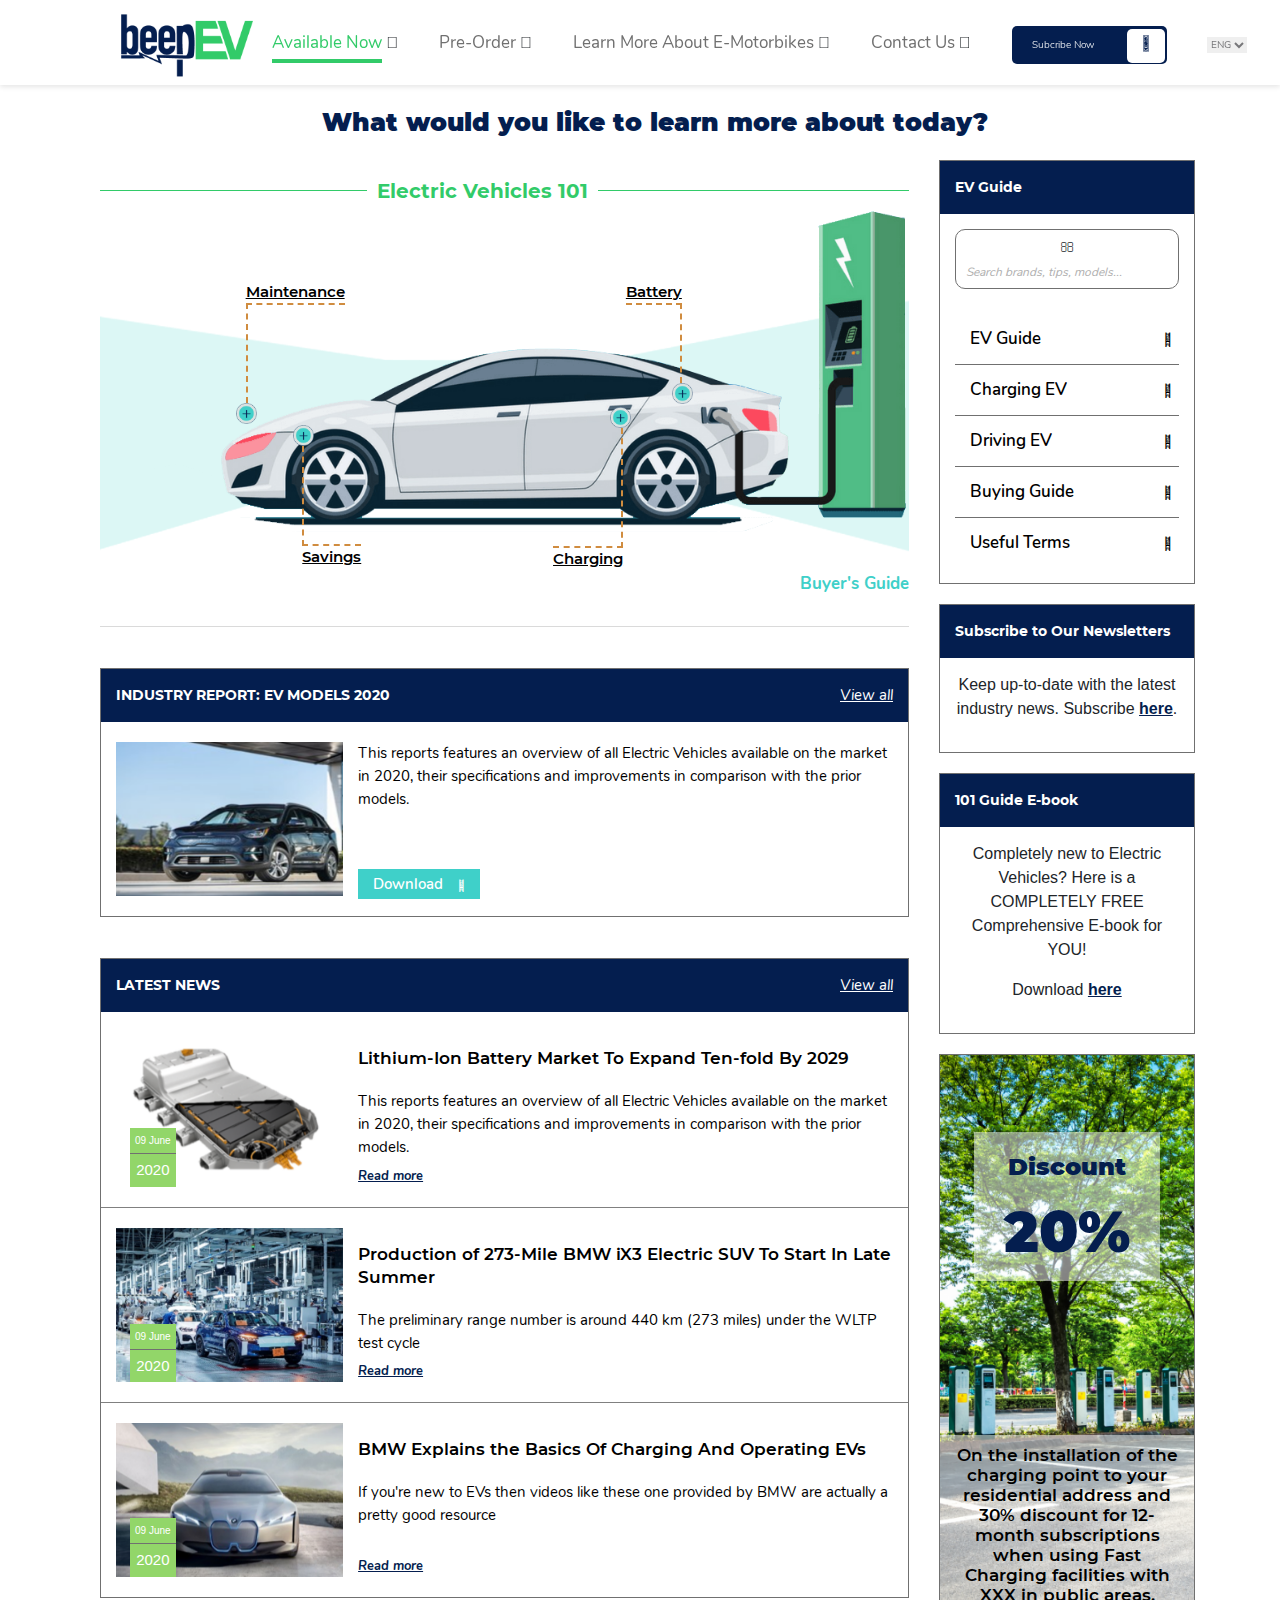
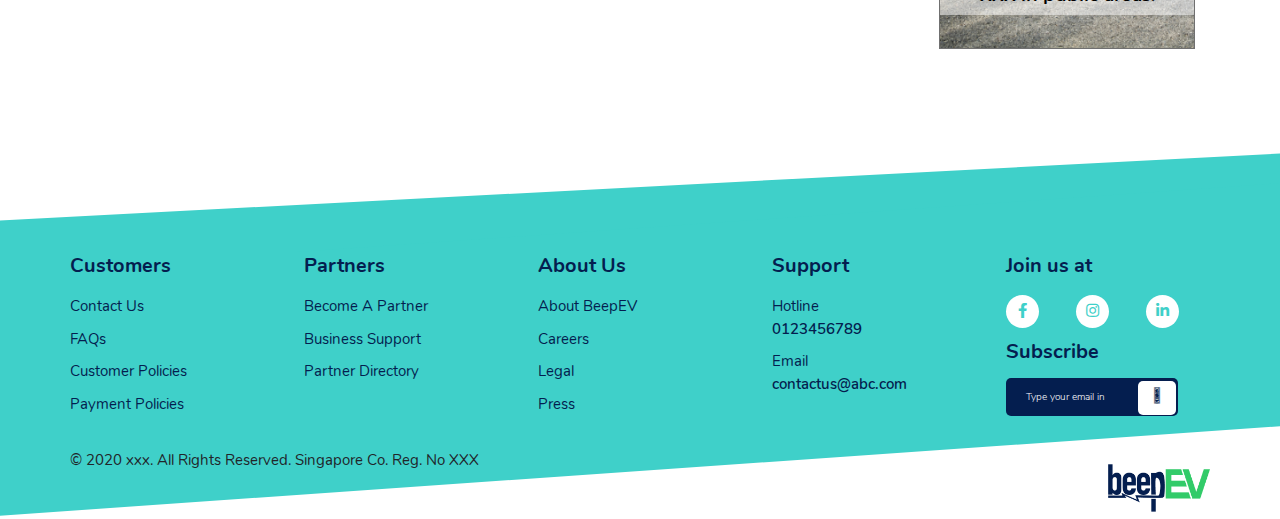
<file: learn_more_about_EVs.html>
<!doctype html>
<html lang="en">
<head>
    <meta charset="UTF-8">
    <meta name="viewport"
          content="width=device-width, user-scalable=no, initial-scale=1.0, maximum-scale=1.0, minimum-scale=1.0">
    <meta http-equiv="X-UA-Compatible" content="ie=edge">
    <title>Learn More About E-Motorbikes</title>
    <link rel="stylesheet" href="vender/css/bootstrap.min.css">
    <link rel="stylesheet" href="https://pro.fontawesome.com/releases/v5.10.0/css/all.css" integrity="sha384-AYmEC3Yw5cVb3ZcuHtOA93w35dYTsvhLPVnYs9eStHfGJvOvKxVfELGroGkvsg+p" crossorigin="anonymous"/>
    <link rel="stylesheet" href="css/fontawesome.min.css">
    <link rel="stylesheet" href="css/brands.min.css">
    <link rel="stylesheet" href="css/solid.min.css">
    <link rel="stylesheet" href="style/fonts.css">
    <link rel="stylesheet" href="style/home_moto.css">
    <link rel="stylesheet" href="style/header.css">
    <link rel="stylesheet" href="style/learn_more.css">
    <link rel="stylesheet" href="style/footer_moto.css">
    <link rel="stylesheet" href="style/slide.css">
    <link rel="stylesheet" href="style/modal.css">
    <link rel="stylesheet" href="style/responsive/res_motobike.css">
</head>
<body>
<div class="wrapper">
    <div class="fix">
        <section class="header fixed-top">
            <div class="header-menu show-desktop">
                <div class="container-fluid">
                    <h1 id="logo">
                        <a href="index.html">
                            <img src="images/logo.png" alt="">
                        </a>
                    </h1>
                    <div class="menu-list">
                        <ul class="main-menu">
                            <li>
                                <a href="index.html" class="main-link active" >Available Now</a>
                                <i class="fal fa-chevron-down"></i>
                                <ul class="sub_menu">
                                    <li><a href="Product_page_category_detail.html">Today's Offers</a></li>
                                    <li><a href="Order_choose_product.html">Get A Quote</a></li>
                                </ul>
                            </li>
                            <li>
                                <a href="product_page.html" class="main-link">Pre-Order</a>
                                <i class="fal fa-chevron-down"></i>
                                <ul class="sub_menu">
                                    <li><a href="Product_page_category_detail.html">New Releases</a></li>
                                    <li><a href="Product_page_category_detail.html">VinFast</a></li>
                                    <li><a href="Product_page_category_detail.html">Honda</a></li>
                                    <li><a href="Product_page_category_detail.html">Pega</a></li>
                                    <li><a href="Product_page_category_detail.html">See all</a></li>

                                </ul>
                            </li>
                            <li>
                                <a href="#" class="main-link">Learn More About E-Motorbikes</a> <i class="fal fa-chevron-down"></i>
                                <ul class="sub_menu">
                                    <li><a href="learn_more_about_EVs.html">EV Guide</a></li>
                                    <li><a href="blog_EV_guide.html">Usage Tips</a></li>
                                    <li><a href="blog_EV_guide.html">Charging basis</a></li>
                                    <li><a href="Product_page_category_detail.html">Accessories</a></li>
                                    <li><a href="blog_EV_guide.html">Blog</a></li>
                                </ul>
                            </li>
                            <li>
                                <a href="contact.html" class="main-link" >Contact Us</a> <i class="fal fa-chevron-down"></i>
                                <ul class="sub_menu">
                                    <li><a href="contact.html">Contact Form</a></li>
                                    <li><a href="FAQs.html">FAQs</a></li>
                                </ul>
                            </li>
                            <li>
                                <a href="#" class="sub" onclick="call_modal();">Subcribe Now <i class="far fa-arrow-right"></i></a>
                            </li>
                            <li>
                                <div class="language">
                                    <select class="language_select" id="Select1">
                                        <option value="en">ENG</option>
                                        <option value="vn">VN</option>
                                    </select>
                                </div>
                            </li>
                        </ul>
                    </div>
                </div>
            </div>
            <div class="header-menu show-mobile">
                <div class="wrap">
                    <div class="menu-mobile">
                        <!-- Button trigger modal -->
                        <button type="button" class="k-btn-menu" data-toggle="modal" data-target="#exampleModal">
                            <i class="fas fa-bars"></i>
                        </button>
                        <!-- Modal -->
                        <div class="modal fade" id="exampleModal" tabindex="-1" role="dialog" aria-labelledby="exampleModalLabel" aria-hidden="true">
                            <div class="modal-dialog" role="document">
                                <div class="modal-content">
                                    <div class="modal-header">
                                        <button type="button" class="close" data-dismiss="modal" aria-label="Close">
                                            <span aria-hidden="true">&times;</span>
                                        </button>
                                    </div>
                                    <div class="modal-body">
                                        <div id="accordion_menu" role="tablist" aria-multiselectable="true">
                                            <div class="panel panel-default">
                                                <div class="panel-heading" role="tab" id="heading_1">
                                                    <div class="panel-title">
                                                        <a data-toggle="collapse" data-parent="#accordion_menu" href="#collapse_1" aria-expanded="true" aria-controls="collapse_1">
                                                            Available Now
                                                            <i class="fal fa-chevron-down k-down"></i>
                                                            <i class="fal fa-chevron-up k-up"></i>
                                                        </a>

                                                    </div>
                                                </div>
                                                <div id="collapse_1" class="panel-collapse collapse in" role="tabpanel" aria-labelledby="heading_1">
                                                    <div class="down">
                                                        <a href="Product_page_category_detail.html">Today's Offers</a>
                                                        <a href="Order_choose_product.html">Get A Quote</a>
                                                    </div>
                                                </div>
                                            </div>
                                            <div class="panel panel-default">
                                                <div class="panel-heading" role="tab" id="heading_2">
                                                    <div class="panel-title">
                                                        <a data-toggle="collapse" data-parent="#accordion_menu" href="#collapse_2" aria-expanded="true" aria-controls="collapse_2">
                                                            Pre-Order
                                                            <i class="fal fa-chevron-down k-down"></i>
                                                            <i class="fal fa-chevron-up k-up"></i>
                                                        </a>

                                                    </div>
                                                </div>
                                                <div id="collapse_2" class="panel-collapse collapse in" role="tabpanel" aria-labelledby="heading_2">
                                                    <div class="down">
                                                        <a href="Product_page_category_detail.html">New Releases</a>
                                                        <a href="Product_page_category_detail.html">VinFast</a>
                                                        <a href="Product_page_category_detail.html">Honda</a>
                                                        <a href="Product_page_category_detail.html">Pega</a>
                                                        <a href="Product_page_category_detail.html">See all</a>
                                                    </div>
                                                </div>
                                            </div>
                                            <div class="panel panel-default">
                                                <div class="panel-heading" role="tab" id="heading_3">
                                                    <div class="panel-title">
                                                        <a data-toggle="collapse" data-parent="#accordion_menu" href="#collapse_3" aria-expanded="true" aria-controls="collapse_3">
                                                            Learn More About EVs
                                                            <i class="fal fa-chevron-down k-down"></i>
                                                            <i class="fal fa-chevron-up k-up"></i>
                                                        </a>

                                                    </div>
                                                </div>
                                                <div id="collapse_3" class="panel-collapse collapse in" role="tabpanel" aria-labelledby="heading_3">
                                                    <div class="down">
                                                        <a href="blog_EV_guide.html">EV Guide</a>
                                                        <a href="blog_EV_guide.html">Usage Tips</a>
                                                        <a href="blog_EV_guide.html">Charging basis</a>
                                                        <a href="Product_page_category_detail.html">Accessories</a>
                                                        <a href="blog_EV_guide.html">Blog</a>
                                                    </div>
                                                </div>
                                            </div>
                                            <div class="panel panel-default">
                                                <div class="panel-heading" role="tab" id="heading_4">
                                                    <div class="panel-title">
                                                        <a data-toggle="collapse" data-parent="#accordion_menu" href="#collapse_4" aria-expanded="true" aria-controls="collapse_4">
                                                            Contact. Us
                                                            <i class="fal fa-chevron-down k-down"></i>
                                                            <i class="fal fa-chevron-up k-up"></i>
                                                        </a>

                                                    </div>
                                                </div>
                                                <div id="collapse_4" class="panel-collapse collapse in" role="tabpanel" aria-labelledby="heading_4">
                                                    <div class="down">
                                                        <a href="contact.html">Contact Form</a>
                                                        <a href="FAQs.html">FAQs</a>
                                                    </div>
                                                </div>
                                            </div>
                                            <div class="subscribe">
                                                <p>Subscribe</p>
                                                <a href="#" class="sub close k-close" onclick="call_modal();" data-dismiss="modal">Type your email in <i class="far fa-arrow-right"></i></a>
                                            </div>
                                        </div>
                                    </div>
                                </div>
                            </div>
                        </div>
                    </div>
                    <div class="menu-logo">
                        <a href="index.html">
                            <img src="images/logo.png" alt="" class="logo-mobile">
                        </a>
                    </div>
                    <div class="menu-laguage">
                        <div class="language">
                            <select class="language_select" id="Select2">
                                <option value="en">ENG</option>
                                <option value="vn">VN</option>
                            </select>
                        </div>
                    </div>
                </div>
            </div>
        </section>
    </div>
    <section class="content">
        <div class="OurPartners">
            <div class="container">
                <h3>What would you like to learn more about today?</h3>
                <div class="container_list">
                    <div class="content-left">
                        <div class="about">
                            <div class="what-content">
                                <p>Electric Vehicles 101</p>
                                <div class="line"></div>
                                <img src="images/ElectricVehicles.png" alt="" class="img-fluid">
                                <div class="group-plus">
                                    <a href="blog_EV_guide.html">
                                        <div class="text-group">Maintenance</div>
                                        <div class="border-group"></div>
                                        <div class="plus">
                                            <img src="images/plus.png" alt="">
                                        </div>
                                    </a>
                                </div>
                                <div class="group-plus savings">
                                    <a href="blog_EV_guide.html">
                                        <div class="plus">
                                            <img src="images/plus.png" alt="">
                                        </div>
                                        <div class="border-group"></div>
                                        <div class="text-group">Savings</div>
                                    </a>
                                </div>
                                <div class="group-plus charging">
                                    <a href="blog_EV_guide.html">
                                        <div class="plus">
                                            <img src="images/plus.png" alt="">
                                        </div>
                                        <div class="border-group"></div>
                                        <div class="text-group">Charging</div>
                                    </a>
                                </div>
                                <div class="group-plus battery">
                                    <a href="blog_EV_guide.html">
                                        <div class="text-group">Battery</div>
                                        <div class="border-group"></div>
                                        <div class="plus">
                                            <img src="images/plus.png" alt="">
                                        </div>
                                    </a>
                                </div>
                            </div>
                            <div class="link text-right">
                                <i class="fal fa-chevron-double-right"></i>
                                <a href="#">Buyer's Guide</a>
                            </div>
                        </div>
                        <div class="EVGuide">
                            <div class="title-alert">
                                <p>INDUSTRY REPORT: EV MODELS 2020</p>
                                <a href="#">View all</a>
                            </div>
                            <div class="group">
                                <div class="group-item">
                                    <div class="img-group">
                                        <img src="images/img1.png" alt="">
                                    </div>
                                    <div class="text-group">
                                        <div class="description">
                                            <p>This reports features an overview of  all Electric Vehicles available on the market in 2020, their specifications and improvements in comparison with the prior models.</p>
                                        </div>
                                        <div class="link-down">
                                            <a href="#">Download<i class="far fa-download"></i></a>
                                        </div>
                                    </div>
                                </div>
                            </div>
                        </div>

                        <div class="EVGuide">
                            <div class="title-alert">
                                <p>LATEST NEWS</p>
                                <a href="#">View all</a>
                            </div>
                            <div class="group">
                                <div class="group-item">
                                    <div class="img-group">
                                        <img src="images/img2.png" alt="">
                                        <div class="date-time">
                                            <p class="date">09 June</p>
                                            <p class="time">2020</p>
                                        </div>
                                    </div>
                                    <div class="text-group">
                                        <div class="description">
                                            <h4 class="title">Lithium-Ion Battery Market To Expand Ten-fold By 2029</h4>
                                            <p>This reports features an overview of  all Electric Vehicles available on the market in 2020, their specifications and improvements in comparison with the prior models.</p>
                                        </div>
                                        <div class="link-down-other">
                                            <a href="blog_detail.html">Read more<i class="fal fa-long-arrow-right"></i></a>
                                        </div>
                                    </div>
                                </div>

                                <div class="group-item">
                                    <div class="img-group">
                                        <img src="images/img3.png" alt="">
                                        <div class="date-time">
                                            <p class="date">09 June</p>
                                            <p class="time">2020</p>
                                        </div>
                                    </div>
                                    <div class="text-group">
                                        <div class="description">
                                            <h4 class="title">Production of 273-Mile BMW iX3 Electric SUV To Start In Late Summer</h4>
                                            <p>The preliminary range number is around 440 km (273 miles) under the WLTP test cycle</p>
                                        </div>
                                        <div class="link-down-other">
                                            <a href="blog_detail.html">Read more<i class="fal fa-long-arrow-right"></i></a>
                                        </div>
                                    </div>
                                </div>

                                <div class="group-item">
                                    <div class="img-group">
                                        <img src="images/img4.png" alt="">
                                        <div class="date-time">
                                            <p class="date">09 June</p>
                                            <p class="time">2020</p>
                                        </div>
                                    </div>
                                    <div class="text-group">
                                        <div class="description">
                                            <h4 class="title">BMW Explains the Basics Of Charging And Operating EVs</h4>
                                            <p>If you're new to EVs then videos like these one provided by BMW are actually a pretty good resource</p>
                                        </div>
                                        <div class="link-down-other">
                                            <a href="blog_detail.html">Read more<i class="fal fa-long-arrow-right"></i></a>
                                        </div>
                                    </div>
                                </div>
                            </div>
                        </div>
                    </div>
                    <div class="content-right">
                        <div class="EVGuide">
                            <div class="title-alert">
                                <p>EV Guide</p>
                            </div>
                            <div class="group">
                                <form action="">
                                    <div class="div-search">
                                        <i class="fal fa-search"></i>
                                        <input type="text" placeholder="Search brands, tips, models..." id="search_id">
                                        <div id="collapse_news" class="panel-collapse collapse in" role="tabpanel" >
                                            <div class="down down-k" id="search_down">

                                            </div>
                                        </div>
                                    </div>
                                </form>
                                <div id="accordion_guide" role="tablist" aria-multiselectable="true">
                                    <div class="panel panel-default">
                                        <div class="panel-heading" role="tab" id="heading_5">
                                            <div class="panel-title">
                                                <a data-toggle="collapse" data-parent="#accordion_guide" href="#collapse_5" aria-expanded="true" aria-controls="collapse_5">
                                                    EV Guide
                                                </a>
                                                <a data-toggle="collapse" data-parent="#accordion_guide" href="#collapse_5" aria-expanded="true" aria-controls="collapse_5">
                                                    <i class="fal fa-plus"></i>
                                                </a>

                                            </div>
                                        </div>
                                        <div id="collapse_5" class="panel-collapse collapse in" role="tabpanel" aria-labelledby="heading_5">
                                            <div class="down">
                                                <a href="#">101 EV Guide E-book</a>
                                                <a href="#">Types of EVs</a>
                                                <a href="#">Types of EVs</a>
                                                <a href="#">Pros & Cons of Evs</a>
                                            </div>
                                        </div>
                                    </div>
                                    <div class="panel panel-default">
                                        <div class="panel-heading" role="tab" id="heading_6">
                                            <div class="panel-title">
                                                <a class="collapsed" data-toggle="collapse" data-parent="#accordion_guide" href="#collapse_6" aria-expanded="false" aria-controls="collapse_6">
                                                    Charging EV
                                                </a>
                                                <a class="collapsed" data-toggle="collapse" data-parent="#accordion_guide" href="#collapse_6" aria-expanded="false" aria-controls="collapse_6">
                                                    <i class="fal fa-plus"></i>
                                                </a>
                                            </div>
                                        </div>
                                        <div id="collapse_6" class="panel-collapse collapse" role="tabpanel" aria-labelledby="heading_2">
                                            <div class="down">
                                                <a href="#">Become A Partner</a>
                                                <a href="#">Business Support</a>
                                                <a href="#">Partner Directory</a>
                                            </div>
                                        </div>
                                    </div>
                                    <div class="panel panel-default">
                                        <div class="panel-heading" role="tab" id="heading_7">
                                            <div class="panel-title">
                                                <a class="collapsed" data-toggle="collapse" data-parent="#accordion_guide" href="#collapse_7" aria-expanded="false" aria-controls="collapse_7">
                                                    Driving EV
                                                </a>
                                                <a class="collapsed" data-toggle="collapse" data-parent="#accordion_guide" href="#collapse_7" aria-expanded="false" aria-controls="collapse_7">
                                                    <i class="fal fa-plus"></i>
                                                </a>

                                            </div>
                                        </div>
                                        <div id="collapse_7" class="panel-collapse collapse" role="tabpanel" aria-labelledby="heading_7">
                                            <div class="down">
                                                <a href="contact.html">Contact Us</a>
                                                <a href="FAQs.html">FAQs</a>
                                                <a href="customer_policies.html">Customer Policies</a>
                                                <a href="#">Payment Policies</a>
                                            </div>
                                        </div>
                                    </div>
                                    <div class="panel panel-default">
                                        <div class="panel-heading" role="tab" id="heading_8">
                                            <div class="panel-title">
                                                <a class="collapsed" data-toggle="collapse" data-parent="#accordion_guide" href="#collapse_8" aria-expanded="false" aria-controls="collapse_8">
                                                    Buying Guide
                                                </a>
                                                <a class="collapsed" data-toggle="collapse" data-parent="#accordion_guide" href="#collapse_8" aria-expanded="false" aria-controls="collapse_8">
                                                    <i class="fal fa-plus"></i>
                                                </a>
                                            </div>
                                        </div>
                                        <div id="collapse_8" class="panel-collapse collapse" role="tabpanel" aria-labelledby="heading_8">
                                            <div class="down">
                                                <a href="about_us.html">About BeepEV</a>
                                                <a href="#">Careers</a>
                                                <a href="#">Legal</a>
                                                <a href="#">Press</a>
                                            </div>
                                        </div>
                                    </div>
                                    <div class="panel panel-default">
                                        <div class="panel-heading" role="tab" id="heading_9">
                                            <div class="panel-title">
                                                <a class="collapsed" data-toggle="collapse" data-parent="#accordion_guide" href="#collapse_9" aria-expanded="false" aria-controls="collapse_9" style="border-bottom: unset">
                                                    Useful Terms
                                                </a>
                                                <a class="collapsed" data-toggle="collapse" data-parent="#accordion_guide" href="#collapse_9" aria-expanded="false" aria-controls="collapse_9" style="border-bottom: unset">
                                                    <i class="fal fa-plus"></i>
                                                </a>
                                            </div>
                                        </div>
                                        <div id="collapse_9" class="panel-collapse collapse" role="tabpanel" aria-labelledby="heading_8">
                                            <div class="down">
                                                <a href="about_us.html">About BeepEV</a>
                                                <a href="#">Careers</a>
                                                <a href="#">Legal</a>
                                                <a href="#">Press</a>
                                            </div>
                                        </div>
                                    </div>
                                </div>
                            </div>
                        </div>

                        <div class="EVGuide">
                            <div class="title-alert">
                                <p>Subscribe to Our Newsletters</p>
                            </div>
                            <div class="group">
                                <div class="text-group">
                                    <p>Keep up-to-date with the latest industry news. Subscribe <a href="">here</a>.</p>
                                </div>
                            </div>
                        </div>

                        <div class="EVGuide">
                            <div class="title-alert">
                                <p>101 Guide E-book</p>
                            </div>
                            <div class="group">
                                <div class="text-group">
                                    <p>Completely new to Electric Vehicles? Here is a COMPLETELY FREE Comprehensive E-book for YOU!</p>
                                    <p>Download <a href="#">here</a></p>

                                </div>
                            </div>
                        </div>

                        <div class="EVGuide other">
                            <div class="group">
                                <div class="text-group other">
                                    <p>Discount</p>
                                    <p>20%</p>
                                </div>

                                <div class="text-group other_2">
                                    <p>On the installation of the charging point to your residential address and 30% discount for 12-month subscriptions when using Fast Charging facilities with XXX in public areas.</p>
                                </div>
                            </div>
                        </div>
                    </div>
                </div>
            </div>
        </div>
    </section>
    <section class="footer">
        <div class="content">
            <div class="footer_top show-desktop">
                <div class="container">
                    <div class="row">
                        <div class="col">
                            <p>Customers</p>
                            <div class="footer_info">
                                <a href="contact.html">Contact Us</a>
                                <a href="FAQs.html">FAQs</a>
                                <a href="customer_policies.html">Customer Policies</a>
                                <a href="customer_policies.html">Payment Policies</a>
                            </div>
                        </div>
                        <div class="col">
                            <p>Partners</p>
                            <div class="footer_info">
                                <a href="customer_policies.html">Become A Partner</a>
                                <a href="customer_policies.html">Business Support</a>
                                <a href="customer_policies.html">Partner Directory</a>
                            </div>
                        </div>
                        <div class="col">
                            <p>About Us</p>
                            <div class="footer_info">
                                <a href="about_us.html">About BeepEV</a>
                                <a href="customer_policies.html">Careers</a>
                                <a href="customer_policies.html">Legal</a>
                                <a href="customer_policies.html">Press</a>
                            </div>
                        </div>
                        <div class="col">
                            <p>Support</p>
                            <div class="footer_info">
                                <span>Hotline <br><b class="font-other">0123456789</b></span>
                                <span>Email <br> <b class="font-other">contactus@abc.com</b></span>
                            </div>
                        </div>
                        <div class="col">
                            <p>Join us at</p>
                            <div class="footer_info link">
                                <a href="https://www.facebook.com/beepev.vn"><i class="fab fa-facebook-f"></i></a>
                                <a href="#"><i class="fab fa-instagram"></i></a>
                                <a href="#"><i class="fab fa-linkedin-in"></i></a>
                            </div>
                            <p>Subscribe</p>
                            <a href="#" class="sub" onclick="call_modal();">Type your email in <i class="far fa-arrow-right"></i></a>
                        </div>
                    </div>
                </div>
            </div>
            <div class="footer_top show-mobile">
                <div id="accordion" role="tablist" aria-multiselectable="true">
                    <div class="panel panel-default">
                        <div class="panel-heading" role="tab" id="headingOne">
                            <div class="panel-title">
                                <a data-toggle="collapse" data-parent="#accordion" href="#collapseOne" aria-expanded="true" aria-controls="collapseOne">
                                    Customers
                                </a>
                                <i class="fal fa-chevron-down"></i>
                            </div>
                        </div>
                        <div id="collapseOne" class="panel-collapse collapse in" role="tabpanel" aria-labelledby="headingOne">
                            <div class="down">
                                <a href="contact.html">Contact Us</a>
                                <a href="FAQs.html">FAQs</a>
                                <a href="customer_policies.html">Customer Policies</a>
                                <a href="customer_policies.html">Payment Policies</a>
                            </div>
                        </div>
                    </div>
                    <div class="panel panel-default">
                        <div class="panel-heading" role="tab" id="headingTwo">
                            <div class="panel-title">
                                <a class="collapsed" data-toggle="collapse" data-parent="#accordion" href="#collapseTwo" aria-expanded="false" aria-controls="collapseOne">
                                    Partners
                                </a>
                                <i class="fal fa-chevron-down"></i>
                            </div>
                        </div>
                        <div id="collapseTwo" class="panel-collapse collapse" role="tabpanel" aria-labelledby="headingOne">
                            <div class="down">
                                <a href="customer_policies.html">Become A Partner</a>
                                <a href="customer_policies.html">Business Support</a>
                                <a href="customer_policies.html">Partner Directory</a>
                            </div>
                        </div>
                    </div>
                    <div class="panel panel-default">
                        <div class="panel-heading" role="tab" id="headingThree">
                            <div class="panel-title">
                                <a class="collapsed" data-toggle="collapse" data-parent="#accordion" href="#collapseThree" aria-expanded="false" aria-controls="collapseOne">
                                    About Us
                                </a>
                                <i class="fal fa-chevron-down"></i>
                            </div>
                        </div>
                        <div id="collapseThree" class="panel-collapse collapse" role="tabpanel" aria-labelledby="headingOne">
                            <div class="down">
                                <a href="about_us.html">About BeepEV</a>
                                <a href="customer_policies.html">Careers</a>
                                <a href="customer_policies.html">Legal</a>
                                <a href="customer_policies.html">Press</a>
                            </div>
                        </div>
                    </div>
                    <div class="panel panel-default">
                        <div class="panel-heading" role="tab" id="headingFour">
                            <div class="panel-title">
                                <a class="collapsed" data-toggle="collapse" data-parent="#accordion" href="#collapseFour" aria-expanded="false" aria-controls="collapseOne">
                                    Support
                                </a>
                                <i class="fal fa-chevron-down"></i>
                            </div>
                        </div>
                        <div id="collapseFour" class="panel-collapse collapse" role="tabpanel" aria-labelledby="headingOne">
                            <div class="down">
                                <div class="footer_info">
                                    <span>Hotline <br><b class="font-other">0123456789</b></span>
                                    <span>Email <br> <b class="font-other">contactus@abc.com</b></span>
                                </div>
                            </div>
                        </div>
                    </div>
                    <div class="line"></div>
                    <div class="join">
                        <p>Join us at</p>
                        <div class="join-icon">
                            <a href="https://www.facebook.com/beepev.vn"><i class="fab fa-facebook-f"></i></a>
                            <a href="#"><i class="fab fa-instagram"></i></a>
                            <a href="#"><i class="fab fa-linkedin-in"></i></a>
                        </div>
                    </div>
                    <div class="subscribe">
                        <p>Subscribe</p>
                        <a href="#" class="sub" onclick="call_modal();">Type your email in <i class="far fa-arrow-right"></i></a>
                    </div>
                </div>
            </div>
            <div class="footer_bottom">
                <div class="container">
                    <div class="footer_bottom_list">
                        <div class="footer_bottom_list_item">
                            <h1 id="logo-f">
                                <a href="#"><img src="images/logo.png" alt="" class="logo-footer"></a>
                            </h1>
                            <p>© 2020 xxx. All Rights Reserved. Singapore Co. Reg. No XXX</p>
                        </div>
                    </div>
                </div>
            </div>
        </div>
    </section>
</div>
<span class="backtotop">
            <a href=""><i class="fa fa-angle-up" style="font-size: 20px"></i></a>
    </span>
<div class="contact-modal">
    <div class="box">
        <input name="modal" type="checkbox" id="modal" class="hidden">
        <label for="modal" class="label-show-modal" onclick="call_modal();"></label>
        <div class="modal-show">
            <div class="modal-show-inner">
                <!--               <label for="modal" >&#10006;</label>-->
                <a type="button" class="close" data-dismiss="modal" onclick="hide_modal();">&times;</a>
                <h2 class="title-modal">JOIN OUR NEWSLETTER</h2>
                <p class="des-title">Subscribe our newsletter to receive the latest news and exclusive offers every week. No spam.</p>
                <div class="response"></div>
                <div class="content">
                    <form id="contactForm" method="POST">
                        <div class="k-form-control">
                            <input type="email" name="email" id="email" placeholder="Enter your email">
                            <br>
                        </div>
                        <div class="k-form-control">
                            <a onclick="call_modal();" class="k-btn" style="cursor: pointer">SUBSCRIBE</a>
                            <a href="#" onclick="hide_modal();" class="cancel">NO THANKS</a>
                        </div>
                    </form>
                </div>
            </div>
        </div>
    </div>
</div>
<script type="text/javascript" src="vender/js/jquery.min.js"></script>
<!--<script type="text/javascript" src="vender/js/jquery-3.5.1.slim.min.js"></script>-->
<script type="text/javascript" src="vender/js/popper.min.js"></script>
<script type="text/javascript" src="vender/js/bootstrap.min.js"></script>
<script type="text/javascript" src="js/fontawesome.min.js"></script>
<script type="text/javascript" src="vender/js/jquery.js"></script>
<script type="text/javascript" src="js/backtotop.js"></script>
<script type="text/javascript" src="js/menu.js"></script>
<script type="text/javascript" src="js/modal-show.js"></script>
</body>
</html>
</file>
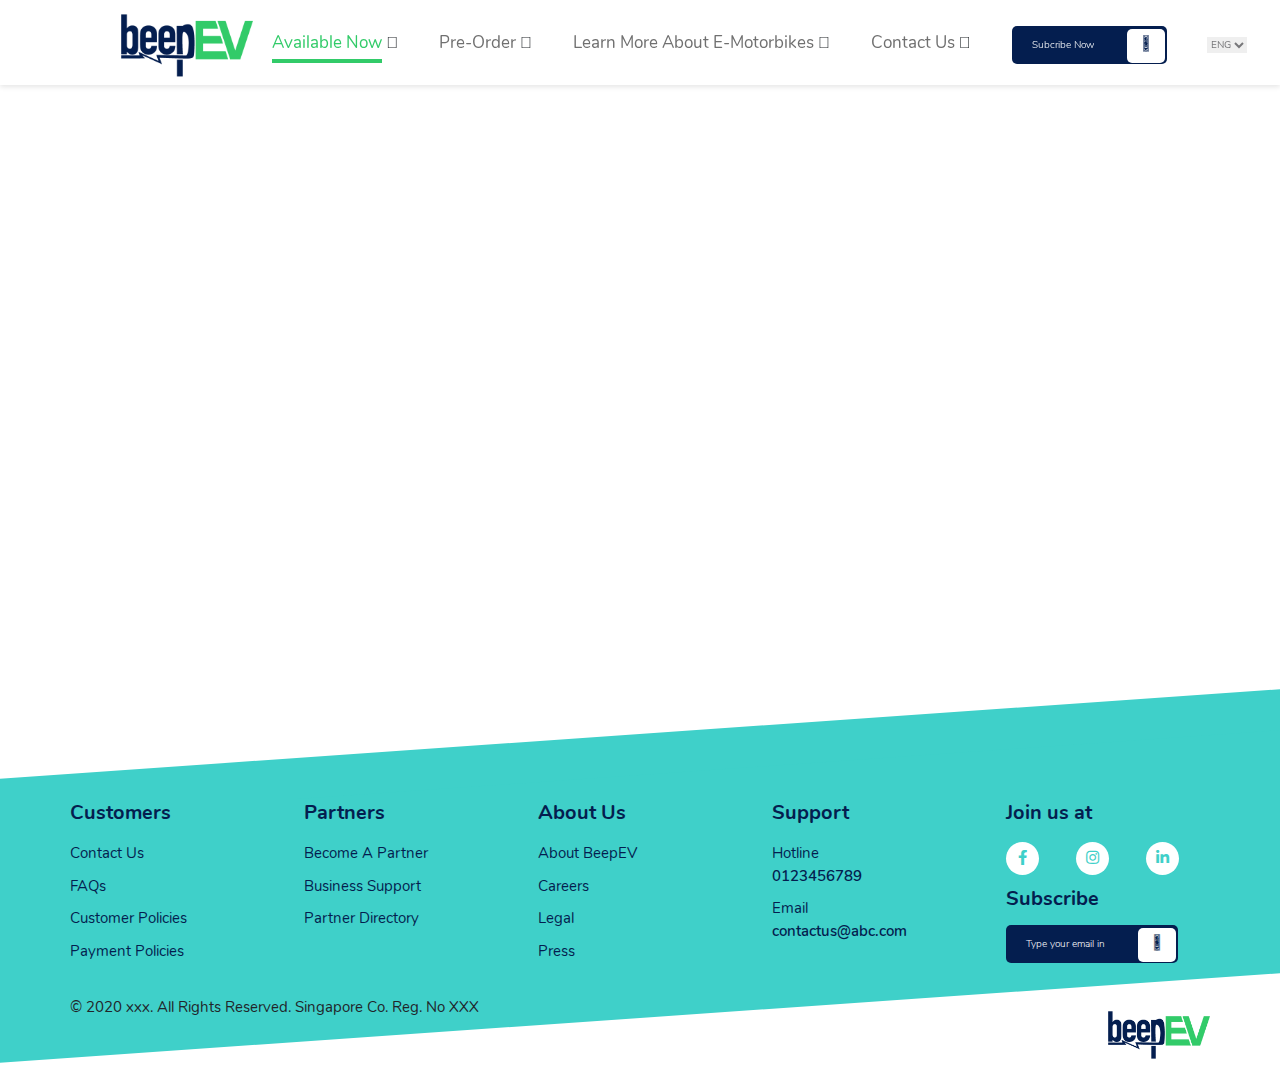
<file: map.html>
<!doctype html>
<html lang="en">
<head>
    <meta charset="UTF-8">
    <meta name="viewport"
          content="width=device-width, user-scalable=no, initial-scale=1.0, maximum-scale=1.0, minimum-scale=1.0">
    <meta http-equiv="X-UA-Compatible" content="ie=edge">
    <title>map</title>
    <link rel="stylesheet" href="vender/css/bootstrap.min.css">
    <link rel="stylesheet" href="https://pro.fontawesome.com/releases/v5.10.0/css/all.css" integrity="sha384-AYmEC3Yw5cVb3ZcuHtOA93w35dYTsvhLPVnYs9eStHfGJvOvKxVfELGroGkvsg+p" crossorigin="anonymous"/>
    <link rel="stylesheet" href="css/fontawesome.min.css">
    <link rel="stylesheet" href="css/brands.min.css">
    <link rel="stylesheet" href="css/solid.min.css">
    <link rel="stylesheet" href="style/fonts.css">
    <link rel="stylesheet" href="style/home_moto.css">
    <link rel="stylesheet" href="style/map.css">
    <link rel="stylesheet" href="style/header.css">
    <link rel="stylesheet" href="style/footer_moto.css">
    <link rel="stylesheet" href="style/slide.css">
    <link rel="stylesheet" href="style/modal.css">
    <link rel="stylesheet" href="style/responsive/res_motobike.css">
</head>
<body>
<div class="wrapper">
    <div class="fix">
        <section class="header fixed-top">
            <div class="header-menu show-desktop">
                <div class="container-fluid">
                    <h1 id="logo">
                        <a href="index.html">
                            <img src="images/logo.png" alt="">
                        </a>
                    </h1>
                    <div class="menu-list">
                        <ul class="main-menu">
                            <li>
                                <a href="index.html" class="main-link active" >Available Now</a>
                                <i class="fal fa-chevron-down"></i>
                                <ul class="sub_menu">
                                    <li><a href="Product_page_category_detail.html">Today's Offers</a></li>
                                    <li><a href="Order_choose_product.html">Get A Quote</a></li>
                                </ul>
                            </li>
                            <li>
                                <a href="product_page.html" class="main-link">Pre-Order</a>
                                <i class="fal fa-chevron-down"></i>
                                <ul class="sub_menu">
                                    <li><a href="Product_page_category_detail.html">New Releases</a></li>
                                    <li><a href="Product_page_category_detail.html">VinFast</a></li>
                                    <li><a href="Product_page_category_detail.html">Honda</a></li>
                                    <li><a href="Product_page_category_detail.html">Pega</a></li>
                                    <li><a href="Product_page_category_detail.html">See all</a></li>

                                </ul>
                            </li>
                            <li>
                                <a href="#" class="main-link">Learn More About E-Motorbikes</a> <i class="fal fa-chevron-down"></i>
                                <ul class="sub_menu">
                                    <li><a href="learn_more_about_EVs.html">EV Guide</a></li>
                                    <li><a href="blog_EV_guide.html">Usage Tips</a></li>
                                    <li><a href="blog_EV_guide.html">Charging basis</a></li>
                                    <li><a href="Product_page_category_detail.html">Accessories</a></li>
                                    <li><a href="blog_EV_guide.html">Blog</a></li>
                                </ul>
                            </li>
                            <li>
                                <a href="contact.html" class="main-link" >Contact Us</a> <i class="fal fa-chevron-down"></i>
                                <ul class="sub_menu">
                                    <li><a href="contact.html">Contact Form</a></li>
                                    <li><a href="FAQs.html">FAQs</a></li>
                                </ul>
                            </li>
                            <li>
                                <a href="#" class="sub" onclick="call_modal();">Subcribe Now <i class="far fa-arrow-right"></i></a>
                            </li>
                            <li>
                                <div class="language">
                                    <select class="language_select" id="Select1">
                                        <option value="en">ENG</option>
                                        <option value="vn">VN</option>
                                    </select>
                                </div>
                            </li>
                        </ul>
                    </div>
                </div>
            </div>
            <div class="header-menu show-mobile">
                <div class="wrap">
                    <div class="menu-mobile">
                        <!-- Button trigger modal -->
                        <button type="button" class="k-btn-menu" data-toggle="modal" data-target="#exampleModal">
                            <i class="fas fa-bars"></i>
                        </button>
                        <!-- Modal -->
                        <div class="modal fade" id="exampleModal" tabindex="-1" role="dialog" aria-labelledby="exampleModalLabel" aria-hidden="true">
                            <div class="modal-dialog" role="document">
                                <div class="modal-content">
                                    <div class="modal-header">
                                        <button type="button" class="close" data-dismiss="modal" aria-label="Close">
                                            <span aria-hidden="true">&times;</span>
                                        </button>
                                    </div>
                                    <div class="modal-body">
                                        <div id="accordion_menu" role="tablist" aria-multiselectable="true">
                                            <div class="panel panel-default">
                                                <div class="panel-heading" role="tab" id="heading_1">
                                                    <div class="panel-title">
                                                        <a data-toggle="collapse" data-parent="#accordion_menu" href="#collapse_1" aria-expanded="true" aria-controls="collapse_1">
                                                            Available Now
                                                            <i class="fal fa-chevron-down k-down"></i>
                                                            <i class="fal fa-chevron-up k-up"></i>
                                                        </a>

                                                    </div>
                                                </div>
                                                <div id="collapse_1" class="panel-collapse collapse in" role="tabpanel" aria-labelledby="heading_1">
                                                    <div class="down">
                                                        <a href="Product_page_category_detail.html">Today's Offers</a>
                                                        <a href="Order_choose_product.html">Get A Quote</a>
                                                    </div>
                                                </div>
                                            </div>
                                            <div class="panel panel-default">
                                                <div class="panel-heading" role="tab" id="heading_2">
                                                    <div class="panel-title">
                                                        <a data-toggle="collapse" data-parent="#accordion_menu" href="#collapse_2" aria-expanded="true" aria-controls="collapse_2">
                                                            Pre-Order
                                                            <i class="fal fa-chevron-down k-down"></i>
                                                            <i class="fal fa-chevron-up k-up"></i>
                                                        </a>

                                                    </div>
                                                </div>
                                                <div id="collapse_2" class="panel-collapse collapse in" role="tabpanel" aria-labelledby="heading_2">
                                                    <div class="down">
                                                        <a href="Product_page_category_detail.html">New Releases</a>
                                                        <a href="Product_page_category_detail.html">VinFast</a>
                                                        <a href="Product_page_category_detail.html">Honda</a>
                                                        <a href="Product_page_category_detail.html">Pega</a>
                                                        <a href="Product_page_category_detail.html">See all</a>
                                                    </div>
                                                </div>
                                            </div>
                                            <div class="panel panel-default">
                                                <div class="panel-heading" role="tab" id="heading_3">
                                                    <div class="panel-title">
                                                        <a data-toggle="collapse" data-parent="#accordion_menu" href="#collapse_3" aria-expanded="true" aria-controls="collapse_3">
                                                            Learn More About EVs
                                                            <i class="fal fa-chevron-down k-down"></i>
                                                            <i class="fal fa-chevron-up k-up"></i>
                                                        </a>

                                                    </div>
                                                </div>
                                                <div id="collapse_3" class="panel-collapse collapse in" role="tabpanel" aria-labelledby="heading_3">
                                                    <div class="down">
                                                        <a href="blog_EV_guide.html">EV Guide</a>
                                                        <a href="blog_EV_guide.html">Usage Tips</a>
                                                        <a href="blog_EV_guide.html">Charging basis</a>
                                                        <a href="Product_page_category_detail.html">Accessories</a>
                                                        <a href="blog_EV_guide.html">Blog</a>
                                                    </div>
                                                </div>
                                            </div>
                                            <div class="panel panel-default">
                                                <div class="panel-heading" role="tab" id="heading_4">
                                                    <div class="panel-title">
                                                        <a data-toggle="collapse" data-parent="#accordion_menu" href="#collapse_4" aria-expanded="true" aria-controls="collapse_4">
                                                            Contact. Us
                                                            <i class="fal fa-chevron-down k-down"></i>
                                                            <i class="fal fa-chevron-up k-up"></i>
                                                        </a>

                                                    </div>
                                                </div>
                                                <div id="collapse_4" class="panel-collapse collapse in" role="tabpanel" aria-labelledby="heading_4">
                                                    <div class="down">
                                                        <a href="contact.html">Contact Form</a>
                                                        <a href="FAQs.html">FAQs</a>
                                                    </div>
                                                </div>
                                            </div>
                                            <div class="subscribe">
                                                <p>Subscribe</p>
                                                <a href="#" class="sub close k-close" onclick="call_modal();" data-dismiss="modal">Type your email in <i class="far fa-arrow-right"></i></a>
                                            </div>
                                        </div>
                                    </div>
                                </div>
                            </div>
                        </div>
                    </div>
                    <div class="menu-logo">
                        <a href="index.html">
                            <img src="images/logo.png" alt="" class="logo-mobile">
                        </a>
                    </div>
                    <div class="menu-laguage">
                        <div class="language">
                            <select class="language_select" id="Select2">
                                <option value="en">ENG</option>
                                <option value="vn">VN</option>
                            </select>
                        </div>
                    </div>
                </div>
            </div>
        </section>
    </div>
    <section class="content">
        <div class="map">
            <iframe src="https://www.google.com/maps/embed?pb=!1m18!1m12!1m3!1d3724.0976173621575!2d105.85017601424533!3d21.028779743155127!2m3!1f0!2f0!3f0!3m2!1i1024!2i768!4f13.1!3m3!1m2!1s0x3135ab953357c995%3A0x1babf6bb4f9a20e!2zSOG7kyBIb8OgbiBLaeG6v20!5e0!3m2!1svi!2s!4v1604025267605!5m2!1svi!2s"
                    width="100%" height="642" frameborder="0" style="border:0;" allowfullscreen="" aria-hidden="false" tabindex="0">
            </iframe>
        </div>

    </section>
    <section class="footer">
        <div class="content">
            <div class="footer_top show-desktop">
                <div class="container">
                    <div class="row">
                        <div class="col">
                            <p>Customers</p>
                            <div class="footer_info">
                                <a href="contact.html">Contact Us</a>
                                <a href="FAQs.html">FAQs</a>
                                <a href="customer_policies.html">Customer Policies</a>
                                <a href="customer_policies.html">Payment Policies</a>
                            </div>
                        </div>
                        <div class="col">
                            <p>Partners</p>
                            <div class="footer_info">
                                <a href="customer_policies.html">Become A Partner</a>
                                <a href="customer_policies.html">Business Support</a>
                                <a href="customer_policies.html">Partner Directory</a>
                            </div>
                        </div>
                        <div class="col">
                            <p>About Us</p>
                            <div class="footer_info">
                                <a href="about_us.html">About BeepEV</a>
                                <a href="customer_policies.html">Careers</a>
                                <a href="customer_policies.html">Legal</a>
                                <a href="customer_policies.html">Press</a>
                            </div>
                        </div>
                        <div class="col">
                            <p>Support</p>
                            <div class="footer_info">
                                <span>Hotline <br><b class="font-other">0123456789</b></span>
                                <span>Email <br> <b class="font-other">contactus@abc.com</b></span>
                            </div>
                        </div>
                        <div class="col">
                            <p>Join us at</p>
                            <div class="footer_info link">
                                <a href="https://www.facebook.com/beepev.vn"><i class="fab fa-facebook-f"></i></a>
                                <a href="#"><i class="fab fa-instagram"></i></a>
                                <a href="#"><i class="fab fa-linkedin-in"></i></a>
                            </div>
                            <p>Subscribe</p>
                            <a href="#" class="sub" onclick="call_modal();">Type your email in <i class="far fa-arrow-right"></i></a>
                        </div>
                    </div>
                </div>
            </div>
            <div class="footer_top show-mobile">
                <div id="accordion" role="tablist" aria-multiselectable="true">
                    <div class="panel panel-default">
                        <div class="panel-heading" role="tab" id="headingOne">
                            <div class="panel-title">
                                <a data-toggle="collapse" data-parent="#accordion" href="#collapseOne" aria-expanded="true" aria-controls="collapseOne">
                                    Customers
                                </a>
                                <i class="fal fa-chevron-down"></i>
                            </div>
                        </div>
                        <div id="collapseOne" class="panel-collapse collapse in" role="tabpanel" aria-labelledby="headingOne">
                            <div class="down">
                                <a href="contact.html">Contact Us</a>
                                <a href="FAQs.html">FAQs</a>
                                <a href="customer_policies.html">Customer Policies</a>
                                <a href="customer_policies.html">Payment Policies</a>
                            </div>
                        </div>
                    </div>
                    <div class="panel panel-default">
                        <div class="panel-heading" role="tab" id="headingTwo">
                            <div class="panel-title">
                                <a class="collapsed" data-toggle="collapse" data-parent="#accordion" href="#collapseTwo" aria-expanded="false" aria-controls="collapseOne">
                                    Partners
                                </a>
                                <i class="fal fa-chevron-down"></i>
                            </div>
                        </div>
                        <div id="collapseTwo" class="panel-collapse collapse" role="tabpanel" aria-labelledby="headingOne">
                            <div class="down">
                                <a href="customer_policies.html">Become A Partner</a>
                                <a href="customer_policies.html">Business Support</a>
                                <a href="customer_policies.html">Partner Directory</a>
                            </div>
                        </div>
                    </div>
                    <div class="panel panel-default">
                        <div class="panel-heading" role="tab" id="headingThree">
                            <div class="panel-title">
                                <a class="collapsed" data-toggle="collapse" data-parent="#accordion" href="#collapseThree" aria-expanded="false" aria-controls="collapseOne">
                                    About Us
                                </a>
                                <i class="fal fa-chevron-down"></i>
                            </div>
                        </div>
                        <div id="collapseThree" class="panel-collapse collapse" role="tabpanel" aria-labelledby="headingOne">
                            <div class="down">
                                <a href="about_us.html">About BeepEV</a>
                                <a href="customer_policies.html">Careers</a>
                                <a href="customer_policies.html">Legal</a>
                                <a href="customer_policies.html">Press</a>
                            </div>
                        </div>
                    </div>
                    <div class="panel panel-default">
                        <div class="panel-heading" role="tab" id="headingFour">
                            <div class="panel-title">
                                <a class="collapsed" data-toggle="collapse" data-parent="#accordion" href="#collapseFour" aria-expanded="false" aria-controls="collapseOne">
                                    Support
                                </a>
                                <i class="fal fa-chevron-down"></i>
                            </div>
                        </div>
                        <div id="collapseFour" class="panel-collapse collapse" role="tabpanel" aria-labelledby="headingOne">
                            <div class="down">
                                <div class="footer_info">
                                    <span>Hotline <br><b class="font-other">0123456789</b></span>
                                    <span>Email <br> <b class="font-other">contactus@abc.com</b></span>
                                </div>
                            </div>
                        </div>
                    </div>
                    <div class="line"></div>
                    <div class="join">
                        <p>Join us at</p>
                        <div class="join-icon">
                            <a href="https://www.facebook.com/beepev.vn"><i class="fab fa-facebook-f"></i></a>
                            <a href="#"><i class="fab fa-instagram"></i></a>
                            <a href="#"><i class="fab fa-linkedin-in"></i></a>
                        </div>
                    </div>
                    <div class="subscribe">
                        <p>Subscribe</p>
                        <a href="#" class="sub" onclick="call_modal();">Type your email in <i class="far fa-arrow-right"></i></a>
                    </div>
                </div>
            </div>
            <div class="footer_bottom">
                <div class="container">
                    <div class="footer_bottom_list">
                        <div class="footer_bottom_list_item">
                            <h1 id="logo-f">
                                <a href="#"><img src="images/logo.png" alt="" class="logo-footer"></a>
                            </h1>
                            <p>© 2020 xxx. All Rights Reserved. Singapore Co. Reg. No XXX</p>
                        </div>
                    </div>
                </div>
            </div>
        </div>
    </section>
</div>
<span class="backtotop">
            <a href=""><i class="fa fa-angle-up" style="font-size: 20px"></i></a>
    </span>
<div class="contact-modal">
    <div class="box">
        <input name="modal" type="checkbox" id="modal" class="hidden">
        <label for="modal" class="label-show-modal" onclick="call_modal();"></label>
        <div class="modal-show">
            <div class="modal-show-inner">
                <!--               <label for="modal" >&#10006;</label>-->
                <a type="button" class="close" data-dismiss="modal" onclick="hide_modal();">&times;</a>
                <h2 class="title-modal">JOIN OUR NEWSLETTER</h2>
                <p class="des-title">Subscribe our newsletter to receive the latest news and exclusive offers every week. No spam.</p>
                <div class="response"></div>
                <div class="content">
                    <form id="contactForm" method="POST">
                        <div class="k-form-control">
                            <input type="email" name="email" id="email" placeholder="Enter your email">
                            <br>
                        </div>
                        <div class="k-form-control">
                            <a onclick="call_modal();" class="k-btn" style="cursor: pointer">SUBSCRIBE</a>
                            <a href="#" onclick="hide_modal();" class="cancel">NO THANKS</a>
                        </div>
                    </form>
                </div>
            </div>
        </div>
    </div>
</div>
<script type="text/javascript" src="vender/js/jquery.min.js"></script>
<!--<script type="text/javascript" src="vender/js/jquery-3.5.1.slim.min.js"></script>-->
<script type="text/javascript" src="vender/js/popper.min.js"></script>
<script type="text/javascript" src="vender/js/bootstrap.min.js"></script>
<script type="text/javascript" src="js/fontawesome.min.js"></script>
<script type="text/javascript" src="vender/js/jquery.js"></script>
<script type="text/javascript" src="js/backtotop.js"></script>
<script type="text/javascript" src="js/menu.js"></script>
<script type="text/javascript" src="js/modal-show.js"></script>
</body>
</html>
</file>
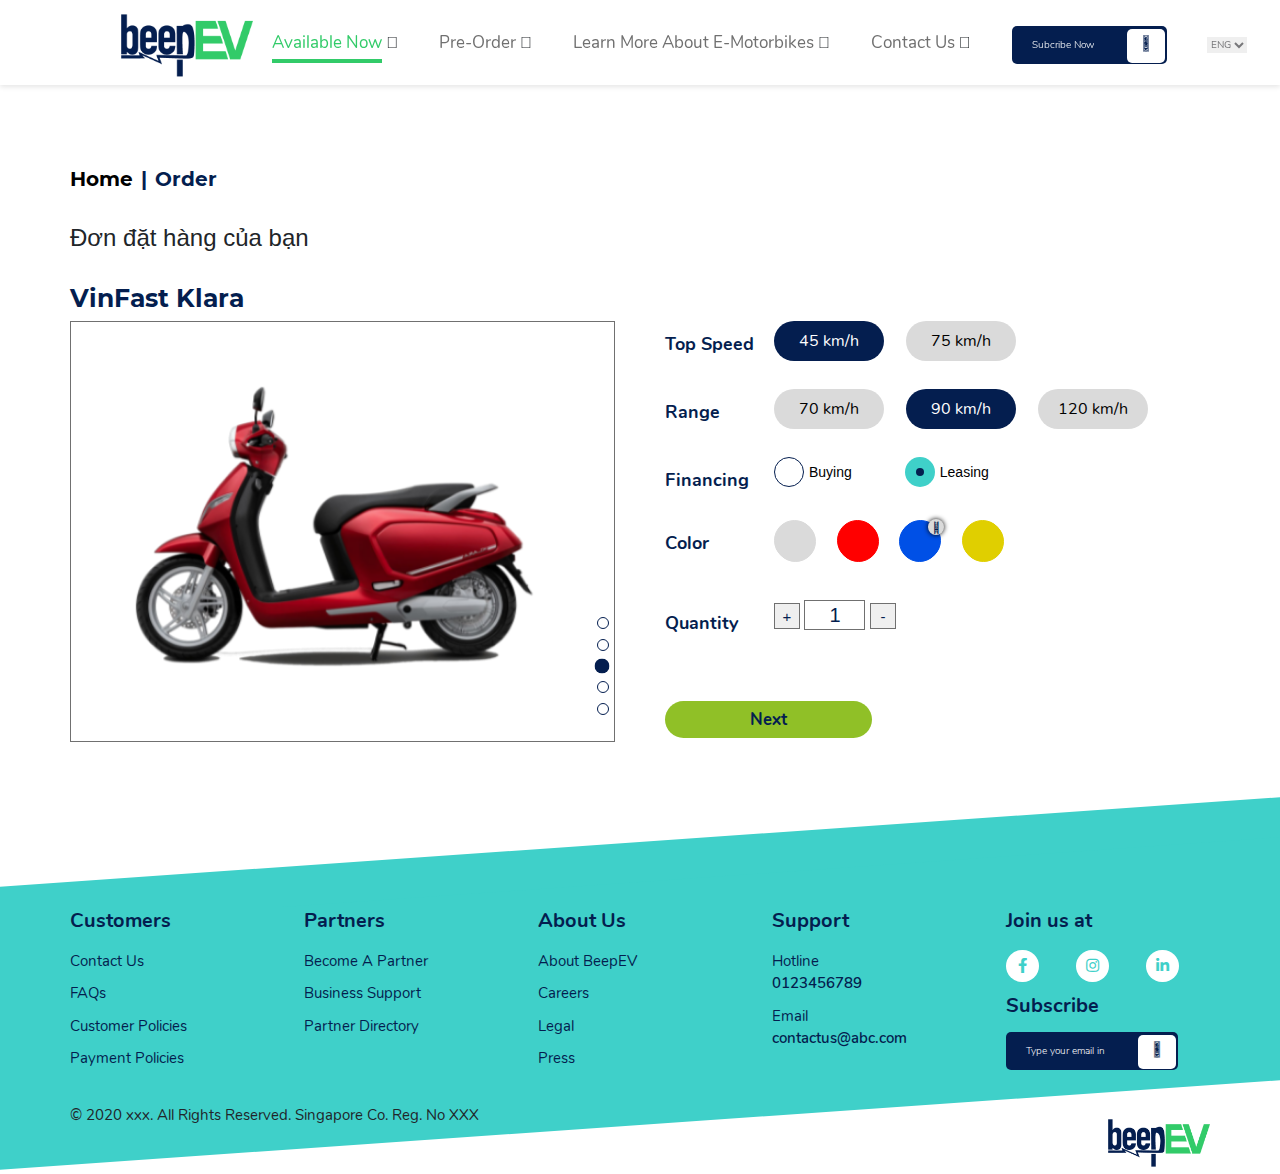
<file: Order_choose_product.html>
<!doctype html>
<html lang="en">
<head>
    <meta charset="UTF-8">
    <meta name="viewport"
          content="width=device-width, user-scalable=no, initial-scale=1.0, maximum-scale=1.0, minimum-scale=1.0">
    <meta http-equiv="X-UA-Compatible" content="ie=edge">
    <title> Order_choose product</title>
    <link rel="stylesheet" href="vender/css/bootstrap.min.css">
    <link rel="stylesheet" href="https://pro.fontawesome.com/releases/v5.10.0/css/all.css" integrity="sha384-AYmEC3Yw5cVb3ZcuHtOA93w35dYTsvhLPVnYs9eStHfGJvOvKxVfELGroGkvsg+p" crossorigin="anonymous"/>
    <link rel="stylesheet" href="css/fontawesome.min.css">
    <link rel="stylesheet" href="css/brands.min.css">
    <link rel="stylesheet" href="css/solid.min.css">
    <link rel="stylesheet" href="style/fonts.css">
    <link rel="stylesheet" href="style/home_moto.css">
    <link rel="stylesheet" href="style/slide.css">
    <link rel="stylesheet" href="style/blog.css">
    <link rel="stylesheet" href="style/FAQsAndContactAndOrder.css">
    <link rel="stylesheet" href="style/header.css">
    <link rel="stylesheet" href="style/modal.css">
    <link rel="stylesheet" href="style/footer_moto.css">

    <link rel="stylesheet" href="style/responsive/res_motobike.css">
</head>
<body>
<div class="wrapper">
    <div class="fix">
        <section class="header fixed-top">
            <div class="header-menu show-desktop">
                <div class="container-fluid">
                    <h1 id="logo">
                        <a href="index.html">
                            <img src="images/logo.png" alt="">
                        </a>
                    </h1>
                    <div class="menu-list">
                        <ul class="main-menu">
                            <li>
                                <a href="index.html" class="main-link active" >Available Now</a>
                                <i class="fal fa-chevron-down"></i>
                                <ul class="sub_menu">
                                    <li><a href="Product_page_category_detail.html">Today's Offers</a></li>
                                    <li><a href="Order_choose_product.html">Get A Quote</a></li>
                                </ul>
                            </li>
                            <li>
                                <a href="product_page.html" class="main-link">Pre-Order</a>
                                <i class="fal fa-chevron-down"></i>
                                <ul class="sub_menu">
                                    <li><a href="Product_page_category_detail.html">New Releases</a></li>
                                    <li><a href="Product_page_category_detail.html">VinFast</a></li>
                                    <li><a href="Product_page_category_detail.html">Honda</a></li>
                                    <li><a href="Product_page_category_detail.html">Pega</a></li>
                                    <li><a href="Product_page_category_detail.html">See all</a></li>

                                </ul>
                            </li>
                            <li>
                                <a href="#" class="main-link">Learn More About E-Motorbikes</a> <i class="fal fa-chevron-down"></i>
                                <ul class="sub_menu">
                                    <li><a href="learn_more_about_EVs.html">EV Guide</a></li>
                                    <li><a href="blog_EV_guide.html">Usage Tips</a></li>
                                    <li><a href="blog_EV_guide.html">Charging basis</a></li>
                                    <li><a href="Product_page_category_detail.html">Accessories</a></li>
                                    <li><a href="blog_EV_guide.html">Blog</a></li>
                                </ul>
                            </li>
                            <li>
                                <a href="contact.html" class="main-link" >Contact Us</a> <i class="fal fa-chevron-down"></i>
                                <ul class="sub_menu">
                                    <li><a href="contact.html">Contact Form</a></li>
                                    <li><a href="FAQs.html">FAQs</a></li>
                                </ul>
                            </li>
                            <li>
                                <a href="#" class="sub" onclick="call_modal();">Subcribe Now <i class="far fa-arrow-right"></i></a>
                            </li>
                            <li>
                                <div class="language">
                                    <select class="language_select" id="Select1">
                                        <option value="en">ENG</option>
                                        <option value="vn">VN</option>
                                    </select>
                                </div>
                            </li>
                        </ul>
                    </div>
                </div>
            </div>
            <div class="header-menu show-mobile">
                <div class="wrap">
                    <div class="menu-mobile">
                        <!-- Button trigger modal -->
                        <button type="button" class="k-btn-menu" data-toggle="modal" data-target="#exampleModal">
                            <i class="fas fa-bars"></i>
                        </button>
                        <!-- Modal -->
                        <div class="modal fade" id="exampleModal" tabindex="-1" role="dialog" aria-labelledby="exampleModalLabel" aria-hidden="true">
                            <div class="modal-dialog" role="document">
                                <div class="modal-content">
                                    <div class="modal-header">
                                        <button type="button" class="close" data-dismiss="modal" aria-label="Close">
                                            <span aria-hidden="true">&times;</span>
                                        </button>
                                    </div>
                                    <div class="modal-body">
                                        <div id="accordion_menu" role="tablist" aria-multiselectable="true">
                                            <div class="panel panel-default">
                                                <div class="panel-heading" role="tab" id="heading_1">
                                                    <div class="panel-title">
                                                        <a data-toggle="collapse" data-parent="#accordion_menu" href="#collapse_1" aria-expanded="true" aria-controls="collapse_1">
                                                            Available Now
                                                            <i class="fal fa-chevron-down k-down"></i>
                                                            <i class="fal fa-chevron-up k-up"></i>
                                                        </a>

                                                    </div>
                                                </div>
                                                <div id="collapse_1" class="panel-collapse collapse in" role="tabpanel" aria-labelledby="heading_1">
                                                    <div class="down">
                                                        <a href="Product_page_category_detail.html">Today's Offers</a>
                                                        <a href="Order_choose_product.html">Get A Quote</a>
                                                    </div>
                                                </div>
                                            </div>
                                            <div class="panel panel-default">
                                                <div class="panel-heading" role="tab" id="heading_2">
                                                    <div class="panel-title">
                                                        <a data-toggle="collapse" data-parent="#accordion_menu" href="#collapse_2" aria-expanded="true" aria-controls="collapse_2">
                                                            Pre-Order
                                                            <i class="fal fa-chevron-down k-down"></i>
                                                            <i class="fal fa-chevron-up k-up"></i>
                                                        </a>

                                                    </div>
                                                </div>
                                                <div id="collapse_2" class="panel-collapse collapse in" role="tabpanel" aria-labelledby="heading_2">
                                                    <div class="down">
                                                        <a href="Product_page_category_detail.html">New Releases</a>
                                                        <a href="Product_page_category_detail.html">VinFast</a>
                                                        <a href="Product_page_category_detail.html">Honda</a>
                                                        <a href="Product_page_category_detail.html">Pega</a>
                                                        <a href="Product_page_category_detail.html">See all</a>
                                                    </div>
                                                </div>
                                            </div>
                                            <div class="panel panel-default">
                                                <div class="panel-heading" role="tab" id="heading_3">
                                                    <div class="panel-title">
                                                        <a data-toggle="collapse" data-parent="#accordion_menu" href="#collapse_3" aria-expanded="true" aria-controls="collapse_3">
                                                            Learn More About EVs
                                                            <i class="fal fa-chevron-down k-down"></i>
                                                            <i class="fal fa-chevron-up k-up"></i>
                                                        </a>

                                                    </div>
                                                </div>
                                                <div id="collapse_3" class="panel-collapse collapse in" role="tabpanel" aria-labelledby="heading_3">
                                                    <div class="down">
                                                        <a href="blog_EV_guide.html">EV Guide</a>
                                                        <a href="blog_EV_guide.html">Usage Tips</a>
                                                        <a href="blog_EV_guide.html">Charging basis</a>
                                                        <a href="Product_page_category_detail.html">Accessories</a>
                                                        <a href="blog_EV_guide.html">Blog</a>
                                                    </div>
                                                </div>
                                            </div>
                                            <div class="panel panel-default">
                                                <div class="panel-heading" role="tab" id="heading_4">
                                                    <div class="panel-title">
                                                        <a data-toggle="collapse" data-parent="#accordion_menu" href="#collapse_4" aria-expanded="true" aria-controls="collapse_4">
                                                            Contact. Us
                                                            <i class="fal fa-chevron-down k-down"></i>
                                                            <i class="fal fa-chevron-up k-up"></i>
                                                        </a>

                                                    </div>
                                                </div>
                                                <div id="collapse_4" class="panel-collapse collapse in" role="tabpanel" aria-labelledby="heading_4">
                                                    <div class="down">
                                                        <a href="contact.html">Contact Form</a>
                                                        <a href="FAQs.html">FAQs</a>
                                                    </div>
                                                </div>
                                            </div>
                                            <div class="subscribe">
                                                <p>Subscribe</p>
                                                <a href="#" class="sub close k-close" onclick="call_modal();" data-dismiss="modal">Type your email in <i class="far fa-arrow-right"></i></a>
                                            </div>
                                        </div>
                                    </div>
                                </div>
                            </div>
                        </div>
                    </div>
                    <div class="menu-logo">
                        <a href="index.html">
                            <img src="images/logo.png" alt="" class="logo-mobile">
                        </a>
                    </div>
                    <div class="menu-laguage">
                        <div class="language">
                            <select class="language_select" id="Select2">
                                <option value="en">ENG</option>
                                <option value="vn">VN</option>
                            </select>
                        </div>
                    </div>
                </div>
            </div>
        </section>
    </div>
    <section class="content">
        <div class="blog slide-order">
            <div class="container">
                <div class="info-blog">
                    <nav aria-label="breadcrumb">
                        <ol class="breadcrumb">
                            <li class="breadcrumb-item"><a href="#">Home</a></li>
                            <li class="breadcrumb-item active" aria-current="page">Order</li>
                        </ol>
                    </nav>
                    <h4 class="title">Đơn đặt hàng của bạn</h4>
                </div>
              <div class="order">
                  <h2 class="name-product">VinFast Klara</h2>
                  <div class="item-order">
                     <div class="layer">
                         <div id="slide01" class="carousel slide" data-ride="carousel">
                             <ol class="carousel-indicators k-nut">
                                 <li data-target="#slide01" data-slide-to="0"></li>
                                 <li data-target="#slide01" data-slide-to="1"></li>
                                 <li data-target="#slide01" data-slide-to="2" class="active"></li>
                                 <li data-target="#slide01" data-slide-to="3"></li>
                                 <li data-target="#slide01" data-slide-to="4"></li>
                             </ol>
                             <div class="carousel-inner">
                                 <div class="carousel-item">
                                     <img src="images/VinFast_Klara.png" alt="" class="img-fluid img-slide">
                                 </div>
                                 <div class="carousel-item">
                                     <img src="images/VinFast_Klara.png" alt="" class="img-fluid img-slide">
                                 </div>
                                 <div class="carousel-item active">
                                     <img src="images/VinFast_Klara.png" alt="" class="img-fluid img-slide">
                                 </div>
                                 <div class="carousel-item">
                                     <img src="images/VinFast_Klara.png" alt="" class="img-fluid img-slide">
                                 </div>
                                 <div class="carousel-item">
                                     <img src="images/VinFast_Klara.png" alt="" class="img-fluid img-slide">
                                 </div>
                             </div>
                         </div>
                     </div>
                     <div class="layer">
                         <form action="">
                             <div class="category">
                                 <h5 class="name_cate">Top Speed</h5>
                                 <div class="list_cate top-speed">
                                     <label for="chbx">
                                         <input type="radio" checked="checked" name="chbx" id="chbx">
                                         <span>45 km/h</span>
                                     </label>
                                     <label for="chbx2">
                                         <input type="radio" name="chbx" id="chbx2">
                                         <span>75 km/h</span>
                                     </label>
                                 </div>
                             </div>
                             <div class="category">
                                 <h5 class="name_cate">Range</h5>
                                 <div class="list_cate top-speed range">
                                     <label for="chbx3">
                                         <input type="radio" name="chbx2" id="chbx3">
                                         <span>70 km/h</span>
                                     </label>
                                     <label for="chbx4">
                                         <input type="radio" checked="checked" name="chbx2" id="chbx4">
                                         <span>90 km/h</span>
                                     </label>
                                     <label for="chbx5">
                                         <input type="radio" name="chbx2" id="chbx5">
                                         <span>120 km/h</span>
                                     </label>
                                 </div>
                             </div>
                             <div class="category">
                                 <h5 class="name_cate Financing">Financing</h5>
                                 <div class="list_cate ">
                                     <label class="container">
                                         <p class="k-select">Buying</p>
                                         <input type="radio" name="radio">
                                         <span class="checkmark"></span>
                                     </label>
                                     <label class="container">
                                         <p class="k-select">Leasing</p>
                                         <input type="radio" checked="checked" name="radio">
                                         <span class="checkmark"></span>
                                     </label>
                                 </div>
                             </div>
                             <div class="category">
                                 <h5 class="name_cate">Color</h5>
                                 <div class="list_cate top-speed color">
                                     <label for="chbx6">
                                         <input type="radio" name="chbx3" id="chbx6">
                                         <span class="default">
                                         <span><i class="fal fa-check"></i></span>
                                     </span>
                                     </label>
                                     <label for="chbx7">
                                         <input type="radio" name="chbx3" id="chbx7">
                                         <span class="red">
                                         <span><i class="fal fa-check"></i></span>
                                     </span>
                                     </label>
                                     <label for="chbx8">
                                         <input type="radio" checked="checked" name="chbx3" id="chbx8">
                                         <span class="blue">
                                         <span><i class="fal fa-check"></i></span>
                                     </span>
                                     </label>
                                     <label for="chbx9">
                                         <input type="radio" name="chbx3" id="chbx9">
                                         <span class="yellow">
                                        <span><i class="fal fa-check"></i></span>
                                     </span>
                                     </label>
                                 </div>
                             </div>
                             <div class="category">
                                 <h5 class="name_cate">Quantity</h5>
                                 <div class="list_cate Quantity">
                                     <div class="flex">
                                         <button aria-controls="q_number_t" id="increase_t" aria-label="increase quantity">+</button>
                                         <input type="text" id="q_number_t" value="1"
                                                data-increase="increase_t" data-decrease="decrease_t"
                                                aria-live="assertive" aria-relevant="additions"
                                                aria-atomic="true" aria-label="quantity">
                                         <button aria-controls="q_number_t" id="decrease_t" aria-label="decrease quantity">-</button>
                                     </div>
                                 </div>
                             </div>
                             <a href="Order_information.html" class="btn-next">Next</a>
                         </form>
                     </div>
                 </div>
              </div>
            </div>
        </div>
    </section>
    <section class="footer">
        <div class="content">
            <div class="footer_top show-desktop">
                <div class="container">
                    <div class="row">
                        <div class="col">
                            <p>Customers</p>
                            <div class="footer_info">
                                <a href="contact.html">Contact Us</a>
                                <a href="FAQs.html">FAQs</a>
                                <a href="customer_policies.html">Customer Policies</a>
                                <a href="customer_policies.html">Payment Policies</a>
                            </div>
                        </div>
                        <div class="col">
                            <p>Partners</p>
                            <div class="footer_info">
                                <a href="customer_policies.html">Become A Partner</a>
                                <a href="customer_policies.html">Business Support</a>
                                <a href="customer_policies.html">Partner Directory</a>
                            </div>
                        </div>
                        <div class="col">
                            <p>About Us</p>
                            <div class="footer_info">
                                <a href="about_us.html">About BeepEV</a>
                                <a href="customer_policies.html">Careers</a>
                                <a href="customer_policies.html">Legal</a>
                                <a href="customer_policies.html">Press</a>
                            </div>
                        </div>
                        <div class="col">
                            <p>Support</p>
                            <div class="footer_info">
                                <span>Hotline <br><b class="font-other">0123456789</b></span>
                                <span>Email <br> <b class="font-other">contactus@abc.com</b></span>
                            </div>
                        </div>
                        <div class="col">
                            <p>Join us at</p>
                            <div class="footer_info link">
                                <a href="https://www.facebook.com/beepev.vn"><i class="fab fa-facebook-f"></i></a>
                                <a href="#"><i class="fab fa-instagram"></i></a>
                                <a href="#"><i class="fab fa-linkedin-in"></i></a>
                            </div>
                            <p>Subscribe</p>
                            <a href="#" class="sub" onclick="call_modal();">Type your email in <i class="far fa-arrow-right"></i></a>
                        </div>
                    </div>
                </div>
            </div>
            <div class="footer_top show-mobile">
                <div id="accordion" role="tablist" aria-multiselectable="true">
                    <div class="panel panel-default">
                        <div class="panel-heading" role="tab" id="headingOne">
                            <div class="panel-title">
                                <a data-toggle="collapse" data-parent="#accordion" href="#collapseOne" aria-expanded="true" aria-controls="collapseOne">
                                    Customers
                                </a>
                                <i class="fal fa-chevron-down"></i>
                            </div>
                        </div>
                        <div id="collapseOne" class="panel-collapse collapse in" role="tabpanel" aria-labelledby="headingOne">
                            <div class="down">
                                <a href="contact.html">Contact Us</a>
                                <a href="FAQs.html">FAQs</a>
                                <a href="customer_policies.html">Customer Policies</a>
                                <a href="customer_policies.html">Payment Policies</a>
                            </div>
                        </div>
                    </div>
                    <div class="panel panel-default">
                        <div class="panel-heading" role="tab" id="headingTwo">
                            <div class="panel-title">
                                <a class="collapsed" data-toggle="collapse" data-parent="#accordion" href="#collapseTwo" aria-expanded="false" aria-controls="collapseOne">
                                    Partners
                                </a>
                                <i class="fal fa-chevron-down"></i>
                            </div>
                        </div>
                        <div id="collapseTwo" class="panel-collapse collapse" role="tabpanel" aria-labelledby="headingOne">
                            <div class="down">
                                <a href="customer_policies.html">Become A Partner</a>
                                <a href="customer_policies.html">Business Support</a>
                                <a href="customer_policies.html">Partner Directory</a>
                            </div>
                        </div>
                    </div>
                    <div class="panel panel-default">
                        <div class="panel-heading" role="tab" id="headingThree">
                            <div class="panel-title">
                                <a class="collapsed" data-toggle="collapse" data-parent="#accordion" href="#collapseThree" aria-expanded="false" aria-controls="collapseOne">
                                    About Us
                                </a>
                                <i class="fal fa-chevron-down"></i>
                            </div>
                        </div>
                        <div id="collapseThree" class="panel-collapse collapse" role="tabpanel" aria-labelledby="headingOne">
                            <div class="down">
                                <a href="about_us.html">About BeepEV</a>
                                <a href="customer_policies.html">Careers</a>
                                <a href="customer_policies.html">Legal</a>
                                <a href="customer_policies.html">Press</a>
                            </div>
                        </div>
                    </div>
                    <div class="panel panel-default">
                        <div class="panel-heading" role="tab" id="headingFour">
                            <div class="panel-title">
                                <a class="collapsed" data-toggle="collapse" data-parent="#accordion" href="#collapseFour" aria-expanded="false" aria-controls="collapseOne">
                                    Support
                                </a>
                                <i class="fal fa-chevron-down"></i>
                            </div>
                        </div>
                        <div id="collapseFour" class="panel-collapse collapse" role="tabpanel" aria-labelledby="headingOne">
                            <div class="down">
                                <div class="footer_info">
                                    <span>Hotline <br><b class="font-other">0123456789</b></span>
                                    <span>Email <br> <b class="font-other">contactus@abc.com</b></span>
                                </div>
                            </div>
                        </div>
                    </div>
                    <div class="line"></div>
                    <div class="join">
                        <p>Join us at</p>
                        <div class="join-icon">
                            <a href="https://www.facebook.com/beepev.vn"><i class="fab fa-facebook-f"></i></a>
                            <a href="#"><i class="fab fa-instagram"></i></a>
                            <a href="#"><i class="fab fa-linkedin-in"></i></a>
                        </div>
                    </div>
                    <div class="subscribe">
                        <p>Subscribe</p>
                        <a href="#" class="sub" onclick="call_modal();">Type your email in <i class="far fa-arrow-right"></i></a>
                    </div>
                </div>
            </div>
            <div class="footer_bottom">
                <div class="container">
                    <div class="footer_bottom_list">
                        <div class="footer_bottom_list_item">
                            <h1 id="logo-f">
                                <a href="#"><img src="images/logo.png" alt="" class="logo-footer"></a>
                            </h1>
                            <p>© 2020 xxx. All Rights Reserved. Singapore Co. Reg. No XXX</p>
                        </div>
                    </div>
                </div>
            </div>
        </div>
    </section>
</div>
<span class="backtotop">
            <a href=""><i class="fa fa-angle-up" style="font-size: 20px"></i></a>
    </span>
<div class="contact-modal">
    <div class="box">
        <input name="modal" type="checkbox" id="modal" class="hidden">
        <label for="modal" class="label-show-modal" onclick="call_modal();"></label>
        <div class="modal-show">
            <div class="modal-show-inner">
                <!--               <label for="modal" >&#10006;</label>-->
                <a type="button" class="close" data-dismiss="modal" onclick="hide_modal();">&times;</a>
                <h2 class="title-modal">JOIN OUR NEWSLETTER</h2>
                <p class="des-title">Subscribe our newsletter to receive the latest news and exclusive offers every week. No spam.</p>
                <div class="response"></div>
                <div class="content">
                    <form id="contactForm" method="POST">
                        <div class="k-form-control">
                            <input type="email" name="email" id="email" placeholder="Enter your email">
                            <br>
                        </div>
                        <div class="k-form-control">
                            <a onclick="call_modal();" class="k-btn" style="cursor: pointer">SUBSCRIBE</a>
                            <a href="#" onclick="hide_modal();" class="cancel">NO THANKS</a>
                        </div>
                    </form>
                </div>
            </div>
        </div>
    </div>
</div>
<script type="text/javascript" src="vender/js/jquery.min.js"></script>
<!--<script type="text/javascript" src="vender/js/jquery-3.5.1.slim.min.js"></script>-->
<script type="text/javascript" src="vender/js/popper.min.js"></script>
<script type="text/javascript" src="vender/js/bootstrap.min.js"></script>
<script type="text/javascript" src="js/fontawesome.min.js"></script>
<script type="text/javascript" src="vender/js/jquery.js"></script>
<script type="text/javascript" src="js/backtotop.js"></script>
<script type="text/javascript" src="js/menu.js"></script>
<script type="text/javascript" src="js/quantity.js"></script>
<script type="text/javascript" src="js/modal-show.js"></script>
</body>
</html>
</file>
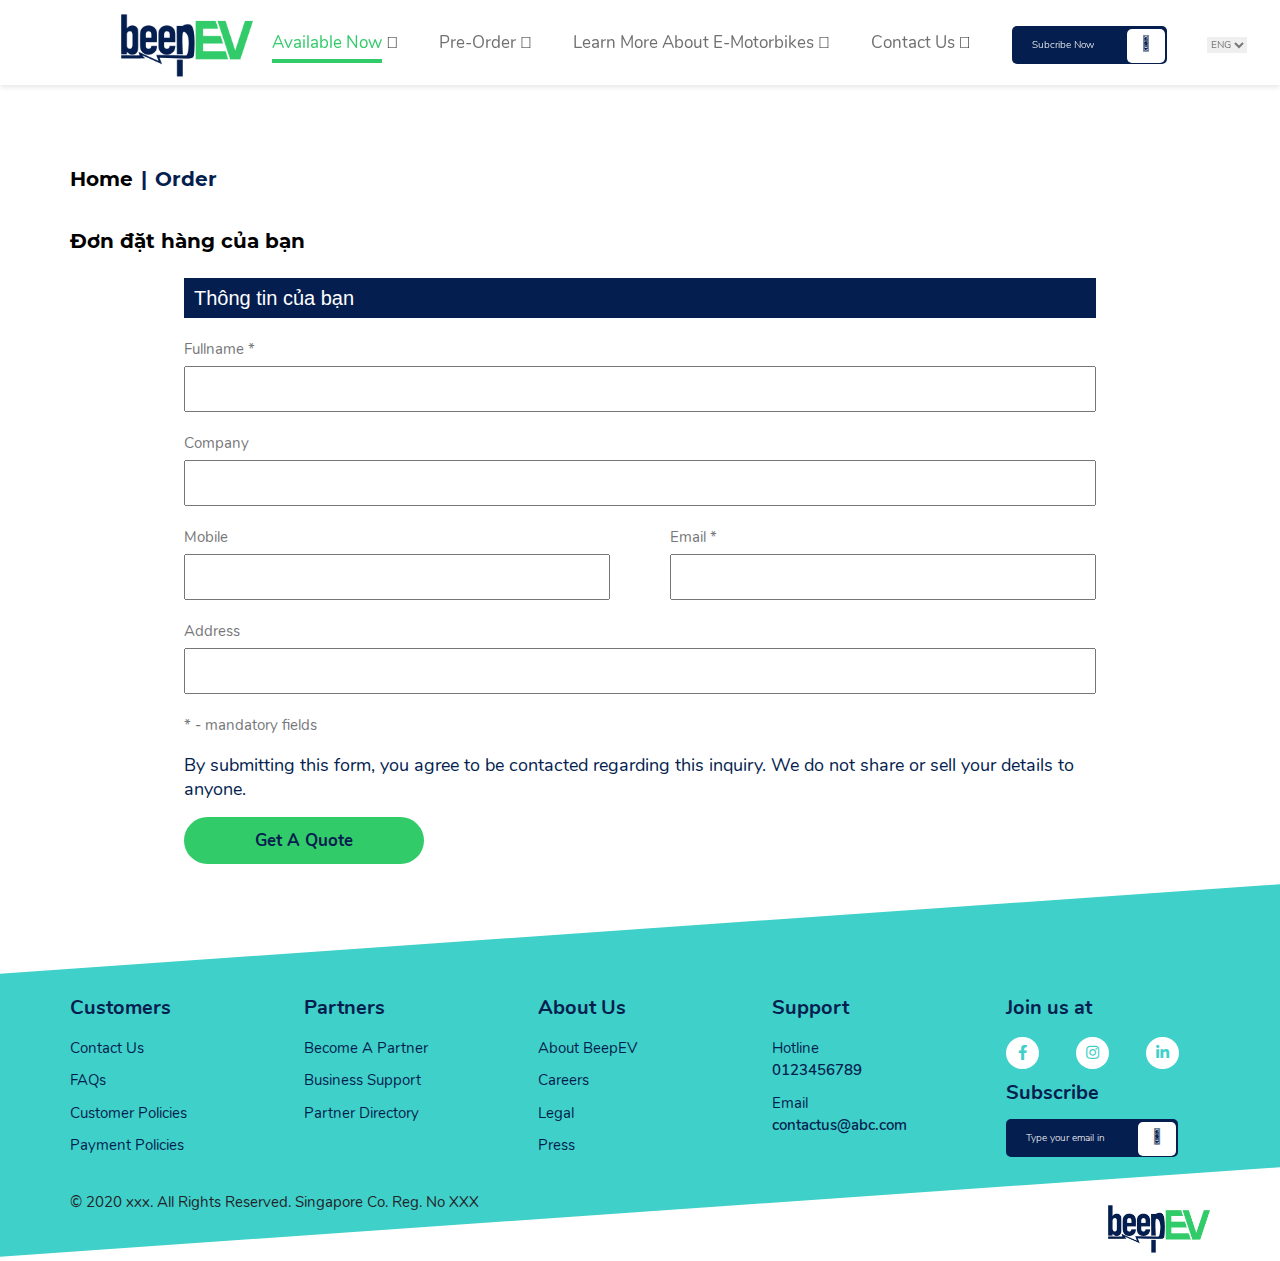
<file: Order_information.html>
<!doctype html>
<html lang="en">
<head>
    <meta charset="UTF-8">
    <meta name="viewport"
          content="width=device-width, user-scalable=no, initial-scale=1.0, maximum-scale=1.0, minimum-scale=1.0">
    <meta http-equiv="X-UA-Compatible" content="ie=edge">
    <title> Order_information</title>
    <link rel="stylesheet" href="vender/css/bootstrap.min.css">
    <link rel="stylesheet" href="https://pro.fontawesome.com/releases/v5.10.0/css/all.css" integrity="sha384-AYmEC3Yw5cVb3ZcuHtOA93w35dYTsvhLPVnYs9eStHfGJvOvKxVfELGroGkvsg+p" crossorigin="anonymous"/>
    <link rel="stylesheet" href="css/fontawesome.min.css">
    <link rel="stylesheet" href="css/brands.min.css">
    <link rel="stylesheet" href="css/solid.min.css">
    <link rel="stylesheet" href="style/fonts.css">
    <link rel="stylesheet" href="style/home_moto.css">
    <link rel="stylesheet" href="style/blog.css">
    <link rel="stylesheet" href="style/FAQsAndContactAndOrder.css">
    <link rel="stylesheet" href="style/header.css">
    <link rel="stylesheet" href="style/footer_moto.css">
    <link rel="stylesheet" href="style/slide.css">
    <link rel="stylesheet" href="style/modal.css">
    <link rel="stylesheet" href="style/responsive/res_motobike.css">
</head>
<body>
<div class="wrapper">
    <div class="fix">
        <section class="header fixed-top">
            <div class="header-menu show-desktop">
                <div class="container-fluid">
                    <h1 id="logo">
                        <a href="index.html">
                            <img src="images/logo.png" alt="">
                        </a>
                    </h1>
                    <div class="menu-list">
                        <ul class="main-menu">
                            <li>
                                <a href="index.html" class="main-link active" >Available Now</a>
                                <i class="fal fa-chevron-down"></i>
                                <ul class="sub_menu">
                                    <li><a href="Product_page_category_detail.html">Today's Offers</a></li>
                                    <li><a href="Order_choose_product.html">Get A Quote</a></li>
                                </ul>
                            </li>
                            <li>
                                <a href="product_page.html" class="main-link">Pre-Order</a>
                                <i class="fal fa-chevron-down"></i>
                                <ul class="sub_menu">
                                    <li><a href="Product_page_category_detail.html">New Releases</a></li>
                                    <li><a href="Product_page_category_detail.html">VinFast</a></li>
                                    <li><a href="Product_page_category_detail.html">Honda</a></li>
                                    <li><a href="Product_page_category_detail.html">Pega</a></li>
                                    <li><a href="Product_page_category_detail.html">See all</a></li>

                                </ul>
                            </li>
                            <li>
                                <a href="#" class="main-link">Learn More About E-Motorbikes</a> <i class="fal fa-chevron-down"></i>
                                <ul class="sub_menu">
                                    <li><a href="learn_more_about_EVs.html">EV Guide</a></li>
                                    <li><a href="blog_EV_guide.html">Usage Tips</a></li>
                                    <li><a href="blog_EV_guide.html">Charging basis</a></li>
                                    <li><a href="Product_page_category_detail.html">Accessories</a></li>
                                    <li><a href="blog_EV_guide.html">Blog</a></li>
                                </ul>
                            </li>
                            <li>
                                <a href="contact.html" class="main-link" >Contact Us</a> <i class="fal fa-chevron-down"></i>
                                <ul class="sub_menu">
                                    <li><a href="contact.html">Contact Form</a></li>
                                    <li><a href="FAQs.html">FAQs</a></li>
                                </ul>
                            </li>
                            <li>
                                <a href="#" class="sub" onclick="call_modal();">Subcribe Now <i class="far fa-arrow-right"></i></a>
                            </li>
                            <li>
                                <div class="language">
                                    <select class="language_select" id="Select1">
                                        <option value="en">ENG</option>
                                        <option value="vn">VN</option>
                                    </select>
                                </div>
                            </li>
                        </ul>
                    </div>
                </div>
            </div>
            <div class="header-menu show-mobile">
                <div class="wrap">
                    <div class="menu-mobile">
                        <!-- Button trigger modal -->
                        <button type="button" class="k-btn-menu" data-toggle="modal" data-target="#exampleModal">
                            <i class="fas fa-bars"></i>
                        </button>
                        <!-- Modal -->
                        <div class="modal fade" id="exampleModal" tabindex="-1" role="dialog" aria-labelledby="exampleModalLabel" aria-hidden="true">
                            <div class="modal-dialog" role="document">
                                <div class="modal-content">
                                    <div class="modal-header">
                                        <button type="button" class="close" data-dismiss="modal" aria-label="Close">
                                            <span aria-hidden="true">&times;</span>
                                        </button>
                                    </div>
                                    <div class="modal-body">
                                        <div id="accordion_menu" role="tablist" aria-multiselectable="true">
                                            <div class="panel panel-default">
                                                <div class="panel-heading" role="tab" id="heading_1">
                                                    <div class="panel-title">
                                                        <a data-toggle="collapse" data-parent="#accordion_menu" href="#collapse_1" aria-expanded="true" aria-controls="collapse_1">
                                                            Available Now
                                                            <i class="fal fa-chevron-down k-down"></i>
                                                            <i class="fal fa-chevron-up k-up"></i>
                                                        </a>

                                                    </div>
                                                </div>
                                                <div id="collapse_1" class="panel-collapse collapse in" role="tabpanel" aria-labelledby="heading_1">
                                                    <div class="down">
                                                        <a href="Product_page_category_detail.html">Today's Offers</a>
                                                        <a href="Order_choose_product.html">Get A Quote</a>
                                                    </div>
                                                </div>
                                            </div>
                                            <div class="panel panel-default">
                                                <div class="panel-heading" role="tab" id="heading_2">
                                                    <div class="panel-title">
                                                        <a data-toggle="collapse" data-parent="#accordion_menu" href="#collapse_2" aria-expanded="true" aria-controls="collapse_2">
                                                            Pre-Order
                                                            <i class="fal fa-chevron-down k-down"></i>
                                                            <i class="fal fa-chevron-up k-up"></i>
                                                        </a>

                                                    </div>
                                                </div>
                                                <div id="collapse_2" class="panel-collapse collapse in" role="tabpanel" aria-labelledby="heading_2">
                                                    <div class="down">
                                                        <a href="Product_page_category_detail.html">New Releases</a>
                                                        <a href="Product_page_category_detail.html">VinFast</a>
                                                        <a href="Product_page_category_detail.html">Honda</a>
                                                        <a href="Product_page_category_detail.html">Pega</a>
                                                        <a href="Product_page_category_detail.html">See all</a>
                                                    </div>
                                                </div>
                                            </div>
                                            <div class="panel panel-default">
                                                <div class="panel-heading" role="tab" id="heading_3">
                                                    <div class="panel-title">
                                                        <a data-toggle="collapse" data-parent="#accordion_menu" href="#collapse_3" aria-expanded="true" aria-controls="collapse_3">
                                                            Learn More About EVs
                                                            <i class="fal fa-chevron-down k-down"></i>
                                                            <i class="fal fa-chevron-up k-up"></i>
                                                        </a>

                                                    </div>
                                                </div>
                                                <div id="collapse_3" class="panel-collapse collapse in" role="tabpanel" aria-labelledby="heading_3">
                                                    <div class="down">
                                                        <a href="blog_EV_guide.html">EV Guide</a>
                                                        <a href="blog_EV_guide.html">Usage Tips</a>
                                                        <a href="blog_EV_guide.html">Charging basis</a>
                                                        <a href="Product_page_category_detail.html">Accessories</a>
                                                        <a href="blog_EV_guide.html">Blog</a>
                                                    </div>
                                                </div>
                                            </div>
                                            <div class="panel panel-default">
                                                <div class="panel-heading" role="tab" id="heading_4">
                                                    <div class="panel-title">
                                                        <a data-toggle="collapse" data-parent="#accordion_menu" href="#collapse_4" aria-expanded="true" aria-controls="collapse_4">
                                                            Contact. Us
                                                            <i class="fal fa-chevron-down k-down"></i>
                                                            <i class="fal fa-chevron-up k-up"></i>
                                                        </a>

                                                    </div>
                                                </div>
                                                <div id="collapse_4" class="panel-collapse collapse in" role="tabpanel" aria-labelledby="heading_4">
                                                    <div class="down">
                                                        <a href="contact.html">Contact Form</a>
                                                        <a href="FAQs.html">FAQs</a>
                                                    </div>
                                                </div>
                                            </div>
                                            <div class="subscribe">
                                                <p>Subscribe</p>
                                                <a href="#" class="sub close k-close" onclick="call_modal();" data-dismiss="modal">Type your email in <i class="far fa-arrow-right"></i></a>
                                            </div>
                                        </div>
                                    </div>
                                </div>
                            </div>
                        </div>
                    </div>
                    <div class="menu-logo">
                        <a href="index.html">
                            <img src="images/logo.png" alt="" class="logo-mobile">
                        </a>
                    </div>
                    <div class="menu-laguage">
                        <div class="language">
                            <select class="language_select" id="Select2">
                                <option value="en">ENG</option>
                                <option value="vn">VN</option>
                            </select>
                        </div>
                    </div>
                </div>
            </div>
        </section>
    </div>
    <section class="content">
        <div class="blog">
            <div class="container">
                <div class="info-blog">
                    <nav aria-label="breadcrumb">
                        <ol class="breadcrumb">
                            <li class="breadcrumb-item"><a href="#">Home</a></li>
                            <li class="breadcrumb-item active" aria-current="page">Order</li>
                        </ol>
                    </nav>
                    <h2 class="title">Đơn đặt hàng của bạn</h2>
                </div>
                <div class="contact order">
                    <form action="">
                        <h6 class="info">Thông tin của bạn</h6>
                        <div class="k-group">
                            <label for="fullname">Fullname *</label>
                            <input type="text" id="fullname" name="">
                        </div>
                        <div class="k-group">
                            <label for="company">Company</label>
                            <input type="text" id="company" name="">
                        </div>
                        <div class="k-group k-col">
                            <div class="k-douple">
                                <label for="phone">Mobile</label>
                                <input type="number" id="phone" name="">
                            </div>
                            <div class="k-douple">
                                <label for="email">Email *</label>
                                <input type="email" id="email" name="">
                            </div>
                        </div>
                        <div class="k-group">
                            <label for="address">Address</label>
                            <input type="text" id="address" name="">
                        </div>
                        <p class="note">* - mandatory fields</p>
                        <p class="submit">By submitting this form, you agree to be contacted regarding this inquiry. We do not share or sell your details to anyone.</p>
                        <a href="#myModal" class="trigger-btn k-btn-order" data-toggle="modal">Get A Quote</a>
                    </form>
                </div>
            </div>
        </div>
    </section>
    <section class="footer">
        <div class="content">
            <div class="footer_top show-desktop">
                <div class="container">
                    <div class="row">
                        <div class="col">
                            <p>Customers</p>
                            <div class="footer_info">
                                <a href="contact.html">Contact Us</a>
                                <a href="FAQs.html">FAQs</a>
                                <a href="customer_policies.html">Customer Policies</a>
                                <a href="customer_policies.html">Payment Policies</a>
                            </div>
                        </div>
                        <div class="col">
                            <p>Partners</p>
                            <div class="footer_info">
                                <a href="customer_policies.html">Become A Partner</a>
                                <a href="customer_policies.html">Business Support</a>
                                <a href="customer_policies.html">Partner Directory</a>
                            </div>
                        </div>
                        <div class="col">
                            <p>About Us</p>
                            <div class="footer_info">
                                <a href="about_us.html">About BeepEV</a>
                                <a href="customer_policies.html">Careers</a>
                                <a href="customer_policies.html">Legal</a>
                                <a href="customer_policies.html">Press</a>
                            </div>
                        </div>
                        <div class="col">
                            <p>Support</p>
                            <div class="footer_info">
                                <span>Hotline <br><b class="font-other">0123456789</b></span>
                                <span>Email <br> <b class="font-other">contactus@abc.com</b></span>
                            </div>
                        </div>
                        <div class="col">
                            <p>Join us at</p>
                            <div class="footer_info link">
                                <a href="https://www.facebook.com/beepev.vn"><i class="fab fa-facebook-f"></i></a>
                                <a href="#"><i class="fab fa-instagram"></i></a>
                                <a href="#"><i class="fab fa-linkedin-in"></i></a>
                            </div>
                            <p>Subscribe</p>
                            <a href="#" class="sub" onclick="call_modal();">Type your email in <i class="far fa-arrow-right"></i></a>
                        </div>
                    </div>
                </div>
            </div>
            <div class="footer_top show-mobile">
                <div id="accordion" role="tablist" aria-multiselectable="true">
                    <div class="panel panel-default">
                        <div class="panel-heading" role="tab" id="headingOne">
                            <div class="panel-title">
                                <a data-toggle="collapse" data-parent="#accordion" href="#collapseOne" aria-expanded="true" aria-controls="collapseOne">
                                    Customers
                                </a>
                                <i class="fal fa-chevron-down"></i>
                            </div>
                        </div>
                        <div id="collapseOne" class="panel-collapse collapse in" role="tabpanel" aria-labelledby="headingOne">
                            <div class="down">
                                <a href="contact.html">Contact Us</a>
                                <a href="FAQs.html">FAQs</a>
                                <a href="customer_policies.html">Customer Policies</a>
                                <a href="customer_policies.html">Payment Policies</a>
                            </div>
                        </div>
                    </div>
                    <div class="panel panel-default">
                        <div class="panel-heading" role="tab" id="headingTwo">
                            <div class="panel-title">
                                <a class="collapsed" data-toggle="collapse" data-parent="#accordion" href="#collapseTwo" aria-expanded="false" aria-controls="collapseOne">
                                    Partners
                                </a>
                                <i class="fal fa-chevron-down"></i>
                            </div>
                        </div>
                        <div id="collapseTwo" class="panel-collapse collapse" role="tabpanel" aria-labelledby="headingOne">
                            <div class="down">
                                <a href="customer_policies.html">Become A Partner</a>
                                <a href="customer_policies.html">Business Support</a>
                                <a href="customer_policies.html">Partner Directory</a>
                            </div>
                        </div>
                    </div>
                    <div class="panel panel-default">
                        <div class="panel-heading" role="tab" id="headingThree">
                            <div class="panel-title">
                                <a class="collapsed" data-toggle="collapse" data-parent="#accordion" href="#collapseThree" aria-expanded="false" aria-controls="collapseOne">
                                    About Us
                                </a>
                                <i class="fal fa-chevron-down"></i>
                            </div>
                        </div>
                        <div id="collapseThree" class="panel-collapse collapse" role="tabpanel" aria-labelledby="headingOne">
                            <div class="down">
                                <a href="about_us.html">About BeepEV</a>
                                <a href="customer_policies.html">Careers</a>
                                <a href="customer_policies.html">Legal</a>
                                <a href="customer_policies.html">Press</a>
                            </div>
                        </div>
                    </div>
                    <div class="panel panel-default">
                        <div class="panel-heading" role="tab" id="headingFour">
                            <div class="panel-title">
                                <a class="collapsed" data-toggle="collapse" data-parent="#accordion" href="#collapseFour" aria-expanded="false" aria-controls="collapseOne">
                                    Support
                                </a>
                                <i class="fal fa-chevron-down"></i>
                            </div>
                        </div>
                        <div id="collapseFour" class="panel-collapse collapse" role="tabpanel" aria-labelledby="headingOne">
                            <div class="down">
                                <div class="footer_info">
                                    <span>Hotline <br><b class="font-other">0123456789</b></span>
                                    <span>Email <br> <b class="font-other">contactus@abc.com</b></span>
                                </div>
                            </div>
                        </div>
                    </div>
                    <div class="line"></div>
                    <div class="join">
                        <p>Join us at</p>
                        <div class="join-icon">
                            <a href="https://www.facebook.com/beepev.vn"><i class="fab fa-facebook-f"></i></a>
                            <a href="#"><i class="fab fa-instagram"></i></a>
                            <a href="#"><i class="fab fa-linkedin-in"></i></a>
                        </div>
                    </div>
                    <div class="subscribe">
                        <p>Subscribe</p>
                        <a href="#" class="sub" onclick="call_modal();">Type your email in <i class="far fa-arrow-right"></i></a>
                    </div>
                </div>
            </div>
            <div class="footer_bottom">
                <div class="container">
                    <div class="footer_bottom_list">
                        <div class="footer_bottom_list_item">
                            <h1 id="logo-f">
                                <a href="#"><img src="images/logo.png" alt="" class="logo-footer"></a>
                            </h1>
                            <p>© 2020 xxx. All Rights Reserved. Singapore Co. Reg. No XXX</p>
                        </div>
                    </div>
                </div>
            </div>
        </div>
    </section>
</div>
<span class="backtotop">
            <a href=""><i class="fa fa-angle-up" style="font-size: 20px"></i></a>
    </span>
<div class="contact-modal">
    <div class="box">
        <input name="modal" type="checkbox" id="modal" class="hidden">
        <label for="modal" class="label-show-modal" onclick="call_modal();"></label>
        <div class="modal-show">
            <div class="modal-show-inner">
                <!--               <label for="modal" >&#10006;</label>-->
                <a type="button" class="close" data-dismiss="modal" onclick="hide_modal();">&times;</a>
                <h2 class="title-modal">JOIN OUR NEWSLETTER</h2>
                <p class="des-title">Subscribe our newsletter to receive the latest news and exclusive offers every week. No spam.</p>
                <div class="response"></div>
                <div class="content">
                    <form id="contactForm" method="POST">
                        <div class="k-form-control">
                            <input type="email" name="email" id="email" placeholder="Enter your email">
                            <br>
                        </div>
                        <div class="k-form-control">
                            <a onclick="call_modal();" class="k-btn" style="cursor: pointer">SUBSCRIBE</a>
                            <a href="#" onclick="hide_modal();" class="cancel">NO THANKS</a>
                        </div>
                    </form>
                </div>
            </div>
        </div>
    </div>
</div>
<!-- Modal HTML -->
<div id="myModal" class="modal fade">
    <div class="modal-dialog modal-confirm">
        <div class="modal-content">
            <div class="modal-header">
                <div class="icon-box">
                    <i class="fal fa-check"></i>
                </div>
                <h4 class="modal-title w-100">Awesome!</h4>
            </div>
            <div class="modal-body">
                <p class="text-center">Your booking has been confirmed. Check your email for detials.</p>
            </div>
            <div class="modal-footer">
                <button  onclick="location.href='http://beepev.vn/'" class="btn btn-success btn-block" data-dismiss="modal">OK</button>
            </div>
        </div>
    </div>
</div>
<script type="text/javascript" src="vender/js/jquery.min.js"></script>
<!--<script type="text/javascript" src="vender/js/jquery-3.5.1.slim.min.js"></script>-->
<script type="text/javascript" src="vender/js/popper.min.js"></script>
<script type="text/javascript" src="vender/js/bootstrap.min.js"></script>
<script type="text/javascript" src="js/fontawesome.min.js"></script>
<script type="text/javascript" src="vender/js/jquery.js"></script>
<script type="text/javascript" src="js/backtotop.js"></script>
<script type="text/javascript" src="js/menu.js"></script>
<script type="text/javascript" src="js/modal-show.js"></script>
</body>
</html>
</file>
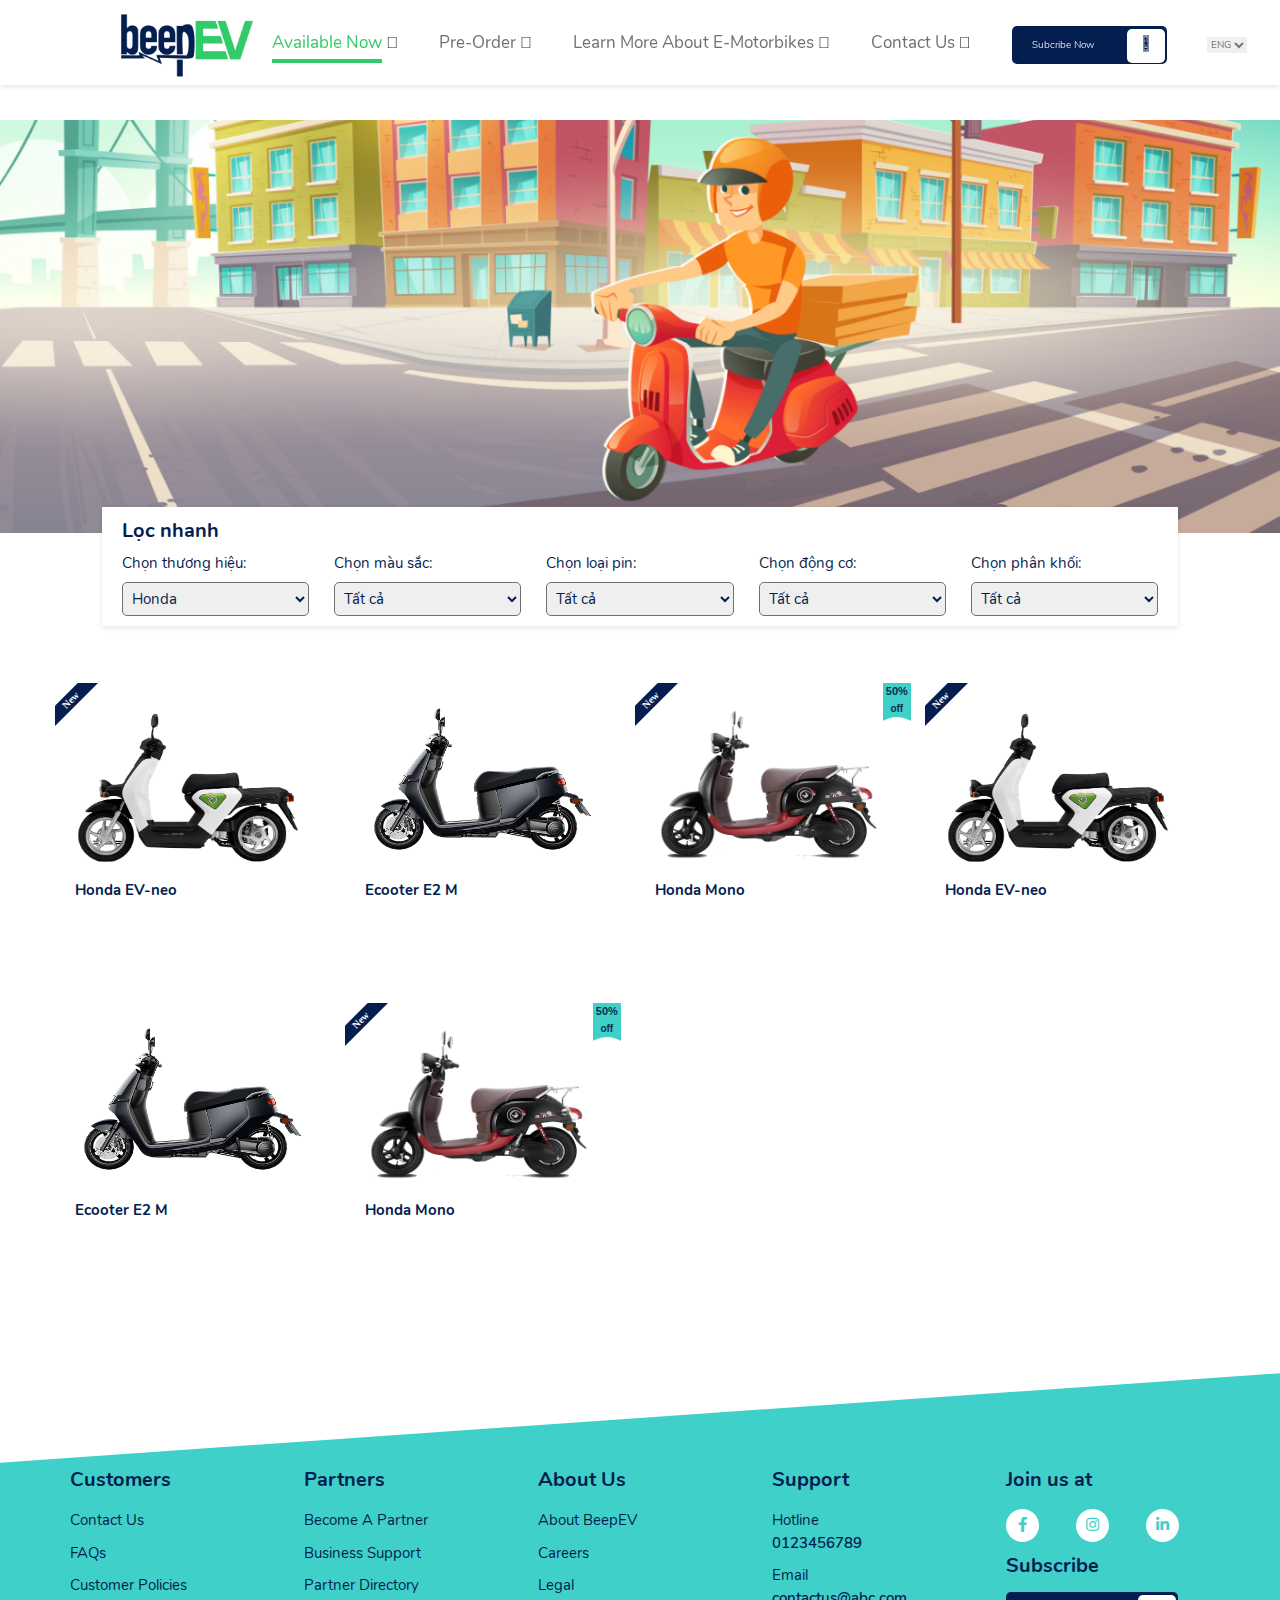
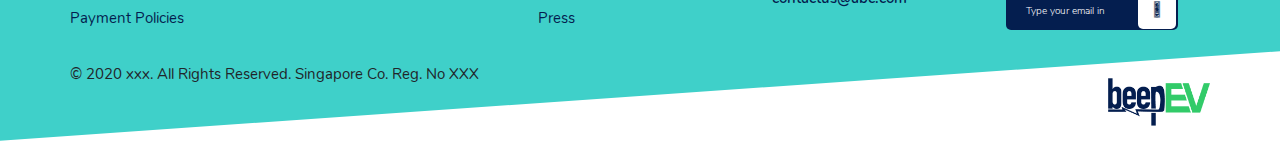
<file: Product_page_category_detail.html>
<!doctype html>
<html lang="en">
<head>
    <meta charset="UTF-8">
    <meta name="viewport"
          content="width=device-width, user-scalable=no, initial-scale=1.0, maximum-scale=1.0, minimum-scale=1.0">
    <meta http-equiv="X-UA-Compatible" content="ie=edge">
    <title>Product_page_category_detail</title>
    <link rel="stylesheet" href="vender/css/bootstrap.min.css">
    <link rel="stylesheet" href="https://pro.fontawesome.com/releases/v5.10.0/css/all.css" integrity="sha384-AYmEC3Yw5cVb3ZcuHtOA93w35dYTsvhLPVnYs9eStHfGJvOvKxVfELGroGkvsg+p" crossorigin="anonymous"/>
    <link rel="stylesheet" href="css/fontawesome.min.css">
    <link rel="stylesheet" href="css/brands.min.css">
    <link rel="stylesheet" href="css/solid.min.css">
    <link rel="stylesheet" href="style/fonts.css">
    <link rel="stylesheet" href="style/home_moto.css">
    <link rel="stylesheet" href="style/product.css">
    <link rel="stylesheet" href="style/header.css">
    <link rel="stylesheet" href="style/footer_moto.css">
    <link rel="stylesheet" href="style/slide.css">
    <link rel="stylesheet" href="style/modal.css">
    <link rel="stylesheet" href="style/productPageCategory.css">
    <link rel="stylesheet" href="style/responsive/res_motobike.css">
</head>
<body>
<div class="wrapper">
    <div class="fix">
        <section class="header fixed-top">
            <div class="header-menu show-desktop">
                <div class="container-fluid">
                    <h1 id="logo">
                        <a href="index.html">
                            <img src="images/logo.png" alt="">
                        </a>
                    </h1>
                    <div class="menu-list">
                        <ul class="main-menu">
                            <li>
                                <a href="index.html" class="main-link active" >Available Now</a>
                                <i class="fal fa-chevron-down"></i>
                                <ul class="sub_menu">
                                    <li><a href="Product_page_category_detail.html">Today's Offers</a></li>
                                    <li><a href="Order_choose_product.html">Get A Quote</a></li>
                                </ul>
                            </li>
                            <li>
                                <a href="product_page.html" class="main-link">Pre-Order</a>
                                <i class="fal fa-chevron-down"></i>
                                <ul class="sub_menu">
                                    <li><a href="Product_page_category_detail.html">New Releases</a></li>
                                    <li><a href="Product_page_category_detail.html">VinFast</a></li>
                                    <li><a href="Product_page_category_detail.html">Honda</a></li>
                                    <li><a href="Product_page_category_detail.html">Pega</a></li>
                                    <li><a href="Product_page_category_detail.html">See all</a></li>

                                </ul>
                            </li>
                            <li>
                                <a href="#" class="main-link">Learn More About E-Motorbikes</a> <i class="fal fa-chevron-down"></i>
                                <ul class="sub_menu">
                                    <li><a href="learn_more_about_EVs.html">EV Guide</a></li>
                                    <li><a href="blog_EV_guide.html">Usage Tips</a></li>
                                    <li><a href="blog_EV_guide.html">Charging basis</a></li>
                                    <li><a href="Product_page_category_detail.html">Accessories</a></li>
                                    <li><a href="blog_EV_guide.html">Blog</a></li>
                                </ul>
                            </li>
                            <li>
                                <a href="contact.html" class="main-link" >Contact Us</a> <i class="fal fa-chevron-down"></i>
                                <ul class="sub_menu">
                                    <li><a href="contact.html">Contact Form</a></li>
                                    <li><a href="FAQs.html">FAQs</a></li>
                                </ul>
                            </li>
                            <li>
                                <a href="#" class="sub" onclick="call_modal();">Subcribe Now <i class="far fa-arrow-right"></i></a>
                            </li>
                            <li>
                                <div class="language">
                                    <select class="language_select" id="Select1">
                                        <option value="en">ENG</option>
                                        <option value="vn">VN</option>
                                    </select>
                                </div>
                            </li>
                        </ul>
                    </div>
                </div>
            </div>
            <div class="header-menu show-mobile">
                <div class="wrap">
                    <div class="menu-mobile">
                        <!-- Button trigger modal -->
                        <button type="button" class="k-btn-menu" data-toggle="modal" data-target="#exampleModal">
                            <i class="fas fa-bars"></i>
                        </button>
                        <!-- Modal -->
                        <div class="modal fade" id="exampleModal" tabindex="-1" role="dialog" aria-labelledby="exampleModalLabel" aria-hidden="true">
                            <div class="modal-dialog" role="document">
                                <div class="modal-content">
                                    <div class="modal-header">
                                        <button type="button" class="close" data-dismiss="modal" aria-label="Close">
                                            <span aria-hidden="true">&times;</span>
                                        </button>
                                    </div>
                                    <div class="modal-body">
                                        <div id="accordion_menu" role="tablist" aria-multiselectable="true">
                                            <div class="panel panel-default">
                                                <div class="panel-heading" role="tab" id="heading_1">
                                                    <div class="panel-title">
                                                        <a data-toggle="collapse" data-parent="#accordion_menu" href="#collapse_1" aria-expanded="true" aria-controls="collapse_1">
                                                            Available Now
                                                            <i class="fal fa-chevron-down k-down"></i>
                                                            <i class="fal fa-chevron-up k-up"></i>
                                                        </a>

                                                    </div>
                                                </div>
                                                <div id="collapse_1" class="panel-collapse collapse in" role="tabpanel" aria-labelledby="heading_1">
                                                    <div class="down">
                                                        <a href="Product_page_category_detail.html">Today's Offers</a>
                                                        <a href="Order_choose_product.html">Get A Quote</a>
                                                    </div>
                                                </div>
                                            </div>
                                            <div class="panel panel-default">
                                                <div class="panel-heading" role="tab" id="heading_2">
                                                    <div class="panel-title">
                                                        <a data-toggle="collapse" data-parent="#accordion_menu" href="#collapse_2" aria-expanded="true" aria-controls="collapse_2">
                                                            Pre-Order
                                                            <i class="fal fa-chevron-down k-down"></i>
                                                            <i class="fal fa-chevron-up k-up"></i>
                                                        </a>

                                                    </div>
                                                </div>
                                                <div id="collapse_2" class="panel-collapse collapse in" role="tabpanel" aria-labelledby="heading_2">
                                                    <div class="down">
                                                        <a href="Product_page_category_detail.html">New Releases</a>
                                                        <a href="Product_page_category_detail.html">VinFast</a>
                                                        <a href="Product_page_category_detail.html">Honda</a>
                                                        <a href="Product_page_category_detail.html">Pega</a>
                                                        <a href="Product_page_category_detail.html">See all</a>
                                                    </div>
                                                </div>
                                            </div>
                                            <div class="panel panel-default">
                                                <div class="panel-heading" role="tab" id="heading_3">
                                                    <div class="panel-title">
                                                        <a data-toggle="collapse" data-parent="#accordion_menu" href="#collapse_3" aria-expanded="true" aria-controls="collapse_3">
                                                            Learn More About EVs
                                                            <i class="fal fa-chevron-down k-down"></i>
                                                            <i class="fal fa-chevron-up k-up"></i>
                                                        </a>

                                                    </div>
                                                </div>
                                                <div id="collapse_3" class="panel-collapse collapse in" role="tabpanel" aria-labelledby="heading_3">
                                                    <div class="down">
                                                        <a href="blog_EV_guide.html">EV Guide</a>
                                                        <a href="blog_EV_guide.html">Usage Tips</a>
                                                        <a href="blog_EV_guide.html">Charging basis</a>
                                                        <a href="Product_page_category_detail.html">Accessories</a>
                                                        <a href="blog_EV_guide.html">Blog</a>
                                                    </div>
                                                </div>
                                            </div>
                                            <div class="panel panel-default">
                                                <div class="panel-heading" role="tab" id="heading_4">
                                                    <div class="panel-title">
                                                        <a data-toggle="collapse" data-parent="#accordion_menu" href="#collapse_4" aria-expanded="true" aria-controls="collapse_4">
                                                            Contact. Us
                                                            <i class="fal fa-chevron-down k-down"></i>
                                                            <i class="fal fa-chevron-up k-up"></i>
                                                        </a>

                                                    </div>
                                                </div>
                                                <div id="collapse_4" class="panel-collapse collapse in" role="tabpanel" aria-labelledby="heading_4">
                                                    <div class="down">
                                                        <a href="contact.html">Contact Form</a>
                                                        <a href="FAQs.html">FAQs</a>
                                                    </div>
                                                </div>
                                            </div>
                                            <div class="subscribe">
                                                <p>Subscribe</p>
                                                <a href="#" class="sub close k-close" onclick="call_modal();" data-dismiss="modal">Type your email in <i class="far fa-arrow-right"></i></a>
                                            </div>
                                        </div>
                                    </div>
                                </div>
                            </div>
                        </div>
                    </div>
                    <div class="menu-logo">
                        <a href="index.html">
                            <img src="images/logo.png" alt="" class="logo-mobile">
                        </a>
                    </div>
                    <div class="menu-laguage">
                        <div class="language">
                            <select class="language_select" id="Select2">
                                <option value="en">ENG</option>
                                <option value="vn">VN</option>
                            </select>
                        </div>
                    </div>
                </div>
            </div>
        </section>
    </div>
    <section class="hero">
        <img src="images/asset-1.png" alt="" >
        <div class="soft">
            <h6 class="title-soft">Lọc nhanh</h6>
            <div class="soft-item">
                <form action="">
                    <div class="custom-select-option">
                        <label for="trademark">Chọn thương hiệu:</label>
                        <select name="trademark" id="trademark">
                            <option value="">Tất cả</option>
                            <option value="" selected>Honda</option>
                        </select>
                    </div>
                    <div class="custom-select-option">
                        <label for="color">Chọn màu sắc:</label>
                        <select name="color" id="color">
                            <option value="">Tất cả</option>
                            <option value="">Đỏ</option>
                            <option value="">Xanh</option>
                        </select>
                    </div>
                    <div class="custom-select-option">
                        <label for="pin">Chọn loại pin:</label>
                        <select name="pin" id="pin">
                            <option value="">Tất cả</option>
                            <option value="">Ắc quy</option>
                        </select>
                    </div>
                    <div class="custom-select-option">
                        <label for="engine">Chọn động cơ:</label>
                        <select name="engine" id="engine">
                            <option value="">Tất cả</option>
                            <option value="">Động cơ</option>
                        </select>
                    </div>
                    <div class="custom-select-option">
                        <label for="cubic">Chọn phân khối:</label>
                        <select name="cubic" id="cubic">
                            <option value="">Tất cả</option>
                            <option value="">50</option>
                            <option value="">100</option>
                        </select>
                    </div>
                </form>
            </div>
        </div>
    </section>

    <section class="content">
        <div class="discover">
            <div class="container">
                <div class="row">
                    <div class="discover_list">
                        <div class="discover_list_item">
                            <div class="bg-item">
                                <p class="title-des">Honda EV-neo</p>
                                <div class="description">
                                    <p>from <b><sup>$</sup>1,000</b></p>
                                    <p>range from xxx km</p>
                                    <a href="product_page.html">Learn More</a>
                                </div>
                            </div>
                            <div class="car-item">
                                <img src="images/motobike/6.png" alt="" class="img-fluid">
                                <p class="name">Honda EV-neo</p>
                            </div>
                            <div class="new">
                                <img src="images/new.svg" alt="">
                            </div>
                        </div>
                        <div class="discover_list_item">
                            <div class="bg-item">
                                <p class="title-des">Ecooter E2 M</p>
                                <div class="description">
                                    <p>from <b><sup>$</sup>1,000</b></p>
                                    <p>range from xxx km</p>
                                    <a href="product_page.html">Learn More</a>
                                </div>
                            </div>
                            <div class="car-item">
                                <img src="images/motobike/9.png" alt="" class="img-fluid">
                                <p class="name">Ecooter E2 M</p>
                            </div>
                        </div>
                        <div class="discover_list_item">
                            <div class="bg-item">
                                <p class="title-des">Honda Mono</p>
                                <div class="description">
                                    <p>from <b><sup>$</sup>1,000</b></p>
                                    <p>range from xxx km</p>
                                    <a href="product_page.html">Learn More</a>
                                </div>
                            </div>
                            <div class="car-item">
                                <img src="images/motobike/7.png" alt="" class="img-fluid">
                                <p class="name">Honda Mono</p>
                            </div>
                            <div class="new">
                                <img src="images/new.svg" alt="">
                            </div>
                            <div class="sale">
                                <p class="t-sale">50% <span>off</span></p>
                                <img src="images/sale931.svg" alt="">
                            </div>
                        </div>
                        <div class="discover_list_item">
                            <div class="bg-item">
                                <p class="title-des">Honda EV-neo</p>
                                <div class="description">
                                    <p>from <b><sup>$</sup>1,000</b></p>
                                    <p>range from xxx km</p>
                                    <a href="product_page.html">Learn More</a>
                                </div>
                            </div>
                            <div class="car-item">
                                <img src="images/motobike/6.png" alt="" class="img-fluid">
                                <p class="name">Honda EV-neo</p>
                            </div>
                            <div class="new">
                                <img src="images/new.svg" alt="">
                            </div>
                        </div>
                        <div class="discover_list_item">
                            <div class="bg-item">
                                <p class="title-des">Ecooter E2 M</p>
                                <div class="description">
                                    <p>from <b><sup>$</sup>1,000</b></p>
                                    <p>range from xxx km</p>
                                    <a href="product_page.html">Learn More</a>
                                </div>
                            </div>
                            <div class="car-item">
                                <img src="images/motobike/9.png" alt="" class="img-fluid">
                                <p class="name">Ecooter E2 M</p>
                            </div>
                        </div>
                        <div class="discover_list_item">
                            <div class="bg-item">
                                <p class="title-des">Honda Mono</p>
                                <div class="description">
                                    <p>from <b><sup>$</sup>1,000</b></p>
                                    <p>range from xxx km</p>
                                    <a href="product_page.html">Learn More</a>
                                </div>
                            </div>
                            <div class="car-item">
                                <img src="images/motobike/7.png" alt="" class="img-fluid">
                                <p class="name">Honda Mono</p>
                            </div>
                            <div class="new">
                                <img src="images/new.svg" alt="">
                            </div>
                            <div class="sale">
                                <p class="t-sale">50% <span>off</span></p>
                                <img src="images/sale931.svg" alt="">
                            </div>
                        </div>

                    </div>
                </div>
            </div>
        </div>
    </section>
    <section class="footer">
        <div class="content">
            <div class="footer_top show-desktop">
                <div class="container">
                    <div class="row">
                        <div class="col">
                            <p>Customers</p>
                            <div class="footer_info">
                                <a href="contact.html">Contact Us</a>
                                <a href="FAQs.html">FAQs</a>
                                <a href="customer_policies.html">Customer Policies</a>
                                <a href="customer_policies.html">Payment Policies</a>
                            </div>
                        </div>
                        <div class="col">
                            <p>Partners</p>
                            <div class="footer_info">
                                <a href="customer_policies.html">Become A Partner</a>
                                <a href="customer_policies.html">Business Support</a>
                                <a href="customer_policies.html">Partner Directory</a>
                            </div>
                        </div>
                        <div class="col">
                            <p>About Us</p>
                            <div class="footer_info">
                                <a href="about_us.html">About BeepEV</a>
                                <a href="customer_policies.html">Careers</a>
                                <a href="customer_policies.html">Legal</a>
                                <a href="customer_policies.html">Press</a>
                            </div>
                        </div>
                        <div class="col">
                            <p>Support</p>
                            <div class="footer_info">
                                <span>Hotline <br><b class="font-other">0123456789</b></span>
                                <span>Email <br> <b class="font-other">contactus@abc.com</b></span>
                            </div>
                        </div>
                        <div class="col">
                            <p>Join us at</p>
                            <div class="footer_info link">
                                <a href="https://www.facebook.com/beepev.vn"><i class="fab fa-facebook-f"></i></a>
                                <a href="#"><i class="fab fa-instagram"></i></a>
                                <a href="#"><i class="fab fa-linkedin-in"></i></a>
                            </div>
                            <p>Subscribe</p>
                            <a href="#" class="sub" onclick="call_modal();">Type your email in <i class="far fa-arrow-right"></i></a>
                        </div>
                    </div>
                </div>
            </div>
            <div class="footer_top show-mobile">
                <div id="accordion" role="tablist" aria-multiselectable="true">
                    <div class="panel panel-default">
                        <div class="panel-heading" role="tab" id="headingOne">
                            <div class="panel-title">
                                <a data-toggle="collapse" data-parent="#accordion" href="#collapseOne" aria-expanded="true" aria-controls="collapseOne">
                                    Customers
                                </a>
                                <i class="fal fa-chevron-down"></i>
                            </div>
                        </div>
                        <div id="collapseOne" class="panel-collapse collapse in" role="tabpanel" aria-labelledby="headingOne">
                            <div class="down">
                                <a href="contact.html">Contact Us</a>
                                <a href="FAQs.html">FAQs</a>
                                <a href="customer_policies.html">Customer Policies</a>
                                <a href="customer_policies.html">Payment Policies</a>
                            </div>
                        </div>
                    </div>
                    <div class="panel panel-default">
                        <div class="panel-heading" role="tab" id="headingTwo">
                            <div class="panel-title">
                                <a class="collapsed" data-toggle="collapse" data-parent="#accordion" href="#collapseTwo" aria-expanded="false" aria-controls="collapseOne">
                                    Partners
                                </a>
                                <i class="fal fa-chevron-down"></i>
                            </div>
                        </div>
                        <div id="collapseTwo" class="panel-collapse collapse" role="tabpanel" aria-labelledby="headingOne">
                            <div class="down">
                                <a href="customer_policies.html">Become A Partner</a>
                                <a href="customer_policies.html">Business Support</a>
                                <a href="customer_policies.html">Partner Directory</a>
                            </div>
                        </div>
                    </div>
                    <div class="panel panel-default">
                        <div class="panel-heading" role="tab" id="headingThree">
                            <div class="panel-title">
                                <a class="collapsed" data-toggle="collapse" data-parent="#accordion" href="#collapseThree" aria-expanded="false" aria-controls="collapseOne">
                                    About Us
                                </a>
                                <i class="fal fa-chevron-down"></i>
                            </div>
                        </div>
                        <div id="collapseThree" class="panel-collapse collapse" role="tabpanel" aria-labelledby="headingOne">
                            <div class="down">
                                <a href="about_us.html">About BeepEV</a>
                                <a href="customer_policies.html">Careers</a>
                                <a href="customer_policies.html">Legal</a>
                                <a href="customer_policies.html">Press</a>
                            </div>
                        </div>
                    </div>
                    <div class="panel panel-default">
                        <div class="panel-heading" role="tab" id="headingFour">
                            <div class="panel-title">
                                <a class="collapsed" data-toggle="collapse" data-parent="#accordion" href="#collapseFour" aria-expanded="false" aria-controls="collapseOne">
                                    Support
                                </a>
                                <i class="fal fa-chevron-down"></i>
                            </div>
                        </div>
                        <div id="collapseFour" class="panel-collapse collapse" role="tabpanel" aria-labelledby="headingOne">
                            <div class="down">
                                <div class="footer_info">
                                    <span>Hotline <br><b class="font-other">0123456789</b></span>
                                    <span>Email <br> <b class="font-other">contactus@abc.com</b></span>
                                </div>
                            </div>
                        </div>
                    </div>
                    <div class="line"></div>
                    <div class="join">
                        <p>Join us at</p>
                        <div class="join-icon">
                            <a href="https://www.facebook.com/beepev.vn"><i class="fab fa-facebook-f"></i></a>
                            <a href="#"><i class="fab fa-instagram"></i></a>
                            <a href="#"><i class="fab fa-linkedin-in"></i></a>
                        </div>
                    </div>
                    <div class="subscribe">
                        <p>Subscribe</p>
                        <a href="#" class="sub" onclick="call_modal();">Type your email in <i class="far fa-arrow-right"></i></a>
                    </div>
                </div>
            </div>
            <div class="footer_bottom">
                <div class="container">
                    <div class="footer_bottom_list">
                        <div class="footer_bottom_list_item">
                            <h1 id="logo-f">
                                <a href="#"><img src="images/logo.png" alt="" class="logo-footer"></a>
                            </h1>
                            <p>© 2020 xxx. All Rights Reserved. Singapore Co. Reg. No XXX</p>
                        </div>
                    </div>
                </div>
            </div>
        </div>
    </section>
</div>
<span class="backtotop">
            <a href=""><i class="fa fa-angle-up" style="font-size: 20px"></i></a>
    </span>
<div class="contact-modal">
    <div class="box">
        <input name="modal" type="checkbox" id="modal" class="hidden">
        <label for="modal" class="label-show-modal" onclick="call_modal();"></label>
        <div class="modal-show">
            <div class="modal-show-inner">
                <!--               <label for="modal" >&#10006;</label>-->
                <a type="button" class="close" data-dismiss="modal" onclick="hide_modal();">&times;</a>
                <h2 class="title-modal">JOIN OUR NEWSLETTER</h2>
                <p class="des-title">Subscribe our newsletter to receive the latest news and exclusive offers every week. No spam.</p>
                <div class="response"></div>
                <div class="content">
                    <form id="contactForm" method="POST">
                        <div class="k-form-control">
                            <input type="email" name="email" id="email" placeholder="Enter your email">
                            <br>
                        </div>
                        <div class="k-form-control">
                            <a onclick="call_modal();" class="k-btn" style="cursor: pointer">SUBSCRIBE</a>
                            <a href="#" onclick="hide_modal();" class="cancel">NO THANKS</a>
                        </div>
                    </form>
                </div>
            </div>
        </div>
    </div>
</div>
<script type="text/javascript" src="vender/js/jquery.min.js"></script>
<!--<script type="text/javascript" src="vender/js/jquery-3.5.1.slim.min.js"></script>-->
<script type="text/javascript" src="vender/js/popper.min.js"></script>
<script type="text/javascript" src="vender/js/bootstrap.min.js"></script>
<script type="text/javascript" src="js/fontawesome.min.js"></script>
<script type="text/javascript" src="vender/js/jquery.js"></script>
<script type="text/javascript" src="js/backtotop.js"></script>
<script type="text/javascript" src="js/menu.js"></script>
<script type="text/javascript" src="js/modal-show.js"></script>
</body>
</html>
</file>
<file: style/fonts.css>
/*Montserrat*/
@font-face {
    font-family: Montserrat-Black;
    src: url(fonts/Montserrat/Montserrat-Black.ttf);
}
@font-face {
    font-family: Montserrat-BlackItalic;
    src: url(fonts/Montserrat/Montserrat-BlackItalic.ttf);
}
@font-face {
    font-family: Montserrat-Bold;
    src: url(fonts/Montserrat/Montserrat-Bold.ttf);
}
@font-face {
    font-family: Montserrat-BoldItalic;
    src: url(fonts/Montserrat/Montserrat-BoldItalic.ttf);
}
@font-face {
    font-family: Montserrat-ExtraBold;
    src: url(fonts/Montserrat/Montserrat-ExtraBold.ttf);
}
@font-face {
    font-family: Montserrat-ExtraBoldItalic;
    src: url(fonts/Montserrat/Montserrat-ExtraBoldItalic.ttf);
}
@font-face {
    font-family: Montserrat-ExtraLight;
    src: url(fonts/Montserrat/Montserrat-ExtraLight.ttf);
}
@font-face {
    font-family: Montserrat-ExtraLightItalic;
    src: url(fonts/Montserrat/Montserrat-ExtraLightItalic.ttf);
}
@font-face {
    font-family: Montserrat-Light;
    src: url(fonts/Montserrat/Montserrat-Light.ttf);
}
@font-face {
    font-family: Montserrat-LightItalic;
    src: url(fonts/Montserrat/Montserrat-LightItalic.ttf);
}@font-face {
    font-family: Montserrat-Medium;
    src: url(fonts/Montserrat/Montserrat-Medium.ttf);
}
@font-face {
    font-family: Montserrat-MediumItalic;
    src: url(fonts/Montserrat/Montserrat-MediumItalic.ttf);
}
@font-face {
    font-family: Montserrat-Regular;
    src: url(fonts/Montserrat/Montserrat-Regular.ttf);
}
@font-face {
    font-family: Montserrat-RegularItalic;
    src: url(fonts/Montserrat/Montserrat-RegularItalic.ttf);
}
@font-face {
    font-family: Montserrat-SemiBold;
    src: url(fonts/Montserrat/Montserrat-SemiBold.ttf);
}
@font-face {
    font-family: Montserrat-SemiBoldItalic;
    src: url(fonts/Montserrat/Montserrat-SemiBoldItalic.ttf);
}
@font-face {
    font-family: Montserrat-Thin;
    src: url(fonts/Montserrat/Montserrat-Thin.ttf);
}
@font-face {
    font-family: Montserrat-ThinItalic;
    src: url(fonts/Montserrat/Montserrat-ThinItalic.ttf);
}
/*Nunito*/
@font-face {
    font-family: Nunito-Black;
    src: url(fonts/Nunito/Nunito-Black.ttf);
}
@font-face {
    font-family: Nunito-BlackItalic;
    src: url(fonts/Nunito/Nunito-BlackItalic.ttf);
}
@font-face {
    font-family: Nunito-Bold;
    src: url(fonts/Nunito/Nunito-Bold.ttf);
}
@font-face {
    font-family: Nunito-BoldItalic;
    src: url(fonts/Nunito/Nunito-BoldItalic.ttf);
}
@font-face {
    font-family: Nunito-ExtraBold;
    src: url(fonts/Nunito/Nunito-ExtraBold.ttf);
}
@font-face {
    font-family: Nunito-ExtraBoldItalic;
    src: url(fonts/Nunito/Nunito-ExtraBoldItalic.ttf);
}
@font-face {
    font-family: Nunito-ExtraLight;
    src: url(fonts/Nunito/Nunito-ExtraLight.ttf);
}
@font-face {
    font-family: Nunito-ExtraLightItalic;
    src: url(fonts/Nunito/Nunito-ExtraLightItalic.ttf);
}
@font-face {
    font-family: Nunito-Italic;
    src: url(fonts/Nunito/Nunito-Italic.ttf);
}
@font-face {
    font-family: Nunito-Light;
    src: url(fonts/Nunito/Nunito-Light.ttf);
}
@font-face {
    font-family: Nunito-LightItalic;
    src: url(fonts/Nunito/Nunito-LightItalic.ttf);
}
@font-face {
    font-family: Nunito-Regular;
    src: url(fonts/Nunito/Nunito-Regular.ttf);
}
@font-face {
    font-family: Nunito-SemiBold;
    src: url(fonts/Nunito/Nunito-SemiBold.ttf);
}
@font-face {
    font-family: Nunito-SemiBoldItalic;
    src: url(fonts/Nunito/Nunito-SemiBoldItalic.ttf);
}
</file>
<file: style/home_moto.css>
/*css content*/
/*discover*/
.discover{
    padding-top: 65px;
    padding-bottom: 10px;
}
.discover .container{
    border-bottom: 1px dashed gray;
    padding-bottom: 10%!important;
}
.discover_list_item.other {
    margin-bottom: 5%;
    margin-top: 3%;
}
h2.title_abroad{
    font-size: 34px;
    font-family: Montserrat-Black, sans-serif;
    color: #041E4F;
    text-align: center;
    line-height: 45px;
    padding-bottom: 30px;
    text-align: center;
}
.discover_list{
    display: flex;
    width: 100%;
    flex-wrap: wrap;
}
.discover_list_item{
    width: calc((100% - 10px) / 4);
    position: relative;
}
.bg-item {
    background: url("../images/bg-motobike.png") no-repeat center;
    background-size: cover;
    height: 320px;
    width: 100%;
    margin: 0 auto;
    display: flex;
    justify-content: space-between;
    flex-direction: column;
    padding: 10px 15px;
    opacity: 0;
    transition: 0.4s;
}
.discover_list_item:hover .bg-item {
    opacity: 1;
}
.discover_list_item:hover p.name{
    opacity: 0;
}
.car-item {
    position: absolute;
    top: 17%;
    left: 7%;
    width: 100%;
}
.car-item img {
    width: 225.92px;
    height: 158px;
}
.car-item p.name{
    font-size: 15px;
    line-height: 20px;
    font-family: Nunito-Bold, sans-serif;
    color: #041E4F;
    margin-top: 5%;
}
.bg-item p.title-des{
    font-size: 14px;
    line-height: 18px;
    color: #fff;
    font-family: Nunito-Bold, sans-serif;
    padding: 15px 0 0 55px;
    width: 60%;
}
.description p{
    font-size: 13px;
    line-height: 18px;
    color: #fff;
    font-family: Nunito-SemiBold, sans-serif;
    margin-bottom: 0;
    padding: 0 35px;
}
.description p b{
    font-size: 18px;
    line-height: 24px;
    color: #041E4F;
    font-family: Nunito-Black, sans-serif;
}
.description a{
    background-color: #041E4F;
    color: white;
    padding: 2px 4px;
    border-radius: 5px;
    display: inline-block;
    margin: 15px 0;
    font-size: 13px;
    font-family: Nunito-SemiBold,sans-serif;
    transition: 0.4s;
    margin-left: 70%;
}
.description a:hover{
    opacity: 0.8;
}
.discover_list_item.other i{
    display: block;
    padding: 20px;
    text-align: center;
    font-size: 27px;
    font-weight: bold;
    color: #041E4F;
}
.discover_list_item.other a{
    display: block;
    text-align: center;
    font-size: 20px;
    line-height: 25px;
    font-family: Nunito-Black, sans-serif;
    color: #fff;
    text-decoration: underline;
    transition: 0.4s;
}
.discover_list_item.other a:hover{
    color: #041E4F;
}
.discover_list_item.other .car-item{
    background-color: #32CB69;
    height: 150px;
    border-radius: 5px;
    width: 88%;
}
/*chargin*/
.chargin .container{
    display: flex;
    justify-content: space-between;
    padding-bottom: 65px;
}
.chargin .container .chargin_item{
    width: 50%
}
.chargin .chargin_item img{
    width: 100%;
}
.chargin .chargin_item h2.title_abroad{
    text-align: left;
    padding-bottom: 60px;
}
.chargin .chargin_item p{
    font-size: 20px;
    line-height: 27px;
    font-family: Nunito-SemiBold, sans-serif;
    max-width: 362px;
    padding-bottom: 80px;
}
.chargin .chargin_item a{
    border-radius: 5px;
    font-size: 18px;
    color: #fff;
    font-family: Nunito-SemiBold, sans-serif;
    background-color: #32CB69;
    padding: 10px 15px;
    transition: 0.4s;
}
.chargin .chargin_item a:last-child{
    background-color: #041E4F;
    margin-left: 15px;
}
.chargin .chargin_item a:hover{
    opacity: 0.8;
}
/*css benefits*/
.benefits{
    background-color: #fff;
    padding: 80px 0;
    position: relative;
    width: 100%;
    overflow:hidden;
    z-index: 1;
}
.benefits:after{
    width: 100%;
    content: "";
    display: block;
    height: 100%;
    position: absolute;
    bottom: 10%;
    -webkit-transform: skewY(-4deg);
    -moz-transform: skewY(-4deg);
    -ms-transform: skewY(-4deg);
    -o-transform: skewY(-4deg);
    transform: skewY(-4deg);
    background-color: #3FD0C9;
    opacity: 15%;
    z-index: 2;
}
.benefits .container{
    position: relative;
    z-index: 3;
}
.benefits_list{
    display: flex;
    justify-content: space-between;
    margin-bottom: 5%;
}
.benefits_list_item{
    width: calc((100% - 50px) / 3);
}
.benefits .benefits_list .benefits_list_item img{
    width: auto;
    display: inline-block;
}
.benefits .benefits_list .benefits_list_item h4{
    padding-top: 30px;
    padding-bottom: 32px;
    font-size: 25px;
    line-height: 34px;
    color: #041E4F;
    font-family: Nunito-Bold, sans-serif;
}
.benefits .benefits_list .benefits_list_item p{
    font-size: 18px;
    line-height: 27px;
    color: #041E4F;
    font-family: Nunito-Regular, sans-serif;
    text-align: left;
    margin-bottom: 20px;
}
.benefits .benefits_list .benefits_list_item a{
    text-align: left;
    display: inline-block;
    font-size: 15px;
    text-decoration: underline;
    color: #041E4F;
    font-family: Nunito-BoldItalic, sans-serif;
    transition: 0.4s;
}
.benefits .benefits_list .benefits_list_item a:hover{
    color: #3FD0C9;
}
.benefits .benefits_list .benefits_list_item i{
    font-size: 18px;
    color: #3FD0C9;
    margin-left: 5px;
}
.benefits .benefits_list .benefits_list_item{
    display: flex;
    flex-direction: column;
    justify-content: space-between;
    background: #fff;
    padding: 15px;
    box-shadow: 0 2px 5px rgba(0,0,0,.1);
}
/* Css OurPartners*/
.OurPartners{
    padding: 0 0 65px 0;
    /*background-color: blue;*/
    text-align: center;
    position: relative;
    width: 100%;
    overflow: hidden;
    z-index: 1;
}
.OurPartners:after{
    width: 100%;
    content: "";
    display: block;
    height: 100%;
    position: absolute;
    /* bottom: 10%; */
    -webkit-transform: skewY(-4deg);
    -moz-transform: skewY(-4deg);
    -ms-transform: skewY(-4deg);
    -o-transform: skewY(-4deg);
    transform: skewY(-4deg);
    background-color: #3fd0c9;
    z-index: 2;
}
.OurPartners .container{
    position: relative;
    z-index: 3;
    padding-bottom: 3%;
}
.OurPartners .col.img-hover{
    position: relative;
    height: fit-content;
}
/*.over_goc_img{*/
/*    width: 100%;*/
/*}*/
.over_lay_img{
    width: 100%;
    height: auto;
    filter: grayscale(100%);
    -webkit-filter: grayscale(100%);
    -moz-filter: grayscale(100%);
    -ms-filter: grayscale(100%);
    -o-filter: grayscale(100%);
    transition: 0.4s;
}
.over_lay_img:hover{
    width: 100%;
    filter: grayscale(0%);
    -webkit-filter: grayscale(0%);
    -moz-filter: grayscale(0%);
    -ms-filter: grayscale(0%);
    -o-filter: grayscale(0%);
}
/*.img-hover:hover .over_goc_img{*/
/*    display: none;*/
/*}*/
/*.img-hover:hover .over_lay_img{*/
/*    display: block;*/
/*}*/
.OurPartners h2.title_abroad{
    margin-bottom: 0;
}
.over_goc_img{
    width: 100%;
}
.carousel-control-next, .carousel-control-prev {
    width: 8%;
}
a.carousel-control-next {
    margin-right: 25px;
}
</file>
<file: style/modal.css>
.box{
    position: absolute;
    z-index: 123123;
}
.box input.hidden{
    visibility: hidden;
    margin-left: -14px;
}
.modal-show {
    background: rgba(0,0,0,0.7);
    top: 0;
    left: 0;
    right: 0;
    bottom: 0;
    position: fixed;
    text-align: center;
    opacity: 0;
    transform: scale(0);
    visibility: hidden;
    transition: all 0.75s cubic-bezier(0.19, 1, 0.22, 1);
}
.modal-show-inner {
    position: relative;
    margin: 150px auto 20px;
    max-width: 600px;
    width: 80%;
    color: #fff;
    background: #f6f9f7;
    padding: 50px 30px;
}
.modal-show-inner label{
    position: absolute;
    width: 25px;
    height: 25px;
    background: #fff;
    color: #000;
    text-align: center;
    border-radius: 450%;
    line-height: 25px;
    top: -12.5px;
    right: -12.5px;
    cursor: pointer;
}
input:checked ~ .modal-show {
    opacity: 1;
    transform: scale(1);
    visibility: visible;
    transition: all 0.75s cubic-bezier(0.19, 1, 0.22, 1);
}
.box .content{
    padding-bottom: 30px;
}
.box h2.title-modal {
    color: #000;
    font-weight: 700;
    font-size: 30px;
    margin-bottom: 20px;
}
.box p.des-title {
    color: gray;
    text-align: center;
    font-size: 15px;
    padding: 0 25px;
    line-height: 1.3;
    margin-bottom: 20px;
}
.box .content .k-form-control{
    margin-bottom: 10px;
}
.box .content input{
    width: 80%;
    padding: 10px 15px;
    border: 1px solid #c7c6c6;
    border-radius: 3px;
    font-family: 'Roboto', sans-serif;
    outline: none;
    background: #e8e5e5;
    text-align: center;
    margin-bottom: 10px;
}
.box .content a.k-btn{
    display: block;
    width: 80%;
    background-color: #1f1f1f;
    text-align: center;
    cursor: grab;
    border: none;
    padding: 10px 0;
    outline: none;
    color:#fff;
    font-weight: bold;
    margin: 0 auto;
    text-transform: uppercase;
    transition: 0.4s;
}
.box .content a.k-btn:hover{
    background-color: #000000;
}
.box a.cancel{
    text-decoration: none;
    color: #000;
    font-weight: 700;
    margin-top: 6%;
    display: inline-block;
    transition: 0.4s;
    border-bottom: 2px solid #000000;
}
.box a.cancel:hover{
    opacity: 0.8;
}
.modal-show-inner .close{
    outline: none!important;
    box-shadow: none!important;
    color: #77777A;
    padding: 0 7px;
    opacity: 1;
    position: absolute;
    top: 10px;
    right: 10px;
}
.modal-show-inner .close:hover{
    color: black!important;
}
.close.k-close{
    color: #77777A!important;
    opacity: 1!important;
    font-weight: normal;
}
@media screen and (max-width: 480px){
    .modal-show-inner {
        padding: 30px 15px 0 15px;
    }
    .box h2.title-modal {
        font-size: 19px;
        margin-bottom: 15px;
    }
    .box p.des-title {
        font-size: 12px;
        padding: 0 7px;
    }
    .box .content input {
        width: 100%;
        margin-bottom: 0;
        padding: 8px 15px;
    }
    .box .content button.k-btn {
        width: 100%;
    }
    .box .content button.k-btn {
        font-size: 13px;
    }
    .box .content input {
        font-size: 14px;
    }
    .box a.cancel {
        font-size: 13px;
    }
    .box .content{
        padding-right: 0;
        padding-left: 0;
    }
}
</file>
<file: style/header.css>
*{
    padding: 0;
    margin: 0;
    box-sizing: border-box;
}
a:link, a:active{
    text-decoration: none;
}
li{
    list-style-type: none;
}
[class^="icon-"], [class*=" icon-"] {
    display: inline-block;
    width: 100%;
}
.container {
    padding-right: 0px;
    padding-left: 0px;

}
.fix{
    position: relative;
    height: 85px;
}
.header{
    height: 85px;
    background-color: #fff;
    box-shadow: 0 2px 5px rgba(0,0,0,.1);
}
.header .container-fluid{
    display: flex;
    justify-content: space-between;

}
.header .container-fluid h1#logo{
    line-height: 85px;
}
.header #logo img{
    width: 132px;
    height: 63px;
    margin-left: 80%;
}
.header .menu-list ul.main-menu li{
    display: inline-block;
    padding: 0 18px;
    position: relative;
    transition: 0.4s;
}
.header .menu-list ul.main-menu li a{
    line-height: 85px;
    color: #707070;
    font-size: 17px;
    font-family: Nunito-Regular, sans-serif;
    padding-bottom: 5px;
    transition: 0.4s;
}
.header .menu-list ul.main-menu li a.main-link{
    border-bottom: 4px solid transparent;

}
.header .menu-list ul.main-menu li:hover a.main-link{
    color: #32CB69;
    border-color: #32CB69;
}
.header .menu-list ul.main-menu li a.main-link.active{
    color: #32CB69;
    border-color: #32CB69;
}
.header .menu-list ul.main-menu li a.sub {
    font-size: 10px;
    font-family: Nunito-Light, sans-serif;
    background-color: #041E4F;
    color: #fff;
    padding: 12px 2px 12px 20px;
    border-radius: 5px;
}
.header .menu-list ul.main-menu li a.sub i {
    background-color: white;
    color: #041E4F;
    padding: 4px 15px 12px 15px;
    margin-left: 30px;
    border-radius: 5px;
    font-size: 18px;
    font-weight: bold;
}
.header .menu-list ul.main-menu li .sub_menu{
    padding-bottom: 5px;
    padding-top: 5px;
    position: absolute;
    top: 88%;
    width: 213px;
    box-shadow: 0 2px 5px rgba(0,0,0,.1);
    display: none;
    background: #fff;
    z-index: 1;
}
.header .menu-list ul.main-menu li .sub_menu:before{
    content: ' ';
    width: 7px;
    height: 7px;
    background-color: white;
    position: absolute;
    top: -4px;
    left: 50%;
    transform: rotate(45deg);
    border-left: 1px solid #eeeeee;
    border-top: 1px solid #eeeeee;
}
.header .menu-list ul.main-menu li:hover .sub_menu{
    display: block;
}
.header .menu-list ul.main-menu li .sub_menu li{
    display: block;
    padding: 0;
}
.header .menu-list ul.main-menu li .sub_menu li a{
    font-family: Nunito-Regular, sans-serif;
    font-size: 14px;
    line-height: 0;
    display: block;
    padding: 20px 20px;
    transition: 0.4s;
}
.header .menu-list ul.main-menu li .sub_menu li a:hover{
    background-color:#CBCBCC;
    color: #041E4F;
}
.header .menu-list ul.main-menu li .language .language_select{
    border:none;
    outline: none;
    color: #77777A;
    font-size: 10px;
    text-transform: uppercase;
    font-family: Nunito-Regular, sans-serif;
}
</file>
<file: style/footer_moto.css>
/*css footer*/
.footer{
    background-color: #fff;
    text-align: left;
    position: relative;
    width: 100%;
    overflow: visible;
    z-index: 1;
}
.footer:after{
    width: 100%;
    content: "";
    display: block;
    height: 100%;
    position: absolute;
    bottom: 10%;
    -webkit-transform: skewY(-3deg);
    -moz-transform: skewY(-3deg);
    -ms-transform: skewY(-3deg);
    -o-transform: skewY(-3deg);
    transform: skewY(-3deg);
    background-color: #3FD0C9;
    z-index: 2;
}
.footer .content{
    position: relative;
    z-index: 3;
}
.footer .footer_top{
    background-color: #3fd0c9;
    padding-top: 0;
    padding-bottom: 0;
}
.footer .footer_top p{
    font-size: 20px;
    line-height: 27px;
    font-family: Nunito-Bold,sans-serif;
    color: #041E4F;
}
.footer .footer_top .footer_info a,
.footer .footer_top .footer_info span{
    display: block;
    font-size: 15px;
    color: #041E4F;
    font-family: Nunito-Regular, sans-serif;
    margin-bottom: 10px;
}
.footer .footer_top .footer_info b.font-other{
    font-family: Nunito-SemiBold, sans-serif;
}
.footer .footer_top .footer_info.link a{
    display: inline-block;
}
.footer .footer_top .footer_info.link a:first-child{
    padding: 5px 12px;
    margin-left: 0;
}
.footer .footer_top .footer_info.link a{
    color: #3FD0C9;
    background-color: #fff;
    padding: 5px 10px;
    border-radius: 300px;
    margin-bottom: 10px;
    transition: 0.4s;
    margin-left: 16%;
}
.footer .footer_top .footer_info.link a:nth-child(1):hover{
    background-color: #005cbf;
    color: white;
}
.footer .footer_top .footer_info.link a:nth-child(2):hover{
    background: #f09433;
    background: -moz-linear-gradient(45deg, #f09433 0%, #e6683c 25%, #dc2743 50%, #cc2366 75%, #bc1888 100%);
    background: -webkit-linear-gradient(45deg, #f09433 0%,#e6683c 25%,#dc2743 50%,#cc2366 75%,#bc1888 100%);
    background: linear-gradient(45deg, #f09433 0%,#e6683c 25%,#dc2743 50%,#cc2366 75%,#bc1888 100%);
    filter: progid:DXImageTransform.Microsoft.gradient( startColorstr='#f09433', endColorstr='#bc1888',GradientType=1 );
    color: white;
}
.footer .footer_top .footer_info.link a:nth-child(3):hover{
    background-color: #0274b3;
    color: white;
}
.footer_top a.sub {
    font-size: 10px;
    font-family: Nunito-Light, sans-serif;
    background-color: #041E4F;
    color: #fff;
    padding: 12px 2px 12px 20px;
    border-radius: 5px;
}
.footer_top a.sub i {
    background-color: white;
    color: #041E4F;
    padding: 4px 15px 12px 15px;
    margin-left: 30px;
    border-radius: 5px;
    font-size: 18px;
    font-weight: bold;
}
.footer .footer_bottom{
    height: 70px;
}
.footer .footer_bottom p{
    line-height: 70px;
    font-size: 15px;
    font-family: Nunito-Regular, sans-serif;
    margin-bottom: 0;
}
.footer .footer_bottom h1#logo-f{
    line-height: 70px;
    text-align: right;
    margin-bottom: 0;
}
.footer .footer_bottom img.logo-footer{
    width: 102px;
    height: 48px;
    margin-top: 38%;
}
.footer_bottom_list_item{
    display: flex;
    justify-content: space-between;
}
.footer_bottom_list_item h1#logo-f{
    order: 1;
}
/*css backtotop*/
.backtotop.show-backtotop1 {
    opacity: 1;
    bottom: 8px;
    visibility: visible;
}
.backtotop.show-backtotop2 {
    opacity: 1;
}
.backtotop.show-backtotop3 {
    opacity: 1;
}
.backtotop.show-backtotop4 {
    opacity: 1;
}
.backtotop.show-backtotop {
    opacity: 1;
}
.backtotop {
    width: 40px;
    height: 43px;
    border-radius: 5px 5px 0 0;
    color: white;
    background: #041E4F;
    text-align: center;
    font-size: 16px;
    line-height: 42px;
    position: fixed;
    right: 10px;
    z-index: 2;
    opacity: 0;
    visibility: hidden;
    transition: all 0.3s;
    cursor: pointer;
}
.backtotop a i.fa{
    text-decoration: none;
    color: #fff;
}
.backtotop:hover {
    opacity: 0.8;
}
</file>
<file: style/slide.css>
/*css hero*/
.hero{
    position: relative;
}
.hero .hero-carousel-caption{
    position: absolute;
    top: 23%;
    left: 10%;
}
.hero .hero-carousel-caption h3{
    font-size: 34px;
    line-height: 45px;
    font-family: Montserrat-Bold, sans-serif;
    color: #ffff;
    margin-bottom: 47px;
    width: 623px;
}
.hero .hero-carousel-caption p{
    max-width: 646px;
    font-size: 20px;
    line-height: 27px;
    font-family: Nunito-SemiBold, sans-serif;
    color: #041E4F;
    margin-bottom:41px;
}
.hero .hero-carousel-caption a.seeCars{
    background-color: #041E4F;
    color: #fff;
    font-size: 20px;
    font-family: Nunito-Bold, sans-serif;
    border-radius: 5px;
    outline: none;
    padding: 5px 20px;
    display: inline-block;
    transition: 0.4s;
}
.hero .hero-carousel-caption a.seeCars:hover{
    opacity: 0.8;
}
img.img-slide{
    width: 100%;
}
.carousel-control-prev-icon,
.carousel-control-next-icon{
    background-image: unset;
    width: 8%!important;
}
.carousel-control-prev-icon.k-icon i,
.carousel-control-next-icon.k-icon i{
    font-size: 25px;
    background: #EBEBEB;
    padding: 6px 12px;
    border-radius: 300px;
}
.carousel-indicators.k-nut{
    margin-right: 0%;
    margin-left: 95%;
}
.carousel-indicators li {
    width: 10px;
    height: 10px;
    border-radius: 50%;
    border: 1px solid #DADADA;
    background-color: transparent;
    opacity: 1;
    margin-left: 10px;
}
.carousel-indicators li.active{
    background-color: #DADADA;
    transform: scale(1.5);
    border: none;
}
.carousel-indicators{
    display: block;
}
.carousel-indicators li{
    margin-bottom: 10px;
    margin-top: 5px;
}
</file>
<file: style/responsive/res_motobike.css>
.show-desktop{
    display: block;
}
.show-mobile{
    display: none;
}
@media screen and (max-width: 1920px) {
    .footer:after{
        -webkit-transform: skewY(-3deg);
        -moz-transform: skewY(-3deg);
        -ms-transform: skewY(-3deg);
        -o-transform: skewY(-3deg);
        transform: skewY(-4deg);
    }
    .benefits:after{
        -webkit-transform: skewY(-3deg);
        -moz-transform: skewY(-3deg);
        -ms-transform: skewY(-3deg);
        -o-transform: skewY(-3deg);
        transform: skewY(-3deg);
    }
    .OurPartners:after{
        -webkit-transform: skewY(-3deg);
        -moz-transform: skewY(-3deg);
        -ms-transform: skewY(-3deg);
        -o-transform: skewY(-3deg);
        transform: skewY(-3deg);
    }
}
@media screen and (max-width: 1366px) {

}
@media screen and (max-width: 1024px) {
    .header #logo img {
        margin-left: 0;
    }
    .header .menu-list ul.main-menu li {
        padding: 0 10px;
    }
    .header .menu-list ul.main-menu li a {
        font-size: 14px;
    }
    .header .menu-list ul.main-menu li a.sub {
        font-size: 10px;
        padding: 10px 2px 10px 20px;
    }
    .header .menu-list ul.main-menu li a.sub i {
        padding: 9px 12px 11px 12px;
        margin-left: 19px;
        font-size: 11px;
    }
    .hero .hero-carousel-caption {
        top: 12%;
    }
    .hero .hero-carousel-caption h3 {
        font-size: 25px;
        width: 500px;
        margin-bottom: 40px;
    }
    .hero .hero-carousel-caption p {
        max-width: 500px;
        font-size: 18px;
    }
    .hero .hero-carousel-caption a.seeCars {
        font-size: 15px;
        padding: 10px 20px;
    }
    .carousel-indicators li {
        width: 12px;
        height: 12px;
        margin-left: 8px;
    }
    .car-item {
        top: 14%;
    }
    .car-item img {
        width: 223px;
        height: 142px;
    }
    .bg-item {
        height: 280px;
        padding: 10px 10px;
        width: 70%;
        background-color: #32CB69;
    }
    .description p {
        font-size: 11px;
        padding: 0 10px;
    }
    .description p b {
        font-size: 16px;
    }
    h2.title_abroad {
        font-size: 30px;
    }
    .chargin .chargin_item h2.title_abroad {
        padding-bottom: 30px;
    }
    .chargin .chargin_item p {
        padding-bottom: 50px;
    }
    .footer_top a.sub {
        padding: 10px 2px 12px 8px;
    }
    .footer_top a.sub i {
        padding: 9px 10px 12px 10px;
        margin-left: 17px;
        font-size: 10px;
    }
    .description a {
        padding: 2px 5px;
        font-size: 11px;
    }
    .bg-item p.title-des {
        font-size: 15px;
        padding: 0;
    }
    .chargin .chargin_item a {
        font-size: 15px;
    }
    .description a {
        margin-left: 55%;
    }
}
@media screen and (max-width: 960px) {
    .header-menu.show-desktop{
        display: none;
    }
    .header-menu.show-mobile{
        display: block;
    }
    /*mobile*/
    .fix, .header {
        height: 67px;
    }

    .header-menu.show-mobile {
        padding: 15px 40px;
        border-bottom: 1px solid #dadada;
    }

    .wrap {
        display: flex;
        justify-content: space-between;
    }

    .menu-logo img.logo-mobile {
        width: 76px;
        height: 36px;
    }

    .modal-backdrop {
        z-index: 1;
    }

    .modal.show .modal-dialog {
        width: 100%;
        margin: 0;
        height: auto;
        top: 68px;
        border: none;
        max-width: 800px;
    }
    .modal-header {
        border: none;
    }
    .modal-content {
        border-radius: unset;
        border: none;
    }
    .modal-body .panel-title {
        border-bottom: 1px solid #707070;
        padding: 15px 0;
        margin: 0 20px;
    }
    .modal-body .panel-title i {
        color: #77777A;
        font-weight: normal;
    }
    .modal-body .panel-title a {
        color: #77777A;
        font-size: 15px;
        line-height: 20px;
        font-family: Nunito-Regular, sans-serif;
        /*display: block;*/
        width: 95%;
        display: flex;
        justify-content: space-between;
    }
    .modal-body .panel-title a:hover{
        color: #32CB69;
        font-weight: bold;
    }
    .modal-body .panel-title i.k-up{
        display: none;
    }
    .modal-body .panel-title a:hover i.k-down{
        display: none;
    }
    .modal-body .panel-title a:hover i.k-up{
        display: block;
    }
    select#Select2 {
        border: none;
        background-color: transparent;
        font-size: 13px;
        color: #77777A;
        outline: none;
    }
    button.k-btn-menu {
        border: none;
        outline: none;
        background-color: transparent;
    }
    button.k-btn-menu i{
        font-size: 20px;
        color: #041E4F;
    }
    .modal-body .down a{
        padding-left: 5px;
    }
    .modal-body .down a:hover{
        background-color: #CBCBCC;
    }
    .modal-body .subscribe p{
        font-size: 15px;
        color: #041E4F;
        font-family: Nunito-Bold, sans-serif;
    }
    .modal-body .subscribe a {
        background-color: #041E4F;
        color: #fff;
        font-size: 10px;
        padding: 3px 3px 3px 15px;
        border-radius: 5px;
    }
    .modal-body .subscribe i {
        color: #041E4F;
        background-color: #fff;
        padding: 7px 10px;
        border-radius: 5px;
    }
    .panel-title {
        display: flex;
        justify-content: space-between;
        padding: 15px 15px;
    }

    .panel-title a {
        color: #041E4F;
        font-size: 15px;
        line-height: 20px;
        font-family: Nunito-SemiBold, sans-serif;
        display: block;
        width: 95%;
    }

    .panel-title i {
        color: #fff;
        font-weight: bold;
    }

    .down {
        background-color: white;
        padding: 5px 30px;
    }

    .down a {
        display: block;
        font-size: 13px;
        line-height: 18px;
        color: #041E4F;
        padding: 8px 0 5px 0;
        font-family: Nunito-Regular, sans-serif;
    }

    .footer_top .line {
        border: 1px solid #fff;
        margin: 15px;
    }

    .join, .subscribe {
        padding-left: 15px;
        padding-right: 15px;
    }

    .join {
        margin-bottom: 15px;
    }

    .join p, .subscribe p {
        font-size: 15px !important;
    }

    .join .join-icon a:first-child {
        margin-left: 0;
        padding: 7px 12px;
    }

    .join .join-icon a {
        padding: 7px 10px;
        background-color: white;
        border-radius: 300px;
        margin-left: 15px;
    }

    .join .join-icon a i {
        color: #3FD0C9;
    }

    .subscribe {
        display: flex;
        justify-content: space-between;
        padding: 20px 20px;
    }

    .subscribe a.sub {
        height: fit-content;
    }

    .subscribe a.sub i {
        margin-left: 15px;
    }
    .hero .hero-carousel-caption h3 {
        font-size: 20px;
        margin-bottom: 20px;
        line-height: 25px;
        width: 400px;
    }
    .hero .hero-carousel-caption p {
        max-width: 400px;
        font-size: 14px;
        line-height: 1.5;
    }
    .hero .hero-carousel-caption p {
        max-width: 400px;
    }
    .carousel-indicators {
        display: none;
    }
    h2.title_abroad {
        font-size: 24px;
    }
    .hero .hero-carousel-caption p {
        max-width: 570px;
    }
    .hero .hero-carousel-caption h3 {
        font-size: 23px;
        margin-bottom: 25px;
    }
    .car-item img {
        width: 170px;
        height: 95px;
    }
    .description a {
        font-size: 14px;
    }
    .description p {
        font-size: 15px;
        margin-bottom: 10px;
        line-height: 15px;
    }
    .bg-item {
        height: 280px;
        padding: 10px 15px;
        width: 90%;
    }
    .discover_list_item.other .car-item {
        width: 88%;
        height: 40%;
    }
    .chargin .chargin_item a {
        font-size: 13px;
        padding: 10px 20px;
    }
    .chargin .chargin_item p {
        font-size: 18px;
    }
    .benefits .benefits_list .benefits_list_item h4 {
        font-size: 18px;
    }
    .benefits .benefits_list .benefits_list_item p {
        font-size: 14px;
    }
    .footer .footer_top .footer_info.link a {
        margin-left: 3%;
    }
    .footer_top a.sub i {
        padding: 4px 5px 4px 4px;
        margin-left: 4px;
    }
    .footer_top a.sub {
        padding: 7px 8px 7px 8px;
    }
    .footer .footer_bottom p {
        font-size: 12px;
    }
    .description a {
        margin-left: 37%;
    }
    .car-item img {
        width: 160px;
        height: 100px;
    }
    .chargin .chargin_item a:last-child {
        margin-left: 15px;
    }
    .chargin .chargin_item a {
        font-size: 12px;
        padding: 10px 15px;
    }
    .footer .content {
        text-align: left;
    }
}
@media screen and (max-width: 955px){
    .hero .hero-carousel-caption p {
        max-width: 400px;
        margin-bottom: 20px;
    }
}
@media screen and (max-width: 715px){
    .hero .hero-carousel-caption p {
        max-width: 400px;
        margin-bottom: 20px;
        width: 300px;
    }
    .hero .hero-carousel-caption h3 {
        font-size: 23px;
        margin-bottom: 20px;
        line-height: 25px;
        width: 300px;
    }
}
@media screen and (max-width: 768px) {

    .carousel-control-next, .carousel-control-prev {
        display: block;
        top: 40%;
    }
    .hero .hero-carousel-caption p {
        max-width: 400px;
        margin-bottom: 30px;
    }
}
@media screen and (max-width: 480px) {
    .show-desktop {
        display: none;
    }

    .show-mobile {
        display: block;
    }

    .header #logo img {
        width: 100px;
        height: 36px;
    }

    img.img-slide {
        height: 208px;
        object-fit: cover;
    }

    .hero .hero-carousel-caption h3 {
        font-size: 14px;
        margin-bottom: 8px;
        line-height: 20px;
        max-width: 200px;
    }

    .hero .hero-carousel-caption p {
        font-size: 9px;
        margin-bottom: 15px;
        line-height: 15px;
        max-width: 180px;
    }

    .hero .hero-carousel-caption a.seeCars {
        font-size: 10px;
        padding: 5px 10px;
    }

    .carousel-indicators.k-nut {
        display: none;
    }

    .carousel-control-prev-icon.k-icon i, .carousel-control-next-icon.k-icon i {
        font-size: 12px;
        padding: 6px 9px;
    }

    section.content .discover,
    section.content .chargin,
    section.content .OurPartners {
        padding-left: 15px;
        padding-right: 15px;
    }

    h2.title_abroad {
        font-size: 20px;
        line-height: 24px;
    }

    .discover_list {
        display: block;
    }

    .discover_list_item {
        width: 100%;
        margin-bottom: 0;
    }

    .bg-item {
        height: 375px;
        width: 83%;
        background-color: unset;
        background-size: contain;
    }

    .car-item img {
        width: 269px;
        height: 175.5px;
        margin: 0 auto;
        display: block;
        object-fit: cover;
    }

    .car-item {
        left: -5%;
        top: 17%;
    }

    .car-item p.name {
        text-align: center;
    }

    .discover .container {
        padding-bottom: 42%;
    }
    .discover_list_item.other .car-item {
        width: 50%;
        height: auto;
        left: 25%;
        top: 20px;
    }
    .discover_list_item.other a {
        padding-bottom: 15px;
    }
    .discover_list_item.other i {
        padding: 20px;
    }

    .chargin .container {
        display: block;
    }

    .chargin .container .chargin_item {
        width: 100%;
        text-align: center;
    }

    .chargin .chargin_item img {
        width: 100%;
        margin-bottom: 15px;
    }

    .chargin .chargin_item h2.title_abroad {
        text-align: center;
    }

    .chargin .chargin_item a:last-child {
        margin-left: 5%;
    }

    .chargin .chargin_item p {
        font-size: 13px;
        line-height: 18px;
        padding-left: 25px;
        padding-right: 25px;
        padding-bottom: 0;
    }

    .benefits h2.title_abroad {
        padding-left: 20px;
        padding-right: 20px;
    }

    .benefits_list {
        display: block;
        padding-left: 20px;
        padding-right: 20px;
        padding-bottom: 40px;
    }

    .benefits_list_item {
        width: 100%;
        margin-bottom: 5%;
    }

    .benefits .benefits_list .benefits_list_item h4 {
        font-size: 15px;
        line-height: 20px;
    }

    .benefits .benefits_list .benefits_list_item p {
        font-size: 13px;
        line-height: 18px;
    }

    .OurPartners h2.title_abroad {
        margin-bottom: 0;
    }

    .carousel-item .row .col {
        flex-basis: 50%;
        margin-bottom: 20%;
        padding: 0 25px;
    }

    .OurPartners .carousel-control-prev-icon,
    .OurPartners .carousel-control-next-icon {
        display: none;
    }

    .footer_bottom_list {
        display: block;
    }

    .footer .footer_bottom p,
    .footer .footer_bottom h1#logo-f {
        text-align: center;
    }
    .footer_bottom_list_item {
        display: block;
    }
    .bg-item p.title-des {
        font-size: 15px;
        padding: 20px 0px 0 78px;
    }

    .OurPartners:after {
        background-color: transparent;
    }
    .footer .content {
        text-align: left;
    }
    .footer {
        overflow: unset;
    }
    .footer .footer_bottom img.logo-footer {
        margin-top: 15%;
    }
    .description a {
        margin-left: 71%;
    }
}
@media screen and (max-width: 375px){
    .chargin .chargin_item a:last-child {
        margin-left: 1%;
    }
    .bg-item {
        width: 92%;
    }
    .discover .container {
        padding-bottom: 45%;
    }
}
@media screen and (max-width: 360px){
    .bg-item {
        width: 95%;
    }
    .car-item img {
        height: 162.5px;
    }
    .chargin .chargin_item a {
        padding: 7px 10px;
    }
}
@media screen and (max-width: 320px){
    .car-item {
        left: -5%;
        top: 17%;
    }
    .chargin .chargin_item a {
        font-size: 10px;
        padding: 7px 10px;
    }
    .footer .footer_bottom p {
        font-size: 10px;
    }
    .discover .container {
        padding-bottom: 45%;
    }
    .discover_list_item.other i {
        padding: 10px;
    }
    .bg-item p.title-des {
        font-size: 14px;
        padding: 25px 0px 0 70px;
    }
    .description a {
        margin-left: 70%;
        margin-bottom: 12%;
    }
}
</file>
<file: style/about_us.css>
*,
*:before,
*:after {
    -moz-box-sizing: border-box;
    -webkit-box-sizing: border-box;
    box-sizing: border-box;
}
.hero img{
    width: 100%;
}
.about{
    position: relative;
    width: 100%;
    overflow: hidden;
    z-index: 1;
    padding: 65px 0 100px 0;
}
.about:after{
    width: 100%;
    content: "";
    display: block;
    height: 100%;
    position: absolute;
    /* bottom: 10%; */
    -webkit-transform: skewY(-4deg);
    -moz-transform: skewY(-4deg);
    -ms-transform: skewY(-4deg);
    -o-transform: skewY(-4deg);
    transform: skewY(-4deg);
    background-color: #3fd0c9;
    z-index: 2;
}
.about .item-about{
    display: flex;
    margin-bottom: 3%;
}
.about .item-about .left-item{
    width: 30%;
}
.about .item-about .right-item{
    width: 70%;

}
.line{
    border: 3px solid #041E4F;
    width: 20%;
    margin: 0 0 10px 0;
}
.about h3.title{
    font-size: 23px;
    text-transform: uppercase;
    line-height: 27px;
    color: #041E4F;
    font-family: Nunito-ExtraBold, sans-serif;
}
.right-item img{
    width: 388px;
    height: 282px;

}
.right-item .info{
    position: relative;
}
.right-item  p.name{
    font-size: 15px;
    line-height: 24px;
    font-family: Nunito-ExtraBold, sans-serif;
    color: #041E4F;
    margin-top: 1rem;
    margin-bottom: 0;
}
.right-item  p.cv{
    font-size: 16px;
    line-height: 22px;
    color: #707070;
    font-family: Nunito-Regular, sans-serif;
}
.quote.other{
    position: absolute;
    bottom: 0;
    right: 0;
    background-color: #fff;
    padding: 10px;
    color: #000000;
}
.quote.other p{
    width: 414px;
}
.about.customer .item-about{
    flex-direction: column;
}
.about.customer .item-about .left-item .line{
    width: 10%;
}
.about.customer .item-about .left-item{
    width: 100%;
}
h6.question{
    font-size: 17px;
    font-family: Nunito-Bold, sans-serif;
    color: #000000;
}
.content-customer{
    padding: 0  0 3% 0;
}
/*responsive*/
@media screen and (max-width: 768px) {
    .quote.other {
        position: unset;
        padding: 0;
    }
    .quote.other p {
        width: 100%;
    }
    .line {
        width: 30%;
    }
    .right-item img {
        width: 100%;
        height: auto;
    }
}
@media screen and (max-width: 480px){
    .about .item-about {
        flex-direction: column;
    }
    .about .item-about .left-item,
    .about .item-about .right-item{
        width: 100%;
        text-align: center;
        padding:  0 15px;
    }
    .quote p{
      text-align: justify;
    }
    .line {
        border: 3px solid #041E4F;
        width: 20%;
        margin: 0 auto;
        margin-bottom: 10px;
    }

    .hero img{
        width: 100%;
        height: 208px;
        object-fit: cover;
    }
    .about:after {
        transform: skewY(-8deg);
    }
    .content-customer{
        padding-left: 15px;
        padding-right: 15px;
    }
}
</file>
<file: style/blog.css>
*,
*:before,
*:after {
    -moz-box-sizing: border-box;
    -webkit-box-sizing: border-box;
    box-sizing: border-box;
}
.hero img{
    width: 100%;
}
.blog{
    position: relative;
    width: 100%;
    overflow: hidden;
    z-index: 1;
    padding: 65px 0 65px 0;
}
.blog:after{
    width: 100%;
    content: "";
    display: block;
    height: 100%;
    position: absolute;
    /* bottom: 10%; */
    -webkit-transform: skewY(-4deg);
    -moz-transform: skewY(-4deg);
    -ms-transform: skewY(-4deg);
    -o-transform: skewY(-4deg);
    transform: skewY(-4deg);
    background-color: #3fd0c9;
    z-index: 2;
}
.breadcrumb-item+.breadcrumb-item::before {
    color: #041E4F;
    content: "|"!important;
}
.content-customer{
    padding: 0  0 3% 0;
}
.blog .breadcrumb{
    background-color: #fff;
    padding-right: 0;
    padding-left: 0;
}
.blog .breadcrumb li a,
.blog h2.title,
.blog p.des{
    color: #000000;
    font-size: 20px;
    line-height: 34px;
    font-family: Montserrat-Bold, sans-serif;
    margin-bottom: 0;
}
.blog p.des{
    font-family: Nunito-Regular, sans-serif;
}
.blog .breadcrumb li.active{
    color: #041E4F;
    font-size: 20px;
    line-height: 34px;
    font-family: Montserrat-Bold, sans-serif;
}
.item_blog{
    margin: 20px 0;
    display: flex;
    justify-content: space-between;
}
.item_blog .item_more{
    width: calc((100% - 15px) / 2);
    display: flex;
    flex-direction: row;
    align-items: stretch;
    position: relative;
}
.item_blog .item_more .list_blog div{
    padding: 9px 15px;
}
.item_blog .item_more:first-child .list_blog{
    background-color: #92D669;
}
.item_blog .item_more:first-child .list_blog img{
    width: 100%;
}
.item_blog .item_more:last-child{
    display: flex;
    justify-content: space-between;
    flex-wrap: wrap;
}
.item_blog .item_more:last-child .list_blog{
    width: calc((100% - 15px) / 2);
    margin-bottom: 15px;
    background-color: #B2E295;
}
.item_blog .item_more:last-child .list_blog:nth-child(3){
    margin-bottom: 0;
}
.item_blog .item_more:last-child .list_blog:last-child{
    margin-bottom: 0;
}
.item_blog .item_more h3.title_blog a,
.item_blog .item_more h4.cont_blog a{
    font-family: Montserrat-Bold, sans-serif;
    color: #000;
    transition: 0.4s;
}
.item_blog .item_more h3.title_blog a{
    font-size: 18px;
    line-height: 19px;
    text-transform: uppercase;
}
.item_blog .item_more h4.cont_blog a{
    font-size: 24px;
    line-height: 29px;
}
.item_blog .item_more h3.title_blog a:hover,
.item_blog .item_more h4.cont_blog a:hover{
    opacity: 0.7;
}

.item_blog .item_more p.des_blog{
    font-size: 18px;
    line-height: 24px;
    font-family: Nunito-Regular, sans-serif;
    color: #000;
}
/*news blog*/
.news-blog h5.title-new{
    font-size: 24px;
    line-height: 29px;
    color: #041E4F;
    font-family: Montserrat-Bold, sans-serif;
    background-color: #DADADA;
    padding: 5px 15px;
}
.list-item-new{
    display: flex;
    justify-content: space-between;
    flex-wrap: wrap;
    margin: 15px 0;
}
.item-new{
    width: calc((100% - 30px) / 2);
    margin-bottom: 15px;
    border-bottom: 1px solid #707070;
    padding: 0 0 10px 0;
}
.item-new:last-child:nth-child(2n+1){
    border: none;
}
.item-new a.news-blog{
    font-size: 18px;
    line-height: 24px;
    font-family: Nunito-Regular, sans-serif;
    color: black;
    display: flex;
    justify-content: space-between;
    align-items: center;
    transition: 0.4s;
    padding-left: 15px;
}
.item-new a.news-blog i{
    transition: 0.4s;
}
.item-new a.news-blog:hover{
    opacity: 0.8;
    color: #041E4F;
}
.item-new a.news-blog:hover i{
    color: #041E4F;
}
.item-new i{
    color: #3FD0C9;
}
/*EVGuide*/
.content .container .container_list{
    display: flex;
    justify-content: space-between;
    padding-bottom: 80px;
}
.content .content-left{
    flex-basis: 75%;
}
.content .content-right{
    flex-basis: 25%;
    padding-left: 15px;
    padding-right: 15px;
}
.description p{
    padding-left: 0;
    padding-right: 0;
}
.title-alert{
    background-color: #041E4F;
    height: 53px;
    padding-left: 15px;
    padding-right: 15px;
}
.title-alert p{
    font-size: 14px;
    line-height: 53px;
    color: white;
    font-family: Montserrat-Bold, sans-serif;
}
.content-right .EVGuide{
    border: 1px solid #707070;
    margin-bottom: 20px;
}

button.k-btn-menu i{
    font-size: 20px;
    color: #041E4F;
}
.content-right .modal-body .down a{
    padding-left: 5px;
}
.content-right .modal-body .down a:hover{
    background-color: #CBCBCC;
}
.content-right .modal-body .subscribe p{
    font-size: 15px;
    color: #041E4F;
    font-family: Nunito-Bold, sans-serif;
}
.content-right .modal-body .subscribe a {
    background-color: #041E4F;
    color: #fff;
    font-size: 10px;
    padding: 3px 3px 3px 15px;
    border-radius: 5px;
}
.content-right .modal-body .subscribe i {
    color: #041E4F;
    background-color: #fff;
    padding: 7px 10px;
    border-radius: 5px;
}
.content-right .panel-title {
    display: flex;
    justify-content: space-between;
}
.content-right .panel-title a:first-child{
    width: 95%;
}
.content-right .panel-title a:last-child{
    width: 5%;
}
.content-right .panel-title a {
    color: #000000;
    font-size: 17px;
    line-height: 20px;
    font-family: Nunito-SemiBold, sans-serif;
    display: block;
    transition: 0.4s;
    padding: 15px 15px;
    border-bottom: 1px solid #707070;
}
.content-right .panel-title:hover a{
    color: #3FD0C9;
    border-color: transparent;
}
.content-right .panel-title
.content-right .panel-title a i {
    color: #041E4F;
    font-weight: bold;
}

.content-right .down {
    background-color: #DADADA;
    padding: 5px 30px;
}

.content-right .down a {
    display: block;
    font-size: 13px;
    line-height: 18px;
    color: #041E4F;
    padding: 8px 0 5px 0;
    font-family: Nunito-Regular, sans-serif;
}
.content-right .EVGuide.other{
    height: 595px;
    background: #3fd0c9  url("../images/3301.png") no-repeat center;
    background-size: cover;
    position: relative;
}
.content-right .EVGuide.other .group .text-group.other,
.content-right .EVGuide.other .group .text-group.other_2{
    position: absolute;
    top: 13%;
    left: 13.5%;
    z-index: 1;
    background-color: rgba(255, 255, 255, 0.5);
    padding: 20px 30px 15px 30px;
    text-align: center;
}
.content-right .EVGuide .group .text-group p a{
    color: #041E4F;
    text-decoration: underline;
    font-weight: bold;
    transition: 0.4s;
}
.content-right .EVGuide .group .text-group p a:hover{
    opacity: 0.8;
}
.content-right .EVGuide.other .group .text-group.other_2{
    top: 64%;
    left: 0;
    padding: 10px;
}
.content-right .EVGuide.other .group .text-group.other_2 p{
    font-family: Montserrat-SemiBold, sans-serif;
    color: #000;
    font-size: 17px;
    line-height: 20px;
    margin-bottom: 0;
}
.content-right .EVGuide.other .group .text-group.other p:first-child{
    font-family: Montserrat-Black, sans-serif;
    font-size: 24px;
    line-height: 29px;
    color: #041E4F;
}
.content-right .EVGuide.other .group .text-group.other p:last-child{
    font-family: Montserrat-Black, sans-serif;
    font-size: 57px;
    line-height: 69px;
    color: #041E4F;
    margin-bottom: 0;
}
/*css left*/
.content-left .EVGuide{
    border: 1px solid #707070;
}
.content-left .EVGuide .title-alert{
    display: flex;
    justify-content: space-between;
}
.content-left .EVGuide .title-alert a{
    font-size: 15px;
    color: #fff;
    font-family: Nunito-Italic, sans-serif;
    line-height: 53px;
    text-decoration: underline;
    transition: 0.4s;
}
.content-left .EVGuide .title-alert a:hover{
    color: #3FD0C9;
}
.content-left .EVGuide .group .group-item{
    display: flex;
    padding-top: 20px;
    padding-bottom: 20px;
    border-bottom: 1px solid gray;
}
.content-left .EVGuide .group .group-item:last-child{
    border: none;
}
.content-left .EVGuide .group .img-group{
    flex-basis: 30%;
    padding-left: 15px;

}
.content-left .EVGuide .group .text-group{
    flex-basis: 70%;
    padding-left: 15px;
    padding-right: 15px;
    display: flex;
    flex-direction: column;
    justify-content: space-between;
}
.content-left .EVGuide .group .img-group{
    position: relative;
}
.content-left .EVGuide .group .img-group .date-time{
    position: absolute;
    bottom: 0;
    left: 12%;
    background-color: #92D669;
}
.content-left .EVGuide .group .img-group .date-time p.date{
    font-size: 10px;
    color: #fff;
    border-bottom: 1px solid #707070;
    margin-bottom: 0;
    padding: 5px;
    text-align: center;
}
.content-left .EVGuide .group .img-group .date-time p.time{
    font-size: 15px;
    color: #fff;
    margin-bottom: 0;
    padding: 5px;
    text-align: center;
}
.content-left .EVGuide .group .img-group img{
    width: 100%;
    height: 100%;
}
.content-left .EVGuide .group .text-group p{
    font-size: 15px;
    line-height: 23px;
    color: #000000;
    font-family: Nunito-Regular, sans-serif;
}
.content-left .EVGuide .group .text-group .description h4.title{
    font-size: 17px;
    line-height: 23px;
    color: #000;
    font-family: Montserrat-SemiBold, sans-serif;
    margin-bottom: 20px;
}
.content-left .EVGuide .group .text-group .link-down a{
    font-size: 15px;
    line-height: 20px;
    font-family: Nunito-SemiBold, sans-serif;
    color: #fff;
    background: #3FD0C9;
    display: inline;
    padding: 5px 15px;
    transition: 0.4s;
}
.content-left .EVGuide .group .text-group .link-down-other a{
    font-size: 13px;
    line-height: 20px;
    font-family: Nunito-BoldItalic, sans-serif;
    color: #041E4F;
    text-decoration: underline;
    transition: 0.4s;
}
.content-left .EVGuide .group .text-group .link-down-other a:hover{
    color: #3FD0C9;
}
.content-left .EVGuide .group .text-group .link-down-other a i{
    color: #3FD0C9;
    margin-left: 15px;
    font-size: 15px;
}
.content-left .EVGuide .group .text-group .link-down a i{
    margin-left: 15px;
}
.content-left .EVGuide .group .text-group .link-down a:hover{
    opacity: 0.6;
}
.show-desktop{
    display: block;
}
.show-mobile{
    display: none;
}
/*CSS BLOG DETAIL*/
.summary{
    margin: 5% 0 3% 0;
    position: relative;
}
.summary .text-content{
    background-color: #DEF3D1;
    padding: 30px 15px 5px 15px;
}
.summary.other .text-content{
    background-color: #fff;
    padding: 0px 15px 5px 15px;
}
.summary .text-content p.content{
    color: #000;
    font-size: 18px;
    line-height: 24px;
    font-family: Nunito-Regular, sans-serif;
    margin-bottom: 10px;
}
.summary .sticker{
    background-color: #041E4F;
    display: inline-block;
    padding: 10px;
    position: absolute;
    top: -11%;
    left: 2%;
}
.summary .sticker span{
    color: #fff;
    font-size: 18px;
    font-family: Nunito-Regular, sans-serif;
}
img.shutterstock{
    width: 100%;
    height: auto;
}
.tips .text-content{
    background-color: #DADADA;
}
.tips .sticker{
    background-color: #92D669;
}
.tips .sticker span{
    font-family: Montserrat-Bold, sans-serif;
}
.detail h5.title-new{
    background-color: unset;
    border-bottom: 1px solid #707070;
    margin-bottom: 10%;
}
.detail .list-item-new{
    flex-direction: column;
}
.detail .list-item-new .item-new{
    width: 100%;
}
.detail .list-item-new .item-new a.news-blog{
    font-size: 15px;
    line-height: 21px;
}
/*RESPONSIVE*/
@media screen and (max-width: 1920px) {

}
@media screen and (max-width: 1366px) {

}
@media screen and (max-width: 1024px) {
    i.fal.fa-search {
        display: none;
    }
    .content .content-left {
        flex-basis: 65%;
        padding-left: 0px;
    }
    .content .content-right {
        flex-basis: 35%;
    }
    .content-right .EVGuide.other .group .text-group.other{
        left: 23.5%;
    }
    .content-right .EVGuide.other {
        height: 497px;
        margin-bottom: 0;
    }
    .content-left .about .what-content .group-plus .text-group {
        font-size: 12px;
    }
    .summary .sticker {
        padding: 8px;
        top: -8%;
    }
    .summary .sticker {
        top: -9%;
    }
}
@media screen and (max-width: 960px) {
    .content .container .container_list {
        display: block;
    }
    .content-right .EVGuide {
        margin-top: 20px;
    }
    .content .content-right {
        padding-left: 0;
        padding-right: 0;
    }
    .content-right .EVGuide.other .group .text-group.other {
        left: 36.5%;
    }
    .content-right .EVGuide.other .group .text-group.other_2 {
        top: 72%;
    }
    .item_blog {
        flex-direction: column;
    }
    .item_blog .item_more {
        width: 100%;
        display: unset;

    }
}
@media screen and (max-width: 768px) {
    .item_blog .item_more:first-child .list_blog {
        margin-bottom: 15px;
    }
}
@media screen and (max-width: 480px) {
    .blog {
        padding: 35px 0 65px 0;
    }
    .about:after {
        transform: skewY(-8deg);
    }
    .content-customer{
        padding: 0  0 3% 0;
    }
    .content-left .EVGuide .group .group-item {
        display: block;
    }
    .content-left .EVGuide .group .img-group {
        padding-right: 15px;
    }
    .content-left .EVGuide .group .text-group p {
        margin-top: 15px;
    }
    .content-right .EVGuide.other .group .text-group.other {
        left: 25.5%;
    }
    .content h3 {
        margin: 0;
        text-align: center;
    }
    .content-left .about .what-content p {
        position: unset;
    }
    .title-alert p {
        font-size: 13px;
    }
    .content-left .about .link a {
        font-size: 11px;
    }
    .content-left .about .link i {
        font-size: 11px;
    }
    .content-left .about .what-content .group-plus.battery .plus img {
        margin-left: 78%;
    }
    .item_blog, .news-blog, .container_list, .info-blog{
        padding-right: 15px;
        padding-left: 15px;
    }
    .item_blog .item_more h4.cont_blog a {
        font-size: 22px;
        line-height: 27px;
        text-align: center;
        display: block;
    }
    .item_blog .item_more h3.title_blog a {
        font-size: 15px;
    }
    .item_blog .item_more p.des_blog {
        text-align: center;
    }
    .item_blog .item_more .list_blog div {
        padding: 9px 6px;
    }
    .item-new {
        width: 100%;
    }
    .content-left .EVGuide .group .text-group .description h4.title {
        margin-top: 15px;
    }
    .news-blog h5.title-new {
        font-size: 21px;
        line-height: 27px;
    }
    .item-new a.news-blog {
        font-size: 16px;
        line-height: 23px;
    }
    /*blog detail*/
    .summary {
        margin: 10% 0 3% 0;
    }
    .blog .breadcrumb li a, .blog h2.title, .blog p.des {
        line-height: 28px;
    }
    .summary .sticker {
        top: -4%;
        padding: 4px;
    }
    .summary .sticker span {
        font-size: 16px;
    }
    .news-blog h5.title-new {
        padding-left: 0;
        margin-bottom: 5%;
    }
}
@media screen and (max-width: 375px){
    .content-right .EVGuide.other .group .text-group.other {
        left: 23.5%;
    }
    .item_blog .item_more h3.title_blog a {
        font-size: 13px;
    }
    .item_blog .item_more h4.cont_blog a {
        font-size: 19px;
        line-height: 23px;
    }
}
@media screen and (max-width: 360px){
    .content-right .EVGuide.other .group .text-group.other {
        left: 23.5%;
        top: 10%;
    }
    .content-right .EVGuide.other .group .text-group.other_2 {
        top: 65%;
    }
    .summary .sticker span {
        font-size: 15px;
    }

}
@media screen and (max-width: 320px){
    .content-right .EVGuide.other .group .text-group.other {
        left: 17.5%;
        top: 10%;
    }
    .summary .sticker {
        top: -3%;
    }
}
</file>
<file: style/FAQsAndContactAndOrder.css>
.FAQs h2.title{
    font-size: 24px;
    line-height: 34px;
    margin: 20px 0;
}
.FAQs .quest{
    margin-bottom: 5%;
}
.FAQs{
    margin: 20px 0;
    padding-bottom: 65px;
}
.FAQs .panel{
    margin-bottom: 15px;
}
.FAQs .panel-title{
    border: 2px solid #3FD0C9;
    display: flex;
    justify-content: space-between;
}
.FAQs .panel-title a{
    font-size: 20px;
    height: 40px;
    line-height: 40px;
    color: #041E4F;
    font-family: Nunito-Bold, sans-serif;
    display: block;
}
.FAQs .panel-title a:first-child{
    padding-left: 15px;
    width: 90%;
}
.FAQs .panel-title a:last-child{
    width: 10%;
}
.FAQs .panel-title a i{
    background-color: #041E4F;
    color: #3FD0C9;
    padding: 10px 13px;
    display: flex;
    justify-content: flex-end;
    align-items: center;
    height: -webkit-fill-available;
}
.FAQs .down{
    padding: 15px;
    border: 0.5px solid #707070;
    border-top: none;
}
.FAQs .down p.des{
    font-size: 16px;
    line-height: 22px;
}
.FAQs .panel-title a:last-child{
    display: flex;
    justify-content: flex-end;
    align-items: flex-end;
}
/*CONTACT*/
.contact{
    display: flex;
    justify-content: space-between;
    padding-bottom: 65px;
}
.contact .left-contact{
    width: 35%;
    padding-right: 15px;
}
.contact .left-contact img{
    width: 100%;
    height: 100%;
}
.contact .right-contact{
    width: 65%;
    padding-left: 15px;
}
.right-contact h4.title-contact{
    font-size: 28px;
    line-height: 38px;
    color: black;
    text-transform: capitalize;
    font-family: Nunito-Bold, sans-serif;
    margin-bottom: 0;
}
.right-contact p.des{
    font-size: 18px;
    line-height: 27px;
    color: #000;
    font-family: Nunito-Regular, sans-serif;
    margin-bottom: 20px;
}
.k-group{
    margin-bottom: 20px;
}
.k-group label{
    margin-bottom: 5px;
}
.k-group input, .k-group label, .k-group textarea, .contact p.note{
    display: block;
    width: 100%;
    outline: none;
    color: #77777A;
    font-size: 15px;
    font-family: Nunito-Regular, sans-serif;
}
.k-group.k-col{
    display: flex;
    justify-content: space-between;
}
.k-group input,.k-group textarea{
    padding: 10px 10px;
}
.k-group.k-col .k-douple{
    width: calc((100% - 60px) / 2);
}
button.btn-send{
    border: none;
    background-color: #7abaff;
    color: #fff;
    padding: 10px 20px;
    border-radius: 5px;
    font-family: Nunito-ExtraBold, sans-serif;
    font-size: 15px;
    transition: 0.4s;
}
button.btn-send:hover{
    background-color: #041E4F;
}
/*order*/
.contact.order{
    margin-top: 20px;
    width: 100%;
    padding-left: 10%;
    padding-right: 10%;
}
.contact.order form{
    width: 100%;
}
.contact.order h6.info{
    font-size: 20px;
    height: 40px;
    line-height: 40px;
    color: #fff;
    background-color: #041E4F;
    padding-left: 10px;
    margin-bottom: 20px;;
}
.contact p.submit{
    color: #041E4F;
    font-size: 17.5px;
    line-height: 24px;
    font-family: Nunito-Regular, sans-serif;
}
a.k-btn-order{
    border-radius: 25px;
    padding: 10px 15px;
    border: none;
    background-color: #32CB69;
    outline: none;
    width: 240px;
    font-size: 17px;
    color: #041E4F;
    line-height: 27px;
    font-family: Nunito-Bold, sans-serif;
    cursor: grab;
    transition: 0.4s;
    text-align: center;
}
a.k-btn-order:hover{
    background-color: #2db45a;
}
/*modalconfirm  */
.modal-confirm {
    color: #636363;
    width: 325px;
    font-size: 14px;
}
.modal-confirm .modal-content {
    padding: 20px;
    border-radius: 5px;
    border: none;
}
.modal-confirm .modal-header {
    border-bottom: none;
    position: relative;
}
.modal-confirm h4 {
    text-align: center;
    font-size: 26px;
    margin: 30px 0 -15px;
}
.modal-confirm .form-control, .modal-confirm .btn {
    min-height: 40px;
    border-radius: 3px;
}
.modal-confirm .close {
    position: absolute;
    top: -5px;
    right: -5px;
}
.modal-confirm .modal-footer {
    border: none;
    text-align: center;
    border-radius: 5px;
    font-size: 13px;
}
.modal-confirm .icon-box {
    color: #fff;
    position: absolute;
    margin: 0 auto;
    left: 0;
    right: 0;
    top: -70px;
    width: 95px;
    height: 95px;
    border-radius: 50%;
    z-index: 9;
    background: #82ce34;
    padding: 15px;
    text-align: center;
    box-shadow: 0px 2px 2px rgba(0, 0, 0, 0.1);
}
.modal-confirm .icon-box i {
    font-size: 58px;
    position: relative;
    top: 3px;
}
.modal-confirm.modal-dialog {
    margin-top: 80px;
}
.modal-confirm .btn {
    color: #fff;
    border-radius: 4px;
    background: #82ce34;
    text-decoration: none;
    transition: all 0.4s;
    line-height: normal;
    border: none;
}
.modal-confirm .btn:hover, .modal-confirm .btn:focus {
    background: #6fb32b;
    outline: none;
}
.trigger-btn {
    display: inline-block;
}
/*order choose*/
.slide-order{

}
.item-order{
    display: flex;
    justify-content: space-between;
    padding-bottom: 100px;

}
.item-order .layer{
    width: calc((100% - 50px ) / 2);
}
.item-order .layer:first-child{
    border: 1px solid #707070;
}
.item-order .layer .carousel-inner img{
    width: 100%;
    display: block;
    margin: 0 auto;
    padding: 12%;
}
.blog.slide-order .info-blog h4.title{
    margin-bottom: 30px;
}
.order h2.name-product{
    color: #041E4F;
    font-size: 25px;
    line-height: 30px;
    font-family: Montserrat-Bold, sans-serif;
}
.carousel-indicators li {
    width: 10px;
    height: 10px;
    border-radius: 50%;
    border: 1px solid #041E4F;
    background-color: #fff;
    opacity: 1;
    margin-left: 10px;
}
.carousel-indicators li.active{
    background-color: #041E4F;
    transform: scale(1.5);
    border: none;
}
.category h5.name_cate{
    font-size: 18px;
    line-height: 24px;
    color: #041E4F;
    font-family: Nunito-Bold, sans-serif;
    width: 20%;
    padding-top: 2%;
}
.list_cate{
    width: 80%;
    display: flex;
}
/*top-speed*/
.top-speed input{
    display: none;
}
.top-speed label span {
    display: inline-block;
    /* background: transparent; */
    border-radius: 28px;
    position: relative;
    background-color: #DADADA;
    width: 110px;
    height: 40px;
    line-height: 40px;
    text-align: center;
    font-size: 16px;
    font-family: Nunito-Regular, sans-serif;
}
.top-speed  label input:checked + span span{
    float: right;
}
.top-speed  label input:checked + span {
    background-color: #041E4F;
    color: white;
}
/*Financing*/
.category .container:first-child{
    flex-basis: 30%;
}
.category .container:last-child{
    flex-basis: 30%;
}
.category label{
    background-color: unset;
    color: #000;
    padding: 0;
    line-height: 30px;
    padding-right: 5%;
}
.category input:checked + label {
    color: #041E4F;
    background-color: transparent;
}
.category .container {
    display: block;
    position: relative;
    padding-left: 35px;
    margin-bottom: 12px;
    cursor: pointer;
    font-size: 22px;
    -webkit-user-select: none;
    -moz-user-select: none;
    -ms-user-select: none;
    user-select: none;
}
.category .container input {
    position: absolute;
    opacity: 0;
    cursor: pointer;
}
.category .checkmark {
    position: absolute;
    top: 0;
    left: 0;
    height: 30px;
    width: 30px;
    background-color: transparent;
    border: 1px solid #041E4F;
    border-radius: 50%;
}
.category .container:hover input ~ .checkmark {
    background-color: #ccc;
}
.category .container input:checked ~ .checkmark {
    background-color: #3FD0C9;
    border: none;
}
.category .checkmark:after {
    content: "";
    position: absolute;
    display: none;
}
.category .container input:checked ~ .checkmark:after {
    display: block;
}
.category .container .checkmark:after {
    top: 11px;
    left: 11px;
    width: 8px;
    height: 8px;
    border-radius: 50%;
    background: #041E4F;
}
/*color*/
.top-speed.color label:nth-child(1) span{
    background-color: #dadada;
    border: 1px solid #dadada;
}
.top-speed.color label:nth-child(2) span{
    background-color: #FF0000;
    border: 1px solid #FF0000;
}
.top-speed.color label:nth-child(3) span{
    background-color: #0050E6;
    border: 1px solid #0050E6;
}
.top-speed.color label:nth-child(4) span{
    background-color: #E0CF00;
    border: 1px solid #E0CF00;
}
.color label span{
    width: 41px;
    height: 41px;
    border: none;
    position: relative;
}
.color label>span>span>i{
    /*display: inline-block;*/
    height: 16px;
    width: 16px;
    border-radius: 50%;
    background-color: #DADADA;
    margin: 2px;
    float: right;
    box-shadow: 0px 0px 5px black;
    color: #041E4F;
    position: absolute;
    top: -12%;
    right: -20%;
    font-size: 15px;
    display: none;
}
.top-speed label input:checked + span i{
   display: block;
}
/*Quantity*/
.wrp {
    padding: 3rem;
}
fieldset {
    padding: 2rem;
    min-width: 40%;
}
.Quantity input {
    border:  1px solid #707070;
    outline: none;
    width: 61px;
    height: 30px;
    text-align: center;
    color: #041E4F;
    font-size: 20px;
}
input[type=number]::-webkit-inner-spin-button,
input[type=number]::-moz-inner-spin-button {
    -webkit-appearance: none;
}
.Quantity button {
    border:  1px solid #707070;
    cursor: pointer;
    width: 26px;
    height: 26px;
    outline: none;
    box-shadow: none;
    color: #041E4F;
    line-height: 26px;
    font-size: 15px;
}
.layer .category {
    display: flex;
    justify-content: space-between;
    margin-bottom: 20px;
}
a.btn-next{
    border-radius: 25px;
    padding: 5px 20px;
    border: none;
    background-color: #90C027;
    outline: none;
    width: 207px;
    font-size: 17px;
    color: #041E4F;
    line-height: 27px;
    font-family: Nunito-Bold, sans-serif;
    margin-top: 7%;
    display: inline-block;
    text-align: center;
}
p.k-select {
    font-size: 14px;
    color: #000;
    font-family: arial,sans-serif;
    margin-bottom: 0;
}
label.container {
    margin: 0;
}
/* ======================*/
@media screen and (max-width: 768px) {
    .FAQs .panel-title {
       padding: 0!important;
    }

    .FAQs .panel-title a {
        height: unset;
    }
    div#accordion_guide {
        padding-left: 15px;
        padding-right: 15px;
    }
    .FAQs .panel-title a {
        font-size: 15px;
    }
    /*contact*/
    .contact {
        flex-direction: column;
    }
    .contact .left-contact, .contact .right-contact{
        width: 100%;
    }
    .right-contact h4.title-contact {
        text-align: center;
        margin-top: 20px;
    }
    .right-contact p.des {
        text-align: center;
    }
    .contact .left-contact{
        padding-right: 0;
    }
    .contact .right-contact {
        padding-left: 0px;
    }
    /*order choose*/
    .item-order {
        flex-direction: column;
    }
    .item-order .layer {
        width: 100%;
        margin-bottom: 5%;
    }
}
@media screen and (max-width: 480px){
    .FAQs h2.title {
        font-size: 20px;
        line-height: 32px;
        margin: 20px 0;
    }
    .contact, .contact.order {
        padding-left: 15px;
        padding-right: 15px;
    }
    .k-group:first-child{
        margin-bottom: 0;
    }
    .k-group.k-col{
        flex-direction: column;
    }
    .k-group.k-col .k-douple {
        width: 100%;
        margin-bottom: 15px;
    }
    .right-contact h4.title-contact {
        font-size: 25px;
        line-height: 27px;
    }
    .order {
        padding-left: 15px;
        padding-right: 15px;
    }
    .item-order .layer .carousel-inner img {
        width: 100%;
        height: auto;
        padding: 10%;
    }
    .top-speed label span {
        width: 80px;
        font-size: 12px;
    }
    .top-speed.color label span {
        width: 41px;
        height: 41px;
    }
    .list_cate.Quantity {
        margin-left: 5%;
    }
    .category h5.name_cate {
         padding-top: 0;
    }
    a.btn-next {
        display: block;
        margin: 13% auto 0 auto;
    }
    .category h5.name_cate {
        width: 30%;
        font-size: 16px;
    }
    .list_cate {
        width: 70%;
    }
    .blog.slide-order .info-blog h4.title {
        margin-bottom: 60px;
        text-align: center;
    }
}
@media screen and (max-width: 375px){
    .category h5.name_cate {
        width: 25%;
        font-size: 14px;
    }
    .list_cate {
        width: 75%;
    }
    .top-speed label span {
        width: 75px;
    }
    .order h2.name-product {
        font-size: 22px;
    }
}
@media screen and (max-width: 320px){
    .layer .category {
        flex-direction: column;
    }
    .category h5.name_cate,
    .list_cate {
        width: 100%;
    }
}
</file>
<file: style/learn_more.css>
.learn{
    position: relative;
    width: 100%;
    overflow: hidden;
    z-index: 1;
    padding: 20px 0 65px 0;
}
.learn:after{
    width: 100%;
    content: "";
    display: block;
    height: 100%;
    position: absolute;
    /* bottom: 10%; */
    -webkit-transform: skewY(-4deg);
    -moz-transform: skewY(-4deg);
    -ms-transform: skewY(-4deg);
    -o-transform: skewY(-4deg);
    transform: skewY(-4deg);
    background-color: #3fd0c9;
    z-index: 2;
}
.footer:after {
    z-index: -10!important;
}
/*.content{*/
/*    padding-top: 20px;*/
/*    padding-bottom: 50px;*/
/*    */
/*}*/
.content .container .container_list{
    display: flex;
    justify-content: space-between;
    padding-bottom: 80px;
}
.content .content-left{
    flex-basis: 75%;
    padding-left: 30px;
    padding-right: 15px;
}
.content .content-right{
    flex-basis: 25%;
    padding-left: 15px;
    padding-right: 15px;
}
.content-left .about{
    border-bottom: 1px solid #DADADA;
    padding-bottom: 30px;
}
.content h3{
    font-size: 25px;
    font-family: Montserrat-Black, sans-serif;
    line-height: 35px;
    color: #041E4F;
    margin: 20px 0 20px 30px;
}
.content-left{
    padding-top: 30px;
}
.content-left .about .what-content{
    background: #fff url("../images/bg-learn.png") no-repeat center;
    background-size: cover;
    position: relative;
}
.content-left .about .what-content .group-plus{
    position: absolute;
    top: 25%;
    left: 18%;
}
.content-left .about .what-content .group-plus.savings{
    top: 65%;
    left: 25%;
}
.content-left .about .what-content .group-plus.charging{
    top: 60%;
    left: 56%;
}
.content-left .about .what-content .group-plus.battery{
    top: 25%;
    left: 65%;
}
.content-left .about .what-content .group-plus .text-group{
    font-size: 15px;
    font-family: Montserrat-SemiBold, sans-serif;
    color: #000000;
    text-decoration: underline;
    transition: 0.4s;
}
.content-left .about .what-content .group-plus .text-group:hover{
    color: #3FD0C9;
}
.content-left .about .what-content .group-plus .border-group{
    height: 100px;
    border-left: 2px dashed #D08C3F;
    border-top: 2px dashed #D08C3F;
}
.content-left .about .what-content .group-plus.battery .border-group{
    height: 80px;
    border-left: none;
    border-right: 2px dashed #D08C3F;
    border-top: 2px dashed #D08C3F;
}
.content-left .about .what-content .group-plus.savings .border-group{
    height: 100px;
    border-left: 2px dashed #D08C3F;
    border-top: none;
    border-bottom: 2px dashed #D08C3F;
}
.content-left .about .what-content .group-plus.charging .border-group{
    height: 120px;
    border-left: none;
    border-right: 2px dashed #D08C3F;
    border-top: none;
    border-bottom: 2px dashed #D08C3F;
}
.content-left .about .what-content .group-plus .plus img{
    width: 21px;
    height: 21px;
    margin-left: -10%;
}
.content-left .about .what-content .group-plus.savings .plus img{
    margin-left: -16%;
}
.content-left .about .what-content .group-plus.charging .plus img {
    margin-left: 83%;
}
.content-left .about .what-content .group-plus.charging .plus img {
    margin-left: 82%;
}
.content-left .about .what-content .group-plus.battery .plus img {
    margin-left: 82%;
}
.content-left .about .what-content p{
    color: #32CB69;
    font-size: 20px;
    line-height: 24px;
    font-family: Montserrat-Bold, sans-serif;
    text-align: center;
    position: absolute;
    top: -3%;
    left: 33%;
    background-color: #fff;
    padding: 0 10px;
}
.content-left .about .what-content img{
    display: block;
    width: 100%;
}
.content-left .about .what-content .line{
    border-bottom: 1px solid #32cb69;
    width: 100%;
}
.content-left .about  .link{
    margin-top: 20px;
}
.content-left .about  .link:hover a{
    opacity: 0.6;
}
.content-left .about .link i{
    color: #3FD0C9;
}
.content-left .about .link a{
    color: #3FD0C9;
    font-size: 17px;
    line-height: 23px;
    font-family: Nunito-Bold, sans-serif;
    transition: 0.4s;
}
.content-right .EVGuide .group{
    padding: 15px;
}
.content-right .EVGuide .group i.fal.fa-search{
    font-size: 14px;
}
.title-alert{
    background-color: #041E4F;
    height: 53px;
    padding-left: 15px;
    padding-right: 15px;
}
.title-alert p{
    font-size: 14px;
    line-height: 53px;
    color: white;
    font-family: Montserrat-Bold, sans-serif;
    text-align: left;
}
.title-alert p a{
    color: #fff;
    transition: 0.4s;
}
.title-alert p a:hover{
    opacity: 0.9;
}
.content-right .EVGuide{
    border: 1px solid #707070;
    margin-bottom: 20px;
}
.content-right .EVGuide .div-search{
    border-radius: 10px;
    background: transparent;
    outline: none;
    padding: 5px 10px;
    border: 1px solid #707070;
    width: 100%;
    margin-bottom: 25px;
}
.content-right .EVGuide .div-search input{
    border: none;
    outline: none;
    color: #B0B0B0;
    font-family: Nunito-Regular, sans-serif;
}
.content-right .EVGuide .div-search input::placeholder{
    font-style: italic;
    color: #B0B0B0;
    font-size: 12px;
}
select#Select2 {
    border: none;
    background-color: transparent;
    font-size: 13px;
    color: #77777A;
    outline: none;
}
button.k-btn-menu {
    border: none;
    outline: none;
    background-color: transparent;
}
button.k-btn-menu i{
    font-size: 20px;
    color: #041E4F;
}
.content-right .modal-body .down a{
    padding-left: 5px;
}
.content-right .modal-body .down a:hover{
    background-color: #CBCBCC;
}
.content-right .modal-body .subscribe p{
    font-size: 15px;
    color: #041E4F;
    font-family: Nunito-Bold, sans-serif;
}
.content-right .modal-body .subscribe a {
    background-color: #041E4F;
    color: #fff;
    font-size: 10px;
    padding: 3px 3px 3px 15px;
    border-radius: 5px;
}
.content-right .modal-body .subscribe i {
    color: #041E4F;
    background-color: #fff;
    padding: 7px 10px;
    border-radius: 5px;
}
.content-right .panel-title {
    display: flex;
    justify-content: space-between;
}
.content-right .panel-title a:first-child{
    width: 95%;
}
.content-right .panel-title a:last-child{
    width: 5%;
}
.content-right .panel-title a {
    color: #000000;
    font-size: 17px;
    line-height: 20px;
    font-family: Nunito-SemiBold, sans-serif;
    display: block;
    transition: 0.4s;
    padding: 15px 15px;
    border-bottom: 1px solid #707070;
    text-align: left;
}
.content-right .panel-title:hover a{
    color: #3FD0C9;
    border-color: transparent;
}
.content-right .panel-title
.content-right .panel-title a i {
    color: #041E4F;
    font-weight: bold;
}

.content-right .down {
    background-color: #DADADA;
    padding: 5px 30px;
}

.content-right .down a {
    display: block;
    font-size: 13px;
    line-height: 18px;
    color: #041E4F;
    padding: 8px 0 5px 0;
    font-family: Nunito-Regular, sans-serif;
    text-align: left;
}
.content-right .EVGuide.other{
    height: 595px;
    background: #3fd0c9  url("../images/3301.png") no-repeat center;
    background-size: cover;
    position: relative;
}
.content-right .EVGuide.other .group .text-group.other,
.content-right .EVGuide.other .group .text-group.other_2{
    position: absolute;
    top: 13%;
    left: 13.5%;
    z-index: 1;
    background-color: rgba(255, 255, 255, 0.5);
    padding: 20px 30px 15px 30px;
    text-align: center;
}
.content-right .EVGuide .group .text-group p a{
    color: #041E4F;
    text-decoration: underline;
    font-weight: bold;
    transition: 0.4s;
}
.content-right .EVGuide .group .text-group p a:hover{
    opacity: 0.8;
}
.content-right .EVGuide.other .group .text-group.other_2{
    top: 64%;
    left: 0;
    padding: 10px;
}
.content-right .EVGuide.other .group .text-group.other_2 p{
    font-family: Montserrat-SemiBold, sans-serif;
    color: #000;
    font-size: 17px;
    line-height: 20px;
    margin-bottom: 0;
}
.content-right .EVGuide.other .group .text-group.other p:first-child{
    font-family: Montserrat-Black, sans-serif;
    font-size: 24px;
    line-height: 29px;
    color: #041E4F;
}
.content-right .EVGuide.other .group .text-group.other p:last-child{
    font-family: Montserrat-Black, sans-serif;
    font-size: 57px;
    line-height: 69px;
    color: #041E4F;
    margin-bottom: 0;
}
/*css left*/
.content-left .EVGuide{
    margin-top: 5%;
    border: 1px solid #707070;
}
.content-left .EVGuide .title-alert{
    display: flex;
    justify-content: space-between;
}
.content-left .EVGuide .title-alert a{
    font-size: 15px;
    line-height: 20px;
    color: #fff;
    font-family: Nunito-Italic, sans-serif;
    line-height: 53px;
    text-decoration: underline;
    transition: 0.4s;
}
.content-left .EVGuide .title-alert a:hover{
    color: #3FD0C9;
}
.content-left .EVGuide .group .group-item{
    display: flex;
    padding-top: 20px;
    padding-bottom: 20px;
    border-bottom: 1px solid gray;
}
.content-left .EVGuide .group .group-item:last-child{
    border: none;
}
.content-left .EVGuide .group .img-group{
    flex-basis: 30%;
    padding-left: 15px;

}
.content-left .EVGuide .group .text-group{
    flex-basis: 70%;
    padding-left: 15px;
    padding-right: 15px;
    display: flex;
    flex-direction: column;
    justify-content: space-between;
    text-align: left;
}
.content-left .EVGuide .group .img-group{
    position: relative;
}
.content-left .EVGuide .group .img-group .date-time{
    position: absolute;
    bottom: 0;
    left: 12%;
    background-color: #92D669;
}
.content-left .EVGuide .group .img-group .date-time p.date{
    font-size: 10px;
    color: #fff;
    border-bottom: 1px solid #707070;
    margin-bottom: 0;
    padding: 5px;
    text-align: center;
}
.content-left .EVGuide .group .img-group .date-time p.time{
    font-size: 15px;
    color: #fff;
    margin-bottom: 0;
    padding: 5px;
    text-align: center;
}
.content-left .EVGuide .group .img-group img{
    width: 100%;
    height: 100%;
}
.content-left .EVGuide .group .text-group p{
    font-size: 15px;
    line-height: 23px;
    color: #000000;
    font-family: Nunito-Regular, sans-serif;
    padding-left: 0;
    padding-right: 0;
}
.content-left .EVGuide .group .text-group .description h4.title{
    font-size: 17px;
    line-height: 23px;
    color: #000;
    font-family: Montserrat-SemiBold, sans-serif;
    margin-bottom: 20px;
    margin-top: 15px;
}
.content-left .EVGuide .group .text-group .link-down a{
    font-size: 15px;
    line-height: 20px;
    font-family: Nunito-SemiBold, sans-serif;
    color: #fff;
    background: #3FD0C9;
    display: inline;
    padding: 5px 15px;
    transition: 0.4s;
}
.content-left .EVGuide .group .text-group .link-down-other a{
    font-size: 13px;
    line-height: 20px;
    font-family: Nunito-BoldItalic, sans-serif;
    color: #041E4F;
    text-decoration: underline;
    transition: 0.4s;
}
.content-left .EVGuide .group .text-group .link-down-other a:hover{
    color: #3FD0C9;
}
.content-left .EVGuide .group .text-group .link-down-other a i{
    color: #3FD0C9;
    margin-left: 15px;
    font-size: 15px;
}
.content-left .EVGuide .group .text-group .link-down a i{
    margin-left: 15px;
}
.content-left .EVGuide .group .text-group .link-down a:hover{
    opacity: 0.6;
}
.show-desktop{
    display: block;
}
.show-mobile{
    display: none;
}
@media screen and (max-width: 1920px) {

}
@media screen and (max-width: 1366px) {

}
@media screen and (max-width: 1024px) {
    i.fal.fa-search {
        display: none;
    }
    .content .content-left {
        flex-basis: 65%;
        padding-left: 0px;
    }
    .content .content-right {
        flex-basis: 35%;
    }
    .content-right .EVGuide.other .group .text-group.other{
        left: 23.5%;
    }
    .content-right .EVGuide.other {
        height: 497px;
        margin-bottom: 0;
    }
    .content-left .about .what-content .group-plus .text-group {
        font-size: 12px;
    }
}
@media screen and (max-width: 960px) {
    .content .container .container_list {
        display: block;
    }
    .content-right .EVGuide {
        margin-top: 20px;
    }
    .content .content-right {
        padding-left: 0;
    }
    .content-right .EVGuide.other .group .text-group.other {
        left: 36.5%;
    }
    .content-right .EVGuide.other .group .text-group.other_2 {
        top: 72%;
    }
}
@media screen and (max-width: 768px) {
    .content .content-left,
    .content .content-right{
        padding-right: 0px;
    }
    .down {
        background-color: #DADADA!important;
    }
}

@media screen and (max-width: 480px) {
    .content-left .EVGuide .group .group-item {
        display: block;
    }
    .content-left .EVGuide .group .img-group {
        padding-right: 15px;
    }
    .content-left .EVGuide .group .text-group p {
        margin-top: 15px;
    }
    .content-right .EVGuide.other .group .text-group.other {
        left: 25.5%;
    }
    .content h3 {
        margin: 0;
        text-align: center;
    }
    .content-left .about .what-content p {
        position: unset;
    }
    .title-alert p {
        font-size: 13px;
    }
    .content-left .about .what-content .group-plus .plus img {
        width: 16px;
        height: 16px;
        margin-left: -10%;
    }
    .content-left .about .what-content .group-plus .text-group {
        font-size: 10px;
    }
    .content-left .about .what-content .group-plus .border-group {
        height: 62px;
    }
    .content-left .about .what-content .group-plus.battery .border-group {
        height: 50px;
    }
    .content-left .about .what-content .group-plus.savings .border-group {
        height: 62px;
    }
    .content-left .about .what-content .group-plus.charging .border-group {
        height: 75px;
    }
    .content-left .about .what-content .group-plus.savings {
        top: 73%;
    }
    .content-left .about .what-content .group-plus.charging {
        top: 67%;
        left: 50%;
    }
    .content-left .about .link a {
        font-size: 11px;
    }
    .content-left .about .link i {
        font-size: 11px;
    }
    .content-left .about .what-content .group-plus.battery .plus img {
        margin-left: 78%;
    }
    .content-right .EVGuide .group {
        padding: 15px;
        text-align: left;
    }
}
@media screen and (max-width: 375px){
    .content-right .EVGuide.other .group .text-group.other {
        left: 23.5%;
    }
    .content-left .about .what-content .group-plus {
        top: 32%;
    }
    .content-left .about .what-content .group-plus .border-group {
        height: 50px;
    }
    .content-left .about .what-content .group-plus.battery .border-group {
        height: 37px;
    }
    .content-left .about .what-content .group-plus.savings .border-group {
        height: 46px;
    }
    .content-left .about .what-content .group-plus.charging .border-group {
        height: 57px;
    }
    .content-left .about .what-content .group-plus.battery {
        top: 32%;
    }
}
@media screen and (max-width: 360px){
    .content-right .EVGuide.other .group .text-group.other {
        left: 23.5%;
        top: 10%;
    }
    .content-right .EVGuide.other .group .text-group.other_2 {
        top: 65%;
    }

}
@media screen and (max-width: 320px){
    .content-right .EVGuide.other .group .text-group.other {
        left: 17.5%;
        top: 10%;
    }
    .content-left .about .what-content .group-plus .border-group {
        height: 43px;
    }
    .content-left .about .what-content .group-plus.savings .border-group {
        height: 38px;
    }
    .content-left .about .what-content .group-plus.charging .border-group {
        height: 48px;
    }
}
</file>
<file: style/map.css>
.map{
    position: relative;
    width: 100%;
    overflow: hidden;
    z-index: 1;
    padding: 0 0 65px 0;
}
.map:after{
    width: 100%;
    content: "";
    display: block;
    height: 100%;
    position: absolute;
    /* bottom: 10%; */
    -webkit-transform: skewY(-4deg);
    -moz-transform: skewY(-4deg);
    -ms-transform: skewY(-4deg);
    -o-transform: skewY(-4deg);
    transform: skewY(-4deg);
    background-color: #3fd0c9;
    z-index: 2;
}
.map iframe{
    padding-bottom: 65px;
}
</file>
<file: style/product.css>
*,
*:before,
*:after {
    -moz-box-sizing: border-box;
    -webkit-box-sizing: border-box;
    box-sizing: border-box;
}
.hero {
    padding: 35px 0;
}
.hero .hero-list{
    display: flex;
    justify-content: space-between;
    padding-left: 15px;
    padding-right: 15px;
}
.hero-list .hero-slide #slide01{
    background: url("../images/nen-bg.png") no-repeat center ;
    background-size: cover;
}
.hero-list .hero-slide,
.hero-list .hero-tabs{
    flex-basis: 50%;
    padding-right: 15px;
    padding-left: 15px;
}
.hero-list .hero-slide image{
    width: 100%;
}
.hero-list .hero-slide .carousel-control-next {
    left: 2%;
}
.hero-list .hero-slide .carousel-control-next, .carousel-control-prev {
    top: unset;
    width: 0;
    bottom: 10px;
}
.hero-list .hero-slide .carousel-control-prev-icon.k-icon i,
.hero-list .hero-slide .carousel-control-next-icon.k-icon i {
    font-size: 10px;
    background: #dadada;
    padding: 6px 8px;
}
.hero-list .hero-slide .carousel-indicators li {
    width: 6px;
    height: 6px;
    border: 1px solid #dadada;
    background-color: transparent;
    opacity: 1;
    margin-left: 5px;
    padding: 1px;
}
.hero-list .hero-slide .carousel-indicators li.active{
    background-color: #dadada;
    transform: scale(1.5);
    border: none;
}
.hero-list .hero-slide .carousel-indicators.k-nut {
    margin-right: 0%;
    margin-left: 80%;
    bottom: -10px;
    display: flex;
}
/*css tabs*/

.tabs section {
    display: none;
    padding: 20px 0 0;
}

.tabs .tabs-content input {
    display: none;
}

.tabs .tabs-content label {
    display: inline-block;
    margin: 0 0 -1px;
    padding: 10px 29px;
    font-family: Montserrat-Bold, sans-serif;
    text-align: center;
    color: #fff;
    font-size: 15px;
    background-color: #dadada;
}

.tabs .tabs-content label:before {
    font-family: fontawesome;
    font-weight: normal;
    margin-right: 10px;
}

.tabs .tabs-content label:hover {
    color: #333;
    cursor: pointer;
}

.tabs .tabs-content input:checked + label {
    color: #041E4F;
    background-color: #92D669;
}

/* lay all noi dung cua content1 sau #tab1 */
#tab1:checked ~ #content1,
#tab2:checked ~ #content2,
#tab3:checked ~ #content3,
#tab4:checked ~ #content4 {
    display: block;
}
.tabs .panel-title .flex-tab{
    display: flex;
    justify-content: space-between;
    border-bottom: 1px solid #707070;
}
.tabs .panel-title .flex-tab div{
    display: flex;
    justify-content: space-between;
}
.tabs .panel-title span{
    font-size: 15px;
    line-height: 20px;
    font-family: Nunito-Regular, sans-serif;
    color: #707070;
}

.tabs .panel-title span p{
    font-size: 17px;
    line-height: 23px;
    padding-top: 10px;
    font-family: Nunito-SemiBold, sans-serif;
}
.tabs .panel-title span i{
    padding-top: 10px;
    font-size: 17px;
}
.tabs .panel-title .flex-tab div span:first-child{
    flex-basis: 33%;
}
.tabs .panel-title .flex-tab div span:first-child{
    flex-basis: 55%;
}
.tabs .down div{
    display: flex;
    justify-content: space-between;
}
.tabs .down{
    border-bottom: 1px solid #707070;
}
.tabs .down div p{
    font-size: 15px;
    color: #707070;
    font-family: Nunito-Regular, sans-serif;
    padding-top: 10px;
    padding-bottom: 0;
    margin-bottom: 0;
}
.tabs .down div p:first-child{
    flex-basis: 33%;

}
.tabs .down div p:last-child{
    flex-basis: 52%;
}
.tabs .panel-footer .flex-tab{
    display: flex;
    /*justify-content: space-between;*/
    padding: 10px 0 0 0;
}
.tabs .panel-footer .flex-tab p:first-child{
    flex-basis: 40%;
    font-size: 17px;
    line-height: 23px;
    font-family: Nunito-Bold, sans-serif;
    color: #707070;
}
.tabs .panel-footer .flex-tab p:last-child{
    flex-basis: 21%;
    background-color: #3FD0C9;
    color: #041E4F;
    padding: 10px 10px;
    border-radius: 25px;
    font-size: 18px;
    font-family: Nunito-Bold, sans-serif;
    margin-left: 8%;
    text-align: center;
}
/*css content*/
.content{
    padding-top: 20px;
    padding-bottom: 15px;
}
.title-alert{
    background-color: #041E4F;
    height: 53px;
    padding-left: 15px;
    padding-right: 15px;
}
.title-alert p{
    font-size: 17px;
    line-height: 53px;
    color: white;
    font-family: Montserrat-Bold, sans-serif;
}
.tabs-list section {
    display: none;
    padding: 20px 0 0;
}

.tabs-list  .tabs-content input {
    display: none;
}

.tabs-list  .tabs-content label {
    display: inline-block;
    padding: 15px 40px;
    font-family: Montserrat-Bold, sans-serif;
    text-align: center;
    font-size: 16px;
    color: #DADADA;
    border: 1px solid transparent;
    margin: 0 30px;
}
.tabs-list  .tabs-content label:hover {
    color: #333;
    cursor: pointer;
}
.tabs-list .tabs-content input:checked + label {
    color: #041E4F;
    border-bottom: 5px solid #92D669;
}
/*=========OTHER============*/
#content1 .category{
    display: flex;
    border-bottom: 1px solid #dadada;
    padding-bottom: 0;
}
#content1 .category .container:first-child{
    flex-basis: 30%;
}
#content1 .category .container:last-child{
    flex-basis: 30%;
}
#content1 .category label{
    background-color: unset;
    color: #000;
    padding: 0;
    line-height: 30px;
}
#content1 .category input:checked + label {
    color: #041E4F;
    background-color: transparent;
}
.category .container {
    display: block;
    position: relative;
    padding-left: 35px;
    margin-bottom: 12px;
    cursor: pointer;
    font-size: 22px;
    -webkit-user-select: none;
    -moz-user-select: none;
    -ms-user-select: none;
    user-select: none;
}
.category .container input {
    position: absolute;
    opacity: 0;
    cursor: pointer;
}
.category .checkmark {
    position: absolute;
    top: 0;
    left: 0;
    height: 30px;
    width: 30px;
    background-color: transparent;
    border: 1px solid #041E4F;
    border-radius: 50%;
}
.category .container:hover input ~ .checkmark {
    background-color: #ccc;
}
.category .container input:checked ~ .checkmark {
    background-color: #3FD0C9;
    border: none;
}
.category .checkmark:after {
    content: "";
    position: absolute;
    display: none;
}
.category .container input:checked ~ .checkmark:after {
    display: block;
}

.category .container .checkmark:after {
    top: 11px;
    left: 11px;
    width: 8px;
    height: 8px;
    border-radius: 50%;
    background: #041E4F;
}
/* ======================*/

/* ======================*/
.old{
    padding: 10px 0;
    border-bottom: 1px solid #dadada;
}
.old span{
    font-size: 13px;
    line-height: 18px;
    ont-family: Nunito-Regular, sans-serif;
    color: #707070;
    margin-right: 15px;
}
.old span.price{
    font-size: 30px;
    line-height: 41px;
    font-family: Nunito-Bold, sans-serif;
    color: #90C027;
}
#content1 .panel-footer{
    padding: 12px 0 0 0;
    text-align: center;
}
.panel-footer a.btn-k{
    border-radius: 25px;
    padding: 5px 20px;
    border: none;
    background-color: #32CB69;
    outline: none;
    width: 240px;
    font-size: 17px;
    color: #041E4F;
    line-height: 27px;
    margin-right: 10px;
    font-family: Nunito-Bold, sans-serif;
    cursor: grab;
}
.panel-footer a.lastchild{
    background-color: #90C027;
}
.panel-footer button:hover{
    opacity: 0.8;
}
.panel-footer small a {
    color: #707070;
    text-decoration: underline;
}
.panel-footer small{
    font-size: 13px;
    color: #707070;
    font-family: Nunito-Italic, sans-serif;
    font-style: italic;
    display: block;
    margin-top: 5px;
}
.panel-footer small a{
    color: #707070;
    text-decoration: underline;
}

/*=====================*/
/* lay all noi dung cua content1 sau #tab1 */
#tab4:checked ~ #content4,
#tab5:checked ~ #content5,
#tab6:checked ~ #content6,
#tab7:checked ~ #content7 {
    display: block;
}
.star_rating span{
    color: #DADADA;
}
.star_rating span.checked{
    color: #FCED12;
}
#content5 h5{
    font-size: 18px;
    font-family: Nunito-Bold, sans-serif;
    line-height: 27px;
    color: #707070;
    padding: 20px 0 10px 0;
    margin-bottom: 0;
}
#content5 p.rate{
    font-size: 18px;
    font-family: Nunito-Regular, sans-serif;
    line-height: 27px;
    color: #707070;
}
#content5 .item-comment{
    display: flex;
    justify-content: space-between;
    margin-bottom: 20px;
}
#content5 .item-comment .comment-img{
    flex-basis: 5%;
}
#content5 .item-comment .comment-img img{
    max-width: 76px;
    max-height: 76px;
}
#content5 .item-comment .comment-text{
    flex-basis: 95%;
    padding-top: 20px;
    padding-left: 15px;
    padding-right: 15px;
}
#content5 .item-comment .comment-text p.quote{
    font-size: 15px;
    line-height: 23px;
    color: #707070;
    font-family: Nunito-Bold, sans-serif;
    padding-top: 10px;
    margin-bottom: 0;
}
#content5 .item-comment .comment-text .des span{
    font-size: 15px;
    line-height: 23px;
    color: #707070;
    font-family: Nunito-Italic, sans-serif;
    font-style: italic;
}
#content5 .item-comment .comment-text .des span i{
    padding: 0 10px;
    color: #000000;
}
#content5 .item-comment .comment-text .des.other{
    padding: 10px 0;
    position: relative;
}
#content5 .item-comment .comment-text .des.other span.veri{
    background-color: #32CB69;
    border-radius: 20px;
    color: #fff;
    font-size: 14px;
    font-family: Nunito-Italic, sans-serif;
    padding: 3px 15px;
    font-style: italic;
    margin-left: 2%;
}
#content5 .item-comment .comment-text .des.other i{
    background-color: #32CB69;
    border-radius: 50%;
    padding: 3px 4px;
    color: #fff;
    font-size: 10px;
    position: absolute;
    top: 1%;
    left: 21.5%;
    z-index: 1;
    border: 1px solid #fff;
}
#content5 .item-comment .comment-text p.comment{
    font-size: 15px;
    line-height: 23px;
    color: #707070;
    font-family: Nunito-Regular, sans-serif;
    padding-top: 10px;
}
/*===============================*/
#content4 .list-table {
    display: flex;
    justify-content: space-between;
    margin-top: 20px;
    margin-bottom: 20px;
}
#content4 .list-table .list-table-item{
    margin-right: 15px;

}
#content4 .list-table .list-table-item .item{
    margin-bottom: 15px;
    box-shadow: 0 2px 5px rgba(0,0,0,.1);
    padding: 0 0 5px 0;
}
#content4 .list-table .list-table-item:nth-child(1){
    width: 37%;
}
#content4 .list-table .list-table-item:nth-child(2){
    width: 26%;
}
#content4 .list-table .list-table-item:nth-child(3){
    width: 37%;
    margin-right: 0;
}
#content4 .list-table .list-table-item .item .title-alert{
    height: 44px;
}
#content4 .list-table .list-table-item .item  .title-alert p {
    font-size: 15px;
    line-height: 44px;
    color: white;
    font-family: Montserrat-Bold, sans-serif;
}
#content4 .list-table .list-table-item .item .title-content{
    display: flex;
    justify-content: space-between;
    margin-left: 15px;
    margin-right: 15px;
    border-bottom: 1px solid #dadada;
}
#content4 .list-table .list-table-item .item .title-content:last-child{
    border: unset;
}
#content4 .list-table .list-table-item .item .title-content p{
    margin-bottom: 5px;
    font-size: 15px;
    line-height: 24px;
    font-family: Nunito-Regular, sans-serif;
    padding-top: 5px;
}
#content4 .list-table .list-table-item .item .title-content p.left{
    color: #B0B0B0;
    width: 50%;
    padding-right: 15px;
}
#content4 .list-table .list-table-item .item .title-content p.left.other{
    width: 100%;
}
#content4 .list-table .list-table-item .item .title-content p.left.other-2{
    width: 70%;
}
#content4 .list-table .list-table-item .item .title-content p.right{
    color: #000;
    padding-right: 30px;
    padding-left: 15px;
    width: 50%;
}
.similar_list{
    padding: 20px 0;
}
.similar-link{
    color: #3FD0C9;
    font-size: 15px;
    line-height: 23px;
    margin: 15px 0;
}
.similar-link a{
    font-family: Nunito-BoldItalic, sans-serif;
    color: #3FD0C9;
    text-decoration: underline!important;
    font-size: 15px;
}
p.similar_name{
    font-size: 18px;
    text-decoration: underline;
    font-family: Nunito-Bold,sans-serif;
    color: #000;
    margin: 15px 0;
}
div p.number{
    font-size: 18px;
    font-family: Nunito-Bold,sans-serif;
    color: #000;
}
div p.cate{
    font-size: 18px;
    font-family: Nunito-Regular,sans-serif;
    color: #000;
}
.list-number div{
    display: flex;
    justify-content: space-between;
}
.list-number div p:first-child{
    flex-basis: 25%;
}
.list-number div p:last-child{
    flex-basis: 75%;
}
a.view-link{
    font-size: 13px;
    font-family: Nunito-Bold,sans-serif;
    color: white;
    background-color: #32CB69;
    border-radius: 5px;
    height: 26px;
    line-height: 26px;
    display: inline-block;
    margin: 5px 0;
    padding-left: 10px;
    padding-right: 10px;
    transition: 0.4s;
}
a.view-link:hover{
    opacity: 0.8;
}
.carousel-item.col-md-4{
    padding-right: 40px;
    padding-left: 40px;
}
.carousel-control-next.other{
    width: 8% !important;
}
/*slide ranger*/
.category p.k-select{
    font-family: Arial, sans-serif;
    font-size: 14px;
}
.main-progress{
    padding: 15px 0 0 0;
    border-bottom: 1px solid #dadada;
}
.k-title-input {
    display: block;
    flex-basis: 30%;
    line-height: 24px;
    font-size: 15px;
    color: #707070;
    font-family: Nunito-Regular, sans-serif;
}
.tabs .tabs-content .progress_bar input {
    display: block;
    background-color: #F1F9FF;
}

/*==========RESPONSIVE==========*/
@media screen and (max-width: 1920px) {

}
@media screen and (max-width: 1366px) {

}
@media screen and (max-width: 1024px) {
    .tabs .tabs-content label {
        padding: 10px 16px;
        font-size: 14px;
    }
    .panel-footer button {
        width: 200px;
        font-size: 18px;
    }
    .tabs-list .tabs-content label {
        margin: 0 20px;
    }
    #content1 .category .container:first-child {
        flex-basis: 45%;
    }
    #content1 .category .container:last-child {
        flex-basis: 45%;
    }
    #content5 .item-comment .comment-text .des.other i {
        left: 25.5%;
    }

}
@media screen and (max-width: 960px){
    .hero-list .hero-slide .carousel-indicators li {
        width: 5px;
        height: 2px;
    }
    .hero .hero-list {
        padding-left: 0px;
        padding-right: 0px;
    }
    .tabs .tabs-content label {
        padding: 10px 10px;
        font-size: 11px;
    }
    .panel-footer button {
        padding: 2px 20px;
        width: 150px;
        font-size: 12px;
        margin-bottom: 10px;
    }
    .tabs .panel-title span {
        flex-basis: 50%;
    }
    .tabs .panel-title span:first-child{
        flex-basis: 50%;
        padding-right: 60px;
    }
    .tabs-list .tabs-content label {
        padding: 15px 28px;
        font-size: 14px;
        margin: 0 10px;
    }
    #content5 .item-comment .comment-text .des.other i {
        left: 34.5%;
    }
    #content4 .list-table .list-table-item .item .title-alert p {
        font-size: 13px;
        line-height: 35px;
    }
    .title-alert {
        height: 40px;
    }
    .title-alert p {
        font-size: 16px;
        line-height: 44px;
    }
    #content4 .list-table .list-table-item .item .title-alert {
        height: 35px;
    }
    #content4 .list-table .list-table-item .item .title-content p {
        font-size: 12px;
        line-height: 17px;
    }
    #content4 .list-table .list-table-item .item .title-content p.right {
        padding-right: 0;
        padding-left: 5px;
    }
    .similar-link a{
        font-size: 11px;
    }
    p.similar_name {
        font-size: 16px;
    }
    div p.number{
        font-size: 16px;
    }
    .list-number div p:first-child {
        flex-basis: 45%;
    }
    .tabs .panel-footer .flex-tab p:first-child {
        font-size: 15px;
    }
    .hero-list .hero-slide .carousel-control-next {
        left: 10%;
    }
}
@media screen and (max-width: 768px) {
    .hero .hero-list {
        display: block;
    }
    .hero-list .hero-slide .carousel-indicators li {
        width: 5px;
        height: 5px;
    }
    .hero-list .hero-tabs {
        margin-top: 20px;
    }
    .tabs .tabs-content label {
        padding: 5px 5px;
        font-size: 13px;
        width: 32%;
    }
    #content1 .category .container:first-child {
        flex-basis: 25%;
    }
    #content1 .category .container:last-child {
        flex-basis: 25%;
    }
    .tabs .panel-title .flex-tab {
        border-bottom: unset;
    }
    .tabs .panel-title {
        border-bottom: 1px solid #707070;
        display: block;
    }
    .tabs .tabs-content label {
        padding: 5px 5px;
        font-size: 10px;
    }
    #content1 .category .container:first-child {
        flex-basis: 40%;
    }
    #content1 .category .container:last-child {
        flex-basis: 40%;
    }
    .tabs .down {
        padding: 5px 15px!important;
    }
    .tabs .panel-footer .flex-tab p:last-child {
        padding: 5px 10px;
    }
    .hero-list .hero-slide .carousel-control-next {
        left: 5%;
    }
}
@media screen and (max-width: 480px) {
    .hero-list .hero-slide .carousel-control-next {
        left: 4%;
    }
    .tabs .panel-footer .flex-tab p:last-child {
        padding: 10px 10px;
    }
    .tabs-list .tabs-content label {
        padding: 10px 10px;
        font-size: 9px;
        margin: 0px 2px;
    }
    #content4 .list-table {
        display: block;
    }
    #content4 .list-table .list-table-item:nth-child(1) {
        width: 100%;
    }
    #content4 .list-table .list-table-item:nth-child(2) {
        width: 100%;
    }
    #content4 .list-table .list-table-item:nth-child(3) {
        width: 100%;
    }
    .tabs-list section {
        padding: 20px 15px;
    }
    #content5 .item-comment .comment-text .des.other i {
        display: none;
    }
    .carousel-control-next.other{
        right: 2%!important;
    }

}
@media screen and (max-width: 375px){

}
@media screen and (max-width: 360px){
    .tabs .tabs-content label {
        padding: 5px 3px;
    }
}
@media screen and (max-width: 320px){

}
</file>
<file: style/productPageCategory.css>
*,
*:before,
*:after {
    -moz-box-sizing: border-box;
    -webkit-box-sizing: border-box;
    box-sizing: border-box;
}
.hero{
    position: relative;
    display: flex;
    align-items: center;
    justify-content: center;
}
.hero img{
    width: 100%;
    height: 100%;
}
.k-mess{
    color: #041E4F;
    font-size: 14px;
    font-style: italic;
    margin-left: 15px;
    font-weight: bold;
}
.sale{
    position: relative;
}
.t-sale{
    position: absolute;
    top: 0;
    left: 0;
    font-size: 11px;
    font-weight: bold;
    color: #0b2e52;
    text-align: center;
}
p.t-sale span{
    font-size: 10px;
}
/*css product*/
.discover .container{
    border: none!important;
}

.soft{
    width: 84%;
    text-align: left;
    box-shadow: 0 2px 5px rgba(0,0,0,.1);
    background-color: #fff;
    padding: 10px 20px;
    position: absolute;
    bottom: -12%;
    z-index: 1;
}
.soft .soft-item form{
    display: flex;
    justify-content: space-between;
    flex-wrap: wrap;
}
.soft .soft-item form .custom-select-option{
    width: calc((100% - 100px)/5);
    display: flex;
    flex-direction: column;
}
.custom-select-option label{
    color: #041E4F;
    font-size: 15px;
    font-family: Nunito-Regular, sans-serif;
}
.custom-select-option select{
    outline: none;
    border-radius: 5px;
    padding: 5px;
    border-color: #707070;
    color: #041E4F;
    font-size: 15px;
    font-family: Nunito-Regular, sans-serif;
}
.custom-select-option select option{
    padding: 5px;
}
.soft h6.title-soft{
    font-family: Nunito-Bold, sans-serif;
    font-size: 20px;
    line-height: 27px;
    color: #041E4F;
}
.discover{
    position: relative;
    width: 100%;
    overflow: hidden;
    z-index: 0;
}
.discover:after{
    width: 100%;
    content: "";
    display: block;
    height: 100%;
    position: absolute;
    /* bottom: 10%; */
    -webkit-transform: skewY(-4deg);
    -moz-transform: skewY(-4deg);
    -ms-transform: skewY(-4deg);
    -o-transform: skewY(-4deg);
    transform: skewY(-4deg);
    background-color: #3fd0c9;
    z-index: 2;
}
.discover_list_item{
    position: relative;
}
.discover_list_item .new{
    position: absolute;
    top: 30px;
    left: 0;
    transition: 0.4s;
}
.discover_list_item .sale{
    position: absolute;
    top: 30px;
    right: 5%;
    transition: 0.4s;
}

.discover_list_item:hover .new,
.discover_list_item:hover .sale{
    opacity: 0;
}
/*responsive*/
@media screen and (max-width: 1024px){
    .soft {
        padding: 10px;
    }
}
@media screen and (max-width: 768px){
    .custom-select-option label,
    .custom-select-option select{
        font-size: 12px;
    }
}
@media screen and (max-width: 480px){
    .hero img {
        width: 100%;
        height: 208px;
        object-fit: cover;
    }
    .soft {
        width: 85%;
        padding: 10px;
        bottom: -100%;
    }
    .soft .soft-item form .custom-select-option {
        width: calc((100% - 20px ) / 2);
    }
    .discover {
        padding-top: 57%;
    }
    .discover_list_item .new {
        left: 6%;
    }
    .discover_list_item .sale {
        right: 5%;
    }
    .discover:after {
        transform: skewY(-8deg);
    }
    .custom-select-option label {
        font-size: 13px;
        margin-top: 5px;
    }

}
@media screen and (max-width: 375px){
    .custom-select-option label {
        font-size: 13px;
    }
    .custom-select-option select {
        padding: 3px;
        font-size: 13px;
    }
    .soft h6.title-soft {
        font-size: 17px;
        line-height: 24px;
    }
    .soft {
        bottom: -87%;
    }
}
@media screen and (max-width: 360px){

}
@media screen and (max-width: 320px){
    .discover {
        padding-top: 60%;
    }
}
</file>
<file: css/brands.min.css>
/*!
 * Font Awesome Free 5.11.2 by @fontawesome - https://fontawesome.com
 * License - https://fontawesome.com/license/free (Icons: CC BY 4.0, Fonts: SIL OFL 1.1, Code: MIT License)
 */
@font-face{font-family:"Font Awesome 5 Brands";font-style:normal;font-weight:normal;font-display:auto;src:url(../webfonts/fa-brands-400.eot);src:url(../webfonts/fa-brands-400.eot?#iefix) format("embedded-opentype"),url(../webfonts/fa-brands-400.woff2) format("woff2"),url(../webfonts/fa-brands-400.woff) format("woff"),url(../webfonts/fa-brands-400.ttf) format("truetype"),url(../webfonts/fa-brands-400.svg#fontawesome) format("svg")}.fab{font-family:"Font Awesome 5 Brands"}
</file>
<file: css/solid.min.css>
/*!
 * Font Awesome Free 5.11.2 by @fontawesome - https://fontawesome.com
 * License - https://fontawesome.com/license/free (Icons: CC BY 4.0, Fonts: SIL OFL 1.1, Code: MIT License)
 */
@font-face{font-family:"Font Awesome 5 Free";font-style:normal;font-weight:900;font-display:auto;src:url(../webfonts/fa-solid-900.eot);src:url(../webfonts/fa-solid-900.eot?#iefix) format("embedded-opentype"),url(../webfonts/fa-solid-900.woff2) format("woff2"),url(../webfonts/fa-solid-900.woff) format("woff"),url(../webfonts/fa-solid-900.ttf) format("truetype"),url(../webfonts/fa-solid-900.svg#fontawesome) format("svg")}.fa,.fas{font-family:"Font Awesome 5 Free";font-weight:900}
</file>
